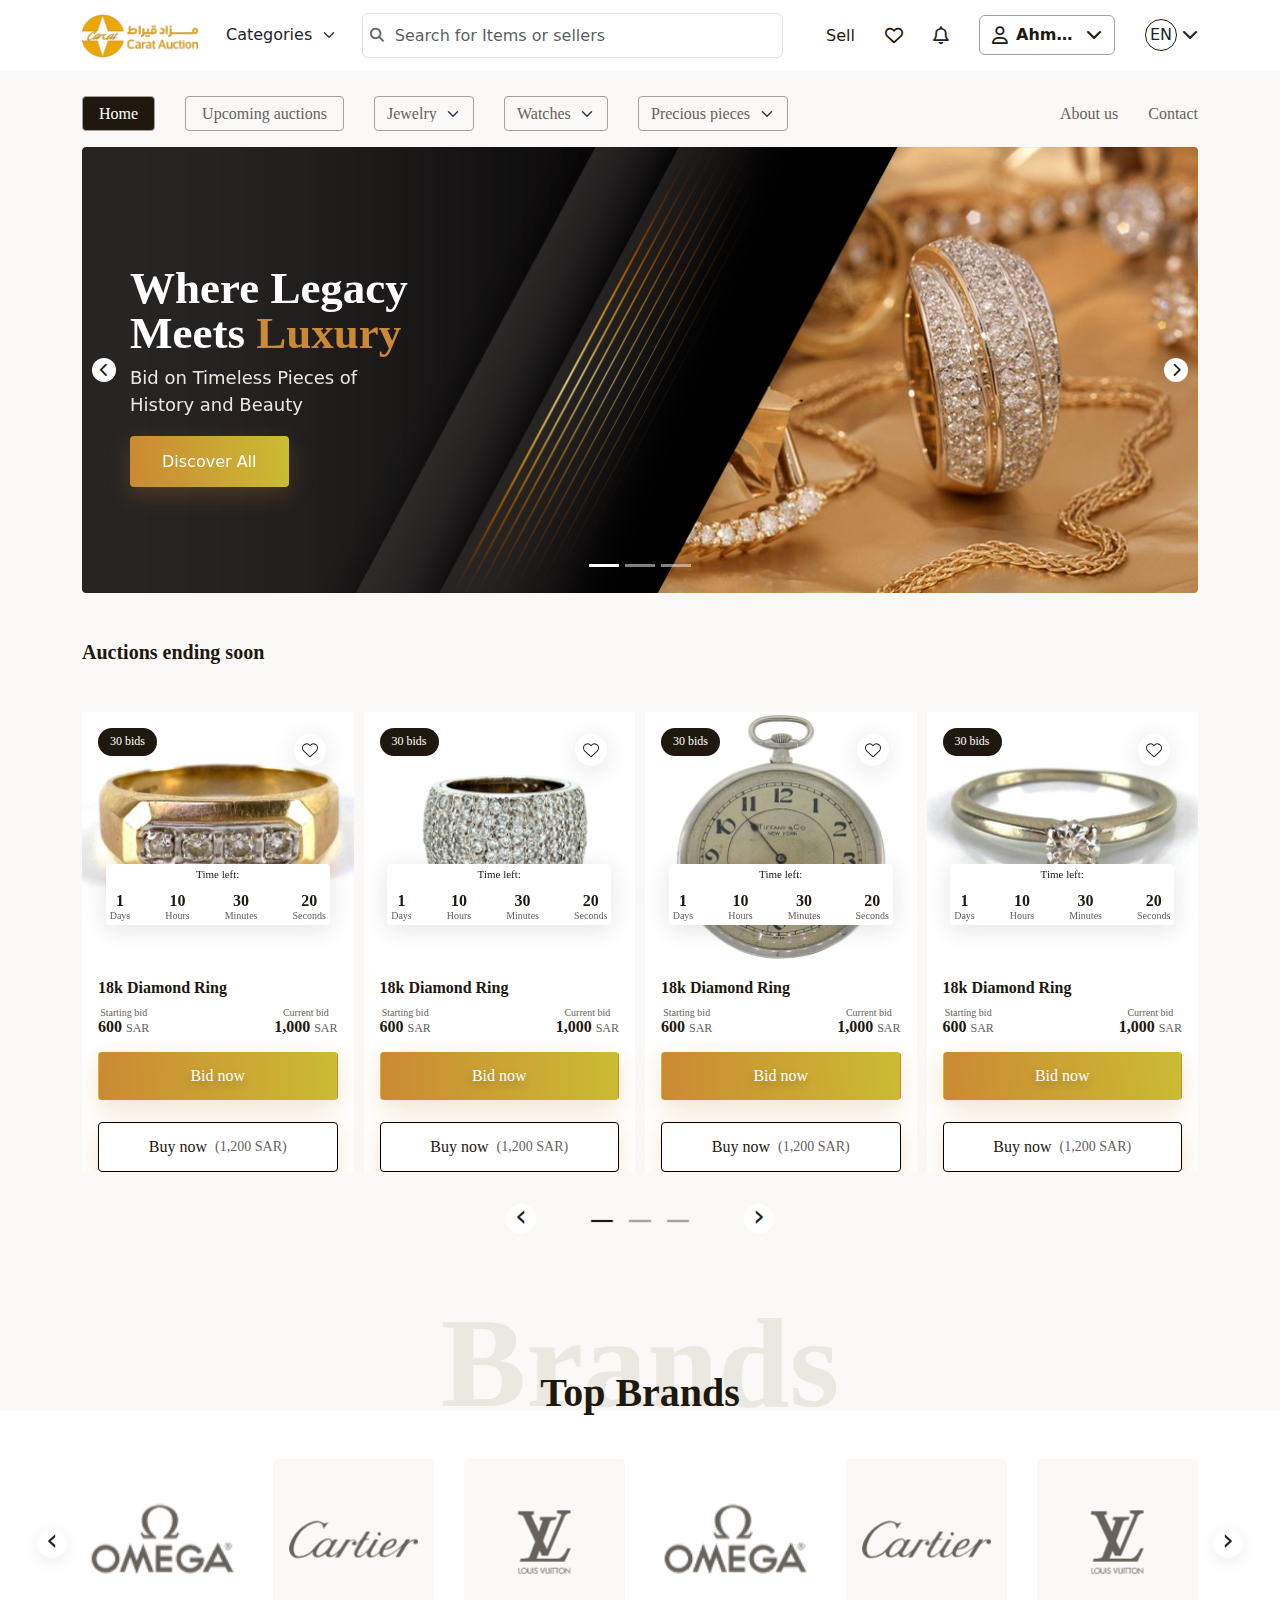
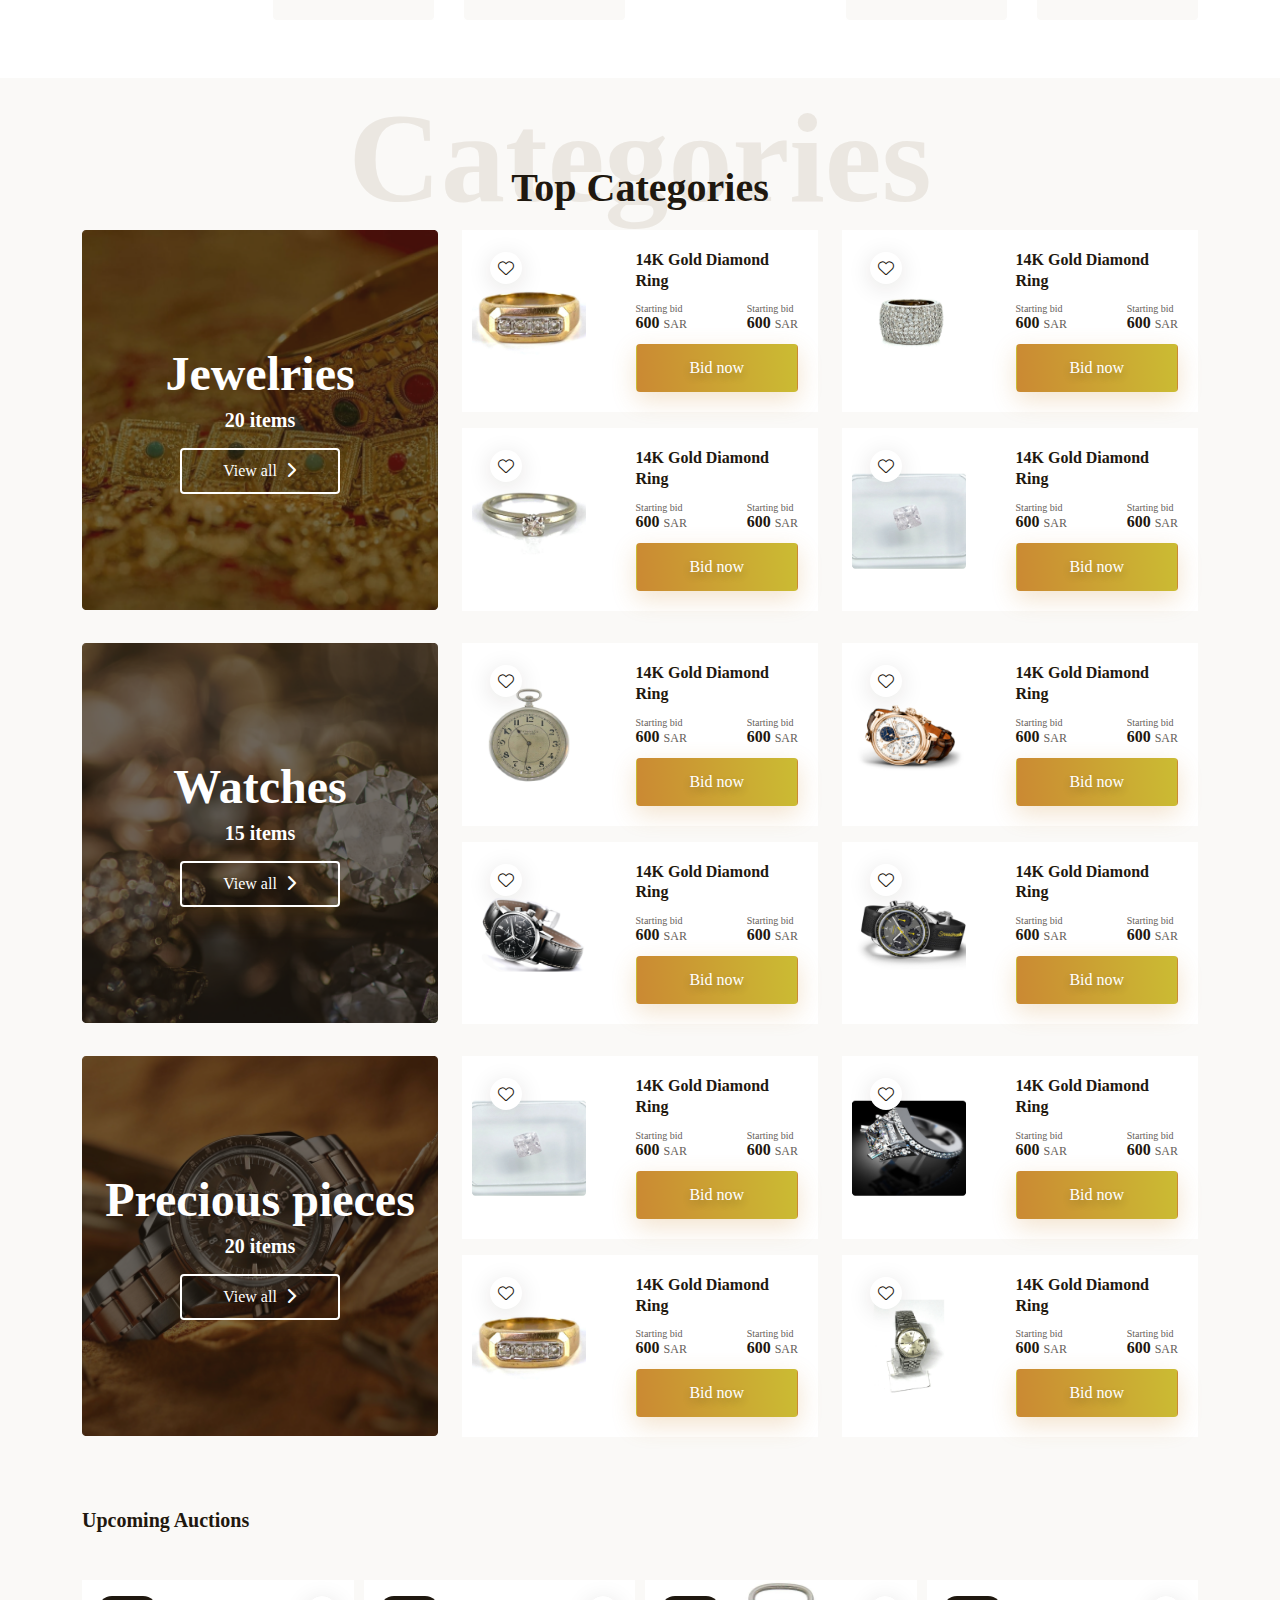
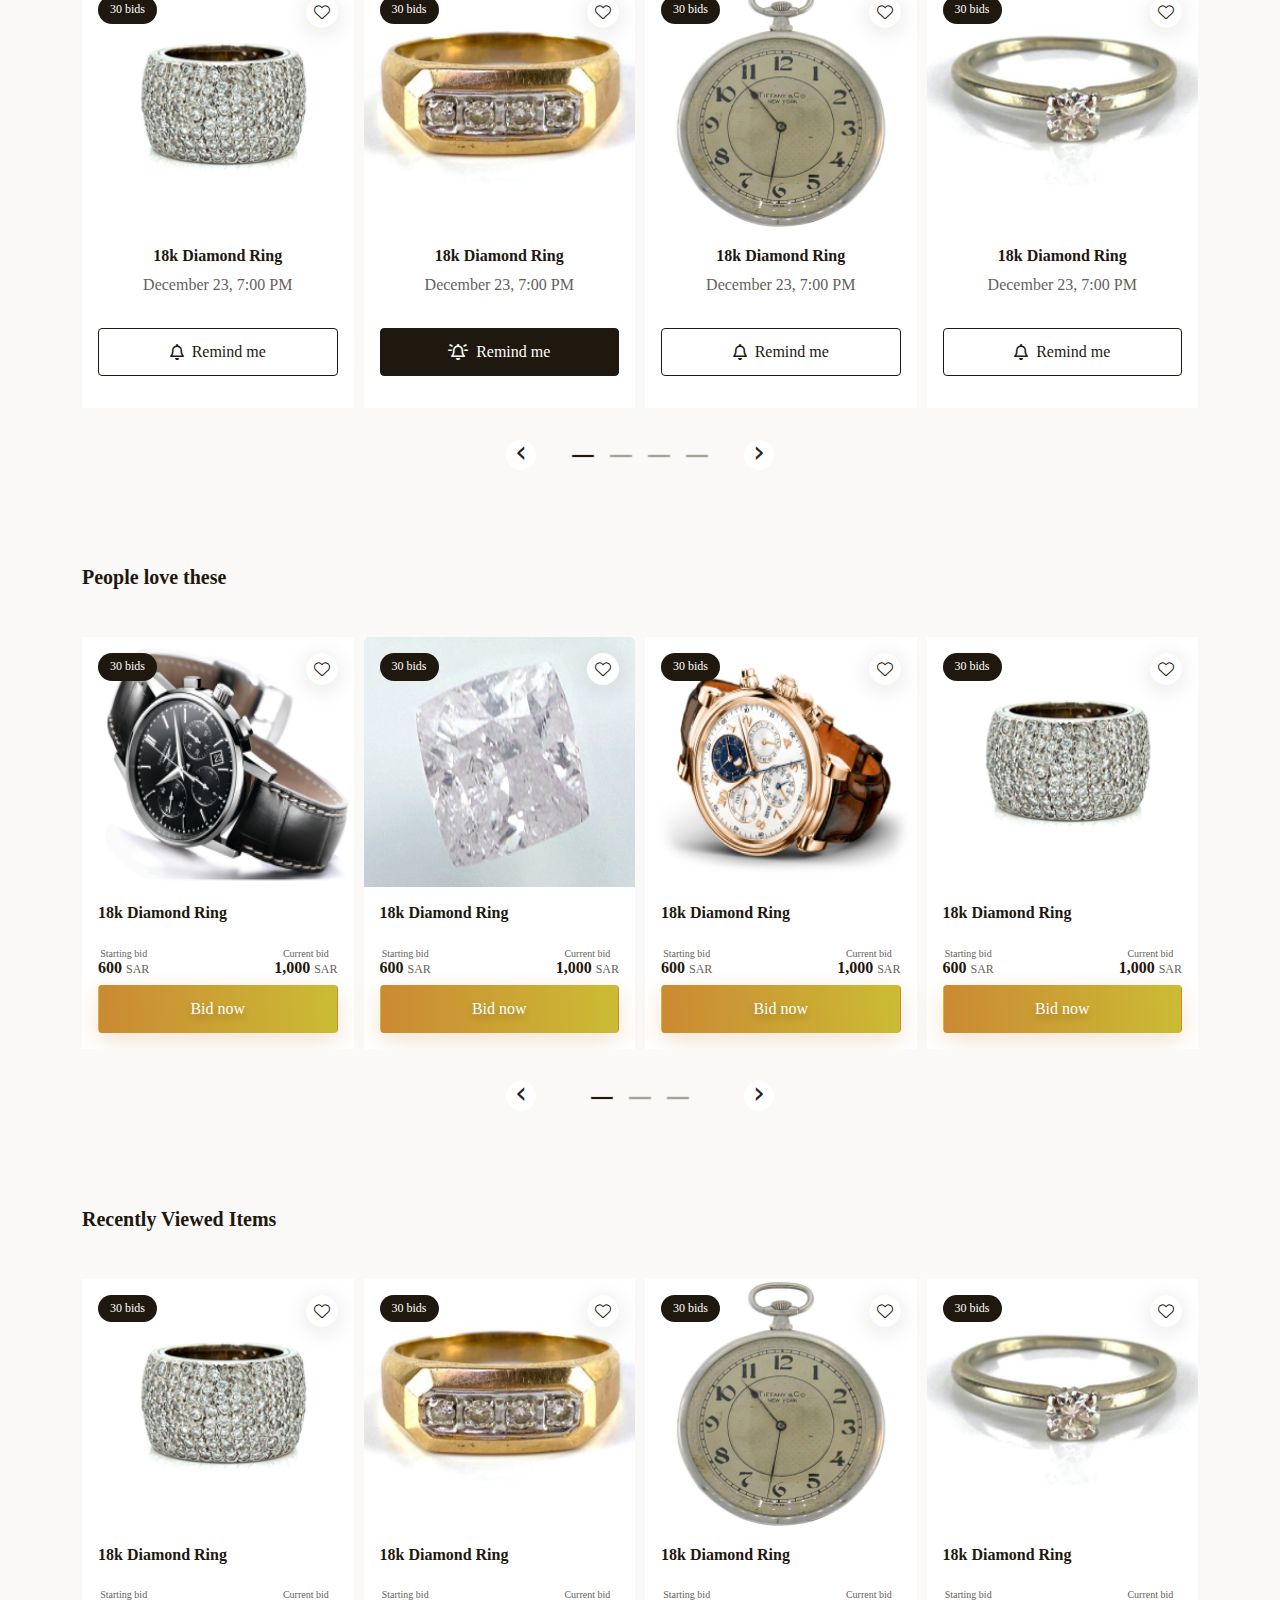
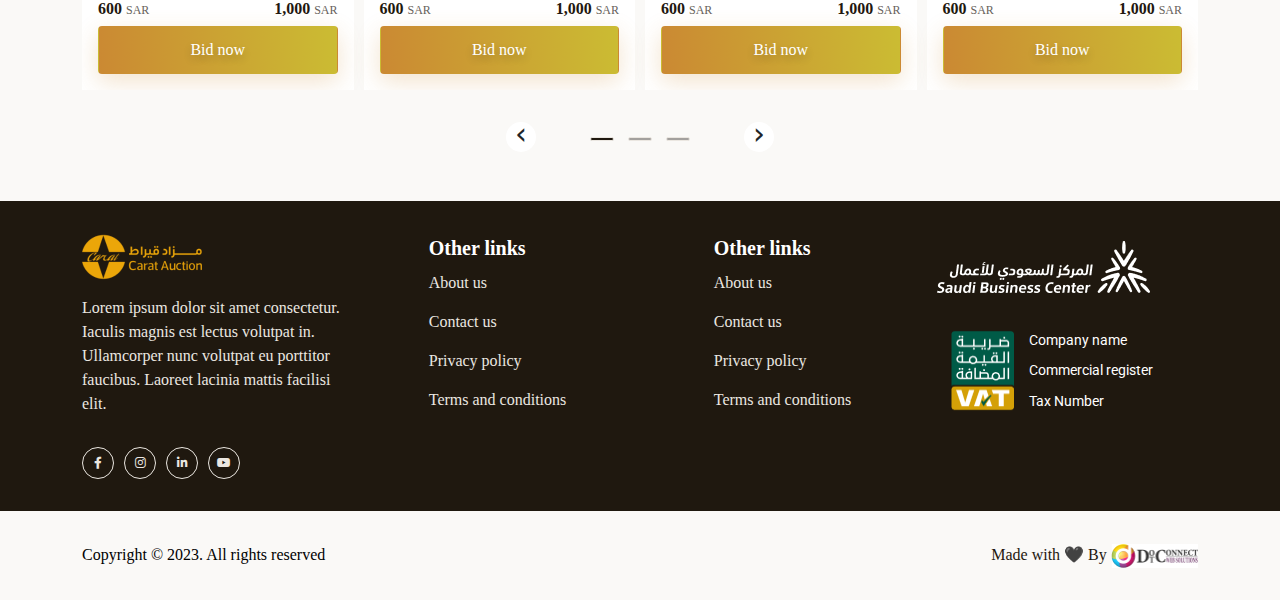
<file: index.html>
<!DOCTYPE html>
<html>

<head>

  <meta name="description"
    content="A website that sells all products, such as washing machines, refrigerators, computer screens, and mobile phones" />
  <meta name="keywords" content="ecommerce, shopping" />
  <meta name="author" content="Wazin" />
  <meta http-equiv="content-Type" content="text/html;charset=UTF-8" />
  <meta name="viewport" content="width=device-width, initial-scale=1.0" />
  <title>Wazin</title>
  <meta name="apple-mobile-web-app-status-bar-style" content="default" />
  <link rel="icon" href="images/test/hover-image-01.webp" type="" />

  <!-- ================================================== -->
  <!-- bootstrap -->
  <link rel="stylesheet" href="css/bootstrap.min.css" />

  <!-- ================================================== -->

  <!-- fontawesome -->
  <link rel="stylesheet" href="css/all.min.css" />

  <!-- ================================================== -->
  <link rel="stylesheet" href="css/swiper-bundle.min.css" />


  <!-- Link Swiper's CSS -->
  <link rel="stylesheet" href="css/owl.carousel.min.css" />
  <link rel="stylesheet" href="css/owl.theme.default.min.css" />
  <!-- ================================================== -->
  <!-- style css en & ar -->

  <!-- the compressed, production -->
  <link rel="stylesheet" href="css/style-en.css" />
  <!-- <link rel="stylesheet" href="css/style-ar.css" /> -->


  <!-- ================================================== -->

  <style>
    :root {
      /* --mainColor: #5d1be0; */
    }
  </style>
  <!-- ================================================== -->
</head>

<body>

    <!-- ================================================== -->
  <!-- navbar -->
  <nav class="">
    <div class="box-nav ">
      <div class="container">

        <div class="box-items-nav">
          <div class="d-flex gap-3 w-100">
            <div class="box-logo-nav">
              <a href="index.html">
                <img src="images/test/logo-nav.png" alt="" />
              </a>
            </div>

            <div class="d-flex align-items-center justify-content-center w-100">
              <div class="box-Categories-nav box-Categories-nav-1">
                <select class="form-select select-Categories" aria-label="Default select example">
                  <option selected>Categories</option>
                  <option value="1">One</option>
                  <option value="2">Two</option>
                  <option value="3">Three</option>
                </select>
              </div>
              <div class="box-Search-nav">
                <input type="text" class="form-control Search-nav" placeholder="Search for Items or sellers">
                <div class="icon-Search-nav"><i class="fa-solid fa-magnifying-glass"></i></div>
              </div>
            </div>
          </div>

          <div class="box-list-link-nav-1">
            <ul class="box-lists-ul">

              <li class="item-link Favorite">
                <a href="index.html"></a>
              </li>

              <li class="item-link">
                <a href="index.html">Sell</a>
              </li>


              <li class="item-link">
                <button type="button" data-bs-toggle="offcanvas" data-bs-target="#offcanvasNavbarHeart"
                  aria-controls="offcanvasNavbarHeart" aria-label="Toggle navigation" class="btn btn-heart">
                  <i class="fa-regular fa-heart"></i>
                  <div class="item-count hide item-count-nav"><span class="">5</span></div>
                </button>
              </li>

              <li class="item-link">
                <div class="box-Notices"><i class="fa-regular fa-bell"></i></div>
              </li>





              <!-- ------------------------------------------------------- -->

              <!-- <li class="item-link">
                <div class="box-Categories-nav box-Categories-nav-2">
                  <select class="form-select select-Categories" aria-label="Default select example">
                    <option selected>Categories</option>
                    <option value="1">One</option>
                    <option value="2">Two</option>
                    <option value="3">Three</option>
                  </select>
                </div>
              </li> -->

              <!-- ------------------------------------------------------- -->
              <!-- Sign in / Sign up -->
              <!-- <li class="item-link btn-buy-now box-button-Login-pc">
                <button type="button" data-bs-toggle="modal" data-bs-target="#logInModal" class="btn btn-Login">Sign in
                  / Sign up</button>
              </li> -->
              <!-- ------------------------------------------------------- -->

              <!-- ------------------------------------------------------- -->
              <!-- userName -->
              <li class="item-link">
                <div class="dropdown box-dropdown-userName">
                  <button class="btn btn-dropdown-userName" type="button" data-bs-toggle="dropdown"
                    aria-expanded="false">
                    <span class="icon-userName"><i class="fa-regular fa-user"></i></span>
                    <span class="userName">
                      Ahmed 
                    </span>
                    <span><i class="fa-solid fa-chevron-down"></i></span>
                  </button>
                  <ul class="dropdown-menu">
                    <li><a class="dropdown-item active" href="#"><span><i
                            class="fa-light fa-basket-shopping"></i></span> Orders</a></li>
                    <li><a class="dropdown-item" href="#"><span><i class="fa-light fa-gear"></i></span> Settings </a>
                    </li>
                    <li><a class="dropdown-item" href="#"> <span><i
                            class="fa-light fa-arrow-right-from-bracket"></i></span> Sign out</a></li>
                  </ul>
                </div>
              </li>
              <!-- ------------------------------------------------------- -->

              <!-- ------------------------------------------------------- -->
              <!-- language -->
              <li class="item-link">
                <div class="dropdown box-language-dropdown">
                  <button class="btn btn-dropdown-language" type="button" data-bs-toggle="dropdown"
                    aria-expanded="false">
                    <span class="text-language">EN</span>
                    <span class="icon-language"><i class="fa-solid fa-chevron-down"></i></span>
                  </button>
                  <ul class="dropdown-menu">
                    <li><a class="dropdown-item" href="#">EN</a></li>
                    <li><a class="dropdown-item" href="#">AR</a></li>
                  </ul>
                </div>
              </li>
              <!-- ------------------------------------------------------- -->

              <!-- ------------------------------------------------------- -->
              <li class="item-link btn-buy-now box-Search-nav-mo">
                <div class="Search-nav-mo">
                  <input type="text" class="form-control Search-nav" placeholder="Search for Items or sellers">
                  <div class="icon-Search-nav"><i class="fa-solid fa-magnifying-glass"></i></div>
                </div>
              </li>
            </ul>
          </div>
          <div class="box-menu">
            <div id="nav-icon2">
              <span></span>
              <span></span>
              <span></span>
              <span></span>
              <span></span>
              <span></span>
            </div>
          </div>
        </div>
      </div>
    </div>
  </nav>
  <!-- ================================================== -->

  <!-- ================================================================================================================= -->
  <!-- Log In Modal-->
  <section>
    <div class="box-Modal-LogIn">
      <div class="modal fade" id="logInModal" tabindex="-1" aria-labelledby="exampleModalLabel" aria-hidden="true">
        <div class="modal-dialog modal-dialog-centered modal-dialog-LogIn">
          <div class="modal-content">
            <div class="modal-body">
              <!-- phone -->
              <div class="box-phone-login">

                <div class="d-flex flex-column gap-4">

                  <div class="d-flex align-items-center justify-content-between">
                    <span>Sign in or create an account</span>
                    <div class="box-close-modal">
                      <button type="button" class="btn-close" data-bs-dismiss="modal" aria-label="Close"></button>
                    </div>
                  </div>
                  <h3>Welcome back!</h3>
                  <form action="">
                    <label for="input-phone" class="form-label label-phone">Phone number</label>
                    <input type="tel" class="form-control input-phone" id="input-phone" placeholder="">
                    <button type="button" class="btn btn-LogIn-Modal" id="btnLogIn">Sign in</button>
                  </form>

                </div>
              </div>
              <!-- otp -->
              <div class="box-otp-login">

                <div class="row align-items-center">

                  <div class="col-xxl-12 col-xl-12 col-lg-12 col-md-12 col-sm-12">
                    <div class="d-flex align-items-center justify-content-between">
                      <div class="box-back-Phone-code">
                        <button class="btn btn-back-Phone"> <i class="fa-solid fa-arrow-left"></i></button>
                        <span>Verification code</span>
                      </div>
                      <div class="box-close-modal">
                        <button type="button" class="btn-close" data-bs-dismiss="modal" aria-label="Close"></button>
                      </div>
                    </div>


                    <form action="">
                      <p>Enter the code that sent to</p>
                      <div class="phone-in-otp">+966 597 556 153</div>

                      <input type="tel" class="form-control input-phone" id="input-phone" placeholder="">
                      <div class="d-flex align-items-center justify-content-center flex-column">

                        <button class="btn btn-Continue-OTP">Continue</button>
                        <button class="btn btn-Resend-OTP">Resend code</button>
                      </div>
                    </form>
                  </div>
                </div>
              </div>
            </div>
          </div>
        </div>
      </div>
    </div>
  </section>
  <!-- ================================================================================================================= -->

  <!-- ===================================================================================================== -->
  <!-- Favorite -->
  <aside>
    <div class="offcanvas box-aside-heart offcanvas-end" tabindex="-1" id="offcanvasNavbarHeart"
      aria-labelledby="offcanvasNavbarHeartLabel">
      <div class="offcanvas-header">
        <h2 class="offcanvas-title" id="offcanvasNavbarHeartLabel">
          Favorite
        </h2>
        <button type="button" class="btn-close-cart btn" data-bs-dismiss="offcanvas" aria-label="Close">
          close
        </button>
      </div>
      <hr />
      <div class="offcanvas-body offcanvas-body-Favorites">


        <!-- ========================================== -->
        <!-- TODO:dynamic product id -->
        <!-- code php -->

        <div class="box-all-item-heart">
          <!-- <div class="box-aside-cart-img-Quantity-trash-border ">
            <div class="box-aside-cart-img-Quantity-trash">
  
              <div class="d-flex gap-2 align-items-center">
                <div class="box-img-aside-heart">
                  <img src="images/test/Categories-1.png" alt="">
                </div>
                <div>
                  <h3>18k Diamond Ring</h3>
                </div>
              </div>
              <div>
                <button class="btn btn-delete">
                  <i class="fa-solid fa-trash"></i>
                </button>
              </div>
            </div>
          </div>
          <div class="box-aside-cart-img-Quantity-trash-border ">
            <div class="box-aside-cart-img-Quantity-trash">
  
              <div class="d-flex gap-2 align-items-center">
                <div class="box-img-aside-heart">
                  <img src="images/test/Categories-1.png" alt="">
                </div>
                <div>
                  <h3>18k Diamond Ring</h3>
                </div>
              </div>
              <div>
                <button class="btn btn-delete">
                  <i class="fa-solid fa-trash"></i>
                </button>
              </div>
            </div>
          </div> -->
        </div>
        <!-- ============================================ -->
      </div>
    </div>
  </aside>
  <!-- ===================================================================================================== -->

  <!-- ================================================== -->
  <!-- nav-2 -->
  <nav>
    <div class="container box-pc-mo-nav-2">
      <div class="nav-pc">
        <div class="box-all-item-1-2">
          <div class="box-item-1-nav-2 py-3">
            <div class="item-link-nav-2">
              <a class="link-nav-2-home-Upcoming link-nav-2 active-nav-2" href="index.html">Home</a>
            </div>

            <div class="box-Upcoming-auctions">
              <a href="Upcoming-Auctions.html" class="link-nav-2-home-Upcoming  link-nav-2">Upcoming auctions</a>
            </div>
            <div>
              <select class="form-select select-nav-2" aria-label="Default select example">
                <option selected>Jewelry</option>
                <option value="1">One</option>
                <option value="2">Two</option>
                <option value="3">Three</option>
              </select>
            </div>
            <div>
              <select class="form-select select-nav-2" aria-label="Default select example">
                <option selected>Watches</option>
                <option value="1">One</option>
                <option value="2">Two</option>
                <option value="3">Three</option>
              </select>
            </div>
            <div>
              <select class="form-select select-nav-2" aria-label="Default select example">
                <option selected>Precious pieces</option>
                <option value="1">One</option>
                <option value="2">Two</option>
                <option value="3">Three</option>
              </select>
            </div>
          </div>

          <div class=" box-item-2-nav-2">
            <div>
              <div class="item-link-nav-2">
                <a class="link-nav-2" href="">About us</a>
              </div>
            </div>
            <div>
              <div class="item-link-nav-2">
                <a class="link-nav-2" href="">Contact</a>
              </div>
            </div>
          </div>
        </div>
      </div>

      <div class="nav-mo">
        <div class="box-all-item-1-2 ">
          <div class="d-flex justify-content-between align-items-center my-3">
            <div class="box-item-1-nav-2">
              <div class="item-link-nav-2">
                <a class="link-nav-2 active-nav-2" href="">Home</a>
              </div>

              <div>
                <div class="item-link-nav-2">
                  <a class="link-nav-2" href="">About us</a>
                </div>
              </div>
              <div>
                <div class="item-link-nav-2">
                  <a class="link-nav-2" href="">Contact</a>
                </div>
              </div>
            </div>
            <div class="d-flex gap-3 align-items-center">
              <div class="box-Upcoming-auctions">
                <a href="Upcoming-Auctions.html" class="link-nav-2-home-Upcoming link-nav-2">Upcoming auctions</a>
              </div>
              <div class="item-link btn-buy-now box-button-Login-mo">
                <button type="button" data-bs-toggle="modal" data-bs-target="#logInModal" class="btn btn-Login"><i
                    class="fa-solid fa-user"></i></button>
              </div>
            </div>
          </div>

          <div class=" box-item-2-nav-2  mb-3">
            <div>
              <select class="form-select select-nav-2" aria-label="Default select example">
                <option selected>Jewelry</option>
                <option value="1">One</option>
                <option value="2">Two</option>
                <option value="3">Three</option>
              </select>
            </div>
            <div>
              <select class="form-select select-nav-2" aria-label="Default select example">
                <option selected>Watches</option>
                <option value="1">One</option>
                <option value="2">Two</option>
                <option value="3">Three</option>
              </select>
            </div>
            <div>
              <select class="form-select select-nav-2" aria-label="Default select example">
                <option selected>Precious pieces</option>
                <option value="1">One</option>
                <option value="2">Two</option>
                <option value="3">Three</option>
              </select>
            </div>
          </div>
        </div>
      </div>
    </div>
  </nav>
  <!-- ================================================== -->



  <!-- ================================================== -->
  <!-- header-Slider -->
  <header>
    <div class="box-header">
      <div class="container">
        <div id="carouselExampleIndicators" class="carousel slide">
          <div class="carousel-indicators">
            <button type="button" data-bs-target="#carouselExampleIndicators" data-bs-slide-to="0" class="active"
              aria-current="true" aria-label="Slide 1"></button>
            <button type="button" data-bs-target="#carouselExampleIndicators" data-bs-slide-to="1"
              aria-label="Slide 2"></button>
            <button type="button" data-bs-target="#carouselExampleIndicators" data-bs-slide-to="2"
              aria-label="Slide 3"></button>
          </div>
          <div class="carousel-inner">
            <div class="carousel-item active">
              <img src="images/test/header-img.png" class="d-block w-100" alt="...">

              <div class="box-text-carousel-item">
                <div class="d-flex align-items-center h-100">
                  <div>
                    <h1>Where Legacy Meets <span>Luxury</span></h1>
                    <p>Bid on Timeless Pieces of History and Beauty</p>
                    <div class="pt-3"><a class="link-Discover" href="#">Discover All</a></div>
                  </div>
                </div>
              </div>
            </div>
            <div class="carousel-item">
              <img src="images/test/header-img.png" class="d-block w-100" alt="...">
              <div class="box-text-carousel-item">
                <div class="d-flex align-items-center h-100">
                  <div>
                    <h1>Where Legacy Meets <span>Luxury</span></h1>
                    <p>Bid on Timeless Pieces of History and Beauty</p>
                    <div class="pt-3"><a class="link-Discover" href="#">Discover All</a></div>
                  </div>
                </div>
              </div>
            </div>
            <div class="carousel-item">
              <img src="images/test/header-img.png" class="d-block w-100" alt="...">
              <div class="box-text-carousel-item">
                <div class="d-flex align-items-center h-100">
                  <div>
                    <h1>Where Legacy Meets <span>Luxury</span></h1>
                    <p>Bid on Timeless Pieces of History and Beauty</p>
                    <div class="pt-3"><a class="link-Discover" href="#">Discover All</a></div>
                  </div>
                </div>
              </div>
            </div>
          </div>
          <button class="carousel-control-prev" type="button" data-bs-target="#carouselExampleIndicators"
            data-bs-slide="prev">
            <span aria-hidden="true"><i class="fa-solid fa-chevron-left"></i></span>
            <span class="visually-hidden">Previous</span>
          </button>
          <button class="carousel-control-next" type="button" data-bs-target="#carouselExampleIndicators"
            data-bs-slide="next">
            <span aria-hidden="true"><i class="fa-solid fa-chevron-right"></i></span>
            <span class="visually-hidden">Next</span>
          </button>
        </div>
      </div>
    </div>
  </header>
  <!-- ================================================== -->
  <!-- ================================================== -->

  <section>
    <div class="py-5">
      <div class="container">
        <div class="box-head-Auctions">
          <h2>Auctions ending soon</h2>
        </div>

        <div class="box-item-Auctions">
          <div class="owl-carousel owl-product owl-theme">
            <div class="item item-data" data-product-id="1">
              <div class="product-item product-Bid-now-pris">
                <a href="Product-Details.html">
                  <div class="img-product img-data">
                    <img src="images/test/Rectangle2.png" alt="">
                  </div>
                </a>
                <div class="product-item-text">
                  <div>
                    <div class="bids">30 bids</div>
                  </div>
                  <div>
                    <button class="btn product-Favorite btn-Favorite-data"></button>
                  </div>
                  <div class="box-product-Time">
                    <div class="">
                      <h5>Time left:</h5>
                    </div>
                    <ul class="box-Time">
                      <li class="">
                        <h6>1</h6>
                        <div class="text-time">Days</div>
                      </li>
                      <li class="">
                        <h6>10</h6>
                        <div class="text-time">Hours</div>
                      </li>
                      <li class="">
                        <h6>30</h6>
                        <div class="text-time">Minutes</div>
                      </li>
                      <li class="">
                        <h6>20</h6>
                        <div class="text-time">Seconds</div>
                      </li>
                    </ul>
                  </div>
                  <h3 class="titel-product">18k Diamond Ring</h3>
                  <div class="d-flex align-items-center justify-content-between my-2">
                    <div class="box-Starting">
                      <div class="item-Starting">Starting bid</div>
                      <h4>600 <span>SAR</span></h4>
                    </div>
                    <div class="box-Current">
                      <div class="item-Current">Current bid</div>
                      <h4>1,000 <span>SAR</span></h4>
                    </div>
                  </div>
                  <div class="box-btn-now-1">
                    <button class=" btn btn-bid-now">Bid now</button><!-- d-none -->
                  </div>
                  <div class="box-btn-Buy-now box-btn-now-1">
                    <button class="btn btn-Buy-now">Buy now <span>(1,200 SAR)</span></button><!-- d-none -->
                  </div>
                </div>
              </div>
            </div>
            <div class="item item-data" data-product-id="2">
              <div class="product-item product-Bid-now-pris">

                <a href="Product-Details.html">
                  <div class="img-product img-data">
                    <img src="images/test/Rectangle1.png" alt="">
                  </div>
                </a>
                <div class="product-item-text">
                  <div>
                    <div class="bids">30 bids</div>
                  </div>
                  <div>
                    <button class="btn product-Favorite btn-Favorite-data"></button>
                  </div>
                  <div class="box-product-Time">
                    <div class="">
                      <h5>Time left:</h5>
                    </div>
                    <ul class="box-Time">
                      <li class="">
                        <h6>1</h6>
                        <div class="text-time">Days</div>
                      </li>
                      <li class="">
                        <h6>10</h6>
                        <div class="text-time">Hours</div>
                      </li>
                      <li class="">
                        <h6>30</h6>
                        <div class="text-time">Minutes</div>
                      </li>
                      <li class="">
                        <h6>20</h6>
                        <div class="text-time">Seconds</div>
                      </li>
                    </ul>
                  </div>
                  <h3 class="titel-product">18k Diamond Ring</h3>
                  <div class="d-flex align-items-center justify-content-between my-2">
                    <div class="box-Starting">
                      <div class="item-Starting">Starting bid</div>
                      <h4>600 <span>SAR</span></h4>
                    </div>
                    <div class="box-Current">
                      <div class="item-Current">Current bid</div>
                      <h4>1,000 <span>SAR</span></h4>
                    </div>
                  </div>

                  <div class="box-btn-now-1">
                    <button class="btn btn-bid-now">Bid now</button>
                  </div>

                  <div class="box-btn-Buy-now box-btn-now-1">
                    <button class="btn btn-Buy-now">Buy now <span>(1,200 SAR)</span></button>
                  </div>

                </div>
              </div>
            </div>
            <div class="item item-data" data-product-id="3">
              <div class="product-item product-Bid-now-pris">

                <a href="Product-Details.html">
                  <div class="img-product img-data">
                    <img src="images/test/Rectangle3.png" alt="">
                  </div>
                </a>
                <div class="product-item-text">
                  <div>
                    <div class="bids">30 bids</div>
                  </div>
                  <div>
                    <button class="btn product-Favorite btn-Favorite-data"></button>
                  </div>
                  <div class="box-product-Time">
                    <div class="">
                      <h5>Time left:</h5>
                    </div>
                    <ul class="box-Time">
                      <li class="">
                        <h6>1</h6>
                        <div class="text-time">Days</div>
                      </li>
                      <li class="">
                        <h6>10</h6>
                        <div class="text-time">Hours</div>
                      </li>
                      <li class="">
                        <h6>30</h6>
                        <div class="text-time">Minutes</div>
                      </li>
                      <li class="">
                        <h6>20</h6>
                        <div class="text-time">Seconds</div>
                      </li>
                    </ul>
                  </div>
                  <h3 class="titel-product">18k Diamond Ring</h3>
                  <div class="d-flex align-items-center justify-content-between my-2">
                    <div class="box-Starting">
                      <div class="item-Starting">Starting bid</div>
                      <h4>600 <span>SAR</span></h4>
                    </div>
                    <div class="box-Current">
                      <div class="item-Current">Current bid</div>
                      <h4>1,000 <span>SAR</span></h4>
                    </div>
                  </div>

                  <div class="box-btn-now-1">
                    <button class="btn btn-bid-now">Bid now</button>
                  </div>

                  <div class="box-btn-Buy-now box-btn-now-1">
                    <button class="btn btn-Buy-now">Buy now <span>(1,200 SAR)</span></button>
                  </div>

                </div>
              </div>
            </div>
            <div class="item item-data" data-product-id="4">
              <div class="product-item product-Bid-now-pris">

                <a href="Product-Details.html">
                  <div class="img-product img-data">
                    <img src="images/test/Rectangle4.png" alt="">
                  </div>
                </a>
                <div class="product-item-text">
                  <div>
                    <div class="bids">30 bids</div>
                  </div>
                  <div>
                    <button class="btn product-Favorite btn-Favorite-data"></button>
                  </div>
                  <div class="box-product-Time">
                    <div class="">
                      <h5>Time left:</h5>
                    </div>
                    <ul class="box-Time">
                      <li class="">
                        <h6>1</h6>
                        <div class="text-time">Days</div>
                      </li>
                      <li class="">
                        <h6>10</h6>
                        <div class="text-time">Hours</div>
                      </li>
                      <li class="">
                        <h6>30</h6>
                        <div class="text-time">Minutes</div>
                      </li>
                      <li class="">
                        <h6>20</h6>
                        <div class="text-time">Seconds</div>
                      </li>
                    </ul>
                  </div>
                  <h3 class="titel-product">18k Diamond Ring</h3>
                  <div class="d-flex align-items-center justify-content-between my-2">
                    <div class="box-Starting">
                      <div class="item-Starting">Starting bid</div>
                      <h4>600 <span>SAR</span></h4>
                    </div>
                    <div class="box-Current">
                      <div class="item-Current">Current bid</div>
                      <h4>1,000 <span>SAR</span></h4>
                    </div>
                  </div>

                  <div class="box-btn-now-1">
                    <button class="btn btn-bid-now">Bid now</button>
                  </div>

                  <div class="box-btn-Buy-now box-btn-now-1">
                    <button class="btn btn-Buy-now">Buy now <span>(1,200 SAR)</span></button>
                  </div>

                </div>
              </div>
            </div>
            <div class="item item-data" data-product-id="5">
              <div class="product-item product-Bid-now-pris">
                <a href="Product-Details.html">
                  <div class="img-product img-data">
                    <img src="images/test/Rectangle2.png" alt="">
                  </div>
                </a>
                <div class="product-item-text">
                  <div>
                    <div class="bids">30 bids</div>
                  </div>
                  <div>
                    <button class="btn product-Favorite btn-Favorite-data"></button>
                  </div>
                  <div class="box-product-Time">
                    <div class="">
                      <h5>Time left:</h5>
                    </div>
                    <ul class="box-Time">
                      <li class="">
                        <h6>1</h6>
                        <div class="text-time">Days</div>
                      </li>
                      <li class="">
                        <h6>10</h6>
                        <div class="text-time">Hours</div>
                      </li>
                      <li class="">
                        <h6>30</h6>
                        <div class="text-time">Minutes</div>
                      </li>
                      <li class="">
                        <h6>20</h6>
                        <div class="text-time">Seconds</div>
                      </li>
                    </ul>
                  </div>
                  <h3 class="titel-product">18k Diamond Ring</h3>
                  <div class="d-flex align-items-center justify-content-between my-2">
                    <div class="box-Starting">
                      <div class="item-Starting">Starting bid</div>
                      <h4>600 <span>SAR</span></h4>
                    </div>
                    <div class="box-Current">
                      <div class="item-Current">Current bid</div>
                      <h4>1,000 <span>SAR</span></h4>
                    </div>
                  </div>

                  <div class="box-btn-now-1">
                    <button class=" btn btn-bid-now">Bid now</button><!-- d-none -->
                  </div>

                  <div class="box-btn-Buy-now box-btn-now-1">
                    <button class="btn btn-Buy-now">Buy now <span>(1,200 SAR)</span></button><!-- d-none -->
                  </div>

                </div>
              </div>
            </div>
            <div class="item item-data" data-product-id="6">
              <div class="product-item product-Bid-now-pris">

                <a href="Product-Details.html">
                  <div class="img-product img-data">
                    <img src="images/test/Rectangle1.png" alt="">
                  </div>
                </a>
                <div class="product-item-text">
                  <div>
                    <div class="bids">30 bids</div>
                  </div>
                  <div>
                    <button class="btn product-Favorite btn-Favorite-data"></button>
                  </div>
                  <div class="box-product-Time">
                    <div class="">
                      <h5>Time left:</h5>
                    </div>
                    <ul class="box-Time">
                      <li class="">
                        <h6>1</h6>
                        <div class="text-time">Days</div>
                      </li>
                      <li class="">
                        <h6>10</h6>
                        <div class="text-time">Hours</div>
                      </li>
                      <li class="">
                        <h6>30</h6>
                        <div class="text-time">Minutes</div>
                      </li>
                      <li class="">
                        <h6>20</h6>
                        <div class="text-time">Seconds</div>
                      </li>
                    </ul>
                  </div>
                  <h3 class="titel-product">18k Diamond Ring</h3>
                  <div class="d-flex align-items-center justify-content-between my-2">
                    <div class="box-Starting">
                      <div class="item-Starting">Starting bid</div>
                      <h4>600 <span>SAR</span></h4>
                    </div>
                    <div class="box-Current">
                      <div class="item-Current">Current bid</div>
                      <h4>1,000 <span>SAR</span></h4>
                    </div>
                  </div>

                  <div class="box-btn-now-1">
                    <button class="btn btn-bid-now">Bid now</button>
                  </div>

                  <div class="box-btn-Buy-now box-btn-now-1">
                    <button class="btn btn-Buy-now">Buy now <span>(1,200 SAR)</span></button>
                  </div>

                </div>
              </div>
            </div>
            <div class="item item-data" data-product-id="7">
              <div class="product-item product-Bid-now-pris">

                <a href="Product-Details.html">
                  <div class="img-product img-data">
                    <img src="images/test/Rectangle3.png" alt="">
                  </div>
                </a>
                <div class="product-item-text">
                  <div>
                    <div class="bids">30 bids</div>
                  </div>
                  <div>
                    <button class="btn product-Favorite btn-Favorite-data"></button>
                  </div>
                  <div class="box-product-Time">
                    <div class="">
                      <h5>Time left:</h5>
                    </div>
                    <ul class="box-Time">
                      <li class="">
                        <h6>1</h6>
                        <div class="text-time">Days</div>
                      </li>
                      <li class="">
                        <h6>10</h6>
                        <div class="text-time">Hours</div>
                      </li>
                      <li class="">
                        <h6>30</h6>
                        <div class="text-time">Minutes</div>
                      </li>
                      <li class="">
                        <h6>20</h6>
                        <div class="text-time">Seconds</div>
                      </li>
                    </ul>
                  </div>
                  <h3 class="titel-product">18k Diamond Ring</h3>
                  <div class="d-flex align-items-center justify-content-between my-2">
                    <div class="box-Starting">
                      <div class="item-Starting">Starting bid</div>
                      <h4>600 <span>SAR</span></h4>
                    </div>
                    <div class="box-Current">
                      <div class="item-Current">Current bid</div>
                      <h4>1,000 <span>SAR</span></h4>
                    </div>
                  </div>

                  <div class="box-btn-now-1">
                    <button class="btn btn-bid-now">Bid now</button>
                  </div>

                  <div class="box-btn-Buy-now box-btn-now-1">
                    <button class="btn btn-Buy-now">Buy now <span>(1,200 SAR)</span></button>
                  </div>

                </div>
              </div>
            </div>
            <div class="item item-data" data-product-id="8">
              <div class="product-item product-Bid-now-pris">

                <a href="Product-Details.html">
                  <div class="img-product img-data">
                    <img src="images/test/Rectangle4.png" alt="">
                  </div>
                </a>
                <div class="product-item-text">
                  <div>
                    <div class="bids">30 bids</div>
                  </div>
                  <div>
                    <button class="btn product-Favorite btn-Favorite-data"></button>
                  </div>
                  <div class="box-product-Time">
                    <div class="">
                      <h5>Time left:</h5>
                    </div>
                    <ul class="box-Time">
                      <li class="">
                        <h6>1</h6>
                        <div class="text-time">Days</div>
                      </li>
                      <li class="">
                        <h6>10</h6>
                        <div class="text-time">Hours</div>
                      </li>
                      <li class="">
                        <h6>30</h6>
                        <div class="text-time">Minutes</div>
                      </li>
                      <li class="">
                        <h6>20</h6>
                        <div class="text-time">Seconds</div>
                      </li>
                    </ul>
                  </div>
                  <h3 class="titel-product">18k Diamond Ring</h3>
                  <div class="d-flex align-items-center justify-content-between my-2">
                    <div class="box-Starting">
                      <div class="item-Starting">Starting bid</div>
                      <h4>600 <span>SAR</span></h4>
                    </div>
                    <div class="box-Current">
                      <div class="item-Current">Current bid</div>
                      <h4>1,000 <span>SAR</span></h4>
                    </div>
                  </div>

                  <div class="box-btn-now-1">
                    <button class="btn btn-bid-now">Bid now</button>
                  </div>

                  <div class="box-btn-Buy-now box-btn-now-1">
                    <button class="btn btn-Buy-now">Buy now <span>(1,200 SAR)</span></button>
                  </div>

                </div>
              </div>
            </div>
            <div class="item item-data" data-product-id="9">
              <div class="product-item product-Bid-now-pris">
                <a href="Product-Details.html">
                  <div class="img-product img-data">
                    <img src="images/test/Rectangle2.png" alt="">
                  </div>
                </a>
                <div class="product-item-text">
                  <div>
                    <div class="bids">30 bids</div>
                  </div>
                  <div>
                    <button class="btn product-Favorite btn-Favorite-data"></button>
                  </div>
                  <div class="box-product-Time">
                    <div class="">
                      <h5>Time left:</h5>
                    </div>
                    <ul class="box-Time">
                      <li class="">
                        <h6>1</h6>
                        <div class="text-time">Days</div>
                      </li>
                      <li class="">
                        <h6>10</h6>
                        <div class="text-time">Hours</div>
                      </li>
                      <li class="">
                        <h6>30</h6>
                        <div class="text-time">Minutes</div>
                      </li>
                      <li class="">
                        <h6>20</h6>
                        <div class="text-time">Seconds</div>
                      </li>
                    </ul>
                  </div>
                  <h3 class="titel-product">18k Diamond Ring</h3>
                  <div class="d-flex align-items-center justify-content-between my-2">
                    <div class="box-Starting">
                      <div class="item-Starting">Starting bid</div>
                      <h4>600 <span>SAR</span></h4>
                    </div>
                    <div class="box-Current">
                      <div class="item-Current">Current bid</div>
                      <h4>1,000 <span>SAR</span></h4>
                    </div>
                  </div>

                  <div class="box-btn-now-1">
                    <button class=" btn btn-bid-now">Bid now</button><!-- d-none -->
                  </div>

                  <div class="box-btn-Buy-now box-btn-now-1">
                    <button class="btn btn-Buy-now">Buy now <span>(1,200 SAR)</span></button><!-- d-none -->
                  </div>

                </div>
              </div>
            </div>
            <div class="item item-data" data-product-id="10">
              <div class="product-item product-Bid-now-pris">

                <a href="Product-Details.html">
                  <div class="img-product img-data">
                    <img src="images/test/Rectangle1.png" alt="">
                  </div>
                </a>
                <div class="product-item-text">
                  <div>
                    <div class="bids">30 bids</div>
                  </div>
                  <div>
                    <button class="btn product-Favorite btn-Favorite-data"></button>
                  </div>
                  <div class="box-product-Time">
                    <div class="">
                      <h5>Time left:</h5>
                    </div>
                    <ul class="box-Time">
                      <li class="">
                        <h6>1</h6>
                        <div class="text-time">Days</div>
                      </li>
                      <li class="">
                        <h6>10</h6>
                        <div class="text-time">Hours</div>
                      </li>
                      <li class="">
                        <h6>30</h6>
                        <div class="text-time">Minutes</div>
                      </li>
                      <li class="">
                        <h6>20</h6>
                        <div class="text-time">Seconds</div>
                      </li>
                    </ul>
                  </div>
                  <h3 class="titel-product">18k Diamond Ring</h3>
                  <div class="d-flex align-items-center justify-content-between my-2">
                    <div class="box-Starting">
                      <div class="item-Starting">Starting bid</div>
                      <h4>600 <span>SAR</span></h4>
                    </div>
                    <div class="box-Current">
                      <div class="item-Current">Current bid</div>
                      <h4>1,000 <span>SAR</span></h4>
                    </div>
                  </div>

                  <div class="box-btn-now-1">
                    <button class="btn btn-bid-now">Bid now</button>
                  </div>

                  <div class="box-btn-Buy-now box-btn-now-1">
                    <button class="btn btn-Buy-now">Buy now <span>(1,200 SAR)</span></button>
                  </div>

                </div>
              </div>
            </div>
            <div class="item item-data" data-product-id="11">
              <div class="product-item product-Bid-now-pris">

                <a href="Product-Details.html">
                  <div class="img-product img-data">
                    <img src="images/test/Rectangle3.png" alt="">
                  </div>
                </a>
                <div class="product-item-text">
                  <div>
                    <div class="bids">30 bids</div>
                  </div>
                  <div>
                    <button class="btn product-Favorite btn-Favorite-data"></button>
                  </div>
                  <div class="box-product-Time">
                    <div class="">
                      <h5>Time left:</h5>
                    </div>
                    <ul class="box-Time">
                      <li class="">
                        <h6>1</h6>
                        <div class="text-time">Days</div>
                      </li>
                      <li class="">
                        <h6>10</h6>
                        <div class="text-time">Hours</div>
                      </li>
                      <li class="">
                        <h6>30</h6>
                        <div class="text-time">Minutes</div>
                      </li>
                      <li class="">
                        <h6>20</h6>
                        <div class="text-time">Seconds</div>
                      </li>
                    </ul>
                  </div>
                  <h3 class="titel-product">18k Diamond Ring</h3>
                  <div class="d-flex align-items-center justify-content-between my-2">
                    <div class="box-Starting">
                      <div class="item-Starting">Starting bid</div>
                      <h4>600 <span>SAR</span></h4>
                    </div>
                    <div class="box-Current">
                      <div class="item-Current">Current bid</div>
                      <h4>1,000 <span>SAR</span></h4>
                    </div>
                  </div>

                  <div class="box-btn-now-1">
                    <button class="btn btn-bid-now">Bid now</button>
                  </div>

                  <div class="box-btn-Buy-now box-btn-now-1">
                    <button class="btn btn-Buy-now">Buy now <span>(1,200 SAR)</span></button>
                  </div>

                </div>
              </div>
            </div>
            <div class="item item-data" data-product-id="12">
              <div class="product-item product-Bid-now-pris">

                <a href="Product-Details.html">
                  <div class="img-product img-data">
                    <img src="images/test/Rectangle4.png" alt="">
                  </div>
                </a>
                <div class="product-item-text">
                  <div>
                    <div class="bids">30 bids</div>
                  </div>
                  <div>
                    <button class="btn btn-Favorite-data"></button>
                  </div>
                  <div class="box-product-Time">
                    <div class="">
                      <h5>Time left:</h5>
                    </div>
                    <ul class="box-Time">
                      <li class="">
                        <h6>1</h6>
                        <div class="text-time">Days</div>
                      </li>
                      <li class="">
                        <h6>10</h6>
                        <div class="text-time">Hours</div>
                      </li>
                      <li class="">
                        <h6>30</h6>
                        <div class="text-time">Minutes</div>
                      </li>
                      <li class="">
                        <h6>20</h6>
                        <div class="text-time">Seconds</div>
                      </li>
                    </ul>
                  </div>
                  <h3 class="titel-product">18k Diamond Ring</h3>
                  <div class="d-flex align-items-center justify-content-between my-2">
                    <div class="box-Starting">
                      <div class="item-Starting">Starting bid</div>
                      <h4>600 <span>SAR</span></h4>
                    </div>
                    <div class="box-Current">
                      <div class="item-Current">Current bid</div>
                      <h4>1,000 <span>SAR</span></h4>
                    </div>
                  </div>

                  <div class="box-btn-now-1">
                    <button class="btn btn-bid-now">Bid now</button>
                  </div>

                  <div class="box-btn-Buy-now box-btn-now-1">
                    <button class="btn btn-Buy-now">Buy now <span>(1,200 SAR)</span></button>
                  </div>
                </div>
              </div>
            </div>
          </div>
        </div>
      </div>
    </div>
  </section>

  <!-- ================================================== -->
  <!-- Brands -->
  <section>
    <div class="py-3 my-3">
      <div class="container">
        <div class="box-haed-titel py-5">
          <h2>Brands</h2>
          <h3>Top Brands</h3>
        </div>
      </div>

      <div class="box-slider-Brands">
        <div class="container">
          <div class="owl-carousel owl-Brands owl-theme">
            <div class="item">
              <a href="Brands.html" class="box-img-Brands">
                <img src="images/test/Brands-2.png" alt="">
              </a>
            </div>
            <div class="item">
              <a href="Brands.html" class="box-img-Brands">
                <img src="images/test/Brands-3.png" alt="">
              </a>
            </div>
            <div class="item">
              <a href="Brands.html" class="box-img-Brands">
                <img src="images/test/Brands-4.png" alt="">
              </a>
            </div>
            <div class="item">
              <a href="Brands.html" class="box-img-Brands">
                <img src="images/test/Brands-2.png" alt="">
              </a>
            </div>
            <div class="item">
              <a href="Brands.html" class="box-img-Brands">
                <img src="images/test/Brands-3.png" alt="">
              </a>
            </div>
            <div class="item">
              <a href="Brands.html" class="box-img-Brands">
                <img src="images/test/Brands-4.png" alt="">
              </a>
            </div>
            <div class="item">
              <a href="Brands.html" class="box-img-Brands">
                <img src="images/test/Brands-2.png" alt="">
              </a>
            </div>
            <div class="item">
              <a href="Brands.html" class="box-img-Brands">
                <img src="images/test/Brands-3.png" alt="">
              </a>
            </div>
            <div class="item">
              <a href="Brands.html" class="box-img-Brands">
                <img src="images/test/Brands-4.png" alt="">
              </a>
            </div>

            <div class="item">
              <a href="Brands.html" class="box-img-Brands">
                <img src="images/test/Brands-2.png" alt="">
              </a>
            </div>
            <div class="item">
              <a href="Brands.html" class="box-img-Brands">
                <img src="images/test/Brands-3.png" alt="">
              </a>
            </div>
            <div class="item">
              <a href="Brands.html" class="box-img-Brands">
                <img src="images/test/Brands-4.png" alt="">
              </a>
            </div>
          </div>
        </div>
      </div>
    </div>
  </section>
  <!-- ================================================== -->

  <!-- ================================================== -->
  <section>
    <div class="container">
      <div class="box-haed-titel py-5">
        <h2>Categories</h2>
        <h3>Top Categories</h3>
      </div>
      <div class="my-3">
        <div class="row my-3">
          <div class="col-xl-4 col-lg-4 col-md-12 col-sm-12 my-2">
            <div class="box-Categories-all">
              <div class="box-Categories-all-img">
                <img src="images/test/Categories-1.png" alt="">
              </div>
              <div class="box-text-Categories">
                <div class="d-flex justify-content-center align-items-center text-center h-100">
                  <div>
                    <h3>Jewelries</h3>
                    <p>20 items</p>
                    <div>
                      <a class="" href="">View all <span><i class="fa-solid fa-chevron-right"></i></span></a>
                    </div>
                  </div>
                </div>
              </div>
            </div>
          </div>
          <div class="col-xl-8 col-lg-8 col-md-12 col-sm-12">
            <div class="row justify-content-center">
              <div class="col-xl-6 col-lg-6 col-md-6 col-sm-12 my-2 item-data" data-product-id="13">
                <div class="box-item-Categories">
                  <div class="box-item-Categories-img img-data ">
                    <img src="images/test/item-Categories-1.png" alt="">
                  </div>
                  <div class="box-item-Categories-text">
                    <h4 class="titel-product">14K Gold Diamond Ring</h4>
                    <div class="d-flex justify-content-between align-items-center py-1">
                      <div>
                        <div class="Starting-Categories">Starting bid</div>
                        <h5>600 <span class="SAR-Categories">SAR</span></h5>
                      </div>
                      <div>
                        <div class="Starting-Categories">Starting bid</div>
                        <h5>600 <span class="SAR-Categories">SAR</span></h5>
                      </div>

                    </div>
                    <div class="">
                      <button class="btn btn-bid-now">Bid now</button>
                    </div>
                    <div>
                      <button class="btn product-Favorite-Categories btn-Favorite-data "></button>
                    </div>
                  </div>

                </div>
              </div>
              <div class="col-xl-6 col-lg-6 col-md-6 col-sm-12 my-2 item-data" data-product-id="14">
                <div class="box-item-Categories">
                  <div class="box-item-Categories-img img-data">
                    <img src="images/test/item-Categories-2.png" alt="">
                  </div>
                  <div class="box-item-Categories-text">
                    <h4 class="titel-product">14K Gold Diamond Ring</h4>
                    <div class="d-flex justify-content-between align-items-center py-1">
                      <div>
                        <div class="Starting-Categories">Starting bid</div>
                        <h5>600 <span class="SAR-Categories">SAR</span></h5>
                      </div>
                      <div>
                        <div class="Starting-Categories">Starting bid</div>
                        <h5>600 <span class="SAR-Categories">SAR</span></h5>
                      </div>

                    </div>
                    <div class="">
                      <button class="btn btn-bid-now">Bid now</button>
                    </div>
                    <div>
                      <button class="btn product-Favorite-Categories btn-Favorite-data "></button>
                    </div>
                  </div>
                </div>
              </div>
              <div class="col-xl-6 col-lg-6 col-md-6 col-sm-12 my-2 item-data" data-product-id="15">
                <div class="box-item-Categories">
                  <div class="box-item-Categories-img img-data">
                    <img src="images/test/item-Categories-3.png" alt="">
                  </div>
                  <div class="box-item-Categories-text">
                    <h4 class="titel-product">14K Gold Diamond Ring</h4>
                    <div class="d-flex justify-content-between align-items-center py-1">
                      <div>
                        <div class="Starting-Categories">Starting bid</div>
                        <h5>600 <span class="SAR-Categories">SAR</span></h5>
                      </div>
                      <div>
                        <div class="Starting-Categories">Starting bid</div>
                        <h5>600 <span class="SAR-Categories">SAR</span></h5>
                      </div>

                    </div>
                    <div class="">
                      <button class="btn btn-bid-now">Bid now</button>
                    </div>
                    <div>
                      <button class="btn product-Favorite-Categories btn-Favorite-data "></button>
                    </div>
                  </div>
                </div>
              </div>
              <div class="col-xl-6 col-lg-6 col-md-6 col-sm-12 my-2 item-data" data-product-id="16">
                <div class="box-item-Categories">
                  <div class="box-item-Categories-img img-data">
                    <img src="images/test/item-Categories-9.png" alt="">
                  </div>
                  <div class="box-item-Categories-text">
                    <h4 class="titel-product">14K Gold Diamond Ring</h4>
                    <div class="d-flex justify-content-between align-items-center py-1">
                      <div>
                        <div class="Starting-Categories">Starting bid</div>
                        <h5>600 <span class="SAR-Categories">SAR</span></h5>
                      </div>
                      <div>
                        <div class="Starting-Categories">Starting bid</div>
                        <h5>600 <span class="SAR-Categories">SAR</span></h5>
                      </div>

                    </div>
                    <div class="">
                      <button class="btn btn-bid-now">Bid now</button>
                    </div>
                    <div>
                      <button class="btn product-Favorite-Categories btn-Favorite-data "></button>
                    </div>
                  </div>
                </div>
              </div>
            </div>
          </div>
        </div>
        <div class="row my-3">
          <div class="col-xl-4 col-lg-4 col-md-12 col-sm-12 my-2">
            <div class="box-Categories-all">
              <div class="box-Categories-all-img">
                <img src="images/test/Categories-2.png" alt="">
              </div>
              <div class="box-text-Categories">
                <div class="d-flex justify-content-center align-items-center text-center h-100">
                  <div>
                    <h3>Watches</h3>
                    <p>15 items</p>
                    <div>
                      <a class="" href="">View all <span><i class="fa-solid fa-chevron-right"></i></span></a>
                    </div>
                  </div>
                </div>
              </div>
            </div>
          </div>
          <div class="col-xl-8 col-lg-8 col-md-12 col-sm-12">
            <div class="row">

              <div class="col-xl-6 col-lg-6 col-md-6 col-sm-12 my-2 item-data" data-product-id="17">
                <div class="box-item-Categories">
                  <div class="box-item-Categories-img img-data">
                    <img src="images/test/item-Categories-5.png" alt="">
                  </div>
                  <div class="box-item-Categories-text">
                    <h4 class="titel-product">14K Gold Diamond Ring</h4>
                    <div class="d-flex justify-content-between align-items-center py-1">
                      <div>
                        <div class="Starting-Categories">Starting bid</div>
                        <h5>600 <span class="SAR-Categories">SAR</span></h5>
                      </div>
                      <div>
                        <div class="Starting-Categories">Starting bid</div>
                        <h5>600 <span class="SAR-Categories">SAR</span></h5>
                      </div>

                    </div>
                    <div class="">
                      <button class="btn btn-bid-now">Bid now</button>
                    </div>
                    <div>
                      <button class="btn product-Favorite-Categories btn-Favorite-data "></button>
                    </div>
                  </div>
                </div>
              </div>
              <div class="col-xl-6 col-lg-6 col-md-6 col-sm-12 my-2 item-data" data-product-id="18">
                <div class="box-item-Categories">
                  <div class="box-item-Categories-img img-data">
                    <img src="images/test/item-Categories-6.png" alt="">
                  </div>
                  <div class="box-item-Categories-text">
                    <h4 class="titel-product">14K Gold Diamond Ring</h4>
                    <div class="d-flex justify-content-between align-items-center py-1">
                      <div>
                        <div class="Starting-Categories">Starting bid</div>
                        <h5>600 <span class="SAR-Categories">SAR</span></h5>
                      </div>
                      <div>
                        <div class="Starting-Categories">Starting bid</div>
                        <h5>600 <span class="SAR-Categories">SAR</span></h5>
                      </div>

                    </div>
                    <div class="">
                      <button class="btn btn-bid-now">Bid now</button>
                    </div>
                    <div>
                      <button class="btn product-Favorite-Categories btn-Favorite-data "></button>
                    </div>
                  </div>
                </div>
              </div>
              <div class="col-xl-6 col-lg-6 col-md-6 col-sm-12 my-2 item-data" data-product-id="19">
                <div class="box-item-Categories">
                  <div class="box-item-Categories-img img-data">
                    <img src="images/test/item-Categories-7.png" alt="">
                  </div>
                  <div class="box-item-Categories-text">
                    <h4 class="titel-product">14K Gold Diamond Ring</h4>
                    <div class="d-flex justify-content-between align-items-center py-1">
                      <div>
                        <div class="Starting-Categories">Starting bid</div>
                        <h5>600 <span class="SAR-Categories">SAR</span></h5>
                      </div>
                      <div>
                        <div class="Starting-Categories">Starting bid</div>
                        <h5>600 <span class="SAR-Categories">SAR</span></h5>
                      </div>

                    </div>
                    <div class="">
                      <button class="btn btn-bid-now">Bid now</button>
                    </div>
                    <div>
                      <button class="btn product-Favorite-Categories btn-Favorite-data "></button>
                    </div>
                  </div>
                </div>
              </div>
              <div class="col-xl-6 col-lg-6 col-md-6 col-sm-12 my-2 item-data" data-product-id="20">
                <div class="box-item-Categories">
                  <div class="box-item-Categories-img img-data">
                    <img src="images/test/item-Categories-8.png" alt="">
                  </div>
                  <div class="box-item-Categories-text">
                    <h4 class="titel-product">14K Gold Diamond Ring</h4>
                    <div class="d-flex justify-content-between align-items-center py-1">
                      <div>
                        <div class="Starting-Categories">Starting bid</div>
                        <h5>600 <span class="SAR-Categories">SAR</span></h5>
                      </div>
                      <div>
                        <div class="Starting-Categories">Starting bid</div>
                        <h5>600 <span class="SAR-Categories">SAR</span></h5>
                      </div>

                    </div>
                    <div class="">
                      <button class="btn btn-bid-now">Bid now</button>
                    </div>
                    <div>
                      <button class="btn product-Favorite-Categories btn-Favorite-data "></button>
                    </div>
                  </div>
                </div>
              </div>

            </div>
          </div>
        </div>
        <div class="row  my-3">
          <div class="col-xl-4 col-lg-4 col-md-12 col-sm-12 my-2">
            <div class="box-Categories-all">
              <div class="box-Categories-all-img">
                <img src="images/test/Categories-3.png" alt="">
              </div>
              <div class="box-text-Categories">
                <div class="d-flex justify-content-center align-items-center text-center h-100">
                  <div>
                    <h3>Precious pieces</h3>
                    <p>20 items</p>
                    <div>
                      <a class="" href="">View all <span><i class="fa-solid fa-chevron-right"></i></span></a>
                    </div>
                  </div>
                </div>
              </div>
            </div>
          </div>
          <div class="col-xl-8 col-lg-8 col-md-12 col-sm-12">
            <div class="row">
              <div class="col-xl-6 col-lg-6 col-md-6 col-sm-12 my-2 item-data" data-product-id="21">
                <div class="box-item-Categories">
                  <div class="box-item-Categories-img img-data">
                    <img src="images/test/item-Categories-9.png" alt="">
                  </div>
                  <div class="box-item-Categories-text">
                    <h4 class="titel-product">14K Gold Diamond Ring</h4>
                    <div class="d-flex justify-content-between align-items-center py-1">
                      <div>
                        <div class="Starting-Categories">Starting bid</div>
                        <h5>600 <span class="SAR-Categories">SAR</span></h5>
                      </div>
                      <div>
                        <div class="Starting-Categories">Starting bid</div>
                        <h5>600 <span class="SAR-Categories">SAR</span></h5>
                      </div>

                    </div>
                    <div class="">
                      <button class="btn btn-bid-now">Bid now</button>
                    </div>
                    <div>
                      <button class="btn product-Favorite-Categories btn-Favorite-data "></button>
                    </div>
                  </div>
                </div>
              </div>
              <div class="col-xl-6 col-lg-6 col-md-6 col-sm-12 my-2 item-data" data-product-id="22">
                <div class="box-item-Categories">
                  <div class="box-item-Categories-img img-data">
                    <img src="images/test/item-Categories-10.png" alt="">
                  </div>
                  <div class="box-item-Categories-text">
                    <h4 class="titel-product">14K Gold Diamond Ring</h4>
                    <div class="d-flex justify-content-between align-items-center py-1">
                      <div>
                        <div class="Starting-Categories">Starting bid</div>
                        <h5>600 <span class="SAR-Categories">SAR</span></h5>
                      </div>
                      <div>
                        <div class="Starting-Categories">Starting bid</div>
                        <h5>600 <span class="SAR-Categories">SAR</span></h5>
                      </div>

                    </div>
                    <div class="">
                      <button class="btn btn-bid-now">Bid now</button>
                    </div>
                    <div>
                      <button class="btn product-Favorite-Categories btn-Favorite-data "></button>
                    </div>
                  </div>
                </div>
              </div>
              <div class="col-xl-6 col-lg-6 col-md-6 col-sm-12 my-2 item-data" data-product-id="23">
                <div class="box-item-Categories">
                  <div class="box-item-Categories-img img-data">
                    <img src="images/test/item-Categories-1.png" alt="">
                  </div>
                  <div class="box-item-Categories-text">
                    <h4 class="titel-product">14K Gold Diamond Ring</h4>
                    <div class="d-flex justify-content-between align-items-center py-1">
                      <div>
                        <div class="Starting-Categories">Starting bid</div>
                        <h5>600 <span class="SAR-Categories">SAR</span></h5>
                      </div>
                      <div>
                        <div class="Starting-Categories">Starting bid</div>
                        <h5>600 <span class="SAR-Categories">SAR</span></h5>
                      </div>

                    </div>
                    <div class="">
                      <button class="btn btn-bid-now">Bid now</button>
                    </div>
                    <div>
                      <button class="btn product-Favorite-Categories btn-Favorite-data "></button>
                    </div>
                  </div>
                </div>
              </div>
              <div class="col-xl-6 col-lg-6 col-md-6 col-sm-12 my-2 item-data" data-product-id="24">
                <div class="box-item-Categories">
                  <div class="box-item-Categories-img img-data">
                    <img src="images/test/item-Categories-12.png" alt="">
                  </div>
                  <div class="box-item-Categories-text">
                    <h4 class="titel-product">14K Gold Diamond Ring</h4>
                    <div class="d-flex justify-content-between align-items-center py-1">
                      <div>
                        <div class="Starting-Categories">Starting bid</div>
                        <h5>600 <span class="SAR-Categories">SAR</span></h5>
                      </div>
                      <div>
                        <div class="Starting-Categories">Starting bid</div>
                        <h5>600 <span class="SAR-Categories">SAR</span></h5>
                      </div>

                    </div>
                    <div class="">
                      <button class="btn btn-bid-now">Bid now</button>
                    </div>
                    <div>
                      <button class="btn product-Favorite-Categories btn-Favorite-data"></button>
                    </div>
                  </div>
                </div>
              </div>
            </div>
          </div>
        </div>
      </div>
    </div>
  </section>
  <!-- ================================================== -->

  <!-- ================================================== -->
  <section>
    <div class="py-5">
      <div class="container">
        <div class="box-head-Auctions">
          <h2>Upcoming Auctions</h2>
        </div>
        <div class="box-item-Auctions">
          <div class="owl-carousel owl-product owl-theme">
            <div class="item item-data" data-product-id="49">
              <div class="product-item pb-3">
                <a href="Product-Details.html">
                  <div class="img-product img-data">
                    <img src="images/test/Rectangle1.png" alt="">
                  </div>
                </a>
                <div class="product-item-text">
                  <div>
                    <div class="bids">30 bids</div>
                  </div>
                  <div>
                    <button class="product-Favorite btn-Favorite-data"></button>

                  </div>
                  <h3 class="text-center titel-product">18k Diamond Ring</h3>
                  <p>December 23, 7:00 PM</p>
                  <div class="box-btn-Buy-now text-center">
                    <button class="btn btn-Remind-me"><span></span>Remind me</button>
                  </div>
                </div>
              </div>
            </div>
            <div class="item item-data" data-product-id="50">
              <div class="product-item pb-3">
                <a href="Product-Details.html">
                  <div class="img-product img-data">
                    <img src="images/test/Rectangle2.png" alt="">
                  </div>
                </a>

                <div class="product-item-text">
                  <div>
                    <div class="bids">30 bids</div>
                  </div>
                  <div>
                    <button class="product-Favorite btn-Favorite-data"></button>

                  </div>
                  <h3 class="text-center titel-product">18k Diamond Ring</h3>
                  <p>December 23, 7:00 PM</p>
                  <div class="box-btn-Buy-now text-center">
                    <button class="btn btn-Remind-me active-Remind"><span></span>Remind me</button>
                  </div>
                </div>
              </div>
            </div>
            <div class="item item-data" data-product-id="51">
              <div class="product-item pb-3">
                <a href="Product-Details.html">
                  <div class="img-product img-data">
                    <img src="images/test/Rectangle3.png" alt="">
                  </div>
                </a>

                <div class="product-item-text">
                  <div>
                    <div class="bids">30 bids</div>
                  </div>
                  <div>
                    <button class="product-Favorite btn-Favorite-data"></button>

                  </div>
                  <h3 class="text-center titel-product">18k Diamond Ring</h3>
                  <p>December 23, 7:00 PM</p>
                  <div class="box-btn-Buy-now text-center">
                    <button class="btn btn-Remind-me"><span></span>Remind me</button>
                  </div>
                </div>
              </div>
            </div>
            <div class="item item-data" data-product-id="52">
              <div class="product-item pb-3">
                <a href="Product-Details.html">
                  <div class="img-product img-data">
                    <img src="images/test/Rectangle4.png" alt="">
                  </div>
                </a>
                <div class="product-item-text">
                  <div>
                    <div class="bids">30 bids</div>
                  </div>
                  <div>
                    <button class="product-Favorite btn-Favorite-data"></button>

                  </div>
                  <h3 class="text-center titel-product">18k Diamond Ring</h3>
                  <p>December 23, 7:00 PM</p>
                  <div class="box-btn-Buy-now text-center">
                    <button class="btn btn-Remind-me"><span></span>Remind me</button>
                  </div>
                </div>
              </div>
            </div>
            <div class="item item-data" data-product-id="53">
              <div class="product-item pb-3">
                <a href="Product-Details.html">
                  <div class="img-product img-data">
                    <img src="images/test/Rectangle1.png" alt="">
                  </div>
                </a>
                <div class="product-item-text">
                  <div>
                    <div class="bids">30 bids</div>
                  </div>
                  <div>
                    <button class="product-Favorite btn-Favorite-data"></button>

                  </div>
                  <h3 class="text-center titel-product">18k Diamond Ring</h3>
                  <p>December 23, 7:00 PM</p>
                  <div class="box-btn-Buy-now text-center">
                    <button class="btn btn-Remind-me"><span></span>Remind me</button>
                  </div>
                </div>
              </div>
            </div>
            <div class="item item-data" data-product-id="54">
              <div class="product-item pb-3">
                <a href="Product-Details.html">
                  <div class="img-product img-data">
                    <img src="images/test/Rectangle2.png" alt="">
                  </div>
                </a>

                <div class="product-item-text">
                  <div>
                    <div class="bids">30 bids</div>
                  </div>
                  <div>
                    <button class="product-Favorite btn-Favorite-data"></button>

                  </div>
                  <h3 class="text-center titel-product">18k Diamond Ring</h3>
                  <p>December 23, 7:00 PM</p>
                  <div class="box-btn-Buy-now text-center">
                    <button class="btn btn-Remind-me active-Remind"><span></span>Remind me</button>
                  </div>
                </div>
              </div>
            </div>
            <div class="item item-data" data-product-id="55">
              <div class="product-item pb-3">
                <a href="Product-Details.html">
                  <div class="img-product img-data">
                    <img src="images/test/Rectangle3.png" alt="">
                  </div>
                </a>

                <div class="product-item-text">
                  <div>
                    <div class="bids">30 bids</div>
                  </div>
                  <div>
                    <button class="product-Favorite btn-Favorite-data"></button>

                  </div>
                  <h3 class="text-center titel-product">18k Diamond Ring</h3>
                  <p>December 23, 7:00 PM</p>
                  <div class="box-btn-Buy-now text-center">
                    <button class="btn btn-Remind-me"><span></span>Remind me</button>
                  </div>
                </div>
              </div>
            </div>
            <div class="item item-data" data-product-id="56">
              <div class="product-item pb-3">
                <a href="Product-Details.html">
                  <div class="img-product img-data">
                    <img src="images/test/Rectangle4.png" alt="">
                  </div>
                </a>
                <div class="product-item-text">
                  <div>
                    <div class="bids">30 bids</div>
                  </div>
                  <div>
                    <button class="product-Favorite btn-Favorite-data"></button>

                  </div>
                  <h3 class="text-center titel-product">18k Diamond Ring</h3>
                  <p>December 23, 7:00 PM</p>
                  <div class="box-btn-Buy-now text-center">
                    <button class="btn btn-Remind-me"><span></span>Remind me</button>
                  </div>
                </div>
              </div>
            </div>
            <div class="item item-data" data-product-id="57">
              <div class="product-item pb-3">
                <a href="Product-Details.html">
                  <div class="img-product img-data">
                    <img src="images/test/Rectangle1.png" alt="">
                  </div>
                </a>
                <div class="product-item-text">
                  <div>
                    <div class="bids">30 bids</div>
                  </div>
                  <div>
                    <button class="product-Favorite btn-Favorite-data"></button>

                  </div>
                  <h3 class="text-center titel-product">18k Diamond Ring</h3>
                  <p>December 23, 7:00 PM</p>
                  <div class="box-btn-Buy-now text-center">
                    <button class="btn btn-Remind-me"><span></span>Remind me</button>
                  </div>
                </div>
              </div>
            </div>
            <div class="item item-data" data-product-id="58">
              <div class="product-item pb-3">
                <a href="Product-Details.html">
                  <div class="img-product img-data">
                    <img src="images/test/Rectangle2.png" alt="">
                  </div>
                </a>

                <div class="product-item-text">
                  <div>
                    <div class="bids">30 bids</div>
                  </div>
                  <div>
                    <button class="product-Favorite btn-Favorite-data"></button>

                  </div>
                  <h3 class="text-center titel-product">18k Diamond Ring</h3>
                  <p>December 23, 7:00 PM</p>
                  <div class="box-btn-Buy-now text-center">
                    <button class="btn btn-Remind-me active-Remind"><span></span>Remind me</button>
                  </div>
                </div>
              </div>
            </div>
            <div class="item item-data" data-product-id="59">
              <div class="product-item pb-3">
                <a href="Product-Details.html">
                  <div class="img-product img-data">
                    <img src="images/test/Rectangle3.png" alt="">
                  </div>
                </a>

                <div class="product-item-text">
                  <div>
                    <div class="bids">30 bids</div>
                  </div>
                  <div>
                    <button class="product-Favorite btn-Favorite-data"></button>

                  </div>
                  <h3 class="text-center titel-product">18k Diamond Ring</h3>
                  <p>December 23, 7:00 PM</p>
                  <div class="box-btn-Buy-now text-center">
                    <button class="btn btn-Remind-me"><span></span>Remind me</button>
                  </div>
                </div>
              </div>
            </div>
            <div class="item item-data" data-product-id="60">
              <div class="product-item pb-3">
                <a href="Product-Details.html">
                  <div class="img-product img-data">
                    <img src="images/test/Rectangle4.png" alt="">
                  </div>
                </a>
                <div class="product-item-text">
                  <div>
                    <div class="bids">30 bids</div>
                  </div>
                  <div>
                    <button class="product-Favorite btn-Favorite-data"></button>

                  </div>
                  <h3 class="text-center titel-product">18k Diamond Ring</h3>
                  <p>December 23, 7:00 PM</p>
                  <div class="box-btn-Buy-now text-center">
                    <button class="btn btn-Remind-me"><span></span>Remind me</button>
                  </div>
                </div>
              </div>
            </div>
            <div class="item item-data" data-product-id="61">
              <div class="product-item pb-3">
                <a href="Product-Details.html">
                  <div class="img-product img-data">
                    <img src="images/test/Rectangle1.png" alt="">
                  </div>
                </a>
                <div class="product-item-text">
                  <div>
                    <div class="bids">30 bids</div>
                  </div>
                  <div>
                    <button class="product-Favorite btn-Favorite-data"></button>

                  </div>
                  <h3 class="text-center titel-product">18k Diamond Ring</h3>
                  <p>December 23, 7:00 PM</p>
                  <div class="box-btn-Buy-now text-center">
                    <button class="btn btn-Remind-me"><span></span>Remind me</button>
                  </div>
                </div>
              </div>
            </div>
            <div class="item item-data" data-product-id="62">
              <div class="product-item pb-3">
                <a href="Product-Details.html">
                  <div class="img-product img-data">
                    <img src="images/test/Rectangle2.png" alt="">
                  </div>
                </a>

                <div class="product-item-text">
                  <div>
                    <div class="bids">30 bids</div>
                  </div>
                  <div>
                    <button class="product-Favorite btn-Favorite-data"></button>

                  </div>
                  <h3 class="text-center titel-product">18k Diamond Ring</h3>
                  <p>December 23, 7:00 PM</p>
                  <div class="box-btn-Buy-now text-center">
                    <button class="btn btn-Remind-me active-Remind"><span></span>Remind me</button>
                  </div>
                </div>
              </div>
            </div>
            <div class="item item-data" data-product-id="63">
              <div class="product-item pb-3">
                <a href="Product-Details.html">
                  <div class="img-product img-data">
                    <img src="images/test/Rectangle3.png" alt="">
                  </div>
                </a>

                <div class="product-item-text">
                  <div>
                    <div class="bids">30 bids</div>
                  </div>
                  <div>
                    <button class="product-Favorite btn-Favorite-data"></button>

                  </div>
                  <h3 class="text-center titel-product">18k Diamond Ring</h3>
                  <p>December 23, 7:00 PM</p>
                  <div class="box-btn-Buy-now text-center">
                    <button class="btn btn-Remind-me"><span></span>Remind me</button>
                  </div>
                </div>
              </div>
            </div>
            <div class="item item-data" data-product-id="64">
              <div class="product-item pb-3">
                <a href="Product-Details.html">
                  <div class="img-product img-data">
                    <img src="images/test/Rectangle4.png" alt="">
                  </div>
                </a>
                <div class="product-item-text">
                  <div>
                    <div class="bids">30 bids</div>
                  </div>
                  <div>
                    <button class="product-Favorite btn-Favorite-data"></button>

                  </div>
                  <h3 class="text-center titel-product">18k Diamond Ring</h3>
                  <p>December 23, 7:00 PM</p>
                  <div class="box-btn-Buy-now text-center">
                    <button class="btn btn-Remind-me"><span></span>Remind me</button>
                  </div>
                </div>
              </div>
            </div>
          </div>
        </div>
      </div>
    </div>
  </section>
  <!-- ================================================== -->

  <!-- ================================================== -->
  <section>
    <div class="py-5">
      <div class="container">
        <div class="box-head-Auctions">
          <h2>People love these</h2>
        </div>
        <div class="box-item-Auctions">
          <div class="owl-carousel owl-product owl-theme">
            <div class="item item-data" data-product-id="25">
              <div class="product-item pb-3">
                <a href="Product-Details.html">
                  <div class="img-product img-data">
                    <img src="images/test/Rectangle7.png" alt="">
                  </div>
                </a>
                <div class="product-item-text">
                  <div>
                    <div class="bids">30 bids</div>
                  </div>
                  <div>
                    <button class="product-Favorite btn-Favorite-data"></button>
                  </div>
                  <h3>18k Diamond Ring</h3>
                  <div class="d-flex align-items-center justify-content-between mt-4">
                    <div class="box-Starting">
                      <div class="item-Starting">Starting bid</div>
                      <h4>600 <span>SAR</span></h4>
                    </div>
                    <div class="box-Current">
                      <div class="item-Current">Current bid</div>
                      <h4>1,000 <span>SAR</span></h4>
                    </div>
                  </div>

                  <div class="">
                    <button class="btn btn-bid-now">Bid now</button>
                  </div>
                </div>
              </div>
            </div>
            <div class="item item-data" data-product-id="26">
              <div class="product-item pb-3">
                <a href="Product-Details.html">
                  <div class="img-product img-data">
                    <img src="images/test/Rectangle6.png" alt="">
                  </div>
                </a>
                <div class="product-item-text">
                  <div>
                    <div class="bids">30 bids</div>
                  </div>
                  <div>
                    <button class="product-Favorite btn-Favorite-data "></button>
                  </div>
                  <h3>18k Diamond Ring</h3>
                  <div class="d-flex align-items-center justify-content-between mt-4">
                    <div class="box-Starting">
                      <div class="item-Starting">Starting bid</div>
                      <h4>600 <span>SAR</span></h4>
                    </div>
                    <div class="box-Current">
                      <div class="item-Current">Current bid</div>
                      <h4>1,000 <span>SAR</span></h4>
                    </div>
                  </div>

                  <div class="">
                    <button class="btn btn-bid-now">Bid now</button>
                  </div>
                </div>
              </div>
            </div>
            <div class="item item-data" data-product-id="27">
              <div class="product-item pb-3">

                <a href="Product-Details.html">
                  <div class="img-product img-data">
                    <img src="images/test/Rectangle5.png" alt="">
                  </div>
                </a>

                <div class="product-item-text">
                  <div>
                    <div class="bids">30 bids</div>
                  </div>
                  <div>
                    <button class="product-Favorite btn-Favorite-data "></button>
                  </div>
                  <h3>18k Diamond Ring</h3>
                  <div class="d-flex align-items-center justify-content-between mt-4">
                    <div class="box-Starting">
                      <div class="item-Starting">Starting bid</div>
                      <h4>600 <span>SAR</span></h4>
                    </div>
                    <div class="box-Current">
                      <div class="item-Current">Current bid</div>
                      <h4>1,000 <span>SAR</span></h4>
                    </div>
                  </div>

                  <div class="">
                    <button class="btn btn-bid-now">Bid now</button>
                  </div>
                </div>
              </div>
            </div>
            <div class="item item-data" data-product-id="28">
              <div class="product-item pb-3">

                <a href="Product-Details.html">
                  <div class="img-product img-data">
                    <img src="images/test/Rectangle1.png" alt="">
                  </div>
                </a>
                <div class="product-item-text">
                  <div>
                    <div class="bids">30 bids</div>
                  </div>
                  <div>
                    <button class="product-Favorite btn-Favorite-data "></button>
                  </div>
                  <h3>18k Diamond Ring</h3>
                  <div class="d-flex align-items-center justify-content-between mt-4">
                    <div class="box-Starting">
                      <div class="item-Starting">Starting bid</div>
                      <h4>600 <span>SAR</span></h4>
                    </div>
                    <div class="box-Current">
                      <div class="item-Current">Current bid</div>
                      <h4>1,000 <span>SAR</span></h4>
                    </div>
                  </div>

                  <div class="">
                    <button class="btn btn-bid-now">Bid now</button>
                  </div>
                </div>
              </div>
            </div>
            <div class="item item-data" data-product-id="29">
              <div class="product-item pb-3">
                <a href="Product-Details.html">
                  <div class="img-product img-data">
                    <img src="images/test/Rectangle7.png" alt="">
                  </div>
                </a>
                <div class="product-item-text">
                  <div>
                    <div class="bids">30 bids</div>
                  </div>
                  <div>
                    <button class="product-Favorite btn-Favorite-data "></button>
                  </div>
                  <h3>18k Diamond Ring</h3>
                  <div class="d-flex align-items-center justify-content-between mt-4">
                    <div class="box-Starting">
                      <div class="item-Starting">Starting bid</div>
                      <h4>600 <span>SAR</span></h4>
                    </div>
                    <div class="box-Current">
                      <div class="item-Current">Current bid</div>
                      <h4>1,000 <span>SAR</span></h4>
                    </div>
                  </div>

                  <div class="">
                    <button class="btn btn-bid-now">Bid now</button>
                  </div>
                </div>
              </div>
            </div>
            <div class="item item-data" data-product-id="30">
              <div class="product-item pb-3">
                <a href="Product-Details.html">
                  <div class="img-product img-data">
                    <img src="images/test/Rectangle6.png" alt="">
                  </div>
                </a>
                <div class="product-item-text">
                  <div>
                    <div class="bids">30 bids</div>
                  </div>
                  <div>
                    <button class="product-Favorite btn-Favorite-data "></button>
                  </div>
                  <h3>18k Diamond Ring</h3>
                  <div class="d-flex align-items-center justify-content-between mt-4">
                    <div class="box-Starting">
                      <div class="item-Starting">Starting bid</div>
                      <h4>600 <span>SAR</span></h4>
                    </div>
                    <div class="box-Current">
                      <div class="item-Current">Current bid</div>
                      <h4>1,000 <span>SAR</span></h4>
                    </div>
                  </div>

                  <div class="">
                    <button class="btn btn-bid-now">Bid now</button>
                  </div>
                </div>
              </div>
            </div>
            <div class="item item-data" data-product-id="31">
              <div class="product-item pb-3">

                <a href="Product-Details.html">
                  <div class="img-product img-data">
                    <img src="images/test/Rectangle5.png" alt="">
                  </div>
                </a>

                <div class="product-item-text">
                  <div>
                    <div class="bids">30 bids</div>
                  </div>
                  <div>
                    <button class="product-Favorite btn-Favorite-data "></button>
                  </div>
                  <h3>18k Diamond Ring</h3>
                  <div class="d-flex align-items-center justify-content-between mt-4">
                    <div class="box-Starting">
                      <div class="item-Starting">Starting bid</div>
                      <h4>600 <span>SAR</span></h4>
                    </div>
                    <div class="box-Current">
                      <div class="item-Current">Current bid</div>
                      <h4>1,000 <span>SAR</span></h4>
                    </div>
                  </div>

                  <div class="">
                    <button class="btn btn-bid-now">Bid now</button>
                  </div>
                </div>
              </div>
            </div>
            <div class="item item-data" data-product-id="32">
              <div class="product-item pb-3">

                <a href="Product-Details.html">
                  <div class="img-product img-data">
                    <img src="images/test/Rectangle1.png" alt="">
                  </div>
                </a>
                <div class="product-item-text">
                  <div>
                    <div class="bids">30 bids</div>
                  </div>
                  <div>
                    <button class="product-Favorite btn-Favorite-data "></button>
                  </div>
                  <h3>18k Diamond Ring</h3>
                  <div class="d-flex align-items-center justify-content-between mt-4">
                    <div class="box-Starting">
                      <div class="item-Starting">Starting bid</div>
                      <h4>600 <span>SAR</span></h4>
                    </div>
                    <div class="box-Current">
                      <div class="item-Current">Current bid</div>
                      <h4>1,000 <span>SAR</span></h4>
                    </div>
                  </div>

                  <div class="">
                    <button class="btn btn-bid-now">Bid now</button>
                  </div>
                </div>
              </div>
            </div>
            <div class="item item-data" data-product-id="33">
              <div class="product-item pb-3">
                <a href="Product-Details.html">
                  <div class="img-product img-data">
                    <img src="images/test/Rectangle7.png" alt="">
                  </div>
                </a>
                <div class="product-item-text">
                  <div>
                    <div class="bids">30 bids</div>
                  </div>
                  <div>
                    <button class="product-Favorite btn-Favorite-data "></button>
                  </div>
                  <h3>18k Diamond Ring</h3>
                  <div class="d-flex align-items-center justify-content-between mt-4">
                    <div class="box-Starting">
                      <div class="item-Starting">Starting bid</div>
                      <h4>600 <span>SAR</span></h4>
                    </div>
                    <div class="box-Current">
                      <div class="item-Current">Current bid</div>
                      <h4>1,000 <span>SAR</span></h4>
                    </div>
                  </div>

                  <div class="">
                    <button class="btn btn-bid-now">Bid now</button>
                  </div>
                </div>
              </div>
            </div>
            <div class="item item-data" data-product-id="34">
              <div class="product-item pb-3">
                <a href="Product-Details.html">
                  <div class="img-product img-data">
                    <img src="images/test/Rectangle6.png" alt="">
                  </div>
                </a>
                <div class="product-item-text">
                  <div>
                    <div class="bids">30 bids</div>
                  </div>
                  <div>
                    <button class="product-Favorite btn-Favorite-data "></button>
                  </div>
                  <h3>18k Diamond Ring</h3>
                  <div class="d-flex align-items-center justify-content-between mt-4">
                    <div class="box-Starting">
                      <div class="item-Starting">Starting bid</div>
                      <h4>600 <span>SAR</span></h4>
                    </div>
                    <div class="box-Current">
                      <div class="item-Current">Current bid</div>
                      <h4>1,000 <span>SAR</span></h4>
                    </div>
                  </div>

                  <div class="">
                    <button class="btn btn-bid-now">Bid now</button>
                  </div>
                </div>
              </div>
            </div>
            <div class="item item-data" data-product-id="35">
              <div class="product-item pb-3">

                <a href="Product-Details.html">
                  <div class="img-product img-data">
                    <img src="images/test/Rectangle5.png" alt="">
                  </div>
                </a>

                <div class="product-item-text">
                  <div>
                    <div class="bids">30 bids</div>
                  </div>
                  <div>
                    <button class="product-Favorite btn-Favorite-data "></button>
                  </div>
                  <h3>18k Diamond Ring</h3>
                  <div class="d-flex align-items-center justify-content-between mt-4">
                    <div class="box-Starting">
                      <div class="item-Starting">Starting bid</div>
                      <h4>600 <span>SAR</span></h4>
                    </div>
                    <div class="box-Current">
                      <div class="item-Current">Current bid</div>
                      <h4>1,000 <span>SAR</span></h4>
                    </div>
                  </div>

                  <div class="">
                    <button class="btn btn-bid-now">Bid now</button>
                  </div>
                </div>
              </div>
            </div>
            <div class="item item-data" data-product-id="36">
              <div class="product-item pb-3">

                <a href="Product-Details.html">
                  <div class="img-product img-data">
                    <img src="images/test/Rectangle1.png" alt="">
                  </div>
                </a>
                <div class="product-item-text">
                  <div>
                    <div class="bids">30 bids</div>
                  </div>
                  <div>
                    <button class="product-Favorite btn-Favorite-data "></button>
                  </div>
                  <h3>18k Diamond Ring</h3>
                  <div class="d-flex align-items-center justify-content-between mt-4">
                    <div class="box-Starting">
                      <div class="item-Starting">Starting bid</div>
                      <h4>600 <span>SAR</span></h4>
                    </div>
                    <div class="box-Current">
                      <div class="item-Current">Current bid</div>
                      <h4>1,000 <span>SAR</span></h4>
                    </div>
                  </div>

                  <div class="">
                    <button class="btn btn-bid-now">Bid now</button>
                  </div>
                </div>
              </div>
            </div>
          </div>
        </div>
      </div>
    </div>
  </section>
  <!-- ================================================== -->

  <!-- ================================================== -->
  <section>
    <div class="py-5">
      <div class="container">
        <div class="box-head-Auctions">
          <h2>Recently Viewed Items</h2>
        </div>
        <div class="box-item-Auctions">
          <div class="owl-carousel owl-product owl-theme">
            <div class="item item-data" data-product-id="37">
              <div class="product-item pb-3">
                <a href="">
                  <div class="img-product img-data">
                    <img src="images/test/Rectangle1.png" alt="">
                  </div>
                </a>
                <div class="product-item-text">
                  <div>
                    <div class="bids">30 bids</div>
                  </div>
                  <div>
                    <button class="product-Favorite btn-Favorite-data "></button>
                  </div>
                  <h3 class="titel-product">18k Diamond Ring</h3>
                  <div class="d-flex align-items-center justify-content-between mt-4">
                    <div class="box-Starting">
                      <div class="item-Starting">Starting bid</div>
                      <h4>600 <span>SAR</span></h4>
                    </div>
                    <div class="box-Current">
                      <div class="item-Current">Current bid</div>
                      <h4>1,000 <span>SAR</span></h4>
                    </div>
                  </div>

                  <div class="">
                    <button class="btn btn-bid-now">Bid now</button>
                  </div>
                </div>
              </div>
            </div>
            <div class="item item-data" data-product-id="38">
              <div class="product-item pb-3">
                <a href="">
                  <div class="img-product img-data">
                    <img src="images/test/Rectangle2.png" alt="">
                  </div>
                </a>
                <div class="product-item-text">
                  <div>
                    <div class="bids">30 bids</div>
                  </div>
                  <div>
                    <button class="product-Favorite btn-Favorite-data "></button>
                  </div>
                  <h3 class="titel-product">18k Diamond Ring</h3>
                  <div class="d-flex align-items-center justify-content-between mt-4">
                    <div class="box-Starting">
                      <div class="item-Starting">Starting bid</div>
                      <h4>600 <span>SAR</span></h4>
                    </div>
                    <div class="box-Current">
                      <div class="item-Current">Current bid</div>
                      <h4>1,000 <span>SAR</span></h4>
                    </div>
                  </div>

                  <div class="">
                    <button class="btn btn-bid-now">Bid now</button>
                  </div>
                </div>
              </div>
            </div>
            <div class="item item-data" data-product-id="39">
              <div class="product-item pb-3">
                <a href="">
                  <div class="img-product img-data">
                    <img src="images/test/Rectangle3.png" alt="">
                  </div>
                </a>
                <div class="product-item-text">
                  <div>
                    <div class="bids">30 bids</div>
                  </div>
                  <div>
                    <button class="product-Favorite btn-Favorite-data "></button>
                  </div>
                  <h3 class="titel-product">18k Diamond Ring</h3>
                  <div class="d-flex align-items-center justify-content-between mt-4">
                    <div class="box-Starting">
                      <div class="item-Starting">Starting bid</div>
                      <h4>600 <span>SAR</span></h4>
                    </div>
                    <div class="box-Current">
                      <div class="item-Current">Current bid</div>
                      <h4>1,000 <span>SAR</span></h4>
                    </div>
                  </div>

                  <div class="">
                    <button class="btn btn-bid-now">Bid now</button>
                  </div>
                </div>
              </div>
            </div>
            <div class="item item-data" data-product-id="40">
              <div class="product-item pb-3">
                <a href="">
                  <div class="img-product img-data">
                    <img src="images/test/Rectangle4.png" alt="">
                  </div>
                </a>
                <div class="product-item-text">
                  <div>
                    <div class="bids">30 bids</div>
                  </div>
                  <div>
                    <button class="product-Favorite btn-Favorite-data "></button>
                  </div>
                  <h3 class="titel-product">18k Diamond Ring</h3>
                  <div class="d-flex align-items-center justify-content-between mt-4">
                    <div class="box-Starting">
                      <div class="item-Starting">Starting bid</div>
                      <h4>600 <span>SAR</span></h4>
                    </div>
                    <div class="box-Current">
                      <div class="item-Current">Current bid</div>
                      <h4>1,000 <span>SAR</span></h4>
                    </div>
                  </div>

                  <div class="">
                    <button class="btn btn-bid-now">Bid now</button>
                  </div>
                </div>
              </div>
            </div>
            <div class="item item-data" data-product-id="41">
              <div class="product-item pb-3">
                <a href="">
                  <div class="img-product img-data">
                    <img src="images/test/Rectangle1.png" alt="">
                  </div>
                </a>
                <div class="product-item-text">
                  <div>
                    <div class="bids">30 bids</div>
                  </div>
                  <div>
                    <button class="product-Favorite btn-Favorite-data "></button>
                  </div>
                  <h3 class="titel-product">18k Diamond Ring</h3>
                  <div class="d-flex align-items-center justify-content-between mt-4">
                    <div class="box-Starting">
                      <div class="item-Starting">Starting bid</div>
                      <h4>600 <span>SAR</span></h4>
                    </div>
                    <div class="box-Current">
                      <div class="item-Current">Current bid</div>
                      <h4>1,000 <span>SAR</span></h4>
                    </div>
                  </div>

                  <div class="">
                    <button class="btn btn-bid-now">Bid now</button>
                  </div>
                </div>
              </div>
            </div>
            <div class="item item-data" data-product-id="42">
              <div class="product-item pb-3">
                <a href="">
                  <div class="img-product img-data">
                    <img src="images/test/Rectangle2.png" alt="">
                  </div>
                </a>
                <div class="product-item-text">
                  <div>
                    <div class="bids">30 bids</div>
                  </div>
                  <div>
                    <button class="product-Favorite btn-Favorite-data "></button>
                  </div>
                  <h3 class="titel-product">18k Diamond Ring</h3>
                  <div class="d-flex align-items-center justify-content-between mt-4">
                    <div class="box-Starting">
                      <div class="item-Starting">Starting bid</div>
                      <h4>600 <span>SAR</span></h4>
                    </div>
                    <div class="box-Current">
                      <div class="item-Current">Current bid</div>
                      <h4>1,000 <span>SAR</span></h4>
                    </div>
                  </div>

                  <div class="">
                    <button class="btn btn-bid-now">Bid now</button>
                  </div>
                </div>
              </div>
            </div>
            <div class="item item-data" data-product-id="43">
              <div class="product-item pb-3">
                <a href="">
                  <div class="img-product img-data">
                    <img src="images/test/Rectangle3.png" alt="">
                  </div>
                </a>
                <div class="product-item-text">
                  <div>
                    <div class="bids">30 bids</div>
                  </div>
                  <div>
                    <button class="product-Favorite btn-Favorite-data "></button>
                  </div>
                  <h3 class="titel-product">18k Diamond Ring</h3>
                  <div class="d-flex align-items-center justify-content-between mt-4">
                    <div class="box-Starting">
                      <div class="item-Starting">Starting bid</div>
                      <h4>600 <span>SAR</span></h4>
                    </div>
                    <div class="box-Current">
                      <div class="item-Current">Current bid</div>
                      <h4>1,000 <span>SAR</span></h4>
                    </div>
                  </div>

                  <div class="">
                    <button class="btn btn-bid-now">Bid now</button>
                  </div>
                </div>
              </div>
            </div>
            <div class="item item-data" data-product-id="44">
              <div class="product-item pb-3">
                <a href="">
                  <div class="img-product img-data">
                    <img src="images/test/Rectangle4.png" alt="">
                  </div>
                </a>
                <div class="product-item-text">
                  <div>
                    <div class="bids">30 bids</div>
                  </div>
                  <div>
                    <button class="product-Favorite btn-Favorite-data "></button>
                  </div>
                  <h3 class="titel-product">18k Diamond Ring</h3>
                  <div class="d-flex align-items-center justify-content-between mt-4">
                    <div class="box-Starting">
                      <div class="item-Starting">Starting bid</div>
                      <h4>600 <span>SAR</span></h4>
                    </div>
                    <div class="box-Current">
                      <div class="item-Current">Current bid</div>
                      <h4>1,000 <span>SAR</span></h4>
                    </div>
                  </div>

                  <div class="">
                    <button class="btn btn-bid-now">Bid now</button>
                  </div>
                </div>
              </div>
            </div>
            <div class="item item-data" data-product-id="45">
              <div class="product-item pb-3">
                <a href="">
                  <div class="img-product img-data">
                    <img src="images/test/Rectangle1.png" alt="">
                  </div>
                </a>
                <div class="product-item-text">
                  <div>
                    <div class="bids">30 bids</div>
                  </div>
                  <div>
                    <button class="product-Favorite btn-Favorite-data "></button>
                  </div>
                  <h3 class="titel-product">18k Diamond Ring</h3>
                  <div class="d-flex align-items-center justify-content-between mt-4">
                    <div class="box-Starting">
                      <div class="item-Starting">Starting bid</div>
                      <h4>600 <span>SAR</span></h4>
                    </div>
                    <div class="box-Current">
                      <div class="item-Current">Current bid</div>
                      <h4>1,000 <span>SAR</span></h4>
                    </div>
                  </div>

                  <div class="">
                    <button class="btn btn-bid-now">Bid now</button>
                  </div>
                </div>
              </div>
            </div>
            <div class="item item-data" data-product-id="46">
              <div class="product-item pb-3">
                <a href="">
                  <div class="img-product img-data">
                    <img src="images/test/Rectangle2.png" alt="">
                  </div>
                </a>
                <div class="product-item-text">
                  <div>
                    <div class="bids">30 bids</div>
                  </div>
                  <div>
                    <button class="product-Favorite btn-Favorite-data "></button>
                  </div>
                  <h3 class="titel-product">18k Diamond Ring</h3>
                  <div class="d-flex align-items-center justify-content-between mt-4">
                    <div class="box-Starting">
                      <div class="item-Starting">Starting bid</div>
                      <h4>600 <span>SAR</span></h4>
                    </div>
                    <div class="box-Current">
                      <div class="item-Current">Current bid</div>
                      <h4>1,000 <span>SAR</span></h4>
                    </div>
                  </div>

                  <div class="">
                    <button class="btn btn-bid-now">Bid now</button>
                  </div>
                </div>
              </div>
            </div>
            <div class="item item-data" data-product-id="47">
              <div class="product-item pb-3">
                <a href="">
                  <div class="img-product img-data">
                    <img src="images/test/Rectangle3.png" alt="">
                  </div>
                </a>
                <div class="product-item-text">
                  <div>
                    <div class="bids">30 bids</div>
                  </div>
                  <div>
                    <button class="product-Favorite btn-Favorite-data "></button>
                  </div>
                  <h3 class="titel-product">18k Diamond Ring</h3>
                  <div class="d-flex align-items-center justify-content-between mt-4">
                    <div class="box-Starting">
                      <div class="item-Starting">Starting bid</div>
                      <h4>600 <span>SAR</span></h4>
                    </div>
                    <div class="box-Current">
                      <div class="item-Current">Current bid</div>
                      <h4>1,000 <span>SAR</span></h4>
                    </div>
                  </div>

                  <div class="">
                    <button class="btn btn-bid-now">Bid now</button>
                  </div>
                </div>
              </div>
            </div>
            <div class="item item-data" data-product-id="48">
              <div class="product-item pb-3">
                <a href="">
                  <div class="img-product img-data">
                    <img src="images/test/Rectangle4.png" alt="">
                  </div>
                </a>
                <div class="product-item-text">
                  <div>
                    <div class="bids">30 bids</div>
                  </div>
                  <div>
                    <button class="product-Favorite btn-Favorite-data "></button>
                  </div>
                  <h3 class="titel-product">18k Diamond Ring</h3>
                  <div class="d-flex align-items-center justify-content-between mt-4">
                    <div class="box-Starting">
                      <div class="item-Starting">Starting bid</div>
                      <h4>600 <span>SAR</span></h4>
                    </div>
                    <div class="box-Current">
                      <div class="item-Current">Current bid</div>
                      <h4>1,000 <span>SAR</span></h4>
                    </div>
                  </div>

                  <div class="">
                    <button class="btn btn-bid-now">Bid now</button>
                  </div>
                </div>
              </div>
            </div>
          </div>
        </div>
      </div>
    </div>
  </section>
  <!-- ================================================== -->

  <!-- ================================================== -->
  <!-- footer -->
  <footer>
    <div class="box-footer">
      <div class="container">
        <div class="row justify-content-center">
          <div class="col-xl-3 col-lg-3 col-md-12 col-sm-12">
            <div class="box-footer-item">
              <div class="box-img-logo-footer">
                <img src="images/test/logo-footer.png" alt="">
              </div>
              <p>Lorem ipsum dolor sit amet consectetur. Iaculis magnis est lectus volutpat in. Ullamcorper nunc
                volutpat
                eu porttitor faucibus. Laoreet lacinia mattis facilisi elit.</p>

              <div class="box-social-media">
                <ul>
                  <li><a href="#"><i class="fa-brands fa-facebook-f"></i></a></li>
                  <li><a href="#"><i class="fa-brands fa-instagram"></i></a></li>
                  <li><a href="#"><i class="fa-brands fa-linkedin-in"></i></a></li>
                  <li><a href="#"><i class="fa-brands fa-youtube"></i></a></li>
                </ul>
              </div>
            </div>
          </div>
          <div class="col-xl-3 col-lg-3 col-md-12 col-sm-12 box-footer-item-2-3-all">
            <div class="box-footer-item-2-3">
              <h3>Other links</h3>
              <div class="box-item-link-footer">
                <ul>
                  <li><a href="">About us</a></li>
                  <li><a href="">Contact us</a></li>
                  <li><a href="">Privacy policy</a></li>
                  <li><a href="">Terms and conditions</a></li>
                </ul>
              </div>
            </div>
          </div>
          <div class="col-xl-3 col-lg-3 col-md-12 col-sm-12 box-footer-item-2-3-all">
            <div class="box-footer-item-2-3">
              <h3>Other links</h3>
              <div class="box-item-link-footer">
                <ul>
                  <li><a href="">About us</a></li>
                  <li><a href="">Contact us</a></li>
                  <li><a href="">Privacy policy</a></li>
                  <li><a href="">Terms and conditions</a></li>
                </ul>
              </div>
            </div>
          </div>
          <div class="col-xl-3 col-lg-3 col-md-12 col-sm-12">
            <div class="box-img-sudi-business">
              <img src="images/test/sudi-business.png" alt="">
            </div>
            <div class="box-VAT">
              <div class="box-img-VAT">
                <img src="images/test/avt.png" alt="">
              </div>
              <div class="box-text-VAt">
                <ul>
                  <li>Company name</li>
                  <li>Commercial register</li>
                  <li>Tax Number</li>
                </ul>
              </div>
            </div>
          </div>
        </div>
      </div>
    </div>

    <div class="container">
      <div class="box-Copyright-Made-with">
        <div class="box-Copyright">
          <p>Copyright © 2023. All rights reserved</p>
        </div>
        <div class="box-Made-with">
          <p>Made with 🖤 By <span><img src="images/test/dotconnect logo1 1.png" alt=""></span></p>
        </div>
      </div>
    </div>

  </footer>
  <!-- ================================================== -->

  <!-- ================================================== -->
  <!-- js -->
  <script src="js/code.jquery.com_jquery-3.7.1.min.js"></script>
  <script src="js/bootstrap.bundle.min.js"></script>

  <!-- owl carousel JS -->
  <script src="js/owl.carousel.min.js"></script>

  <!-- Swiper JS -->
  <script src="js/swiper-bundle.min.js"></script>

  <script src="js/main-en.js"></script>
  <!-- <script src="js/main-ar.js"></script> -->
  <!-- ===================================================================================================== -->
</body>

</html>
</file>
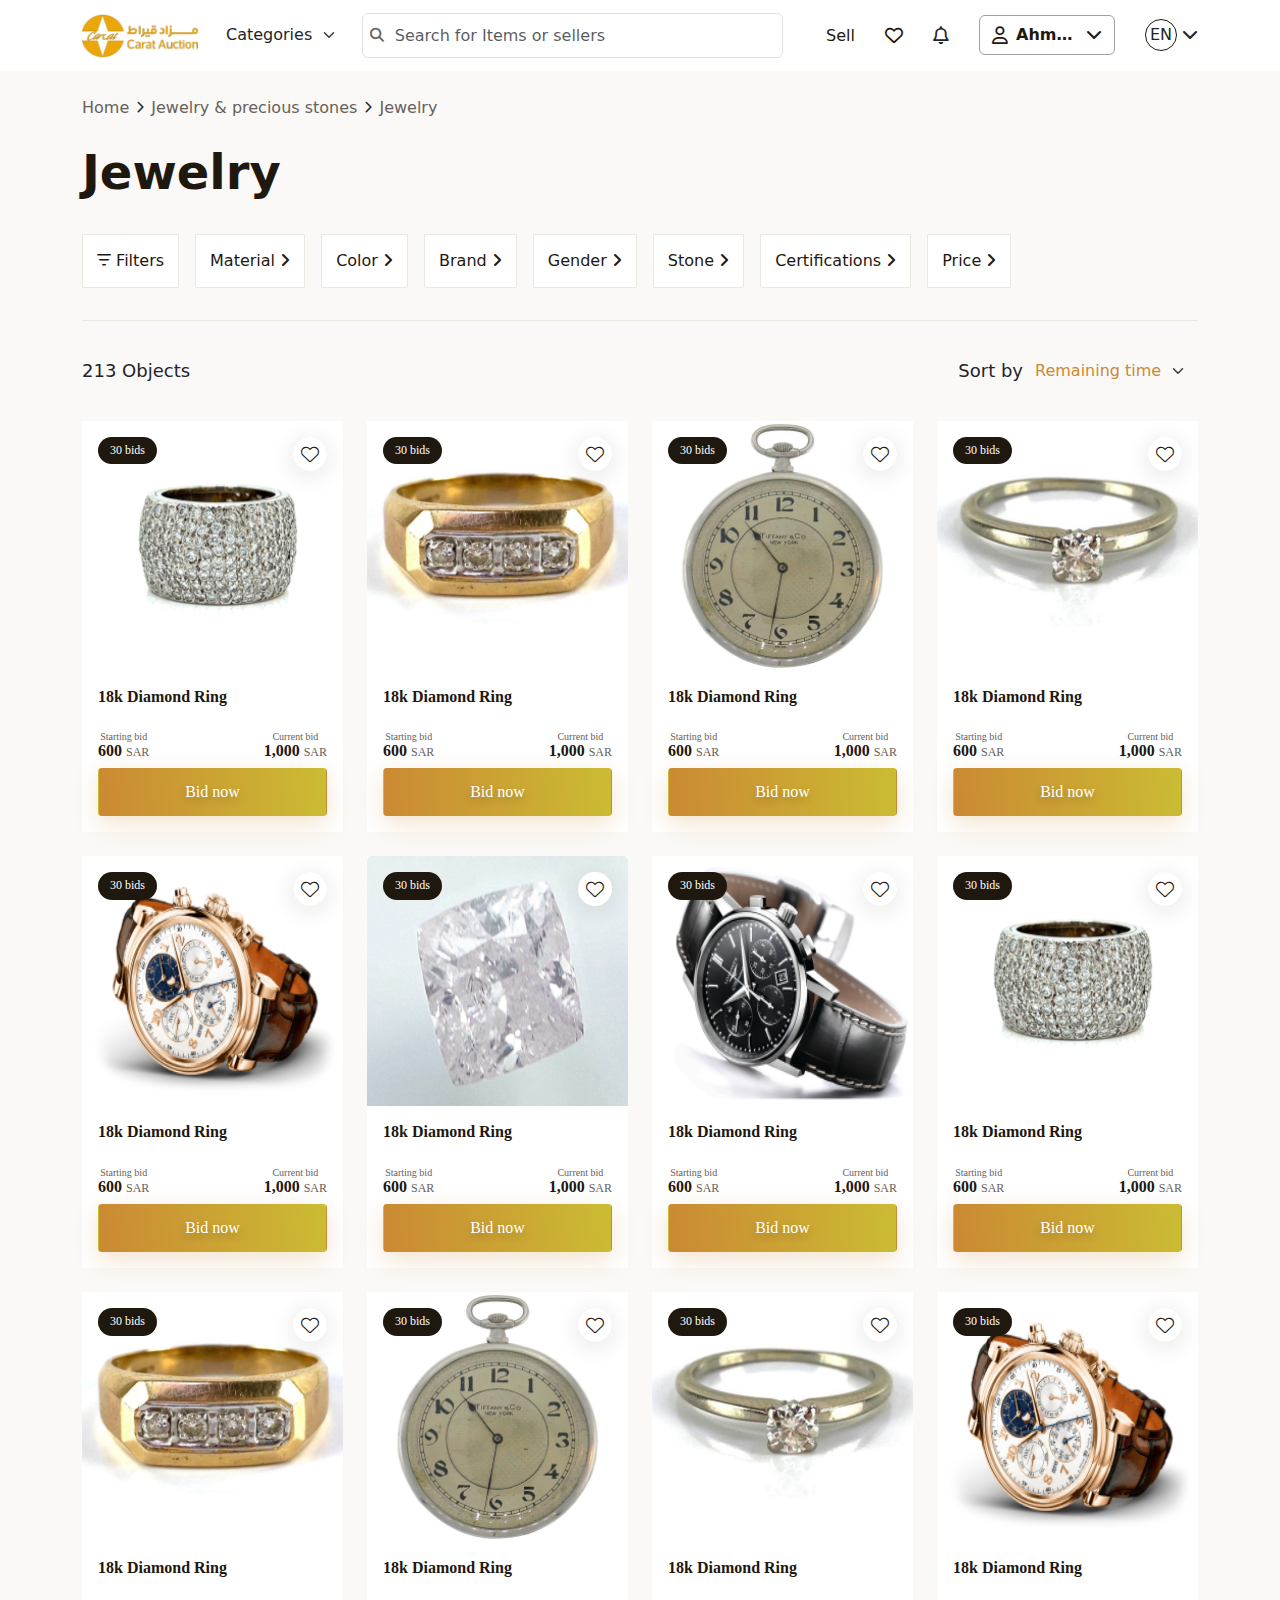
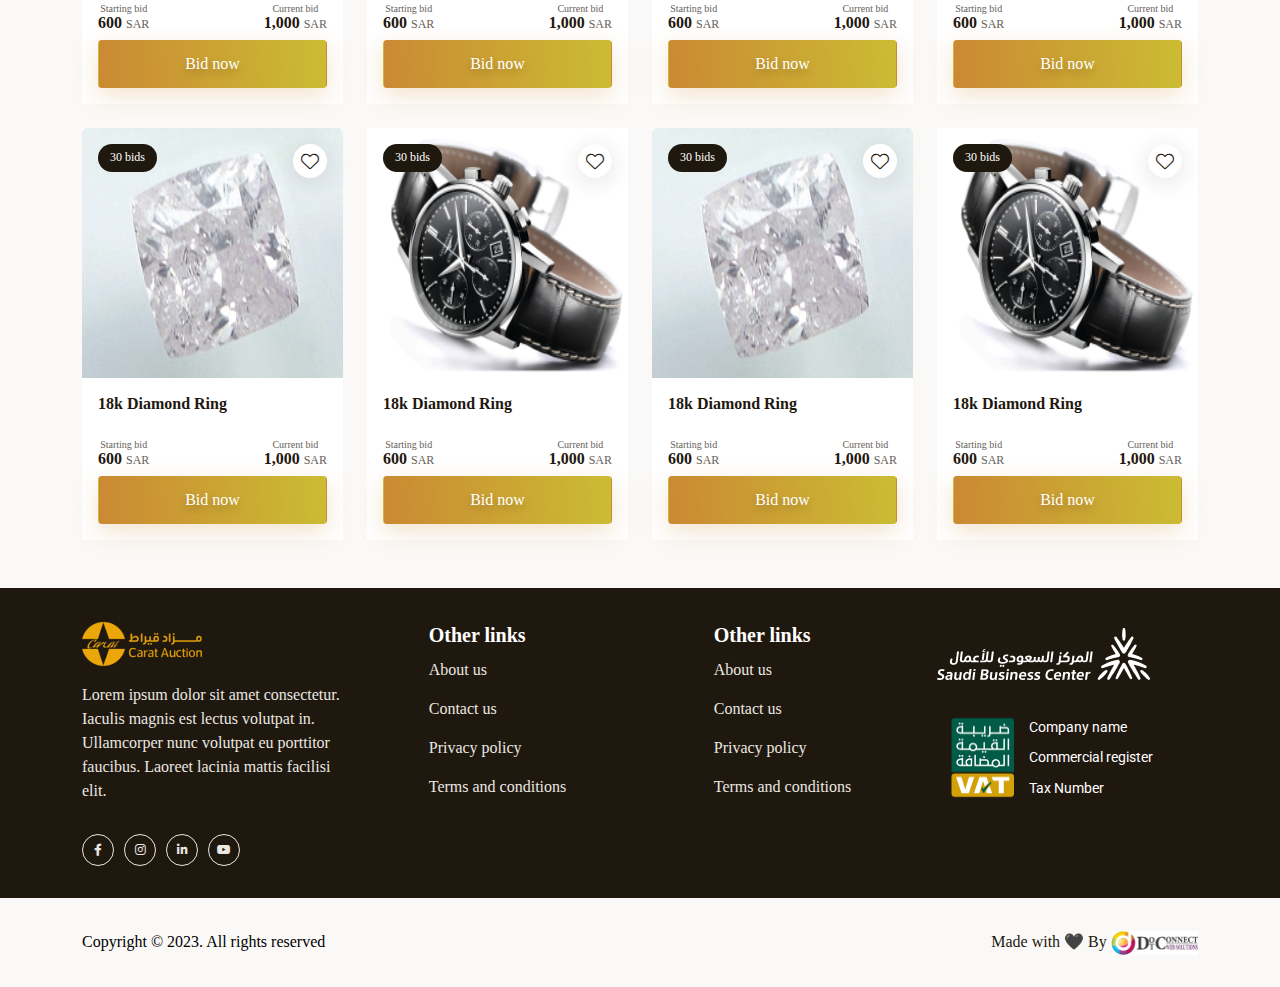
<file: All-Jewelry.html>
<!DOCTYPE html>
<html>

<head>

  <meta name="description"
    content="A website that sells all products, such as washing machines, refrigerators, computer screens, and mobile phones" />
  <meta name="keywords" content="ecommerce, shopping" />
  <meta name="author" content="Wazin" />
  <meta http-equiv="content-Type" content="text/html;charset=UTF-8" />
  <meta name="viewport" content="width=device-width, initial-scale=1.0" />
  <title>Wazin</title>
  <meta name="apple-mobile-web-app-status-bar-style" content="default" />
  <link rel="icon" href="images/test/hover-image-01.webp" type="" />

  <!-- ================================================== -->
  <!-- bootstrap -->
  <link rel="stylesheet" href="css/bootstrap.min.css" />

  <!-- ================================================== -->

  <!-- fontawesome -->
  <link rel="stylesheet" href="css/all.min.css" />

  <!-- ================================================== -->
  <link rel="stylesheet" href="css/swiper-bundle.min.css" />


  <!-- Link Swiper's CSS -->
  <link rel="stylesheet" href="css/owl.carousel.min.css" />
  <link rel="stylesheet" href="css/owl.theme.default.min.css" />
  <!-- ================================================== -->
  <!-- style css en & ar -->

  <!-- the compressed, production -->
  <link rel="stylesheet" href="css/style-en.css" />
  <!-- <link rel="stylesheet" href="css/style-ar.css" /> -->


  <!-- ================================================== -->

  <style>
    :root {
      /* --mainColor: #5d1be0; */
    }
  </style>
  <!-- ================================================== -->
</head>

<body>
  <!-- ================================================== -->
  <!-- navbar -->
  <nav class="">
    <div class="box-nav ">
      <div class="container">

        <div class="box-items-nav">
          <div class="d-flex gap-3 w-100">
            <div class="box-logo-nav">
              <a href="index.html">
                <img src="images/test/logo-nav.png" alt="" />
              </a>
            </div>

            <div class="d-flex align-items-center justify-content-center w-100">
              <div class="box-Categories-nav box-Categories-nav-1">
                <select class="form-select select-Categories" aria-label="Default select example">
                  <option selected>Categories</option>
                  <option value="1">One</option>
                  <option value="2">Two</option>
                  <option value="3">Three</option>
                </select>
              </div>
              <div class="box-Search-nav">
                <input type="text" class="form-control Search-nav" placeholder="Search for Items or sellers">
                <div class="icon-Search-nav"><i class="fa-solid fa-magnifying-glass"></i></div>
              </div>
            </div>
          </div>

          <div class="box-list-link-nav-1">
            <ul class="box-lists-ul">

              <li class="item-link Favorite">
                <a href="index.html"></a>
              </li>

              <li class="item-link">
                <a href="index.html">Sell</a>
              </li>


              <li class="item-link">
                <button type="button" data-bs-toggle="offcanvas" data-bs-target="#offcanvasNavbarHeart"
                  aria-controls="offcanvasNavbarHeart" aria-label="Toggle navigation" class="btn btn-heart">
                  <i class="fa-regular fa-heart"></i>
                  <div class="item-count hide item-count-nav"><span class=""></span></div>
                </button>
              </li>

              <li class="item-link">
                <div class="box-Notices"><i class="fa-regular fa-bell"></i></div>
              </li>





              <!-- ------------------------------------------------------- -->

              <!-- <li class="item-link">
                <div class="box-Categories-nav box-Categories-nav-2">
                  <select class="form-select select-Categories" aria-label="Default select example">
                    <option selected>Categories</option>
                    <option value="1">One</option>
                    <option value="2">Two</option>
                    <option value="3">Three</option>
                  </select>
                </div>
              </li> -->

              <!-- ------------------------------------------------------- -->
              <!-- Sign in / Sign up -->
              <!-- <li class="item-link btn-buy-now box-button-Login-pc">
                <button type="button" data-bs-toggle="modal" data-bs-target="#logInModal" class="btn btn-Login">Sign in
                  / Sign up</button>
              </li> -->
              <!-- ------------------------------------------------------- -->

              <!-- ------------------------------------------------------- -->
              <!-- userName -->
              <li class="item-link">
                <div class="dropdown box-dropdown-userName">
                  <button class="btn btn-dropdown-userName" type="button" data-bs-toggle="dropdown"
                    aria-expanded="false">
                    <span class="icon-userName"><i class="fa-regular fa-user"></i></span>
                    <span class="userName">
                      Ahmed
                    </span>
                    <span><i class="fa-solid fa-chevron-down"></i></span>
                  </button>
                  <ul class="dropdown-menu">
                    <li><a class="dropdown-item active" href="#"><span><i
                            class="fa-light fa-basket-shopping"></i></span> Orders</a></li>
                    <li><a class="dropdown-item" href="#"><span><i class="fa-light fa-gear"></i></span> Settings </a>
                    </li>
                    <li><a class="dropdown-item" href="#"> <span><i
                            class="fa-light fa-arrow-right-from-bracket"></i></span> Sign out</a></li>
                  </ul>
                </div>
              </li>
              <!-- ------------------------------------------------------- -->

              <!-- ------------------------------------------------------- -->
              <!-- language -->
              <li class="item-link">
                <div class="dropdown box-language-dropdown">
                  <button class="btn btn-dropdown-language" type="button" data-bs-toggle="dropdown"
                    aria-expanded="false">
                    <span class="text-language">EN</span>
                    <span class="icon-language"><i class="fa-solid fa-chevron-down"></i></span>
                  </button>
                  <ul class="dropdown-menu">
                    <li><a class="dropdown-item" href="#">EN</a></li>
                    <li><a class="dropdown-item" href="#">AR</a></li>
                  </ul>
                </div>
              </li>
              <!-- ------------------------------------------------------- -->

              <!-- ------------------------------------------------------- -->
              <li class="item-link btn-buy-now box-Search-nav-mo">
                <div class="Search-nav-mo">
                  <input type="text" class="form-control Search-nav" placeholder="Search for Items or sellers">
                  <div class="icon-Search-nav"><i class="fa-solid fa-magnifying-glass"></i></div>
                </div>
              </li>
            </ul>
          </div>
          <div class="box-menu">
            <div id="nav-icon2">
              <span></span>
              <span></span>
              <span></span>
              <span></span>
              <span></span>
              <span></span>
            </div>
          </div>
        </div>
      </div>
    </div>
  </nav>
  <!-- ================================================== -->

  <!-- ================================================================================================================= -->
  <!-- Log In Modal-->
  <section>
    <div class="box-Modal-LogIn">
      <div class="modal fade" id="logInModal" tabindex="-1" aria-labelledby="exampleModalLabel" aria-hidden="true">
        <div class="modal-dialog modal-dialog-centered modal-dialog-LogIn">
          <div class="modal-content">
            <div class="modal-body">
              <!-- phone -->
              <div class="box-phone-login">

                <div class="d-flex flex-column gap-4">

                  <div class="d-flex align-items-center justify-content-between">
                    <span>Sign in or create an account</span>
                    <div class="box-close-modal">
                      <button type="button" class="btn-close" data-bs-dismiss="modal" aria-label="Close"></button>
                    </div>
                  </div>
                  <h3>Welcome back!</h3>
                  <form action="">
                    <label for="input-phone" class="form-label label-phone">Phone number</label>
                    <input type="tel" class="form-control input-phone" id="input-phone" placeholder="">
                    <button type="button" class="btn btn-LogIn-Modal" id="btnLogIn">Sign in</button>
                  </form>

                </div>
              </div>
              <!-- otp -->
              <div class="box-otp-login">

                <div class="row align-items-center">

                  <div class="col-xxl-12 col-xl-12 col-lg-12 col-md-12 col-sm-12">
                    <div class="d-flex align-items-center justify-content-between">
                      <div class="box-back-Phone-code">
                        <button class="btn btn-back-Phone"> <i class="fa-solid fa-arrow-left"></i></button>
                        <span>Verification code</span>
                      </div>
                      <div class="box-close-modal">
                        <button type="button" class="btn-close" data-bs-dismiss="modal" aria-label="Close"></button>
                      </div>
                    </div>


                    <form action="">
                      <p>Enter the code that sent to</p>
                      <div class="phone-in-otp">+966 597 556 153</div>

                      <input type="tel" class="form-control input-phone" id="input-phone" placeholder="">
                      <div class="d-flex align-items-center justify-content-center flex-column">

                        <button class="btn btn-Continue-OTP">Continue</button>
                        <button class="btn btn-Resend-OTP">Resend code</button>
                      </div>
                    </form>
                  </div>
                </div>
              </div>
            </div>
          </div>
        </div>
      </div>
    </div>
  </section>
  <!-- ================================================================================================================= -->

  <!-- ===================================================================================================== -->
  <!-- Favorite -->
  <aside>
    <div class="offcanvas box-aside-heart offcanvas-end" tabindex="-1" id="offcanvasNavbarHeart"
      aria-labelledby="offcanvasNavbarHeartLabel">
      <div class="offcanvas-header">
        <h2 class="offcanvas-title" id="offcanvasNavbarHeartLabel">
          Favorite
        </h2>
        <button type="button" class="btn-close-cart btn" data-bs-dismiss="offcanvas" aria-label="Close">
          close
        </button>
      </div>
      <hr />
      <div class="offcanvas-body offcanvas-body-Favorites">


        <!-- ========================================== -->
        <!-- TODO:dynamic product id -->
        <!-- code php -->

        <div class="box-all-item-heart">
          <!-- <div class="box-aside-cart-img-Quantity-trash-border ">
            <div class="box-aside-cart-img-Quantity-trash">
  
              <div class="d-flex gap-2 align-items-center">
                <div class="box-img-aside-heart">
                  <img src="images/test/Categories-1.png" alt="">
                </div>
                <div>
                  <h3>18k Diamond Ring</h3>
                </div>
              </div>
              <div>
                <button class="btn btn-delete">
                  <i class="fa-solid fa-trash"></i>
                </button>
              </div>
            </div>
          </div>
          <div class="box-aside-cart-img-Quantity-trash-border ">
            <div class="box-aside-cart-img-Quantity-trash">
  
              <div class="d-flex gap-2 align-items-center">
                <div class="box-img-aside-heart">
                  <img src="images/test/Categories-1.png" alt="">
                </div>
                <div>
                  <h3>18k Diamond Ring</h3>
                </div>
              </div>
              <div>
                <button class="btn btn-delete">
                  <i class="fa-solid fa-trash"></i>
                </button>
              </div>
            </div>
          </div> -->
        </div>

        <!-- ============================================ -->



      </div>
    </div>
  </aside>
  <!-- ===================================================================================================== -->

  <!-- ================================================== -->
  <nav>
    <div class="container">
      <div class="box-nav-2">
        <ul>
          <li><a href="index.html">Home</a></li>
          <li><a href="#">Jewelry & precious stones</a></li>
          <li><a href="All-Jewelry.html">Jewelry</a></li>
        </ul>
      </div>
    </div>
  </nav>
  <!-- ================================================== -->

  <!-- ================================================== -->

  <section>
    <div class="">
      <div class="container">
        <div class="box-Jewelry">
          <h1>Jewelry</h1>

          <div class="box-links-Filters">
            <div class="d-flex gap-3 flex-wrap">
              <button type="button" data-bs-toggle="offcanvas" data-bs-target="#offcanvasRight"
                aria-controls="offcanvasRight" class="btn-Filters-Links btn btn-Filters">
                <span><i class="fa-regular fa-bars-filter"></i></span>
                <span>Filters</span>
              </button>
              <button type="button" data-bs-toggle="offcanvas" data-bs-target="#offcanvasRight"
                aria-controls="offcanvasRight" class="btn-Filters-Links btn btn-Material">
                <span>Material</span>
                <span class="icon-arrow-filter"><i class="fa-solid fa-angle-right"></i></span>
              </button>
              <button type="button" data-bs-toggle="offcanvas" data-bs-target="#offcanvasRight"
                aria-controls="offcanvasRight" class="btn-Filters-Links btn btn-Color">
                <span>Color</span>
                <span class="icon-arrow-filter"><i class="fa-solid fa-angle-right"></i></span>
              </button>
              <button type="button" data-bs-toggle="offcanvas" data-bs-target="#offcanvasRight"
                aria-controls="offcanvasRight" class="btn-Filters-Links btn btn-Brand">
                <span>Brand</span>
                <span class="icon-arrow-filter"><i class="fa-solid fa-angle-right"></i></span>
              </button>
              <button type="button" data-bs-toggle="offcanvas" data-bs-target="#offcanvasRight"
                aria-controls="offcanvasRight" class="btn-Filters-Links btn btn-Gender">
                <span>Gender</span>
                <span class="icon-arrow-filter"><i class="fa-solid fa-angle-right"></i></span>
              </button>
              <button type="button" data-bs-toggle="offcanvas" data-bs-target="#offcanvasRight"
                aria-controls="offcanvasRight" class="btn-Filters-Links btn btn-Stone">
                <span>Stone</span>
                <span class="icon-arrow-filter"><i class="fa-solid fa-angle-right"></i></span>
              </button>
              <button type="button" data-bs-toggle="offcanvas" data-bs-target="#offcanvasRight"
                aria-controls="offcanvasRight" class="btn-Filters-Links btn btn-Certifications">
                <span>Certifications</span>
                <span class="icon-arrow-filter"><i class="fa-solid fa-angle-right"></i></span>
              </button>

              <button type="button" data-bs-toggle="offcanvas" data-bs-target="#offcanvasRight"
                aria-controls="offcanvasRight" class="btn-Filters-Links btn btn-Price">
                <span>Price</span>
                <span class="icon-arrow-filter"><i class="fa-solid fa-angle-right"></i></span>
              </button>
            </div>
          </div>
          <div class="box-Products-select-Objects-Jewelry ">
            <div class="d-flex justify-content-between align-items-center">
              <span> 213 Objects</span>
              <div class="d-flex align-items-center">

                <div> Sort by </div>
                <select class="form-select select-time" aria-label="Default select example">
                  <option selected>Remaining time</option>
                  <option value="1">One</option>
                  <option value="2">Two</option>
                  <option value="3">Three</option>
                </select>

              </div>
            </div>

            <div class="box-Products-Jewelry">
              <div class="row g-4">
                <div class="col-xxl-3 col-xl-3 col-lg-4 col-md-6 col-sm-12">
                  <div class="item-data" data-product-id="40">
                    <div class="product-item pb-3">
                      <a href="Product-Details.html">
                        <div class="img-product img-data">
                          <img src="images/test/Rectangle1.png" alt="">
                        </div>
                      </a>
                      <div class="product-item-text">
                        <div>
                          <div class="bids">30 bids</div>
                        </div>
                        <div>
                          <button class="product-Favorite btn-Favorite-data "></button>
                        </div>
                        <h3 class="titel-product">18k Diamond Ring</h3>
                        <div class="d-flex align-items-center justify-content-between mt-4">
                          <div class="box-Starting">
                            <div class="item-Starting">Starting bid</div>
                            <h4>600 <span>SAR</span></h4>
                          </div>
                          <div class="box-Current">
                            <div class="item-Current">Current bid</div>
                            <h4>1,000 <span>SAR</span></h4>
                          </div>
                        </div>

                        <div class="">
                          <button class="btn btn-bid-now">Bid now</button>
                        </div>
                      </div>
                    </div>
                  </div>
                </div>
                <div class="col-xxl-3 col-xl-3 col-lg-4 col-md-6 col-sm-12">
                  <div class="item-data" data-product-id="41">
                    <div class="product-item pb-3">
                      <a href="Product-Details.html">
                        <div class="img-product img-data">
                          <img src="images/test/Rectangle2.png" alt="">
                        </div>
                      </a>
                      <div class="product-item-text">
                        <div>
                          <div class="bids">30 bids</div>
                        </div>
                        <div>
                          <button class="product-Favorite btn-Favorite-data "></button>
                        </div>
                        <h3 class="titel-product">18k Diamond Ring</h3>
                        <div class="d-flex align-items-center justify-content-between mt-4">
                          <div class="box-Starting">
                            <div class="item-Starting">Starting bid</div>
                            <h4>600 <span>SAR</span></h4>
                          </div>
                          <div class="box-Current">
                            <div class="item-Current">Current bid</div>
                            <h4>1,000 <span>SAR</span></h4>
                          </div>
                        </div>

                        <div class="">
                          <button class="btn btn-bid-now">Bid now</button>
                        </div>
                      </div>
                    </div>
                  </div>
                </div>
                <div class="col-xxl-3 col-xl-3 col-lg-4 col-md-6 col-sm-12">
                  <div class="item-data" data-product-id="42">
                    <div class="product-item pb-3">
                      <a href="Product-Details.html">
                        <div class="img-product img-data">
                          <img src="images/test/Rectangle3.png" alt="">
                        </div>
                      </a>
                      <div class="product-item-text">
                        <div>
                          <div class="bids">30 bids</div>
                        </div>
                        <div>
                          <button class="product-Favorite btn-Favorite-data "></button>
                        </div>
                        <h3 class="titel-product">18k Diamond Ring</h3>
                        <div class="d-flex align-items-center justify-content-between mt-4">
                          <div class="box-Starting">
                            <div class="item-Starting">Starting bid</div>
                            <h4>600 <span>SAR</span></h4>
                          </div>
                          <div class="box-Current">
                            <div class="item-Current">Current bid</div>
                            <h4>1,000 <span>SAR</span></h4>
                          </div>
                        </div>

                        <div class="">
                          <button class="btn btn-bid-now">Bid now</button>
                        </div>
                      </div>
                    </div>
                  </div>
                </div>
                <div class="col-xxl-3 col-xl-3 col-lg-4 col-md-6 col-sm-12">
                  <div class="item-data" data-product-50>
                    <div class="product-item pb-3">
                      <a href="Product-Details.html">
                        <div class="img-product img-data">
                          <img src="images/test/Rectangle4.png" alt="">
                        </div>
                      </a>
                      <div class="product-item-text">
                        <div>
                          <div class="bids">30 bids</div>
                        </div>
                        <div>
                          <button class="product-Favorite btn-Favorite-data "></button>
                        </div>
                        <h3 class="titel-product">18k Diamond Ring</h3>
                        <div class="d-flex align-items-center justify-content-between mt-4">
                          <div class="box-Starting">
                            <div class="item-Starting">Starting bid</div>
                            <h4>600 <span>SAR</span></h4>
                          </div>
                          <div class="box-Current">
                            <div class="item-Current">Current bid</div>
                            <h4>1,000 <span>SAR</span></h4>
                          </div>
                        </div>

                        <div class="">
                          <button class="btn btn-bid-now">Bid now</button>
                        </div>
                      </div>
                    </div>
                  </div>
                </div>
                <div class="col-xxl-3 col-xl-3 col-lg-4 col-md-6 col-sm-12">
                  <div class="item-data" data-product-id="44">
                    <div class="product-item pb-3">
                      <a href="Product-Details.html">
                        <div class="img-product img-data">
                          <img src="images/test/Rectangle5.png" alt="">
                        </div>
                      </a>
                      <div class="product-item-text">
                        <div>
                          <div class="bids">30 bids</div>
                        </div>
                        <div>
                          <button class="product-Favorite btn-Favorite-data "></button>
                        </div>
                        <h3 class="titel-product">18k Diamond Ring</h3>
                        <div class="d-flex align-items-center justify-content-between mt-4">
                          <div class="box-Starting">
                            <div class="item-Starting">Starting bid</div>
                            <h4>600 <span>SAR</span></h4>
                          </div>
                          <div class="box-Current">
                            <div class="item-Current">Current bid</div>
                            <h4>1,000 <span>SAR</span></h4>
                          </div>
                        </div>

                        <div class="">
                          <button class="btn btn-bid-now">Bid now</button>
                        </div>
                      </div>
                    </div>
                  </div>
                </div>
                <div class="col-xxl-3 col-xl-3 col-lg-4 col-md-6 col-sm-12">
                  <div class="item-data" data-product-id="45">
                    <div class="product-item pb-3">
                      <a href="Product-Details.html">
                        <div class="img-product img-data">
                          <img src="images/test/Rectangle6.png" alt="">
                        </div>
                      </a>
                      <div class="product-item-text">
                        <div>
                          <div class="bids">30 bids</div>
                        </div>
                        <div>
                          <button class="product-Favorite btn-Favorite-data "></button>
                        </div>
                        <h3 class="titel-product">18k Diamond Ring</h3>
                        <div class="d-flex align-items-center justify-content-between mt-4">
                          <div class="box-Starting">
                            <div class="item-Starting">Starting bid</div>
                            <h4>600 <span>SAR</span></h4>
                          </div>
                          <div class="box-Current">
                            <div class="item-Current">Current bid</div>
                            <h4>1,000 <span>SAR</span></h4>
                          </div>
                        </div>

                        <div class="">
                          <button class="btn btn-bid-now">Bid now</button>
                        </div>
                      </div>
                    </div>
                  </div>
                </div>
                <div class="col-xxl-3 col-xl-3 col-lg-4 col-md-6 col-sm-12">
                  <div class="item-data" data-product-id="46">
                    <div class="product-item pb-3">
                      <a href="Product-Details.html">
                        <div class="img-product img-data">
                          <img src="images/test/Rectangle7.png" alt="">
                        </div>
                      </a>
                      <div class="product-item-text">
                        <div>
                          <div class="bids">30 bids</div>
                        </div>
                        <div>
                          <button class="product-Favorite btn-Favorite-data "></button>
                        </div>
                        <h3 class="titel-product">18k Diamond Ring</h3>
                        <div class="d-flex align-items-center justify-content-between mt-4">
                          <div class="box-Starting">
                            <div class="item-Starting">Starting bid</div>
                            <h4>600 <span>SAR</span></h4>
                          </div>
                          <div class="box-Current">
                            <div class="item-Current">Current bid</div>
                            <h4>1,000 <span>SAR</span></h4>
                          </div>
                        </div>

                        <div class="">
                          <button class="btn btn-bid-now">Bid now</button>
                        </div>
                      </div>
                    </div>
                  </div>
                </div>
                <div class="col-xxl-3 col-xl-3 col-lg-4 col-md-6 col-sm-12">
                  <div class="item-data" data-product-id="47">
                    <div class="product-item pb-3">
                      <a href="Product-Details.html">
                        <div class="img-product img-data">
                          <img src="images/test/Rectangle1.png" alt="">
                        </div>
                      </a>
                      <div class="product-item-text">
                        <div>
                          <div class="bids">30 bids</div>
                        </div>
                        <div>
                          <button class="product-Favorite btn-Favorite-data "></button>
                        </div>
                        <h3 class="titel-product">18k Diamond Ring</h3>
                        <div class="d-flex align-items-center justify-content-between mt-4">
                          <div class="box-Starting">
                            <div class="item-Starting">Starting bid</div>
                            <h4>600 <span>SAR</span></h4>
                          </div>
                          <div class="box-Current">
                            <div class="item-Current">Current bid</div>
                            <h4>1,000 <span>SAR</span></h4>
                          </div>
                        </div>

                        <div class="">
                          <button class="btn btn-bid-now">Bid now</button>
                        </div>
                      </div>
                    </div>
                  </div>
                </div>
                <div class="col-xxl-3 col-xl-3 col-lg-4 col-md-6 col-sm-12">
                  <div class="item-data" data-product-id="48">
                    <div class="product-item pb-3">
                      <a href="Product-Details.html">
                        <div class="img-product img-data">
                          <img src="images/test/Rectangle2.png" alt="">
                        </div>
                      </a>
                      <div class="product-item-text">
                        <div>
                          <div class="bids">30 bids</div>
                        </div>
                        <div>
                          <button class="product-Favorite btn-Favorite-data "></button>
                        </div>
                        <h3 class="titel-product">18k Diamond Ring</h3>
                        <div class="d-flex align-items-center justify-content-between mt-4">
                          <div class="box-Starting">
                            <div class="item-Starting">Starting bid</div>
                            <h4>600 <span>SAR</span></h4>
                          </div>
                          <div class="box-Current">
                            <div class="item-Current">Current bid</div>
                            <h4>1,000 <span>SAR</span></h4>
                          </div>
                        </div>

                        <div class="">
                          <button class="btn btn-bid-now">Bid now</button>
                        </div>
                      </div>
                    </div>
                  </div>
                </div>
                <div class="col-xxl-3 col-xl-3 col-lg-4 col-md-6 col-sm-12">
                  <div class="item-data" data-product-id="49">
                    <div class="product-item pb-3">
                      <a href="Product-Details.html">
                        <div class="img-product img-data">
                          <img src="images/test/Rectangle3.png" alt="">
                        </div>
                      </a>
                      <div class="product-item-text">
                        <div>
                          <div class="bids">30 bids</div>
                        </div>
                        <div>
                          <button class="product-Favorite btn-Favorite-data "></button>
                        </div>
                        <h3 class="titel-product">18k Diamond Ring</h3>
                        <div class="d-flex align-items-center justify-content-between mt-4">
                          <div class="box-Starting">
                            <div class="item-Starting">Starting bid</div>
                            <h4>600 <span>SAR</span></h4>
                          </div>
                          <div class="box-Current">
                            <div class="item-Current">Current bid</div>
                            <h4>1,000 <span>SAR</span></h4>
                          </div>
                        </div>

                        <div class="">
                          <button class="btn btn-bid-now">Bid now</button>
                        </div>
                      </div>
                    </div>
                  </div>
                </div>
                <div class="col-xxl-3 col-xl-3 col-lg-4 col-md-6 col-sm-12">
                  <div class="item-data" data-product-id="50">
                    <div class="product-item pb-3">
                      <a href="Product-Details.html">
                        <div class="img-product img-data">
                          <img src="images/test/Rectangle4.png" alt="">
                        </div>
                      </a>
                      <div class="product-item-text">
                        <div>
                          <div class="bids">30 bids</div>
                        </div>
                        <div>
                          <button class="product-Favorite btn-Favorite-data "></button>
                        </div>
                        <h3 class="titel-product">18k Diamond Ring</h3>
                        <div class="d-flex align-items-center justify-content-between mt-4">
                          <div class="box-Starting">
                            <div class="item-Starting">Starting bid</div>
                            <h4>600 <span>SAR</span></h4>
                          </div>
                          <div class="box-Current">
                            <div class="item-Current">Current bid</div>
                            <h4>1,000 <span>SAR</span></h4>
                          </div>
                        </div>

                        <div class="">
                          <button class="btn btn-bid-now">Bid now</button>
                        </div>
                      </div>
                    </div>
                  </div>
                </div>
                <div class="col-xxl-3 col-xl-3 col-lg-4 col-md-6 col-sm-12">
                  <div class="item-data" data-product-id="51">
                    <div class="product-item pb-3">
                      <a href="Product-Details.html">
                        <div class="img-product img-data">
                          <img src="images/test/Rectangle5.png" alt="">
                        </div>
                      </a>
                      <div class="product-item-text">
                        <div>
                          <div class="bids">30 bids</div>
                        </div>
                        <div>
                          <button class="product-Favorite btn-Favorite-data "></button>
                        </div>
                        <h3 class="titel-product">18k Diamond Ring</h3>
                        <div class="d-flex align-items-center justify-content-between mt-4">
                          <div class="box-Starting">
                            <div class="item-Starting">Starting bid</div>
                            <h4>600 <span>SAR</span></h4>
                          </div>
                          <div class="box-Current">
                            <div class="item-Current">Current bid</div>
                            <h4>1,000 <span>SAR</span></h4>
                          </div>
                        </div>

                        <div class="">
                          <button class="btn btn-bid-now">Bid now</button>
                        </div>
                      </div>
                    </div>
                  </div>
                </div>
                <div class="col-xxl-3 col-xl-3 col-lg-4 col-md-6 col-sm-12">
                  <div class="item-data" data-product-id="52">
                    <div class="product-item pb-3">
                      <a href="Product-Details.html">
                        <div class="img-product img-data">
                          <img src="images/test/Rectangle6.png" alt="">
                        </div>
                      </a>
                      <div class="product-item-text">
                        <div>
                          <div class="bids">30 bids</div>
                        </div>
                        <div>
                          <button class="product-Favorite btn-Favorite-data "></button>
                        </div>
                        <h3 class="titel-product">18k Diamond Ring</h3>
                        <div class="d-flex align-items-center justify-content-between mt-4">
                          <div class="box-Starting">
                            <div class="item-Starting">Starting bid</div>
                            <h4>600 <span>SAR</span></h4>
                          </div>
                          <div class="box-Current">
                            <div class="item-Current">Current bid</div>
                            <h4>1,000 <span>SAR</span></h4>
                          </div>
                        </div>

                        <div class="">
                          <button class="btn btn-bid-now">Bid now</button>
                        </div>
                      </div>
                    </div>
                  </div>
                </div>
                <div class="col-xxl-3 col-xl-3 col-lg-4 col-md-6 col-sm-12">
                  <div class="item-data" data-product-id="53">
                    <div class="product-item pb-3">
                      <a href="Product-Details.html">
                        <div class="img-product img-data">
                          <img src="images/test/Rectangle7.png" alt="">
                        </div>
                      </a>
                      <div class="product-item-text">
                        <div>
                          <div class="bids">30 bids</div>
                        </div>
                        <div>
                          <button class="product-Favorite btn-Favorite-data "></button>
                        </div>
                        <h3 class="titel-product">18k Diamond Ring</h3>
                        <div class="d-flex align-items-center justify-content-between mt-4">
                          <div class="box-Starting">
                            <div class="item-Starting">Starting bid</div>
                            <h4>600 <span>SAR</span></h4>
                          </div>
                          <div class="box-Current">
                            <div class="item-Current">Current bid</div>
                            <h4>1,000 <span>SAR</span></h4>
                          </div>
                        </div>

                        <div class="">
                          <button class="btn btn-bid-now">Bid now</button>
                        </div>
                      </div>
                    </div>
                  </div>
                </div>
                <div class="col-xxl-3 col-xl-3 col-lg-4 col-md-6 col-sm-12">
                  <div class="item-data" data-product-id="54">
                    <div class="product-item pb-3">
                      <a href="Product-Details.html">
                        <div class="img-product img-data">
                          <img src="images/test/Rectangle6.png" alt="">
                        </div>
                      </a>
                      <div class="product-item-text">
                        <div>
                          <div class="bids">30 bids</div>
                        </div>
                        <div>
                          <button class="product-Favorite btn-Favorite-data "></button>
                        </div>
                        <h3 class="titel-product">18k Diamond Ring</h3>
                        <div class="d-flex align-items-center justify-content-between mt-4">
                          <div class="box-Starting">
                            <div class="item-Starting">Starting bid</div>
                            <h4>600 <span>SAR</span></h4>
                          </div>
                          <div class="box-Current">
                            <div class="item-Current">Current bid</div>
                            <h4>1,000 <span>SAR</span></h4>
                          </div>
                        </div>

                        <div class="">
                          <button class="btn btn-bid-now">Bid now</button>
                        </div>
                      </div>
                    </div>
                  </div>
                </div>
                <div class="col-xxl-3 col-xl-3 col-lg-4 col-md-6 col-sm-12">
                  <div class="item-data" data-product-id="55">
                    <div class="product-item pb-3">
                      <a href="Product-Details.html">
                        <div class="img-product img-data">
                          <img src="images/test/Rectangle7.png" alt="">
                        </div>
                      </a>
                      <div class="product-item-text">
                        <div>
                          <div class="bids">30 bids</div>
                        </div>
                        <div>
                          <button class="product-Favorite btn-Favorite-data "></button>
                        </div>
                        <h3 class="titel-product">18k Diamond Ring</h3>
                        <div class="d-flex align-items-center justify-content-between mt-4">
                          <div class="box-Starting">
                            <div class="item-Starting">Starting bid</div>
                            <h4>600 <span>SAR</span></h4>
                          </div>
                          <div class="box-Current">
                            <div class="item-Current">Current bid</div>
                            <h4>1,000 <span>SAR</span></h4>
                          </div>
                        </div>

                        <div class="">
                          <button class="btn btn-bid-now">Bid now</button>
                        </div>
                      </div>
                    </div>
                  </div>
                </div>
              </div>
            </div>
          </div>
        </div>
      </div>
    </div>
  </section>

  <!-- ================================================== -->
<!-- sidbar Filters -->
  <section>
    <div class="box-sidbar-Filters">
      <div class="offcanvas offcanvas-end" tabindex="-1" id="offcanvasRight" aria-labelledby="offcanvasRightLabel">
        <div class="offcanvas-body box-offcanvas-body">

          <!-- --------------------------------------------------------------- -->
          <div class="body-Filters h-100">
            <div class="d-flex align-items-center  justify-content-between">
              <div class="d-flex gap-3 align-items-center">
                <button type="button" class="btn-close" data-bs-dismiss="offcanvas" aria-label="Close"></button>
                <span class="titel-name">Filters</span>
              </div>
              <div>
                <button class="btn btn-Clear">Clear</button>
              </div>
            </div>
            <div class="box-body-items vh-70">
              <ul>
                <li>
                  <button
                    class="btn btn-Material btn-all-sidbar d-flex align-items-center justify-content-between w-100">
                    <span>Material</span>
                    <span class="icon-arrow-filter"><i class="fa-solid fa-angle-right"></i></span>
                  </button>
                </li>
                <li>
                  <button
                    class="btn btn-Color btn-all-sidbar d-flex align-items-center justify-content-between w-100">
                    <span>Color</span>
                    <span class="icon-arrow-filter"><i class="fa-solid fa-angle-right"></i></span>
                  </button>
                </li>
                <li>
                  <button
                    class="btn btn-Brand btn-all-sidbar d-flex align-items-center justify-content-between w-100">
                    <span>Brand</span>
                    <span class="icon-arrow-filter"><i class="fa-solid fa-angle-right"></i></span>
                  </button>
                </li>
                <li>
                  <button
                    class="btn btn-Gender btn-all-sidbar d-flex align-items-center justify-content-between w-100">
                    <span>Gender</span>
                    <span class="icon-arrow-filter"><i class="fa-solid fa-angle-right"></i></span>
                  </button>
                </li>
                <li>
                  <button
                    class="btn btn-Stone btn-all-sidbar d-flex align-items-center justify-content-between w-100">
                    <span>Stone</span>
                    <span class="icon-arrow-filter"><i class="fa-solid fa-angle-right"></i></span>
                  </button>
                </li>
                <li>
                  <button
                    class="btn btn-Certifications btn-all-sidbar d-flex align-items-center justify-content-between w-100">
                    <span>Certifications</span>
                    <span class="icon-arrow-filter"><i class="fa-solid fa-angle-right"></i></span>
                  </button>
                </li>
                <li>
                  <button
                    class="btn btn-Price btn-all-sidbar d-flex align-items-center justify-content-between w-100">
                    <span>Price</span>
                    <span class="icon-arrow-filter"><i class="fa-solid fa-angle-right"></i></span>
                  </button>
                </li>
                <li>
                  <button
                    class="btn btn-Price btn-all-sidbar d-flex align-items-center justify-content-between w-100">
                    <span>Price</span>
                    <span class="icon-arrow-filter"><i class="fa-solid fa-angle-right"></i></span>
                  </button>
                </li>
                <li>
                  <button
                    class="btn btn-Price btn-all-sidbar d-flex align-items-center justify-content-between w-100">
                    <span>Price</span>
                    <span class="icon-arrow-filter"><i class="fa-solid fa-angle-right"></i></span>
                  </button>
                </li>
                <li>
                  <button
                    class="btn btn-Price btn-all-sidbar d-flex align-items-center justify-content-between w-100">
                    <span>Price</span>
                    <span class="icon-arrow-filter"><i class="fa-solid fa-angle-right"></i></span>
                  </button>
                </li>
              </ul>
            </div>
            <button class="btn btn-all-Filters">Show 350 objects</button>
          </div>
          <!-- --------------------------------------------------------------- -->
          <div class="body-Material h-100">
            <div class="d-flex align-items-center  justify-content-between">
              <div class="d-flex gap-3 align-items-center">
                <button type="button" class="btn-close" data-bs-dismiss="offcanvas" aria-label="Close"></button>
                <span class="titel-name">Material</span>
              </div>
              <div>
                <button class="btn btn-Clear">Clear</button>
              </div>
            </div>
            <div class="box-form-check box-body-items vh-70">
              <form action="">
                <div class="form-check box-check-filter">
                  <input class="form-check-input" type="checkbox" value="" id="flexCheckDefault1">
                  <label class="form-check-label label-check-filters" for="flexCheckDefault1">
                    Diamond <span>(20)</span>
                  </label>
                </div>
                <div class="form-check box-check-filter">
                  <input class="form-check-input" type="checkbox" value="" id="flexCheckDefault2">
                  <label class="form-check-label label-check-filters" for="flexCheckDefault2">
                    Sapphire <span>(50)</span>
                  </label>
                </div>
                <div class="form-check box-check-filter">
                  <input class="form-check-input" type="checkbox" value="" id="flexCheckDefault3">
                  <label class="form-check-label label-check-filters" for="flexCheckDefault3">
                    Emerald  <span>(12)</span>
                  </label>
                </div>

                <div class="form-check box-check-filter">
                  <input class="form-check-input" type="checkbox" value="" id="flexCheckDefault4">
                  <label class="form-check-label label-check-filters" for="flexCheckDefault4">
                    Tanzanite <span>(14)</span>
                  </label>
                </div>

                <div class="form-check box-check-filter">
                  <input class="form-check-input" type="checkbox" value="" id="flexCheckDefault5">
                  <label class="form-check-label label-check-filters" for="flexCheckDefault5">
                    Ruby  <span>(12)</span>
                  </label>
                </div>

                <div class="form-check box-check-filter">
                  <input class="form-check-input" type="checkbox" value="" id="flexCheckDefault6">
                  <label class="form-check-label label-check-filters" for="flexCheckDefault6">
                    Sapphires  <span>(12)</span>
                  </label>
                </div>

                <div class="form-check box-check-filter">
                  <input class="form-check-input" type="checkbox" value="" id="flexCheckDefault7">
                  <label class="form-check-label label-check-filters" for="flexCheckDefault7">
                    Amethyst  <span>(12)</span>
                  </label>
                </div>

                <div class="form-check box-check-filter">
                  <input class="form-check-input" type="checkbox" value="" id="flexCheckDefault8">
                  <label class="form-check-label label-check-filters" for="flexCheckDefault8">
                    Topaz  <span>(12)</span>
                  </label>
                </div>

                <div class="form-check box-check-filter">
                  <input class="form-check-input" type="checkbox" value="" id="flexCheckDefault9">
                  <label class="form-check-label label-check-filters" for="flexCheckDefault9">
                    Pearl  <span>(12)</span>
                  </label>
                </div>
                <div class="form-check box-check-filter">
                  <input class="form-check-input" type="checkbox" value="" id="flexCheckDefault10">
                  <label class="form-check-label label-check-filters" for="flexCheckDefault10">
                    Akoya Pearl  <span>(12)</span>
                  </label>
                </div>
                <div class="form-check box-check-filter">
                  <input class="form-check-input" type="checkbox" value="" id="flexCheckDefault11">
                  <label class="form-check-label label-check-filters" for="flexCheckDefault11">
                    Spinel  <span>(12)</span>
                  </label>
                </div>

                <div class="form-check box-check-filter">
                  <input class="form-check-input" type="checkbox" value="" id="flexCheckDefault12">
                  <label class="form-check-label label-check-filters" for="flexCheckDefault12">
                    Spinel  <span>(12)</span>
                  </label>
                </div>
              </form>
            </div>
            <button class="btn btn-all-Filters">Show 350 objects</button>
          </div>
          <!-- --------------------------------------------------------------- -->
          <div class="body-Color h-100">
            <div class="d-flex align-items-center  justify-content-between">
              <div class="d-flex gap-3 align-items-center">
                <button type="button" class="btn-close" data-bs-dismiss="offcanvas" aria-label="Close"></button>
                <span class="titel-name">Color</span>
              </div>
              <div>
                <button class="btn btn-Clear">Clear</button>
              </div>
            </div>
            <div class="box-form-check box-body-items vh-70">
              <form action="">
                <div class="form-check box-check-filter">
                  <input class="form-check-input" type="checkbox" value="" id="flexCheckDefault13">
                  <label class="form-check-label label-check-filters" for="flexCheckDefault13">
                    Diamond <span>(20)</span>
                  </label>
                </div>
                <div class="form-check box-check-filter">
                  <input class="form-check-input" type="checkbox" value="" id="flexCheckDefault14">
                  <label class="form-check-label label-check-filters" for="flexCheckDefault14">
                    Sapphire <span>(50)</span>
                  </label>
                </div>
                <div class="form-check box-check-filter">
                  <input class="form-check-input" type="checkbox" value="" id="flexCheckDefault15">
                  <label class="form-check-label label-check-filters" for="flexCheckDefault15">
                    Emerald  <span>(12)</span>
                  </label>
                </div>

                <div class="form-check box-check-filter">
                  <input class="form-check-input" type="checkbox" value="" id="flexCheckDefault16">
                  <label class="form-check-label label-check-filters" for="flexCheckDefault16">
                    Tanzanite <span>(14)</span>
                  </label>
                </div>

                <div class="form-check box-check-filter">
                  <input class="form-check-input" type="checkbox" value="" id="flexCheckDefault17">
                  <label class="form-check-label label-check-filters" for="flexCheckDefault17">
                    Ruby  <span>(12)</span>
                  </label>
                </div>

                <div class="form-check box-check-filter">
                  <input class="form-check-input" type="checkbox" value="" id="flexCheckDefault18">
                  <label class="form-check-label label-check-filters" for="flexCheckDefault18">
                    Sapphires  <span>(12)</span>
                  </label>
                </div>

                <div class="form-check box-check-filter">
                  <input class="form-check-input" type="checkbox" value="" id="flexCheckDefault19">
                  <label class="form-check-label label-check-filters" for="flexCheckDefault19">
                    Amethyst  <span>(12)</span>
                  </label>
                </div>

                <div class="form-check box-check-filter">
                  <input class="form-check-input" type="checkbox" value="" id="flexCheckDefault20">
                  <label class="form-check-label label-check-filters" for="flexCheckDefault20">
                    Topaz  <span>(12)</span>
                  </label>
                </div>

                <div class="form-check box-check-filter">
                  <input class="form-check-input" type="checkbox" value="" id="flexCheckDefault21">
                  <label class="form-check-label label-check-filters" for="flexCheckDefault21">
                    Pearl  <span>(12)</span>
                  </label>
                </div>
                <div class="form-check box-check-filter">
                  <input class="form-check-input" type="checkbox" value="" id="flexCheckDefault22">
                  <label class="form-check-label label-check-filters" for="flexCheckDefault22">
                    Akoya Pearl  <span>(12)</span>
                  </label>
                </div>
                <div class="form-check box-check-filter">
                  <input class="form-check-input" type="checkbox" value="" id="flexCheckDefault23">
                  <label class="form-check-label label-check-filters" for="flexCheckDefault23">
                    Spinel  <span>(12)</span>
                  </label>
                </div>

                <div class="form-check box-check-filter">
                  <input class="form-check-input" type="checkbox" value="" id="flexCheckDefault24">
                  <label class="form-check-label label-check-filters" for="flexCheckDefault24">
                    Spinel  <span>(12)</span>
                  </label>
                </div>
              </form>
            </div>
            <button class="btn btn-all-Filters">Show 350 objects</button>
          </div>
          <!-- --------------------------------------------------------------- -->
          <div class="body-Brand h-100">
            <div class="d-flex align-items-center  justify-content-between">
              <div class="d-flex gap-3 align-items-center">
                <button type="button" class="btn-close" data-bs-dismiss="offcanvas" aria-label="Close"></button>
                <span class="titel-name">Brand</span>
              </div>
              <div>
                <button class="btn btn-Clear">Clear</button>
              </div>
            </div>
            <div class="box-form-check box-body-items vh-70">
              <form action="">
                <div class="form-check box-check-filter">
                  <input class="form-check-input" type="checkbox" value="" id="flexCheckDefault25">
                  <label class="form-check-label label-check-filters" for="flexCheckDefault25">
                    Diamond <span>(20)</span>
                  </label>
                </div>
                <div class="form-check box-check-filter">
                  <input class="form-check-input" type="checkbox" value="" id="flexCheckDefault26">
                  <label class="form-check-label label-check-filters" for="flexCheckDefault26">
                    Sapphire <span>(50)</span>
                  </label>
                </div>
                <div class="form-check box-check-filter">
                  <input class="form-check-input" type="checkbox" value="" id="flexCheckDefault27">
                  <label class="form-check-label label-check-filters" for="flexCheckDefault27">
                    Emerald  <span>(12)</span>
                  </label>
                </div>

                <div class="form-check box-check-filter">
                  <input class="form-check-input" type="checkbox" value="" id="flexCheckDefault28">
                  <label class="form-check-label label-check-filters" for="flexCheckDefault28">
                    Tanzanite <span>(14)</span>
                  </label>
                </div>

                <div class="form-check box-check-filter">
                  <input class="form-check-input" type="checkbox" value="" id="flexCheckDefault29">
                  <label class="form-check-label label-check-filters" for="flexCheckDefault29">
                    Ruby  <span>(12)</span>
                  </label>
                </div>

                <div class="form-check box-check-filter">
                  <input class="form-check-input" type="checkbox" value="" id="flexCheckDefault30">
                  <label class="form-check-label label-check-filters" for="flexCheckDefault30">
                    Sapphires  <span>(12)</span>
                  </label>
                </div>

                <div class="form-check box-check-filter">
                  <input class="form-check-input" type="checkbox" value="" id="flexCheckDefault31">
                  <label class="form-check-label label-check-filters" for="flexCheckDefault31">
                    Amethyst  <span>(12)</span>
                  </label>
                </div>

                <div class="form-check box-check-filter">
                  <input class="form-check-input" type="checkbox" value="" id="flexCheckDefault32">
                  <label class="form-check-label label-check-filters" for="flexCheckDefault32">
                    Topaz  <span>(12)</span>
                  </label>
                </div>

                <div class="form-check box-check-filter">
                  <input class="form-check-input" type="checkbox" value="" id="flexCheckDefault33">
                  <label class="form-check-label label-check-filters" for="flexCheckDefault33">
                    Pearl  <span>(12)</span>
                  </label>
                </div>
                <div class="form-check box-check-filter">
                  <input class="form-check-input" type="checkbox" value="" id="flexCheckDefault34">
                  <label class="form-check-label label-check-filters" for="flexCheckDefault34">
                    Akoya Pearl  <span>(12)</span>
                  </label>
                </div>
                <div class="form-check box-check-filter">
                  <input class="form-check-input" type="checkbox" value="" id="flexCheckDefault35">
                  <label class="form-check-label label-check-filters" for="flexCheckDefault35">
                    Spinel  <span>(12)</span>
                  </label>
                </div>

                <div class="form-check box-check-filter">
                  <input class="form-check-input" type="checkbox" value="" id="flexCheckDefault36">
                  <label class="form-check-label label-check-filters" for="flexCheckDefault36">
                    Spinel  <span>(12)</span>
                  </label>
                </div>
              </form>
            </div>
            <button class="btn btn-all-Filters">Show 350 objects</button>
          </div>
          <!-- --------------------------------------------------------------- -->
          <div class="body-Gender h-100">
            <div class="d-flex align-items-center  justify-content-between">
              <div class="d-flex gap-3 align-items-center">
                <button type="button" class="btn-close" data-bs-dismiss="offcanvas" aria-label="Close"></button>
                <span class="titel-name">Gender</span>
              </div>
              <div>
                <button class="btn btn-Clear">Clear</button>
              </div>
            </div>
            <div class="box-form-check box-body-items vh-70">
              <form action="">
                <div class="form-check box-check-filter">
                  <input class="form-check-input" type="checkbox" value="" id="flexCheckDefault37">
                  <label class="form-check-label label-check-filters" for="flexCheckDefault37">
                    Diamond <span>(20)</span>
                  </label>
                </div>
                <div class="form-check box-check-filter">
                  <input class="form-check-input" type="checkbox" value="" id="flexCheckDefault38">
                  <label class="form-check-label label-check-filters" for="flexCheckDefault38">
                    Sapphire <span>(50)</span>
                  </label>
                </div>
                <div class="form-check box-check-filter">
                  <input class="form-check-input" type="checkbox" value="" id="flexCheckDefault39">
                  <label class="form-check-label label-check-filters" for="flexCheckDefault39">
                    Emerald  <span>(12)</span>
                  </label>
                </div>

                <div class="form-check box-check-filter">
                  <input class="form-check-input" type="checkbox" value="" id="flexCheckDefault40">
                  <label class="form-check-label label-check-filters" for="flexCheckDefault40">
                    Tanzanite <span>(14)</span>
                  </label>
                </div>

                <div class="form-check box-check-filter">
                  <input class="form-check-input" type="checkbox" value="" id="flexCheckDefault41">
                  <label class="form-check-label label-check-filters" for="flexCheckDefault41">
                    Ruby  <span>(12)</span>
                  </label>
                </div>

                <div class="form-check box-check-filter">
                  <input class="form-check-input" type="checkbox" value="" id="flexCheckDefault42">
                  <label class="form-check-label label-check-filters" for="flexCheckDefault42">
                    Sapphires  <span>(12)</span>
                  </label>
                </div>

                <div class="form-check box-check-filter">
                  <input class="form-check-input" type="checkbox" value="" id="flexCheckDefault43">
                  <label class="form-check-label label-check-filters" for="flexCheckDefault43">
                    Amethyst  <span>(12)</span>
                  </label>
                </div>

                <div class="form-check box-check-filter">
                  <input class="form-check-input" type="checkbox" value="" id="flexCheckDefault44">
                  <label class="form-check-label label-check-filters" for="flexCheckDefault44">
                    Topaz  <span>(12)</span>
                  </label>
                </div>

                <div class="form-check box-check-filter">
                  <input class="form-check-input" type="checkbox" value="" id="flexCheckDefault45">
                  <label class="form-check-label label-check-filters" for="flexCheckDefault45">
                    Pearl  <span>(12)</span>
                  </label>
                </div>
                <div class="form-check box-check-filter">
                  <input class="form-check-input" type="checkbox" value="" id="flexCheckDefault146">
                  <label class="form-check-label label-check-filters" for="flexCheckDefault146">
                    Akoya Pearl  <span>(12)</span>
                  </label>
                </div>
                <div class="form-check box-check-filter">
                  <input class="form-check-input" type="checkbox" value="" id="flexCheckDefault147">
                  <label class="form-check-label label-check-filters" for="flexCheckDefault147">
                    Spinel  <span>(12)</span>
                  </label>
                </div>

                <div class="form-check box-check-filter">
                  <input class="form-check-input" type="checkbox" value="" id="flexCheckDefault1248">
                  <label class="form-check-label label-check-filters" for="flexCheckDefault1248">
                    Spinel  <span>(12)</span>
                  </label>
                </div>
              </form>
            </div>
            <button class="btn btn-all-Filters">Show 350 objects</button>
          </div>
          <!-- --------------------------------------------------------------- -->
          <div class="body-Stone h-100">
            <div class="d-flex align-items-center  justify-content-between">
              <div class="d-flex gap-3 align-items-center">
                <button type="button" class="btn-close" data-bs-dismiss="offcanvas" aria-label="Close"></button>
                <span class="titel-name">Stone</span>
              </div>
              <div>
                <button class="btn btn-Clear">Clear</button>
              </div>
            </div>
            <div class="box-form-check box-body-items vh-70">
              <form action="">
                <div class="form-check box-check-filter">
                  <input class="form-check-input" type="checkbox" value="" id="flexCheckDefault149">
                  <label class="form-check-label label-check-filters" for="flexCheckDefault149">
                    Diamond <span>(20)</span>
                  </label>
                </div>
                <div class="form-check box-check-filter">
                  <input class="form-check-input" type="checkbox" value="" id="flexCheckDefault250">
                  <label class="form-check-label label-check-filters" for="flexCheckDefault250">
                    Sapphire <span>(50)</span>
                  </label>
                </div>
                <div class="form-check box-check-filter">
                  <input class="form-check-input" type="checkbox" value="" id="flexCheckDefault351">
                  <label class="form-check-label label-check-filters" for="flexCheckDefault351">
                    Emerald  <span>(12)</span>
                  </label>
                </div>

                <div class="form-check box-check-filter">
                  <input class="form-check-input" type="checkbox" value="" id="flexCheckDefault452">
                  <label class="form-check-label label-check-filters" for="flexCheckDefault452">
                    Tanzanite <span>(14)</span>
                  </label>
                </div>

                <div class="form-check box-check-filter">
                  <input class="form-check-input" type="checkbox" value="" id="flexCheckDefault53">
                  <label class="form-check-label label-check-filters" for="flexCheckDefault53">
                    Ruby  <span>(12)</span>
                  </label>
                </div>

                <div class="form-check box-check-filter">
                  <input class="form-check-input" type="checkbox" value="" id="flexCheckDefault654">
                  <label class="form-check-label label-check-filters" for="flexCheckDefault654">
                    Sapphires  <span>(12)</span>
                  </label>
                </div>

                <div class="form-check box-check-filter">
                  <input class="form-check-input" type="checkbox" value="" id="flexCheckDefault755">
                  <label class="form-check-label label-check-filters" for="flexCheckDefault755">
                    Amethyst  <span>(12)</span>
                  </label>
                </div>

                <div class="form-check box-check-filter">
                  <input class="form-check-input" type="checkbox" value="" id="flexCheckDefault856">
                  <label class="form-check-label label-check-filters" for="flexCheckDefault856">
                    Topaz  <span>(12)</span>
                  </label>
                </div>

                <div class="form-check box-check-filter">
                  <input class="form-check-input" type="checkbox" value="" id="flexCheckDefault957">
                  <label class="form-check-label label-check-filters" for="flexCheckDefault957">
                    Pearl  <span>(12)</span>
                  </label>
                </div>
                <div class="form-check box-check-filter">
                  <input class="form-check-input" type="checkbox" value="" id="flexCheckDefault1058">
                  <label class="form-check-label label-check-filters" for="flexCheckDefault1058">
                    Akoya Pearl  <span>(12)</span>
                  </label>
                </div>
                <div class="form-check box-check-filter">
                  <input class="form-check-input" type="checkbox" value="" id="flexCheckDefault1159">
                  <label class="form-check-label label-check-filters" for="flexCheckDefault1159">
                    Spinel  <span>(12)</span>
                  </label>
                </div>

                <div class="form-check box-check-filter">
                  <input class="form-check-input" type="checkbox" value="" id="flexCheckDefault1260">
                  <label class="form-check-label label-check-filters" for="flexCheckDefault1260">
                    Spinel  <span>(12)</span>
                  </label>
                </div>
              </form>
            </div>
            <button class="btn btn-all-Filters">Show 350 objects</button>
          </div>
          <!-- --------------------------------------------------------------- -->
          <div class="body-Certifications h-100">
            <div class="d-flex align-items-center  justify-content-between">
              <div class="d-flex gap-3 align-items-center">
                <button type="button" class="btn-close" data-bs-dismiss="offcanvas" aria-label="Close"></button>
                <span class="titel-name">Certifications</span>
              </div>
              <div>
                <button class="btn btn-Clear">Clear</button>
              </div>
            </div>
            <div class="box-form-check box-body-items vh-70">
              <form action="">
                <div class="form-check box-check-filter">
                  <input class="form-check-input" type="checkbox" value="" id="flexCheckDefault61">
                  <label class="form-check-label label-check-filters" for="flexCheckDefault61">
                    Diamond <span>(20)</span>
                  </label>
                </div>
                <div class="form-check box-check-filter">
                  <input class="form-check-input" type="checkbox" value="" id="flexCheckDefault62">
                  <label class="form-check-label label-check-filters" for="flexCheckDefault62">
                    Sapphire <span>(50)</span>
                  </label>
                </div>
                <div class="form-check box-check-filter">
                  <input class="form-check-input" type="checkbox" value="" id="flexCheckDefault63">
                  <label class="form-check-label label-check-filters" for="flexCheckDefault63">
                    Emerald  <span>(12)</span>
                  </label>
                </div>

                <div class="form-check box-check-filter">
                  <input class="form-check-input" type="checkbox" value="" id="flexCheckDefault64">
                  <label class="form-check-label label-check-filters" for="flexCheckDefault64">
                    Tanzanite <span>(14)</span>
                  </label>
                </div>

                <div class="form-check box-check-filter">
                  <input class="form-check-input" type="checkbox" value="" id="flexCheckDefault65">
                  <label class="form-check-label label-check-filters" for="flexCheckDefault65">
                    Ruby  <span>(12)</span>
                  </label>
                </div>

                <div class="form-check box-check-filter">
                  <input class="form-check-input" type="checkbox" value="" id="flexCheckDefault66">
                  <label class="form-check-label label-check-filters" for="flexCheckDefault66">
                    Sapphires  <span>(12)</span>
                  </label>
                </div>

                <div class="form-check box-check-filter">
                  <input class="form-check-input" type="checkbox" value="" id="flexCheckDefault67">
                  <label class="form-check-label label-check-filters" for="flexCheckDefault67">
                    Amethyst  <span>(12)</span>
                  </label>
                </div>

                <div class="form-check box-check-filter">
                  <input class="form-check-input" type="checkbox" value="" id="flexCheckDefault68">
                  <label class="form-check-label label-check-filters" for="flexCheckDefault68">
                    Topaz  <span>(12)</span>
                  </label>
                </div>

                <div class="form-check box-check-filter">
                  <input class="form-check-input" type="checkbox" value="" id="flexCheckDefault69">
                  <label class="form-check-label label-check-filters" for="flexCheckDefault69">
                    Pearl  <span>(12)</span>
                  </label>
                </div>
                <div class="form-check box-check-filter">
                  <input class="form-check-input" type="checkbox" value="" id="flexCheckDefault610">
                  <label class="form-check-label label-check-filters" for="flexCheckDefault610">
                    Akoya Pearl  <span>(12)</span>
                  </label>
                </div>
                <div class="form-check box-check-filter">
                  <input class="form-check-input" type="checkbox" value="" id="flexCheckDefault611">
                  <label class="form-check-label label-check-filters" for="flexCheckDefault611">
                    Spinel  <span>(12)</span>
                  </label>
                </div>

                <div class="form-check box-check-filter">
                  <input class="form-check-input" type="checkbox" value="" id="flexCheckDefault612">
                  <label class="form-check-label label-check-filters" for="flexCheckDefault612">
                    Spinel  <span>(12)</span>
                  </label>
                </div>
              </form>
            </div>
            <button class="btn btn-all-Filters">Show 350 objects</button>
          </div>
          <!-- --------------------------------------------------------------- -->
          <div class="body-Price h-100">
            <div class="d-flex align-items-center  justify-content-between">
              <div class="d-flex gap-3 align-items-center">
                <button type="button" class="btn-close" data-bs-dismiss="offcanvas" aria-label="Close"></button>
                <span class="titel-name">Price</span>
              </div>
              <div>
                <button class="btn btn-Clear">Clear</button>
              </div>
            </div>
            <div class="box-form-check box-body-items vh-70">
              <form action="">
                <div class="form-check box-check-filter">
                  <input class="form-check-input" type="checkbox" value="" id="flexCheckDefault71">
                  <label class="form-check-label label-check-filters" for="flexCheckDefault71">
                    Diamond <span>(20)</span>
                  </label>
                </div>
                <div class="form-check box-check-filter">
                  <input class="form-check-input" type="checkbox" value="" id="flexCheckDefault72">
                  <label class="form-check-label label-check-filters" for="flexCheckDefault72">
                    Sapphire <span>(50)</span>
                  </label>
                </div>
                <div class="form-check box-check-filter">
                  <input class="form-check-input" type="checkbox" value="" id="flexCheckDefault73">
                  <label class="form-check-label label-check-filters" for="flexCheckDefault73">
                    Emerald  <span>(12)</span>
                  </label>
                </div>

                <div class="form-check box-check-filter">
                  <input class="form-check-input" type="checkbox" value="" id="flexCheckDefault74">
                  <label class="form-check-label label-check-filters" for="flexCheckDefault74">
                    Tanzanite <span>(14)</span>
                  </label>
                </div>

                <div class="form-check box-check-filter">
                  <input class="form-check-input" type="checkbox" value="" id="flexCheckDefault75">
                  <label class="form-check-label label-check-filters" for="flexCheckDefault75">
                    Ruby  <span>(12)</span>
                  </label>
                </div>

                <div class="form-check box-check-filter">
                  <input class="form-check-input" type="checkbox" value="" id="flexCheckDefault76">
                  <label class="form-check-label label-check-filters" for="flexCheckDefault76">
                    Sapphires  <span>(12)</span>
                  </label>
                </div>

                <div class="form-check box-check-filter">
                  <input class="form-check-input" type="checkbox" value="" id="flexCheckDefault77">
                  <label class="form-check-label label-check-filters" for="flexCheckDefault77">
                    Amethyst  <span>(12)</span>
                  </label>
                </div>

                <div class="form-check box-check-filter">
                  <input class="form-check-input" type="checkbox" value="" id="flexCheckDefault78">
                  <label class="form-check-label label-check-filters" for="flexCheckDefault78">
                    Topaz  <span>(12)</span>
                  </label>
                </div>

                <div class="form-check box-check-filter">
                  <input class="form-check-input" type="checkbox" value="" id="flexCheckDefault79">
                  <label class="form-check-label label-check-filters" for="flexCheckDefault79">
                    Pearl  <span>(12)</span>
                  </label>
                </div>
                <div class="form-check box-check-filter">
                  <input class="form-check-input" type="checkbox" value="" id="flexCheckDefault710">
                  <label class="form-check-label label-check-filters" for="flexCheckDefault710">
                    Akoya Pearl  <span>(12)</span>
                  </label>
                </div>
                <div class="form-check box-check-filter">
                  <input class="form-check-input" type="checkbox" value="" id="flexCheckDefault711">
                  <label class="form-check-label label-check-filters" for="flexCheckDefault711">
                    Spinel  <span>(12)</span>
                  </label>
                </div>

                <div class="form-check box-check-filter">
                  <input class="form-check-input" type="checkbox" value="" id="flexCheckDefault712">
                  <label class="form-check-label label-check-filters" for="flexCheckDefault712">
                    Spinel  <span>(12)</span>
                  </label>
                </div>
              </form>
            </div>
            <button class="btn btn-all-Filters">Show 350 objects</button>
          </div>
          <!-- --------------------------------------------------------------- -->

          <!-- --------------------------------------------------------------- -->
          
        </div>
      </div>
    </div>
  </section>

  <!-- ================================================== -->
  <!-- footer -->
  <footer>
    <div class="box-footer">
      <div class="container">
        <div class="row justify-content-center">
          <div class="col-xl-3 col-lg-3 col-md-12 col-sm-12">
            <div class="box-footer-item">
              <div class="box-img-logo-footer">
                <img src="images/test/logo-footer.png" alt="">
              </div>
              <p>Lorem ipsum dolor sit amet consectetur. Iaculis magnis est lectus volutpat in. Ullamcorper nunc
                volutpat
                eu porttitor faucibus. Laoreet lacinia mattis facilisi elit.</p>

              <div class="box-social-media">
                <ul>
                  <li><a href="#"><i class="fa-brands fa-facebook-f"></i></a></li>
                  <li><a href="#"><i class="fa-brands fa-instagram"></i></a></li>
                  <li><a href="#"><i class="fa-brands fa-linkedin-in"></i></a></li>
                  <li><a href="#"><i class="fa-brands fa-youtube"></i></a></li>
                </ul>
              </div>
            </div>
          </div>
          <div class="col-xl-3 col-lg-3 col-md-12 col-sm-12 box-footer-item-2-3-all">
            <div class="box-footer-item-2-3">
              <h3>Other links</h3>
              <div class="box-item-link-footer">
                <ul>
                  <li><a href="">About us</a></li>
                  <li><a href="">Contact us</a></li>
                  <li><a href="">Privacy policy</a></li>
                  <li><a href="">Terms and conditions</a></li>
                </ul>
              </div>
            </div>
          </div>
          <div class="col-xl-3 col-lg-3 col-md-12 col-sm-12 box-footer-item-2-3-all">
            <div class="box-footer-item-2-3">
              <h3>Other links</h3>
              <div class="box-item-link-footer">
                <ul>
                  <li><a href="">About us</a></li>
                  <li><a href="">Contact us</a></li>
                  <li><a href="">Privacy policy</a></li>
                  <li><a href="">Terms and conditions</a></li>
                </ul>
              </div>
            </div>
          </div>
          <div class="col-xl-3 col-lg-3 col-md-12 col-sm-12">
            <div class="box-img-sudi-business">
              <img src="images/test/sudi-business.png" alt="">
            </div>
            <div class="box-VAT">
              <div class="box-img-VAT">
                <img src="images/test/avt.png" alt="">
              </div>
              <div class="box-text-VAt">
                <ul>
                  <li>Company name</li>
                  <li>Commercial register</li>
                  <li>Tax Number</li>
                </ul>
              </div>
            </div>
          </div>
        </div>
      </div>
    </div>

    <div class="container">
      <div class="box-Copyright-Made-with">
        <div class="box-Copyright">
          <p>Copyright © 2023. All rights reserved</p>
        </div>
        <div class="box-Made-with">
          <p>Made with 🖤 By <span><img src="images/test/dotconnect logo1 1.png" alt=""></span></p>
        </div>
      </div>
    </div>

  </footer>
  <!-- ================================================== -->

  <!-- ================================================== -->
  <!-- js -->
  <script src="js/code.jquery.com_jquery-3.7.1.min.js"></script>
  <script src="js/bootstrap.bundle.min.js"></script>

  <!-- owl carousel JS -->
  <script src="js/owl.carousel.min.js"></script>

  <!-- Swiper JS -->
  <script src="js/swiper-bundle.min.js"></script>

  <script src="js/main-en.js"></script>

  <!-- ===================================================================================================== -->
</body>

</html>
</file>
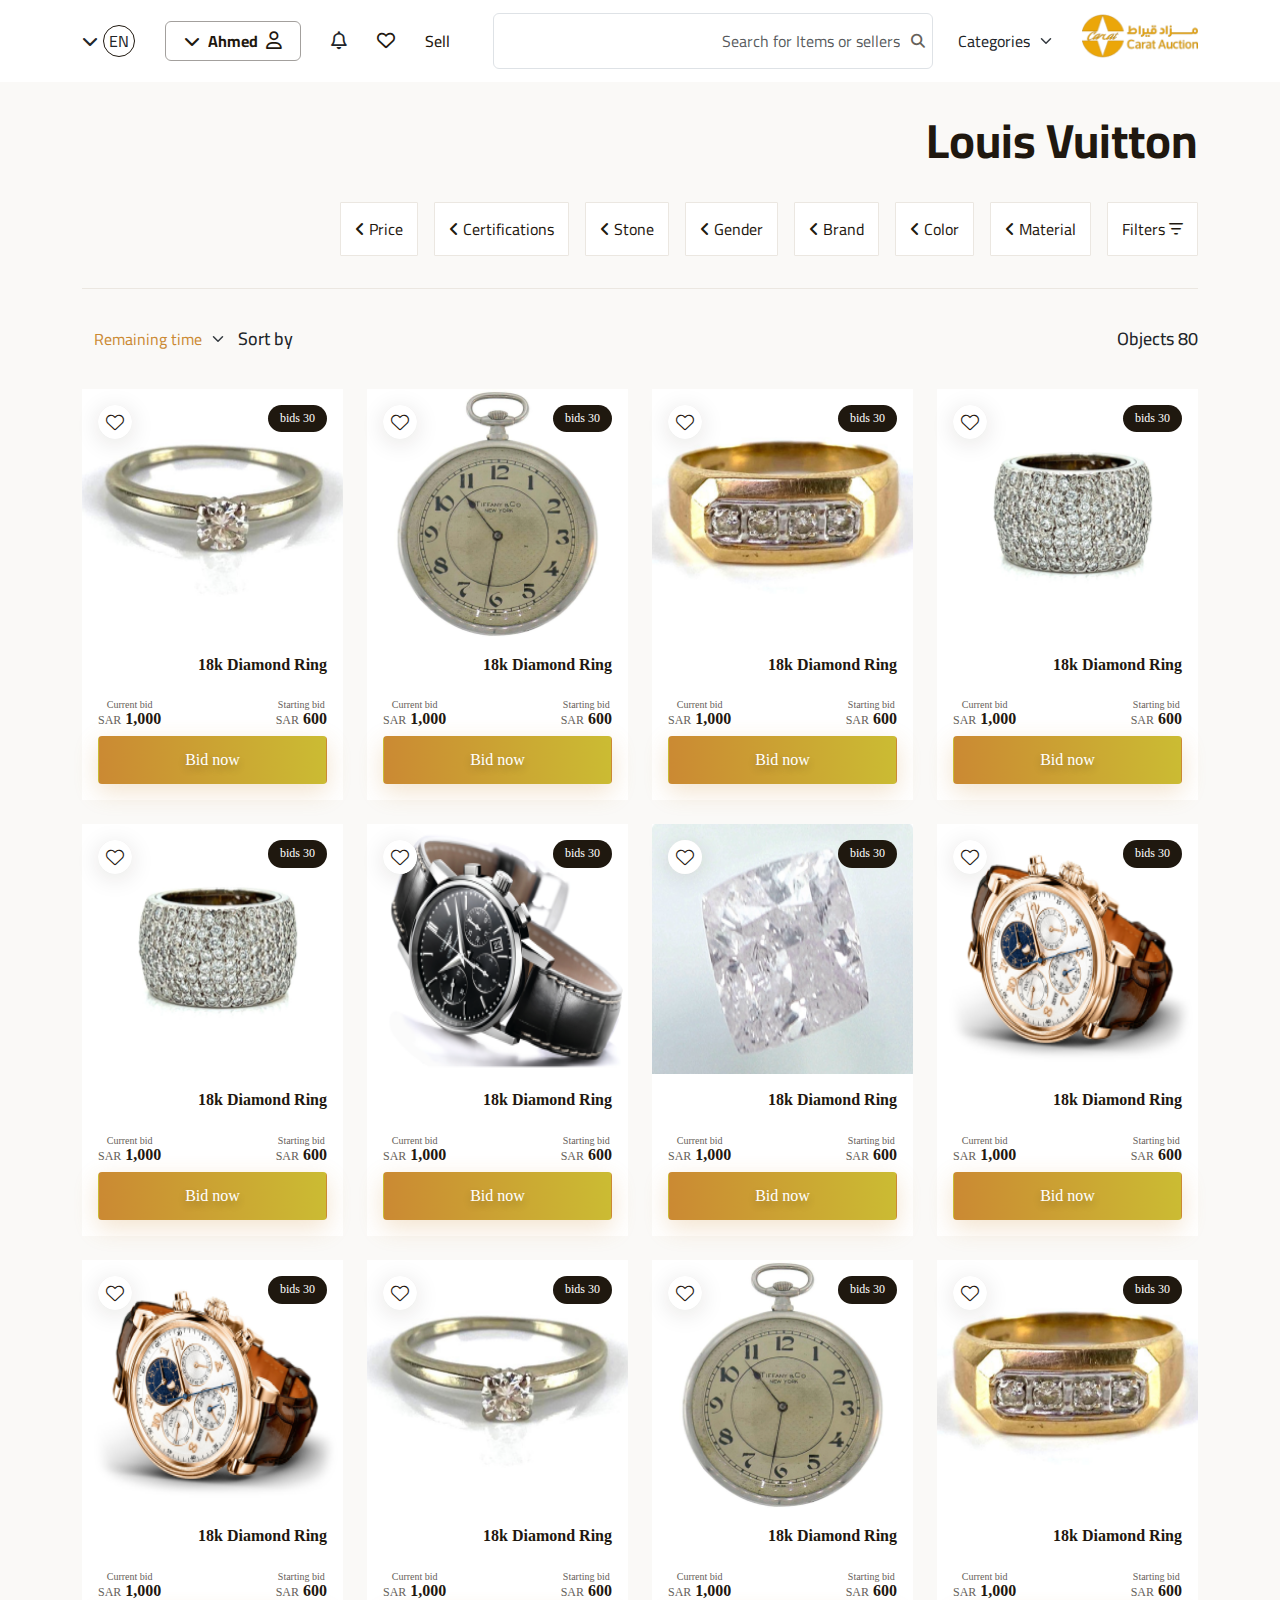
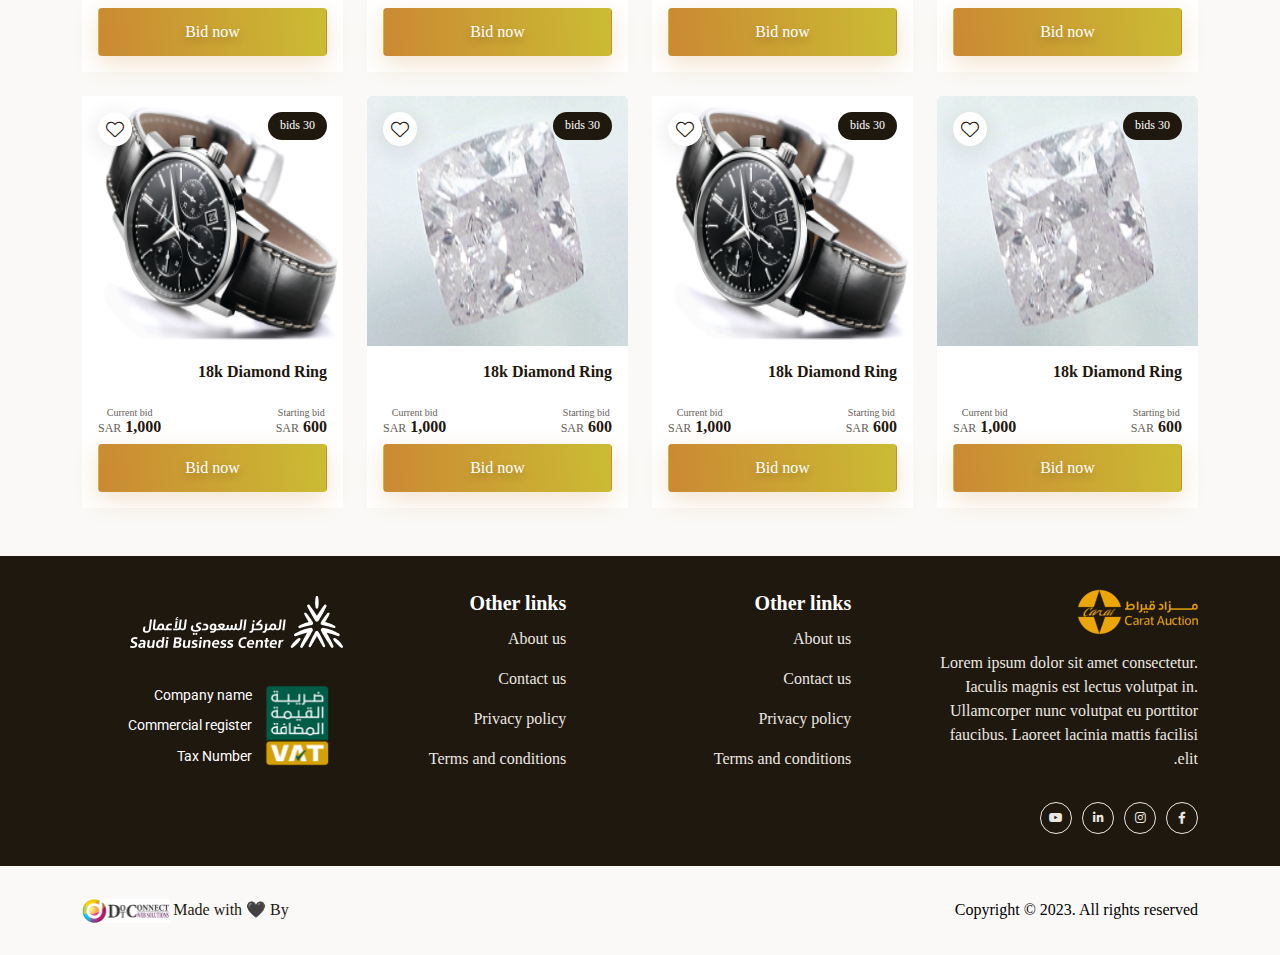
<file: Brands.html>
<!DOCTYPE html>
<html>

<head>

  <meta name="description"
    content="A website that sells all products, such as washing machines, refrigerators, computer screens, and mobile phones" />
  <meta name="keywords" content="ecommerce, shopping" />
  <meta name="author" content="Wazin" />
  <meta http-equiv="content-Type" content="text/html;charset=UTF-8" />
  <meta name="viewport" content="width=device-width, initial-scale=1.0" />
  <title>Wazin</title>
  <meta name="apple-mobile-web-app-status-bar-style" content="default" />
  <link rel="icon" href="images/test/hover-image-01.webp" type="" />

  <!-- ================================================== -->
  <!-- bootstrap -->
  <link rel="stylesheet" href="css/bootstrap.min.css" />

  <!-- ================================================== -->

  <!-- fontawesome -->
  <link rel="stylesheet" href="css/all.min.css" />

  <!-- ================================================== -->
  <link rel="stylesheet" href="css/swiper-bundle.min.css" />


  <!-- Link Swiper's CSS -->
  <link rel="stylesheet" href="css/owl.carousel.min.css" />
  <link rel="stylesheet" href="css/owl.theme.default.min.css" />
  <!-- ================================================== -->
  <!-- style css en & ar -->

  <!-- the compressed, production -->
  <link rel="stylesheet" href="css/style-en.css" />
  <link rel="stylesheet" href="css/style-ar.css" />


  <!-- ================================================== -->

  <style>
    :root {
      /* --mainColor: #5d1be0; */
    }
  </style>
  <!-- ================================================== -->
</head>

<body>
  <!-- ================================================== -->
  <!-- navbar -->
  <nav class="">
    <div class="box-nav ">
      <div class="container">

        <div class="box-items-nav">
          <div class="d-flex gap-3 w-100">
            <div class="box-logo-nav">
              <a href="index.html">
                <img src="images/test/logo-nav.png" alt="" />
              </a>
            </div>

            <div class="d-flex align-items-center justify-content-center w-100">
              <div class="box-Categories-nav box-Categories-nav-1">
                <select class="form-select select-Categories" aria-label="Default select example">
                  <option selected>Categories</option>
                  <option value="1">One</option>
                  <option value="2">Two</option>
                  <option value="3">Three</option>
                </select>
              </div>
              <div class="box-Search-nav">
                <input type="text" class="form-control Search-nav" placeholder="Search for Items or sellers">
                <div class="icon-Search-nav"><i class="fa-solid fa-magnifying-glass"></i></div>
              </div>
            </div>
          </div>

          <div class="box-list-link-nav-1">
            <ul class="box-lists-ul">

              <li class="item-link Favorite">
                <a href="index.html"></a>
              </li>

              <li class="item-link">
                <a href="index.html">Sell</a>
              </li>


              <li class="item-link">
                <button type="button" data-bs-toggle="offcanvas" data-bs-target="#offcanvasNavbarHeart"
                  aria-controls="offcanvasNavbarHeart" aria-label="Toggle navigation" class="btn btn-heart">
                  <i class="fa-regular fa-heart"></i>
                  <div class="item-count hide item-count-nav"><span class=""></span></div>
                </button>
              </li>

              <li class="item-link">
                <div class="box-Notices"><i class="fa-regular fa-bell"></i></div>
              </li>





              <!-- ------------------------------------------------------- -->

              <!-- <li class="item-link">
                <div class="box-Categories-nav box-Categories-nav-2">
                  <select class="form-select select-Categories" aria-label="Default select example">
                    <option selected>Categories</option>
                    <option value="1">One</option>
                    <option value="2">Two</option>
                    <option value="3">Three</option>
                  </select>
                </div>
              </li> -->

              <!-- ------------------------------------------------------- -->
              <!-- Sign in / Sign up -->
              <!-- <li class="item-link btn-buy-now box-button-Login-pc">
                <button type="button" data-bs-toggle="modal" data-bs-target="#logInModal" class="btn btn-Login">Sign in
                  / Sign up</button>
              </li> -->
              <!-- ------------------------------------------------------- -->

              <!-- ------------------------------------------------------- -->
              <!-- userName -->
              <li class="item-link">
                <div class="dropdown box-dropdown-userName">
                  <button class="btn btn-dropdown-userName" type="button" data-bs-toggle="dropdown"
                    aria-expanded="false">
                    <span class="icon-userName"><i class="fa-regular fa-user"></i></span>
                    <span class="userName">
                      Ahmed
                    </span>
                    <span><i class="fa-solid fa-chevron-down"></i></span>
                  </button>
                  <ul class="dropdown-menu">
                    <li><a class="dropdown-item active" href="#"><span><i
                            class="fa-light fa-basket-shopping"></i></span> Orders</a></li>
                    <li><a class="dropdown-item" href="#"><span><i class="fa-light fa-gear"></i></span> Settings </a>
                    </li>
                    <li><a class="dropdown-item" href="#"> <span><i
                            class="fa-light fa-arrow-right-from-bracket"></i></span> Sign out</a></li>
                  </ul>
                </div>
              </li>
              <!-- ------------------------------------------------------- -->

              <!-- ------------------------------------------------------- -->
              <!-- language -->
              <li class="item-link">
                <div class="dropdown box-language-dropdown">
                  <button class="btn btn-dropdown-language" type="button" data-bs-toggle="dropdown"
                    aria-expanded="false">
                    <span class="text-language">EN</span>
                    <span class="icon-language"><i class="fa-solid fa-chevron-down"></i></span>
                  </button>
                  <ul class="dropdown-menu">
                    <li><a class="dropdown-item" href="#">EN</a></li>
                    <li><a class="dropdown-item" href="#">AR</a></li>
                  </ul>
                </div>
              </li>
              <!-- ------------------------------------------------------- -->

              <!-- ------------------------------------------------------- -->
              <li class="item-link btn-buy-now box-Search-nav-mo">
                <div class="Search-nav-mo">
                  <input type="text" class="form-control Search-nav" placeholder="Search for Items or sellers">
                  <div class="icon-Search-nav"><i class="fa-solid fa-magnifying-glass"></i></div>
                </div>
              </li>
            </ul>
          </div>
          <div class="box-menu">
            <div id="nav-icon2">
              <span></span>
              <span></span>
              <span></span>
              <span></span>
              <span></span>
              <span></span>
            </div>
          </div>
        </div>
      </div>
    </div>
  </nav>
  <!-- ================================================== -->

  <!-- ================================================================================================================= -->
  <!-- Log In Modal-->
  <section>
    <div class="box-Modal-LogIn">
      <div class="modal fade" id="logInModal" tabindex="-1" aria-labelledby="exampleModalLabel" aria-hidden="true">
        <div class="modal-dialog modal-dialog-centered modal-dialog-LogIn">
          <div class="modal-content">
            <div class="modal-body">
              <!-- phone -->
              <div class="box-phone-login">

                <div class="d-flex flex-column gap-4">

                  <div class="d-flex align-items-center justify-content-between">
                    <span>Sign in or create an account</span>
                    <div class="box-close-modal">
                      <button type="button" class="btn-close" data-bs-dismiss="modal" aria-label="Close"></button>
                    </div>
                  </div>
                  <h3>Welcome back!</h3>
                  <form action="">
                    <label for="input-phone" class="form-label label-phone">Phone number</label>
                    <input type="tel" class="form-control input-phone" id="input-phone" placeholder="">
                    <button type="button" class="btn btn-LogIn-Modal" id="btnLogIn">Sign in</button>
                  </form>

                </div>
              </div>
              <!-- otp -->
              <div class="box-otp-login">

                <div class="row align-items-center">

                  <div class="col-xxl-12 col-xl-12 col-lg-12 col-md-12 col-sm-12">
                    <div class="d-flex align-items-center justify-content-between">
                      <div class="box-back-Phone-code">
                        <button class="btn btn-back-Phone"> <i class="fa-solid fa-arrow-left"></i></button>
                        <span>Verification code</span>
                      </div>
                      <div class="box-close-modal">
                        <button type="button" class="btn-close" data-bs-dismiss="modal" aria-label="Close"></button>
                      </div>
                    </div>


                    <form action="">
                      <p>Enter the code that sent to</p>
                      <div class="phone-in-otp">+966 597 556 153</div>

                      <input type="tel" class="form-control input-phone" id="input-phone" placeholder="">
                      <div class="d-flex align-items-center justify-content-center flex-column">

                        <button class="btn btn-Continue-OTP">Continue</button>
                        <button class="btn btn-Resend-OTP">Resend code</button>
                      </div>
                    </form>
                  </div>
                </div>
              </div>
            </div>
          </div>
        </div>
      </div>
    </div>
  </section>
  <!-- ================================================================================================================= -->

  <!-- ===================================================================================================== -->
  <!-- Favorite -->
  <aside>
    <div class="offcanvas box-aside-heart offcanvas-end" tabindex="-1" id="offcanvasNavbarHeart"
      aria-labelledby="offcanvasNavbarHeartLabel">
      <div class="offcanvas-header">
        <h2 class="offcanvas-title" id="offcanvasNavbarHeartLabel">
          Favorite
        </h2>
        <button type="button" class="btn-close-cart btn" data-bs-dismiss="offcanvas" aria-label="Close">
          close
        </button>
      </div>
      <hr />
      <div class="offcanvas-body offcanvas-body-Favorites">


        <!-- ========================================== -->
        <!-- TODO:dynamic product id -->
        <!-- code php -->

        <div class="box-all-item-heart">
          <!-- <div class="box-aside-cart-img-Quantity-trash-border ">
            <div class="box-aside-cart-img-Quantity-trash">
  
              <div class="d-flex gap-2 align-items-center">
                <div class="box-img-aside-heart">
                  <img src="images/test/Categories-1.png" alt="">
                </div>
                <div>
                  <h3>18k Diamond Ring</h3>
                </div>
              </div>
              <div>
                <button class="btn btn-delete">
                  <i class="fa-solid fa-trash"></i>
                </button>
              </div>
            </div>
          </div>
          <div class="box-aside-cart-img-Quantity-trash-border ">
            <div class="box-aside-cart-img-Quantity-trash">
  
              <div class="d-flex gap-2 align-items-center">
                <div class="box-img-aside-heart">
                  <img src="images/test/Categories-1.png" alt="">
                </div>
                <div>
                  <h3>18k Diamond Ring</h3>
                </div>
              </div>
              <div>
                <button class="btn btn-delete">
                  <i class="fa-solid fa-trash"></i>
                </button>
              </div>
            </div>
          </div> -->
        </div>

        <!-- ============================================ -->



      </div>
    </div>
  </aside>
  <!-- ===================================================================================================== -->

  <!-- ================================================== -->

  <section>
    <div class="">
      <div class="container">
        <div class="box-Jewelry box-Brands" >
          <h1>Louis Vuitton</h1>

          <div class="box-links-Filters">
            <div class="d-flex gap-3 flex-wrap">
              <button type="button" data-bs-toggle="offcanvas" data-bs-target="#offcanvasRight"
                aria-controls="offcanvasRight" class="btn-Filters-Links btn btn-Filters">
                <span><i class="fa-regular fa-bars-filter"></i></span>
                <span>Filters</span>
              </button>
              <button type="button" data-bs-toggle="offcanvas" data-bs-target="#offcanvasRight"
                aria-controls="offcanvasRight" class="btn-Filters-Links btn btn-Material">
                <span>Material</span>
                <span class="icon-arrow-filter"><i class="fa-solid fa-angle-right"></i></span>
              </button>
              <button type="button" data-bs-toggle="offcanvas" data-bs-target="#offcanvasRight"
                aria-controls="offcanvasRight" class="btn-Filters-Links btn btn-Color">
                <span>Color</span>
                <span class="icon-arrow-filter"><i class="fa-solid fa-angle-right"></i></span>
              </button>
              <button type="button" data-bs-toggle="offcanvas" data-bs-target="#offcanvasRight"
                aria-controls="offcanvasRight" class="btn-Filters-Links btn btn-Brand">
                <span>Brand</span>
                <span class="icon-arrow-filter"><i class="fa-solid fa-angle-right"></i></span>
              </button>
              <button type="button" data-bs-toggle="offcanvas" data-bs-target="#offcanvasRight"
                aria-controls="offcanvasRight" class="btn-Filters-Links btn btn-Gender">
                <span>Gender</span>
                <span class="icon-arrow-filter"><i class="fa-solid fa-angle-right"></i></span>
              </button>
              <button type="button" data-bs-toggle="offcanvas" data-bs-target="#offcanvasRight"
                aria-controls="offcanvasRight" class="btn-Filters-Links btn btn-Stone">
                <span>Stone</span>
                <span class="icon-arrow-filter"><i class="fa-solid fa-angle-right"></i></span>
              </button>
              <button type="button" data-bs-toggle="offcanvas" data-bs-target="#offcanvasRight"
                aria-controls="offcanvasRight" class="btn-Filters-Links btn btn-Certifications">
                <span>Certifications</span>
                <span class="icon-arrow-filter"><i class="fa-solid fa-angle-right"></i></span>
              </button>

              <button type="button" data-bs-toggle="offcanvas" data-bs-target="#offcanvasRight"
                aria-controls="offcanvasRight" class="btn-Filters-Links btn btn-Price">
                <span>Price</span>
                <span class="icon-arrow-filter"><i class="fa-solid fa-angle-right"></i></span>
              </button>
            </div>
          </div>
          <div class="box-Products-select-Objects-Jewelry">
            <div class="d-flex justify-content-between align-items-center">
              <span> 80 Objects</span>
              <div class="d-flex align-items-center">

                <div> Sort by </div>
                <select class="form-select select-time" aria-label="Default select example">
                  <option selected>Remaining time</option>
                  <option value="1">One</option>
                  <option value="2">Two</option>
                  <option value="3">Three</option>
                </select>

              </div>
            </div>

            <div class="box-Products-Jewelry">
              <div class="row g-4">
                <div class="col-xxl-3 col-xl-3 col-lg-4 col-md-6 col-sm-12">
                  <div class="item-data" data-product-id="40">
                    <div class="product-item pb-3">
                      <a href="Product-Details.html">
                        <div class="img-product img-data">
                          <img src="images/test/Rectangle1.png" alt="">
                        </div>
                      </a>
                      <div class="product-item-text">
                        <div>
                          <div class="bids">30 bids</div>
                        </div>
                        <div>
                          <button class="product-Favorite btn-Favorite-data "></button>
                        </div>
                        <h3 class="titel-product">18k Diamond Ring</h3>
                        <div class="d-flex align-items-center justify-content-between mt-4">
                          <div class="box-Starting">
                            <div class="item-Starting">Starting bid</div>
                            <h4>600 <span>SAR</span></h4>
                          </div>
                          <div class="box-Current">
                            <div class="item-Current">Current bid</div>
                            <h4>1,000 <span>SAR</span></h4>
                          </div>
                        </div>

                        <div class="">
                          <button class="btn btn-bid-now">Bid now</button>
                        </div>
                      </div>
                    </div>
                  </div>
                </div>
                <div class="col-xxl-3 col-xl-3 col-lg-4 col-md-6 col-sm-12">
                  <div class="item-data" data-product-id="41">
                    <div class="product-item pb-3">
                      <a href="Product-Details.html">
                        <div class="img-product img-data">
                          <img src="images/test/Rectangle2.png" alt="">
                        </div>
                      </a>
                      <div class="product-item-text">
                        <div>
                          <div class="bids">30 bids</div>
                        </div>
                        <div>
                          <button class="product-Favorite btn-Favorite-data "></button>
                        </div>
                        <h3 class="titel-product">18k Diamond Ring</h3>
                        <div class="d-flex align-items-center justify-content-between mt-4">
                          <div class="box-Starting">
                            <div class="item-Starting">Starting bid</div>
                            <h4>600 <span>SAR</span></h4>
                          </div>
                          <div class="box-Current">
                            <div class="item-Current">Current bid</div>
                            <h4>1,000 <span>SAR</span></h4>
                          </div>
                        </div>

                        <div class="">
                          <button class="btn btn-bid-now">Bid now</button>
                        </div>
                      </div>
                    </div>
                  </div>
                </div>
                <div class="col-xxl-3 col-xl-3 col-lg-4 col-md-6 col-sm-12">
                  <div class="item-data" data-product-id="42">
                    <div class="product-item pb-3">
                      <a href="Product-Details.html">
                        <div class="img-product img-data">
                          <img src="images/test/Rectangle3.png" alt="">
                        </div>
                      </a>
                      <div class="product-item-text">
                        <div>
                          <div class="bids">30 bids</div>
                        </div>
                        <div>
                          <button class="product-Favorite btn-Favorite-data "></button>
                        </div>
                        <h3 class="titel-product">18k Diamond Ring</h3>
                        <div class="d-flex align-items-center justify-content-between mt-4">
                          <div class="box-Starting">
                            <div class="item-Starting">Starting bid</div>
                            <h4>600 <span>SAR</span></h4>
                          </div>
                          <div class="box-Current">
                            <div class="item-Current">Current bid</div>
                            <h4>1,000 <span>SAR</span></h4>
                          </div>
                        </div>

                        <div class="">
                          <button class="btn btn-bid-now">Bid now</button>
                        </div>
                      </div>
                    </div>
                  </div>
                </div>
                <div class="col-xxl-3 col-xl-3 col-lg-4 col-md-6 col-sm-12">
                  <div class="item-data" data-product-50>
                    <div class="product-item pb-3">
                      <a href="Product-Details.html">
                        <div class="img-product img-data">
                          <img src="images/test/Rectangle4.png" alt="">
                        </div>
                      </a>
                      <div class="product-item-text">
                        <div>
                          <div class="bids">30 bids</div>
                        </div>
                        <div>
                          <button class="product-Favorite btn-Favorite-data "></button>
                        </div>
                        <h3 class="titel-product">18k Diamond Ring</h3>
                        <div class="d-flex align-items-center justify-content-between mt-4">
                          <div class="box-Starting">
                            <div class="item-Starting">Starting bid</div>
                            <h4>600 <span>SAR</span></h4>
                          </div>
                          <div class="box-Current">
                            <div class="item-Current">Current bid</div>
                            <h4>1,000 <span>SAR</span></h4>
                          </div>
                        </div>

                        <div class="">
                          <button class="btn btn-bid-now">Bid now</button>
                        </div>
                      </div>
                    </div>
                  </div>
                </div>
                <div class="col-xxl-3 col-xl-3 col-lg-4 col-md-6 col-sm-12">
                  <div class="item-data" data-product-id="44">
                    <div class="product-item pb-3">
                      <a href="Product-Details.html">
                        <div class="img-product img-data">
                          <img src="images/test/Rectangle5.png" alt="">
                        </div>
                      </a>
                      <div class="product-item-text">
                        <div>
                          <div class="bids">30 bids</div>
                        </div>
                        <div>
                          <button class="product-Favorite btn-Favorite-data "></button>
                        </div>
                        <h3 class="titel-product">18k Diamond Ring</h3>
                        <div class="d-flex align-items-center justify-content-between mt-4">
                          <div class="box-Starting">
                            <div class="item-Starting">Starting bid</div>
                            <h4>600 <span>SAR</span></h4>
                          </div>
                          <div class="box-Current">
                            <div class="item-Current">Current bid</div>
                            <h4>1,000 <span>SAR</span></h4>
                          </div>
                        </div>

                        <div class="">
                          <button class="btn btn-bid-now">Bid now</button>
                        </div>
                      </div>
                    </div>
                  </div>
                </div>
                <div class="col-xxl-3 col-xl-3 col-lg-4 col-md-6 col-sm-12">
                  <div class="item-data" data-product-id="45">
                    <div class="product-item pb-3">
                      <a href="Product-Details.html">
                        <div class="img-product img-data">
                          <img src="images/test/Rectangle6.png" alt="">
                        </div>
                      </a>
                      <div class="product-item-text">
                        <div>
                          <div class="bids">30 bids</div>
                        </div>
                        <div>
                          <button class="product-Favorite btn-Favorite-data "></button>
                        </div>
                        <h3 class="titel-product">18k Diamond Ring</h3>
                        <div class="d-flex align-items-center justify-content-between mt-4">
                          <div class="box-Starting">
                            <div class="item-Starting">Starting bid</div>
                            <h4>600 <span>SAR</span></h4>
                          </div>
                          <div class="box-Current">
                            <div class="item-Current">Current bid</div>
                            <h4>1,000 <span>SAR</span></h4>
                          </div>
                        </div>

                        <div class="">
                          <button class="btn btn-bid-now">Bid now</button>
                        </div>
                      </div>
                    </div>
                  </div>
                </div>
                <div class="col-xxl-3 col-xl-3 col-lg-4 col-md-6 col-sm-12">
                  <div class="item-data" data-product-id="46">
                    <div class="product-item pb-3">
                      <a href="Product-Details.html">
                        <div class="img-product img-data">
                          <img src="images/test/Rectangle7.png" alt="">
                        </div>
                      </a>
                      <div class="product-item-text">
                        <div>
                          <div class="bids">30 bids</div>
                        </div>
                        <div>
                          <button class="product-Favorite btn-Favorite-data "></button>
                        </div>
                        <h3 class="titel-product">18k Diamond Ring</h3>
                        <div class="d-flex align-items-center justify-content-between mt-4">
                          <div class="box-Starting">
                            <div class="item-Starting">Starting bid</div>
                            <h4>600 <span>SAR</span></h4>
                          </div>
                          <div class="box-Current">
                            <div class="item-Current">Current bid</div>
                            <h4>1,000 <span>SAR</span></h4>
                          </div>
                        </div>

                        <div class="">
                          <button class="btn btn-bid-now">Bid now</button>
                        </div>
                      </div>
                    </div>
                  </div>
                </div>
                <div class="col-xxl-3 col-xl-3 col-lg-4 col-md-6 col-sm-12">
                  <div class="item-data" data-product-id="47">
                    <div class="product-item pb-3">
                      <a href="Product-Details.html">
                        <div class="img-product img-data">
                          <img src="images/test/Rectangle1.png" alt="">
                        </div>
                      </a>
                      <div class="product-item-text">
                        <div>
                          <div class="bids">30 bids</div>
                        </div>
                        <div>
                          <button class="product-Favorite btn-Favorite-data "></button>
                        </div>
                        <h3 class="titel-product">18k Diamond Ring</h3>
                        <div class="d-flex align-items-center justify-content-between mt-4">
                          <div class="box-Starting">
                            <div class="item-Starting">Starting bid</div>
                            <h4>600 <span>SAR</span></h4>
                          </div>
                          <div class="box-Current">
                            <div class="item-Current">Current bid</div>
                            <h4>1,000 <span>SAR</span></h4>
                          </div>
                        </div>

                        <div class="">
                          <button class="btn btn-bid-now">Bid now</button>
                        </div>
                      </div>
                    </div>
                  </div>
                </div>
                <div class="col-xxl-3 col-xl-3 col-lg-4 col-md-6 col-sm-12">
                  <div class="item-data" data-product-id="48">
                    <div class="product-item pb-3">
                      <a href="Product-Details.html">
                        <div class="img-product img-data">
                          <img src="images/test/Rectangle2.png" alt="">
                        </div>
                      </a>
                      <div class="product-item-text">
                        <div>
                          <div class="bids">30 bids</div>
                        </div>
                        <div>
                          <button class="product-Favorite btn-Favorite-data "></button>
                        </div>
                        <h3 class="titel-product">18k Diamond Ring</h3>
                        <div class="d-flex align-items-center justify-content-between mt-4">
                          <div class="box-Starting">
                            <div class="item-Starting">Starting bid</div>
                            <h4>600 <span>SAR</span></h4>
                          </div>
                          <div class="box-Current">
                            <div class="item-Current">Current bid</div>
                            <h4>1,000 <span>SAR</span></h4>
                          </div>
                        </div>

                        <div class="">
                          <button class="btn btn-bid-now">Bid now</button>
                        </div>
                      </div>
                    </div>
                  </div>
                </div>
                <div class="col-xxl-3 col-xl-3 col-lg-4 col-md-6 col-sm-12">
                  <div class="item-data" data-product-id="49">
                    <div class="product-item pb-3">
                      <a href="Product-Details.html">
                        <div class="img-product img-data">
                          <img src="images/test/Rectangle3.png" alt="">
                        </div>
                      </a>
                      <div class="product-item-text">
                        <div>
                          <div class="bids">30 bids</div>
                        </div>
                        <div>
                          <button class="product-Favorite btn-Favorite-data "></button>
                        </div>
                        <h3 class="titel-product">18k Diamond Ring</h3>
                        <div class="d-flex align-items-center justify-content-between mt-4">
                          <div class="box-Starting">
                            <div class="item-Starting">Starting bid</div>
                            <h4>600 <span>SAR</span></h4>
                          </div>
                          <div class="box-Current">
                            <div class="item-Current">Current bid</div>
                            <h4>1,000 <span>SAR</span></h4>
                          </div>
                        </div>

                        <div class="">
                          <button class="btn btn-bid-now">Bid now</button>
                        </div>
                      </div>
                    </div>
                  </div>
                </div>
                <div class="col-xxl-3 col-xl-3 col-lg-4 col-md-6 col-sm-12">
                  <div class="item-data" data-product-id="50">
                    <div class="product-item pb-3">
                      <a href="Product-Details.html">
                        <div class="img-product img-data">
                          <img src="images/test/Rectangle4.png" alt="">
                        </div>
                      </a>
                      <div class="product-item-text">
                        <div>
                          <div class="bids">30 bids</div>
                        </div>
                        <div>
                          <button class="product-Favorite btn-Favorite-data "></button>
                        </div>
                        <h3 class="titel-product">18k Diamond Ring</h3>
                        <div class="d-flex align-items-center justify-content-between mt-4">
                          <div class="box-Starting">
                            <div class="item-Starting">Starting bid</div>
                            <h4>600 <span>SAR</span></h4>
                          </div>
                          <div class="box-Current">
                            <div class="item-Current">Current bid</div>
                            <h4>1,000 <span>SAR</span></h4>
                          </div>
                        </div>

                        <div class="">
                          <button class="btn btn-bid-now">Bid now</button>
                        </div>
                      </div>
                    </div>
                  </div>
                </div>
                <div class="col-xxl-3 col-xl-3 col-lg-4 col-md-6 col-sm-12">
                  <div class="item-data" data-product-id="51">
                    <div class="product-item pb-3">
                      <a href="Product-Details.html">
                        <div class="img-product img-data">
                          <img src="images/test/Rectangle5.png" alt="">
                        </div>
                      </a>
                      <div class="product-item-text">
                        <div>
                          <div class="bids">30 bids</div>
                        </div>
                        <div>
                          <button class="product-Favorite btn-Favorite-data "></button>
                        </div>
                        <h3 class="titel-product">18k Diamond Ring</h3>
                        <div class="d-flex align-items-center justify-content-between mt-4">
                          <div class="box-Starting">
                            <div class="item-Starting">Starting bid</div>
                            <h4>600 <span>SAR</span></h4>
                          </div>
                          <div class="box-Current">
                            <div class="item-Current">Current bid</div>
                            <h4>1,000 <span>SAR</span></h4>
                          </div>
                        </div>

                        <div class="">
                          <button class="btn btn-bid-now">Bid now</button>
                        </div>
                      </div>
                    </div>
                  </div>
                </div>
                <div class="col-xxl-3 col-xl-3 col-lg-4 col-md-6 col-sm-12">
                  <div class="item-data" data-product-id="52">
                    <div class="product-item pb-3">
                      <a href="Product-Details.html">
                        <div class="img-product img-data">
                          <img src="images/test/Rectangle6.png" alt="">
                        </div>
                      </a>
                      <div class="product-item-text">
                        <div>
                          <div class="bids">30 bids</div>
                        </div>
                        <div>
                          <button class="product-Favorite btn-Favorite-data "></button>
                        </div>
                        <h3 class="titel-product">18k Diamond Ring</h3>
                        <div class="d-flex align-items-center justify-content-between mt-4">
                          <div class="box-Starting">
                            <div class="item-Starting">Starting bid</div>
                            <h4>600 <span>SAR</span></h4>
                          </div>
                          <div class="box-Current">
                            <div class="item-Current">Current bid</div>
                            <h4>1,000 <span>SAR</span></h4>
                          </div>
                        </div>

                        <div class="">
                          <button class="btn btn-bid-now">Bid now</button>
                        </div>
                      </div>
                    </div>
                  </div>
                </div>
                <div class="col-xxl-3 col-xl-3 col-lg-4 col-md-6 col-sm-12">
                  <div class="item-data" data-product-id="53">
                    <div class="product-item pb-3">
                      <a href="Product-Details.html">
                        <div class="img-product img-data">
                          <img src="images/test/Rectangle7.png" alt="">
                        </div>
                      </a>
                      <div class="product-item-text">
                        <div>
                          <div class="bids">30 bids</div>
                        </div>
                        <div>
                          <button class="product-Favorite btn-Favorite-data "></button>
                        </div>
                        <h3 class="titel-product">18k Diamond Ring</h3>
                        <div class="d-flex align-items-center justify-content-between mt-4">
                          <div class="box-Starting">
                            <div class="item-Starting">Starting bid</div>
                            <h4>600 <span>SAR</span></h4>
                          </div>
                          <div class="box-Current">
                            <div class="item-Current">Current bid</div>
                            <h4>1,000 <span>SAR</span></h4>
                          </div>
                        </div>

                        <div class="">
                          <button class="btn btn-bid-now">Bid now</button>
                        </div>
                      </div>
                    </div>
                  </div>
                </div>
                <div class="col-xxl-3 col-xl-3 col-lg-4 col-md-6 col-sm-12">
                  <div class="item-data" data-product-id="54">
                    <div class="product-item pb-3">
                      <a href="Product-Details.html">
                        <div class="img-product img-data">
                          <img src="images/test/Rectangle6.png" alt="">
                        </div>
                      </a>
                      <div class="product-item-text">
                        <div>
                          <div class="bids">30 bids</div>
                        </div>
                        <div>
                          <button class="product-Favorite btn-Favorite-data "></button>
                        </div>
                        <h3 class="titel-product">18k Diamond Ring</h3>
                        <div class="d-flex align-items-center justify-content-between mt-4">
                          <div class="box-Starting">
                            <div class="item-Starting">Starting bid</div>
                            <h4>600 <span>SAR</span></h4>
                          </div>
                          <div class="box-Current">
                            <div class="item-Current">Current bid</div>
                            <h4>1,000 <span>SAR</span></h4>
                          </div>
                        </div>

                        <div class="">
                          <button class="btn btn-bid-now">Bid now</button>
                        </div>
                      </div>
                    </div>
                  </div>
                </div>
                <div class="col-xxl-3 col-xl-3 col-lg-4 col-md-6 col-sm-12">
                  <div class="item-data" data-product-id="55">
                    <div class="product-item pb-3">
                      <a href="Product-Details.html">
                        <div class="img-product img-data">
                          <img src="images/test/Rectangle7.png" alt="">
                        </div>
                      </a>
                      <div class="product-item-text">
                        <div>
                          <div class="bids">30 bids</div>
                        </div>
                        <div>
                          <button class="product-Favorite btn-Favorite-data "></button>
                        </div>
                        <h3 class="titel-product">18k Diamond Ring</h3>
                        <div class="d-flex align-items-center justify-content-between mt-4">
                          <div class="box-Starting">
                            <div class="item-Starting">Starting bid</div>
                            <h4>600 <span>SAR</span></h4>
                          </div>
                          <div class="box-Current">
                            <div class="item-Current">Current bid</div>
                            <h4>1,000 <span>SAR</span></h4>
                          </div>
                        </div>

                        <div class="">
                          <button class="btn btn-bid-now">Bid now</button>
                        </div>
                      </div>
                    </div>
                  </div>
                </div>
              </div>
            </div>
          </div>
        </div>
      </div>
    </div>
  </section>

  <!-- ================================================== -->

  <section>
    <div class="box-sidbar-Filters">
      <div class="offcanvas offcanvas-end" tabindex="-1" id="offcanvasRight" aria-labelledby="offcanvasRightLabel">
        <div class="offcanvas-body box-offcanvas-body">

          <!-- --------------------------------------------------------------- -->
          <div class="body-Filters h-100">
            <div class="d-flex align-items-center  justify-content-between">
              <div class="d-flex gap-3 align-items-center">
                <button type="button" class="btn-close" data-bs-dismiss="offcanvas" aria-label="Close"></button>
                <span class="titel-name">Filters</span>
              </div>
              <div>
                <button class="btn btn-Clear">Clear</button>
              </div>
            </div>
            <div class="box-body-items vh-70">
              <ul>
                <li>
                  <button
                    class="btn btn-Material btn-all-sidbar d-flex align-items-center justify-content-between w-100">
                    <span>Material</span>
                    <span class="icon-arrow-filter"><i class="fa-solid fa-angle-right"></i></span>
                  </button>
                </li>
                <li>
                  <button
                    class="btn btn-Color btn-all-sidbar d-flex align-items-center justify-content-between w-100">
                    <span>Color</span>
                    <span class="icon-arrow-filter"><i class="fa-solid fa-angle-right"></i></span>
                  </button>
                </li>
                <li>
                  <button
                    class="btn btn-Brand btn-all-sidbar d-flex align-items-center justify-content-between w-100">
                    <span>Brand</span>
                    <span class="icon-arrow-filter"><i class="fa-solid fa-angle-right"></i></span>
                  </button>
                </li>
                <li>
                  <button
                    class="btn btn-Gender btn-all-sidbar d-flex align-items-center justify-content-between w-100">
                    <span>Gender</span>
                    <span class="icon-arrow-filter"><i class="fa-solid fa-angle-right"></i></span>
                  </button>
                </li>
                <li>
                  <button
                    class="btn btn-Stone btn-all-sidbar d-flex align-items-center justify-content-between w-100">
                    <span>Stone</span>
                    <span class="icon-arrow-filter"><i class="fa-solid fa-angle-right"></i></span>
                  </button>
                </li>
                <li>
                  <button
                    class="btn btn-Certifications btn-all-sidbar d-flex align-items-center justify-content-between w-100">
                    <span>Certifications</span>
                    <span class="icon-arrow-filter"><i class="fa-solid fa-angle-right"></i></span>
                  </button>
                </li>
                <li>
                  <button
                    class="btn btn-Price btn-all-sidbar d-flex align-items-center justify-content-between w-100">
                    <span>Price</span>
                    <span class="icon-arrow-filter"><i class="fa-solid fa-angle-right"></i></span>
                  </button>
                </li>
                <li>
                  <button
                    class="btn btn-Price btn-all-sidbar d-flex align-items-center justify-content-between w-100">
                    <span>Price</span>
                    <span class="icon-arrow-filter"><i class="fa-solid fa-angle-right"></i></span>
                  </button>
                </li>
                <li>
                  <button
                    class="btn btn-Price btn-all-sidbar d-flex align-items-center justify-content-between w-100">
                    <span>Price</span>
                    <span class="icon-arrow-filter"><i class="fa-solid fa-angle-right"></i></span>
                  </button>
                </li>
                <li>
                  <button
                    class="btn btn-Price btn-all-sidbar d-flex align-items-center justify-content-between w-100">
                    <span>Price</span>
                    <span class="icon-arrow-filter"><i class="fa-solid fa-angle-right"></i></span>
                  </button>
                </li>
              </ul>
            </div>
            <button class="btn btn-all-Filters">Show 350 objects</button>
          </div>
          <!-- --------------------------------------------------------------- -->
          <div class="body-Material h-100">
            <div class="d-flex align-items-center  justify-content-between">
              <div class="d-flex gap-3 align-items-center">
                <button type="button" class="btn-close" data-bs-dismiss="offcanvas" aria-label="Close"></button>
                <span class="titel-name">Material</span>
              </div>
              <div>
                <button class="btn btn-Clear">Clear</button>
              </div>
            </div>
            <div class="box-form-check box-body-items vh-70">
              <form action="">
                <div class="form-check box-check-filter">
                  <input class="form-check-input" type="checkbox" value="" id="flexCheckDefault1">
                  <label class="form-check-label label-check-filters" for="flexCheckDefault1">
                    Diamond <span>(20)</span>
                  </label>
                </div>
                <div class="form-check box-check-filter">
                  <input class="form-check-input" type="checkbox" value="" id="flexCheckDefault2">
                  <label class="form-check-label label-check-filters" for="flexCheckDefault2">
                    Sapphire <span>(50)</span>
                  </label>
                </div>
                <div class="form-check box-check-filter">
                  <input class="form-check-input" type="checkbox" value="" id="flexCheckDefault3">
                  <label class="form-check-label label-check-filters" for="flexCheckDefault3">
                    Emerald  <span>(12)</span>
                  </label>
                </div>

                <div class="form-check box-check-filter">
                  <input class="form-check-input" type="checkbox" value="" id="flexCheckDefault4">
                  <label class="form-check-label label-check-filters" for="flexCheckDefault4">
                    Tanzanite <span>(14)</span>
                  </label>
                </div>

                <div class="form-check box-check-filter">
                  <input class="form-check-input" type="checkbox" value="" id="flexCheckDefault5">
                  <label class="form-check-label label-check-filters" for="flexCheckDefault5">
                    Ruby  <span>(12)</span>
                  </label>
                </div>

                <div class="form-check box-check-filter">
                  <input class="form-check-input" type="checkbox" value="" id="flexCheckDefault6">
                  <label class="form-check-label label-check-filters" for="flexCheckDefault6">
                    Sapphires  <span>(12)</span>
                  </label>
                </div>

                <div class="form-check box-check-filter">
                  <input class="form-check-input" type="checkbox" value="" id="flexCheckDefault7">
                  <label class="form-check-label label-check-filters" for="flexCheckDefault7">
                    Amethyst  <span>(12)</span>
                  </label>
                </div>

                <div class="form-check box-check-filter">
                  <input class="form-check-input" type="checkbox" value="" id="flexCheckDefault8">
                  <label class="form-check-label label-check-filters" for="flexCheckDefault8">
                    Topaz  <span>(12)</span>
                  </label>
                </div>

                <div class="form-check box-check-filter">
                  <input class="form-check-input" type="checkbox" value="" id="flexCheckDefault9">
                  <label class="form-check-label label-check-filters" for="flexCheckDefault9">
                    Pearl  <span>(12)</span>
                  </label>
                </div>
                <div class="form-check box-check-filter">
                  <input class="form-check-input" type="checkbox" value="" id="flexCheckDefault10">
                  <label class="form-check-label label-check-filters" for="flexCheckDefault10">
                    Akoya Pearl  <span>(12)</span>
                  </label>
                </div>
                <div class="form-check box-check-filter">
                  <input class="form-check-input" type="checkbox" value="" id="flexCheckDefault11">
                  <label class="form-check-label label-check-filters" for="flexCheckDefault11">
                    Spinel  <span>(12)</span>
                  </label>
                </div>

                <div class="form-check box-check-filter">
                  <input class="form-check-input" type="checkbox" value="" id="flexCheckDefault12">
                  <label class="form-check-label label-check-filters" for="flexCheckDefault12">
                    Spinel  <span>(12)</span>
                  </label>
                </div>
              </form>
            </div>
            <button class="btn btn-all-Filters">Show 350 objects</button>
          </div>
          <!-- --------------------------------------------------------------- -->
          <div class="body-Color h-100">
            <div class="d-flex align-items-center  justify-content-between">
              <div class="d-flex gap-3 align-items-center">
                <button type="button" class="btn-close" data-bs-dismiss="offcanvas" aria-label="Close"></button>
                <span class="titel-name">Color</span>
              </div>
              <div>
                <button class="btn btn-Clear">Clear</button>
              </div>
            </div>
            <div class="box-form-check box-body-items vh-70">
              <form action="">
                <div class="form-check box-check-filter">
                  <input class="form-check-input" type="checkbox" value="" id="flexCheckDefault13">
                  <label class="form-check-label label-check-filters" for="flexCheckDefault13">
                    Diamond <span>(20)</span>
                  </label>
                </div>
                <div class="form-check box-check-filter">
                  <input class="form-check-input" type="checkbox" value="" id="flexCheckDefault14">
                  <label class="form-check-label label-check-filters" for="flexCheckDefault14">
                    Sapphire <span>(50)</span>
                  </label>
                </div>
                <div class="form-check box-check-filter">
                  <input class="form-check-input" type="checkbox" value="" id="flexCheckDefault15">
                  <label class="form-check-label label-check-filters" for="flexCheckDefault15">
                    Emerald  <span>(12)</span>
                  </label>
                </div>

                <div class="form-check box-check-filter">
                  <input class="form-check-input" type="checkbox" value="" id="flexCheckDefault16">
                  <label class="form-check-label label-check-filters" for="flexCheckDefault16">
                    Tanzanite <span>(14)</span>
                  </label>
                </div>

                <div class="form-check box-check-filter">
                  <input class="form-check-input" type="checkbox" value="" id="flexCheckDefault17">
                  <label class="form-check-label label-check-filters" for="flexCheckDefault17">
                    Ruby  <span>(12)</span>
                  </label>
                </div>

                <div class="form-check box-check-filter">
                  <input class="form-check-input" type="checkbox" value="" id="flexCheckDefault18">
                  <label class="form-check-label label-check-filters" for="flexCheckDefault18">
                    Sapphires  <span>(12)</span>
                  </label>
                </div>

                <div class="form-check box-check-filter">
                  <input class="form-check-input" type="checkbox" value="" id="flexCheckDefault19">
                  <label class="form-check-label label-check-filters" for="flexCheckDefault19">
                    Amethyst  <span>(12)</span>
                  </label>
                </div>

                <div class="form-check box-check-filter">
                  <input class="form-check-input" type="checkbox" value="" id="flexCheckDefault20">
                  <label class="form-check-label label-check-filters" for="flexCheckDefault20">
                    Topaz  <span>(12)</span>
                  </label>
                </div>

                <div class="form-check box-check-filter">
                  <input class="form-check-input" type="checkbox" value="" id="flexCheckDefault21">
                  <label class="form-check-label label-check-filters" for="flexCheckDefault21">
                    Pearl  <span>(12)</span>
                  </label>
                </div>
                <div class="form-check box-check-filter">
                  <input class="form-check-input" type="checkbox" value="" id="flexCheckDefault22">
                  <label class="form-check-label label-check-filters" for="flexCheckDefault22">
                    Akoya Pearl  <span>(12)</span>
                  </label>
                </div>
                <div class="form-check box-check-filter">
                  <input class="form-check-input" type="checkbox" value="" id="flexCheckDefault23">
                  <label class="form-check-label label-check-filters" for="flexCheckDefault23">
                    Spinel  <span>(12)</span>
                  </label>
                </div>

                <div class="form-check box-check-filter">
                  <input class="form-check-input" type="checkbox" value="" id="flexCheckDefault24">
                  <label class="form-check-label label-check-filters" for="flexCheckDefault24">
                    Spinel  <span>(12)</span>
                  </label>
                </div>
              </form>
            </div>
            <button class="btn btn-all-Filters">Show 350 objects</button>
          </div>
          <!-- --------------------------------------------------------------- -->
          <div class="body-Brand h-100">
            <div class="d-flex align-items-center  justify-content-between">
              <div class="d-flex gap-3 align-items-center">
                <button type="button" class="btn-close" data-bs-dismiss="offcanvas" aria-label="Close"></button>
                <span class="titel-name">Brand</span>
              </div>
              <div>
                <button class="btn btn-Clear">Clear</button>
              </div>
            </div>
            <div class="box-form-check box-body-items vh-70">
              <form action="">
                <div class="form-check box-check-filter">
                  <input class="form-check-input" type="checkbox" value="" id="flexCheckDefault25">
                  <label class="form-check-label label-check-filters" for="flexCheckDefault25">
                    Diamond <span>(20)</span>
                  </label>
                </div>
                <div class="form-check box-check-filter">
                  <input class="form-check-input" type="checkbox" value="" id="flexCheckDefault26">
                  <label class="form-check-label label-check-filters" for="flexCheckDefault26">
                    Sapphire <span>(50)</span>
                  </label>
                </div>
                <div class="form-check box-check-filter">
                  <input class="form-check-input" type="checkbox" value="" id="flexCheckDefault27">
                  <label class="form-check-label label-check-filters" for="flexCheckDefault27">
                    Emerald  <span>(12)</span>
                  </label>
                </div>

                <div class="form-check box-check-filter">
                  <input class="form-check-input" type="checkbox" value="" id="flexCheckDefault28">
                  <label class="form-check-label label-check-filters" for="flexCheckDefault28">
                    Tanzanite <span>(14)</span>
                  </label>
                </div>

                <div class="form-check box-check-filter">
                  <input class="form-check-input" type="checkbox" value="" id="flexCheckDefault29">
                  <label class="form-check-label label-check-filters" for="flexCheckDefault29">
                    Ruby  <span>(12)</span>
                  </label>
                </div>

                <div class="form-check box-check-filter">
                  <input class="form-check-input" type="checkbox" value="" id="flexCheckDefault30">
                  <label class="form-check-label label-check-filters" for="flexCheckDefault30">
                    Sapphires  <span>(12)</span>
                  </label>
                </div>

                <div class="form-check box-check-filter">
                  <input class="form-check-input" type="checkbox" value="" id="flexCheckDefault31">
                  <label class="form-check-label label-check-filters" for="flexCheckDefault31">
                    Amethyst  <span>(12)</span>
                  </label>
                </div>

                <div class="form-check box-check-filter">
                  <input class="form-check-input" type="checkbox" value="" id="flexCheckDefault32">
                  <label class="form-check-label label-check-filters" for="flexCheckDefault32">
                    Topaz  <span>(12)</span>
                  </label>
                </div>

                <div class="form-check box-check-filter">
                  <input class="form-check-input" type="checkbox" value="" id="flexCheckDefault33">
                  <label class="form-check-label label-check-filters" for="flexCheckDefault33">
                    Pearl  <span>(12)</span>
                  </label>
                </div>
                <div class="form-check box-check-filter">
                  <input class="form-check-input" type="checkbox" value="" id="flexCheckDefault34">
                  <label class="form-check-label label-check-filters" for="flexCheckDefault34">
                    Akoya Pearl  <span>(12)</span>
                  </label>
                </div>
                <div class="form-check box-check-filter">
                  <input class="form-check-input" type="checkbox" value="" id="flexCheckDefault35">
                  <label class="form-check-label label-check-filters" for="flexCheckDefault35">
                    Spinel  <span>(12)</span>
                  </label>
                </div>

                <div class="form-check box-check-filter">
                  <input class="form-check-input" type="checkbox" value="" id="flexCheckDefault36">
                  <label class="form-check-label label-check-filters" for="flexCheckDefault36">
                    Spinel  <span>(12)</span>
                  </label>
                </div>
              </form>
            </div>
            <button class="btn btn-all-Filters">Show 350 objects</button>
          </div>
          <!-- --------------------------------------------------------------- -->
          <div class="body-Gender h-100">
            <div class="d-flex align-items-center  justify-content-between">
              <div class="d-flex gap-3 align-items-center">
                <button type="button" class="btn-close" data-bs-dismiss="offcanvas" aria-label="Close"></button>
                <span class="titel-name">Gender</span>
              </div>
              <div>
                <button class="btn btn-Clear">Clear</button>
              </div>
            </div>
            <div class="box-form-check box-body-items vh-70">
              <form action="">
                <div class="form-check box-check-filter">
                  <input class="form-check-input" type="checkbox" value="" id="flexCheckDefault37">
                  <label class="form-check-label label-check-filters" for="flexCheckDefault37">
                    Diamond <span>(20)</span>
                  </label>
                </div>
                <div class="form-check box-check-filter">
                  <input class="form-check-input" type="checkbox" value="" id="flexCheckDefault38">
                  <label class="form-check-label label-check-filters" for="flexCheckDefault38">
                    Sapphire <span>(50)</span>
                  </label>
                </div>
                <div class="form-check box-check-filter">
                  <input class="form-check-input" type="checkbox" value="" id="flexCheckDefault39">
                  <label class="form-check-label label-check-filters" for="flexCheckDefault39">
                    Emerald  <span>(12)</span>
                  </label>
                </div>

                <div class="form-check box-check-filter">
                  <input class="form-check-input" type="checkbox" value="" id="flexCheckDefault40">
                  <label class="form-check-label label-check-filters" for="flexCheckDefault40">
                    Tanzanite <span>(14)</span>
                  </label>
                </div>

                <div class="form-check box-check-filter">
                  <input class="form-check-input" type="checkbox" value="" id="flexCheckDefault41">
                  <label class="form-check-label label-check-filters" for="flexCheckDefault41">
                    Ruby  <span>(12)</span>
                  </label>
                </div>

                <div class="form-check box-check-filter">
                  <input class="form-check-input" type="checkbox" value="" id="flexCheckDefault42">
                  <label class="form-check-label label-check-filters" for="flexCheckDefault42">
                    Sapphires  <span>(12)</span>
                  </label>
                </div>

                <div class="form-check box-check-filter">
                  <input class="form-check-input" type="checkbox" value="" id="flexCheckDefault43">
                  <label class="form-check-label label-check-filters" for="flexCheckDefault43">
                    Amethyst  <span>(12)</span>
                  </label>
                </div>

                <div class="form-check box-check-filter">
                  <input class="form-check-input" type="checkbox" value="" id="flexCheckDefault44">
                  <label class="form-check-label label-check-filters" for="flexCheckDefault44">
                    Topaz  <span>(12)</span>
                  </label>
                </div>

                <div class="form-check box-check-filter">
                  <input class="form-check-input" type="checkbox" value="" id="flexCheckDefault45">
                  <label class="form-check-label label-check-filters" for="flexCheckDefault45">
                    Pearl  <span>(12)</span>
                  </label>
                </div>
                <div class="form-check box-check-filter">
                  <input class="form-check-input" type="checkbox" value="" id="flexCheckDefault146">
                  <label class="form-check-label label-check-filters" for="flexCheckDefault146">
                    Akoya Pearl  <span>(12)</span>
                  </label>
                </div>
                <div class="form-check box-check-filter">
                  <input class="form-check-input" type="checkbox" value="" id="flexCheckDefault147">
                  <label class="form-check-label label-check-filters" for="flexCheckDefault147">
                    Spinel  <span>(12)</span>
                  </label>
                </div>

                <div class="form-check box-check-filter">
                  <input class="form-check-input" type="checkbox" value="" id="flexCheckDefault1248">
                  <label class="form-check-label label-check-filters" for="flexCheckDefault1248">
                    Spinel  <span>(12)</span>
                  </label>
                </div>
              </form>
            </div>
            <button class="btn btn-all-Filters">Show 350 objects</button>
          </div>
          <!-- --------------------------------------------------------------- -->
          <div class="body-Stone h-100">
            <div class="d-flex align-items-center  justify-content-between">
              <div class="d-flex gap-3 align-items-center">
                <button type="button" class="btn-close" data-bs-dismiss="offcanvas" aria-label="Close"></button>
                <span class="titel-name">Stone</span>
              </div>
              <div>
                <button class="btn btn-Clear">Clear</button>
              </div>
            </div>
            <div class="box-form-check box-body-items vh-70">
              <form action="">
                <div class="form-check box-check-filter">
                  <input class="form-check-input" type="checkbox" value="" id="flexCheckDefault149">
                  <label class="form-check-label label-check-filters" for="flexCheckDefault149">
                    Diamond <span>(20)</span>
                  </label>
                </div>
                <div class="form-check box-check-filter">
                  <input class="form-check-input" type="checkbox" value="" id="flexCheckDefault250">
                  <label class="form-check-label label-check-filters" for="flexCheckDefault250">
                    Sapphire <span>(50)</span>
                  </label>
                </div>
                <div class="form-check box-check-filter">
                  <input class="form-check-input" type="checkbox" value="" id="flexCheckDefault351">
                  <label class="form-check-label label-check-filters" for="flexCheckDefault351">
                    Emerald  <span>(12)</span>
                  </label>
                </div>

                <div class="form-check box-check-filter">
                  <input class="form-check-input" type="checkbox" value="" id="flexCheckDefault452">
                  <label class="form-check-label label-check-filters" for="flexCheckDefault452">
                    Tanzanite <span>(14)</span>
                  </label>
                </div>

                <div class="form-check box-check-filter">
                  <input class="form-check-input" type="checkbox" value="" id="flexCheckDefault53">
                  <label class="form-check-label label-check-filters" for="flexCheckDefault53">
                    Ruby  <span>(12)</span>
                  </label>
                </div>

                <div class="form-check box-check-filter">
                  <input class="form-check-input" type="checkbox" value="" id="flexCheckDefault654">
                  <label class="form-check-label label-check-filters" for="flexCheckDefault654">
                    Sapphires  <span>(12)</span>
                  </label>
                </div>

                <div class="form-check box-check-filter">
                  <input class="form-check-input" type="checkbox" value="" id="flexCheckDefault755">
                  <label class="form-check-label label-check-filters" for="flexCheckDefault755">
                    Amethyst  <span>(12)</span>
                  </label>
                </div>

                <div class="form-check box-check-filter">
                  <input class="form-check-input" type="checkbox" value="" id="flexCheckDefault856">
                  <label class="form-check-label label-check-filters" for="flexCheckDefault856">
                    Topaz  <span>(12)</span>
                  </label>
                </div>

                <div class="form-check box-check-filter">
                  <input class="form-check-input" type="checkbox" value="" id="flexCheckDefault957">
                  <label class="form-check-label label-check-filters" for="flexCheckDefault957">
                    Pearl  <span>(12)</span>
                  </label>
                </div>
                <div class="form-check box-check-filter">
                  <input class="form-check-input" type="checkbox" value="" id="flexCheckDefault1058">
                  <label class="form-check-label label-check-filters" for="flexCheckDefault1058">
                    Akoya Pearl  <span>(12)</span>
                  </label>
                </div>
                <div class="form-check box-check-filter">
                  <input class="form-check-input" type="checkbox" value="" id="flexCheckDefault1159">
                  <label class="form-check-label label-check-filters" for="flexCheckDefault1159">
                    Spinel  <span>(12)</span>
                  </label>
                </div>

                <div class="form-check box-check-filter">
                  <input class="form-check-input" type="checkbox" value="" id="flexCheckDefault1260">
                  <label class="form-check-label label-check-filters" for="flexCheckDefault1260">
                    Spinel  <span>(12)</span>
                  </label>
                </div>
              </form>
            </div>
            <button class="btn btn-all-Filters">Show 350 objects</button>
          </div>
          <!-- --------------------------------------------------------------- -->
          <div class="body-Certifications h-100">
            <div class="d-flex align-items-center  justify-content-between">
              <div class="d-flex gap-3 align-items-center">
                <button type="button" class="btn-close" data-bs-dismiss="offcanvas" aria-label="Close"></button>
                <span class="titel-name">Certifications</span>
              </div>
              <div>
                <button class="btn btn-Clear">Clear</button>
              </div>
            </div>
            <div class="box-form-check box-body-items vh-70">
              <form action="">
                <div class="form-check box-check-filter">
                  <input class="form-check-input" type="checkbox" value="" id="flexCheckDefault61">
                  <label class="form-check-label label-check-filters" for="flexCheckDefault61">
                    Diamond <span>(20)</span>
                  </label>
                </div>
                <div class="form-check box-check-filter">
                  <input class="form-check-input" type="checkbox" value="" id="flexCheckDefault62">
                  <label class="form-check-label label-check-filters" for="flexCheckDefault62">
                    Sapphire <span>(50)</span>
                  </label>
                </div>
                <div class="form-check box-check-filter">
                  <input class="form-check-input" type="checkbox" value="" id="flexCheckDefault63">
                  <label class="form-check-label label-check-filters" for="flexCheckDefault63">
                    Emerald  <span>(12)</span>
                  </label>
                </div>

                <div class="form-check box-check-filter">
                  <input class="form-check-input" type="checkbox" value="" id="flexCheckDefault64">
                  <label class="form-check-label label-check-filters" for="flexCheckDefault64">
                    Tanzanite <span>(14)</span>
                  </label>
                </div>

                <div class="form-check box-check-filter">
                  <input class="form-check-input" type="checkbox" value="" id="flexCheckDefault65">
                  <label class="form-check-label label-check-filters" for="flexCheckDefault65">
                    Ruby  <span>(12)</span>
                  </label>
                </div>

                <div class="form-check box-check-filter">
                  <input class="form-check-input" type="checkbox" value="" id="flexCheckDefault66">
                  <label class="form-check-label label-check-filters" for="flexCheckDefault66">
                    Sapphires  <span>(12)</span>
                  </label>
                </div>

                <div class="form-check box-check-filter">
                  <input class="form-check-input" type="checkbox" value="" id="flexCheckDefault67">
                  <label class="form-check-label label-check-filters" for="flexCheckDefault67">
                    Amethyst  <span>(12)</span>
                  </label>
                </div>

                <div class="form-check box-check-filter">
                  <input class="form-check-input" type="checkbox" value="" id="flexCheckDefault68">
                  <label class="form-check-label label-check-filters" for="flexCheckDefault68">
                    Topaz  <span>(12)</span>
                  </label>
                </div>

                <div class="form-check box-check-filter">
                  <input class="form-check-input" type="checkbox" value="" id="flexCheckDefault69">
                  <label class="form-check-label label-check-filters" for="flexCheckDefault69">
                    Pearl  <span>(12)</span>
                  </label>
                </div>
                <div class="form-check box-check-filter">
                  <input class="form-check-input" type="checkbox" value="" id="flexCheckDefault610">
                  <label class="form-check-label label-check-filters" for="flexCheckDefault610">
                    Akoya Pearl  <span>(12)</span>
                  </label>
                </div>
                <div class="form-check box-check-filter">
                  <input class="form-check-input" type="checkbox" value="" id="flexCheckDefault611">
                  <label class="form-check-label label-check-filters" for="flexCheckDefault611">
                    Spinel  <span>(12)</span>
                  </label>
                </div>

                <div class="form-check box-check-filter">
                  <input class="form-check-input" type="checkbox" value="" id="flexCheckDefault612">
                  <label class="form-check-label label-check-filters" for="flexCheckDefault612">
                    Spinel  <span>(12)</span>
                  </label>
                </div>
              </form>
            </div>
            <button class="btn btn-all-Filters">Show 350 objects</button>
          </div>
          <!-- --------------------------------------------------------------- -->
          <div class="body-Price h-100">
            <div class="d-flex align-items-center  justify-content-between">
              <div class="d-flex gap-3 align-items-center">
                <button type="button" class="btn-close" data-bs-dismiss="offcanvas" aria-label="Close"></button>
                <span class="titel-name">Price</span>
              </div>
              <div>
                <button class="btn btn-Clear">Clear</button>
              </div>
            </div>
            <div class="box-form-check box-body-items vh-70">
              <form action="">
                <div class="form-check box-check-filter">
                  <input class="form-check-input" type="checkbox" value="" id="flexCheckDefault71">
                  <label class="form-check-label label-check-filters" for="flexCheckDefault71">
                    Diamond <span>(20)</span>
                  </label>
                </div>
                <div class="form-check box-check-filter">
                  <input class="form-check-input" type="checkbox" value="" id="flexCheckDefault72">
                  <label class="form-check-label label-check-filters" for="flexCheckDefault72">
                    Sapphire <span>(50)</span>
                  </label>
                </div>
                <div class="form-check box-check-filter">
                  <input class="form-check-input" type="checkbox" value="" id="flexCheckDefault73">
                  <label class="form-check-label label-check-filters" for="flexCheckDefault73">
                    Emerald  <span>(12)</span>
                  </label>
                </div>

                <div class="form-check box-check-filter">
                  <input class="form-check-input" type="checkbox" value="" id="flexCheckDefault74">
                  <label class="form-check-label label-check-filters" for="flexCheckDefault74">
                    Tanzanite <span>(14)</span>
                  </label>
                </div>

                <div class="form-check box-check-filter">
                  <input class="form-check-input" type="checkbox" value="" id="flexCheckDefault75">
                  <label class="form-check-label label-check-filters" for="flexCheckDefault75">
                    Ruby  <span>(12)</span>
                  </label>
                </div>

                <div class="form-check box-check-filter">
                  <input class="form-check-input" type="checkbox" value="" id="flexCheckDefault76">
                  <label class="form-check-label label-check-filters" for="flexCheckDefault76">
                    Sapphires  <span>(12)</span>
                  </label>
                </div>

                <div class="form-check box-check-filter">
                  <input class="form-check-input" type="checkbox" value="" id="flexCheckDefault77">
                  <label class="form-check-label label-check-filters" for="flexCheckDefault77">
                    Amethyst  <span>(12)</span>
                  </label>
                </div>

                <div class="form-check box-check-filter">
                  <input class="form-check-input" type="checkbox" value="" id="flexCheckDefault78">
                  <label class="form-check-label label-check-filters" for="flexCheckDefault78">
                    Topaz  <span>(12)</span>
                  </label>
                </div>

                <div class="form-check box-check-filter">
                  <input class="form-check-input" type="checkbox" value="" id="flexCheckDefault79">
                  <label class="form-check-label label-check-filters" for="flexCheckDefault79">
                    Pearl  <span>(12)</span>
                  </label>
                </div>
                <div class="form-check box-check-filter">
                  <input class="form-check-input" type="checkbox" value="" id="flexCheckDefault710">
                  <label class="form-check-label label-check-filters" for="flexCheckDefault710">
                    Akoya Pearl  <span>(12)</span>
                  </label>
                </div>
                <div class="form-check box-check-filter">
                  <input class="form-check-input" type="checkbox" value="" id="flexCheckDefault711">
                  <label class="form-check-label label-check-filters" for="flexCheckDefault711">
                    Spinel  <span>(12)</span>
                  </label>
                </div>

                <div class="form-check box-check-filter">
                  <input class="form-check-input" type="checkbox" value="" id="flexCheckDefault712">
                  <label class="form-check-label label-check-filters" for="flexCheckDefault712">
                    Spinel  <span>(12)</span>
                  </label>
                </div>
              </form>
            </div>
            <button class="btn btn-all-Filters">Show 350 objects</button>
          </div>
          <!-- --------------------------------------------------------------- -->

          <!-- --------------------------------------------------------------- -->
          
        </div>
      </div>
    </div>
  </section>

  <!-- ================================================== -->
  <!-- footer -->
  <footer>
    <div class="box-footer">
      <div class="container">
        <div class="row justify-content-center">
          <div class="col-xl-3 col-lg-3 col-md-12 col-sm-12">
            <div class="box-footer-item">
              <div class="box-img-logo-footer">
                <img src="images/test/logo-footer.png" alt="">
              </div>
              <p>Lorem ipsum dolor sit amet consectetur. Iaculis magnis est lectus volutpat in. Ullamcorper nunc
                volutpat
                eu porttitor faucibus. Laoreet lacinia mattis facilisi elit.</p>

              <div class="box-social-media">
                <ul>
                  <li><a href="#"><i class="fa-brands fa-facebook-f"></i></a></li>
                  <li><a href="#"><i class="fa-brands fa-instagram"></i></a></li>
                  <li><a href="#"><i class="fa-brands fa-linkedin-in"></i></a></li>
                  <li><a href="#"><i class="fa-brands fa-youtube"></i></a></li>
                </ul>
              </div>
            </div>
          </div>
          <div class="col-xl-3 col-lg-3 col-md-12 col-sm-12 box-footer-item-2-3-all">
            <div class="box-footer-item-2-3">
              <h3>Other links</h3>
              <div class="box-item-link-footer">
                <ul>
                  <li><a href="">About us</a></li>
                  <li><a href="">Contact us</a></li>
                  <li><a href="">Privacy policy</a></li>
                  <li><a href="">Terms and conditions</a></li>
                </ul>
              </div>
            </div>
          </div>
          <div class="col-xl-3 col-lg-3 col-md-12 col-sm-12 box-footer-item-2-3-all">
            <div class="box-footer-item-2-3">
              <h3>Other links</h3>
              <div class="box-item-link-footer">
                <ul>
                  <li><a href="">About us</a></li>
                  <li><a href="">Contact us</a></li>
                  <li><a href="">Privacy policy</a></li>
                  <li><a href="">Terms and conditions</a></li>
                </ul>
              </div>
            </div>
          </div>
          <div class="col-xl-3 col-lg-3 col-md-12 col-sm-12">
            <div class="box-img-sudi-business">
              <img src="images/test/sudi-business.png" alt="">
            </div>
            <div class="box-VAT">
              <div class="box-img-VAT">
                <img src="images/test/avt.png" alt="">
              </div>
              <div class="box-text-VAt">
                <ul>
                  <li>Company name</li>
                  <li>Commercial register</li>
                  <li>Tax Number</li>
                </ul>
              </div>
            </div>
          </div>
        </div>
      </div>
    </div>

    <div class="container">
      <div class="box-Copyright-Made-with">
        <div class="box-Copyright">
          <p>Copyright © 2023. All rights reserved</p>
        </div>
        <div class="box-Made-with">
          <p>Made with 🖤 By <span><img src="images/test/dotconnect logo1 1.png" alt=""></span></p>
        </div>
      </div>
    </div>

  </footer>
  <!-- ================================================== -->

  <!-- ================================================== -->
  <!-- js -->
  <script src="js/code.jquery.com_jquery-3.7.1.min.js"></script>
  <script src="js/bootstrap.bundle.min.js"></script>

  <!-- owl carousel JS -->
  <script src="js/owl.carousel.min.js"></script>

  <!-- Swiper JS -->
  <script src="js/swiper-bundle.min.js"></script>

  <script src="js/main-en.js"></script>
  <!-- <script src="js/main-ar.js"></script> -->
  <!-- ===================================================================================================== -->
</body>

</html>
</file>
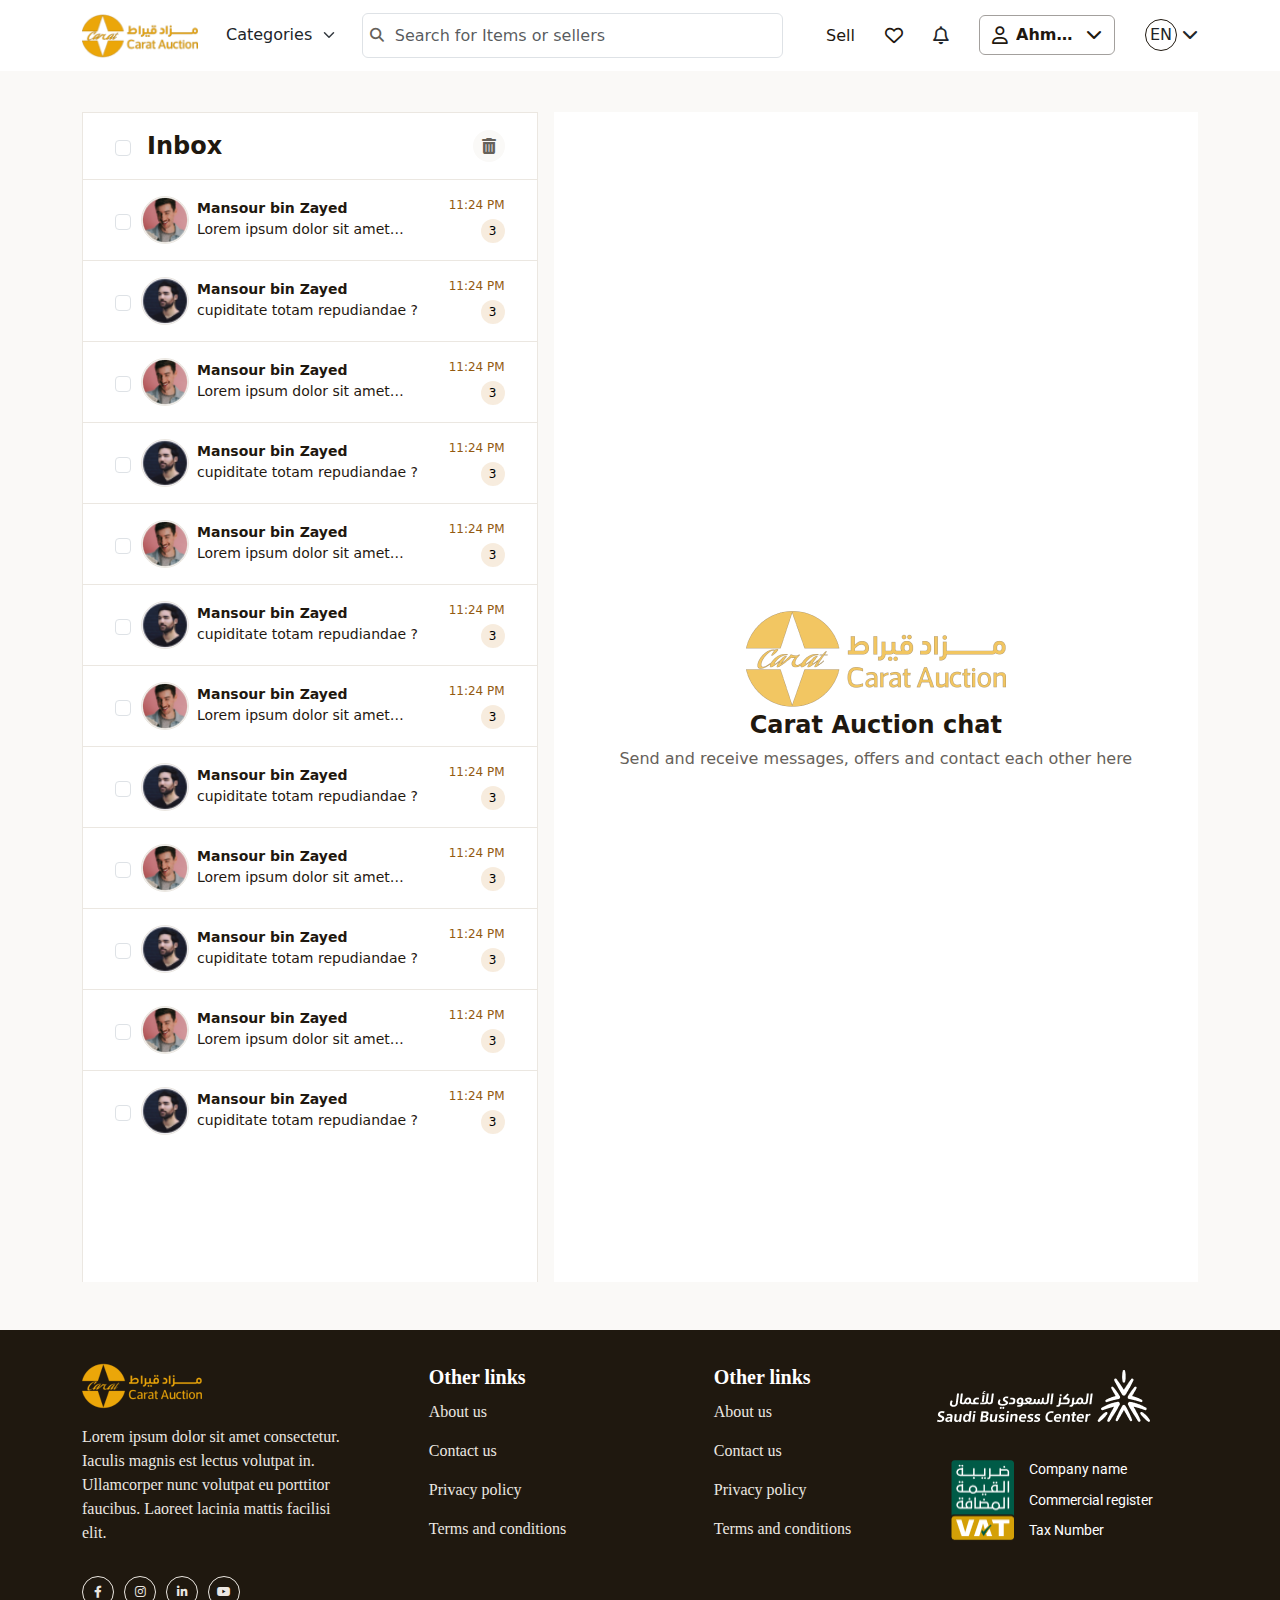
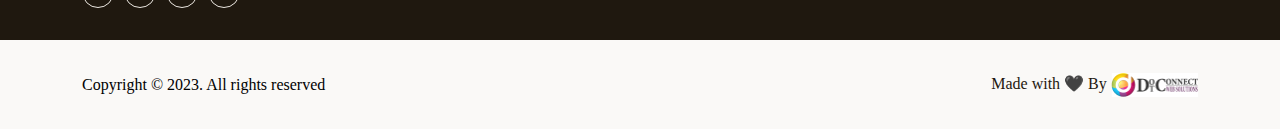
<file: chat.html>
<!DOCTYPE html>
<html>

<head>
  <meta name="description"
    content="A website that sells all products, such as washing machines, refrigerators, computer screens, and mobile phones" />
  <meta name="keywords" content="ecommerce, shopping" />
  <meta name="author" content="Wazin" />
  <meta http-equiv="content-Type" content="text/html;charset=UTF-8" />
  <meta name="viewport" content="width=device-width, initial-scale=1.0" />
  <title>Wazin</title>
  <meta name="apple-mobile-web-app-status-bar-style" content="default" />
  <link rel="icon" href="images/test/hover-image-01.webp" type="" />

  <!-- ================================================== -->
  <!-- bootstrap -->
  <link rel="stylesheet" href="css/bootstrap.min.css" />

  <!-- ================================================== -->

  <!-- fontawesome -->
  <link rel="stylesheet" href="css/all.min.css" />

  <!-- ================================================== -->
  <link rel="stylesheet" href="css/swiper-bundle.min.css" />

  <!-- Link Swiper's CSS -->
  <link rel="stylesheet" href="css/owl.carousel.min.css" />
  <link rel="stylesheet" href="css/owl.theme.default.min.css" />
  <!-- ================================================== -->
  <!-- style css en & ar -->

  <!-- the compressed, production -->
  <link rel="stylesheet" href="css/style-en.css" />
  <!-- <link rel="stylesheet" href="css/style-ar.css" /> -->

  <!-- ================================================== -->

  <style>
    :root {
      /* --mainColor: #5d1be0; */
    }
  </style>
  <!-- ================================================== -->
</head>

<body>
  <!-- ================================================== -->
  <!-- navbar -->
  <nav class="">
    <div class="box-nav">
      <div class="container">
        <div class="box-items-nav">
          <div class="d-flex gap-3 w-100">
            <div class="box-logo-nav">
              <a href="index.html">
                <img src="images/test/logo-nav.png" alt="" />
              </a>
            </div>

            <div class="d-flex align-items-center justify-content-center w-100">
              <div class="box-Categories-nav box-Categories-nav-1">
                <select class="form-select select-Categories" aria-label="Default select example">
                  <option selected>Categories</option>
                  <option value="1">One</option>
                  <option value="2">Two</option>
                  <option value="3">Three</option>
                </select>
              </div>
              <div class="box-Search-nav">
                <input type="text" class="form-control Search-nav" placeholder="Search for Items or sellers" />
                <div class="icon-Search-nav">
                  <i class="fa-solid fa-magnifying-glass"></i>
                </div>
              </div>
            </div>
          </div>

          <div class="box-list-link-nav-1">
            <ul class="box-lists-ul">
              <li class="item-link Favorite">
                <a href="index.html"></a>
              </li>

              <li class="item-link">
                <a href="index.html">Sell</a>
              </li>

              <li class="item-link">
                <button type="button" data-bs-toggle="offcanvas" data-bs-target="#offcanvasNavbarHeart"
                  aria-controls="offcanvasNavbarHeart" aria-label="Toggle navigation" class="btn btn-heart">
                  <i class="fa-regular fa-heart"></i>
                  <div class="item-count hide item-count-nav">
                    <span class="">5</span>
                  </div>
                </button>
              </li>

              <li class="item-link">
                <div class="box-Notices">
                  <i class="fa-regular fa-bell"></i>
                </div>
              </li>

              <!-- ------------------------------------------------------- -->

              <!-- <li class="item-link">
                <div class="box-Categories-nav box-Categories-nav-2">
                  <select class="form-select select-Categories" aria-label="Default select example">
                    <option selected>Categories</option>
                    <option value="1">One</option>
                    <option value="2">Two</option>
                    <option value="3">Three</option>
                  </select>
                </div>
              </li> -->

              <!-- ------------------------------------------------------- -->
              <!-- Sign in / Sign up -->
              <!-- <li class="item-link btn-buy-now box-button-Login-pc">
                <button type="button" data-bs-toggle="modal" data-bs-target="#logInModal" class="btn btn-Login">Sign in
                  / Sign up</button>
              </li> -->
              <!-- ------------------------------------------------------- -->

              <!-- ------------------------------------------------------- -->
              <!-- userName -->
              <li class="item-link">
                <div class="dropdown box-dropdown-userName">
                  <button class="btn btn-dropdown-userName" type="button" data-bs-toggle="dropdown"
                    aria-expanded="false">
                    <span class="icon-userName"><i class="fa-regular fa-user"></i></span>
                    <span class="userName"> Ahmed </span>
                    <span><i class="fa-solid fa-chevron-down"></i></span>
                  </button>
                  <ul class="dropdown-menu">
                    <li>
                      <a class="dropdown-item active" href="#"><span><i class="fa-light fa-basket-shopping"></i></span>
                        Orders</a>
                    </li>
                    <li>
                      <a class="dropdown-item" href="#"><span><i class="fa-light fa-gear"></i></span>
                        Settings
                      </a>
                    </li>
                    <li>
                      <a class="dropdown-item" href="#">
                        <span><i class="fa-light fa-arrow-right-from-bracket"></i></span>
                        Sign out</a>
                    </li>
                  </ul>
                </div>
              </li>
              <!-- ------------------------------------------------------- -->

              <!-- ------------------------------------------------------- -->
              <!-- language -->
              <li class="item-link">
                <div class="dropdown box-language-dropdown">
                  <button class="btn btn-dropdown-language" type="button" data-bs-toggle="dropdown"
                    aria-expanded="false">
                    <span class="text-language">EN</span>
                    <span class="icon-language"><i class="fa-solid fa-chevron-down"></i></span>
                  </button>
                  <ul class="dropdown-menu">
                    <li><a class="dropdown-item" href="#">EN</a></li>
                    <li><a class="dropdown-item" href="#">AR</a></li>
                  </ul>
                </div>
              </li>
              <!-- ------------------------------------------------------- -->

              <!-- ------------------------------------------------------- -->
              <li class="item-link btn-buy-now box-Search-nav-mo">
                <div class="Search-nav-mo">
                  <input type="text" class="form-control Search-nav" placeholder="Search for Items or sellers" />
                  <div class="icon-Search-nav">
                    <i class="fa-solid fa-magnifying-glass"></i>
                  </div>
                </div>
              </li>
            </ul>
          </div>
          <div class="box-menu">
            <div id="nav-icon2">
              <span></span>
              <span></span>
              <span></span>
              <span></span>
              <span></span>
              <span></span>
            </div>
          </div>
        </div>
      </div>
    </div>
  </nav>
  <!-- ================================================== -->

  <!-- ==================================================================================================== -->
  <!-- Log In Modal-->
  <section>
    <div class="box-Modal-LogIn">
      <div class="modal fade" id="logInModal" tabindex="-1" aria-labelledby="exampleModalLabel" aria-hidden="true">
        <div class="modal-dialog modal-dialog-centered modal-dialog-LogIn">
          <div class="modal-content">
            <div class="modal-body">
              <!-- phone -->
              <div class="box-phone-login">
                <div class="d-flex flex-column gap-4">
                  <div class="d-flex align-items-center justify-content-between">
                    <span>Sign in or create an account</span>
                    <div class="box-close-modal">
                      <button type="button" class="btn-close" data-bs-dismiss="modal" aria-label="Close"></button>
                    </div>
                  </div>
                  <h3>Welcome back!</h3>
                  <form action="">
                    <label for="input-phone" class="form-label label-phone">Phone number</label>
                    <input type="tel" class="form-control input-phone" id="input-phone" placeholder="" />
                    <button type="button" class="btn btn-LogIn-Modal" id="btnLogIn">
                      Sign in
                    </button>
                  </form>
                </div>
              </div>
              <!-- otp -->
              <div class="box-otp-login">
                <div class="row align-items-center">
                  <div class="col-xxl-12 col-xl-12 col-lg-12 col-md-12 col-sm-12">
                    <div class="d-flex align-items-center justify-content-between">
                      <div class="box-back-Phone-code">
                        <button class="btn btn-back-Phone">
                          <i class="fa-solid fa-arrow-left"></i>
                        </button>
                        <span>Verification code</span>
                      </div>
                      <div class="box-close-modal">
                        <button type="button" class="btn-close" data-bs-dismiss="modal" aria-label="Close"></button>
                      </div>
                    </div>

                    <form action="">
                      <p>Enter the code that sent to</p>
                      <div class="phone-in-otp">+966 597 556 153</div>

                      <input type="tel" class="form-control input-phone" id="input-phone" placeholder="" />
                      <div class="d-flex align-items-center justify-content-center flex-column">
                        <button class="btn btn-Continue-OTP">Continue</button>
                        <button class="btn btn-Resend-OTP">
                          Resend code
                        </button>
                      </div>
                    </form>
                  </div>
                </div>
              </div>
            </div>
          </div>
        </div>
      </div>
    </div>
  </section>
  <!-- ==================================================================================================== -->

  <!-- ===================================================================================================== -->
  <!-- Favorite -->
  <aside>
    <div class="offcanvas box-aside-heart offcanvas-end" tabindex="-1" id="offcanvasNavbarHeart"
      aria-labelledby="offcanvasNavbarHeartLabel">
      <div class="offcanvas-header">
        <h2 class="offcanvas-title" id="offcanvasNavbarHeartLabel">
          Favorite
        </h2>
        <button type="button" class="btn-close-cart btn" data-bs-dismiss="offcanvas" aria-label="Close">
          close
        </button>
      </div>
      <hr />
      <div class="offcanvas-body offcanvas-body-Favorites">
        <!-- ========================================== -->
        <!-- TODO:dynamic product id -->
        <!-- code php -->

        <div class="box-all-item-heart">
          <!-- <div class="box-aside-cart-img-Quantity-trash-border ">
            <div class="box-aside-cart-img-Quantity-trash">
  
              <div class="d-flex gap-2 align-items-center">
                <div class="box-img-aside-heart">
                  <img src="images/test/Categories-1.png" alt="">
                </div>
                <div>
                  <h3>18k Diamond Ring</h3>
                </div>
              </div>
              <div>
                <button class="btn btn-delete">
                  <i class="fa-solid fa-trash"></i>
                </button>
              </div>
            </div>
          </div>
          <div class="box-aside-cart-img-Quantity-trash-border ">
            <div class="box-aside-cart-img-Quantity-trash">
  
              <div class="d-flex gap-2 align-items-center">
                <div class="box-img-aside-heart">
                  <img src="images/test/Categories-1.png" alt="">
                </div>
                <div>
                  <h3>18k Diamond Ring</h3>
                </div>
              </div>
              <div>
                <button class="btn btn-delete">
                  <i class="fa-solid fa-trash"></i>
                </button>
              </div>
            </div>
          </div> -->
        </div>
        <!-- ============================================ -->
      </div>
    </div>
  </aside>
  <!-- ===================================================================================================== -->
  <!-- chat -->
  <section>
    <div class="container overflow-hidden">
      <div class="box-chat">
        <div class="row h-100 g-lg-3 g-2">
          <div class="col-xxl-5 col-xl-5 col-lg-5  box-col-name h-100">
            <div class="box-all-name">
              <div class="box-checkbox-delete">
                <div class=" d-flex align-items-center gap-1 gap-lg-3">
                  <input class="form-check-input indexCheckbox" type="checkbox" value="" id="indexCheckbox">
                  <label class="form-check-label label-checkbox-index" for="indexCheckbox">
                    Inbox
                  </label>
                </div>
                <button class="btn btn-delete-user "><i class="fa-solid fa-trash-can"></i></button>
              </div>
              <div class="box-users-chat">
                <div class="item-user-chat " data-user-chat="1">
                  <input class="form-check-input input-checkbox-user" name="users" type="checkbox" value="">
                  <button class="btn-item-user-chat">
                    <div class="d-lg-flex d-inline-block align-items-center gap-2">
                      <div class="box-img-user-chat">
                        <img src="images/test/Avatar-1.png" alt="" />
                      </div>
                      <div class="">
                        <h2>Mansour bin Zayed</h2>
                        <p>
                          Lorem ipsum dolor sit amet consectetur adipisicing
                          elit. Nesciunt quisquam cupiditate corporis totam
                          repudiandae autem officia placeat labore perspiciatis,
                          maiores suscipit quam optio mollitia accusantium modi
                          ullam nisi perferendis consequuntur?
                        </p>
                      </div>
                    </div>
                    <div class="d-flex flex-column align-items-end">
                      <span class="item-time">11:24 PM</span>
                      <div class="item-number">3</div>
                    </div>
                  </button>
                </div>

                <div class="item-user-chat" data-user-chat="2">
                  <input class="form-check-input input-checkbox-user" name="users" type="checkbox" value="">
                  <button class="btn-item-user-chat">
                    <div class="d-lg-flex d-inline-block align-items-center gap-2">
                      <div class="box-img-user-chat">
                        <img src="images/test/Avatar-2.png" alt="" />
                      </div>
                      <div class="">
                        <h2>Mansour bin Zayed</h2>
                        <p>cupiditate totam repudiandae ?</p>
                      </div>
                    </div>
                    <div class="d-flex flex-column align-items-end">
                      <span class="item-time">11:24 PM</span>
                      <div class="item-number">3</div>
                    </div>
                  </button>
                </div>

                <div class="item-user-chat" data-user-chat="3">
                  <input class="form-check-input input-checkbox-user" name="users" type="checkbox" value="">
                  <button class="btn-item-user-chat">
                    <div class="d-lg-flex d-inline-block align-items-center gap-2">
                      <div class="box-img-user-chat">
                        <img src="images/test/Avatar-1.png" alt="" />
                      </div>
                      <div class="">
                        <h2>Mansour bin Zayed</h2>
                        <p>
                          Lorem ipsum dolor sit amet consectetur adipisicing
                          elit. Nesciunt quisquam cupiditate corporis totam
                          repudiandae autem officia placeat labore perspiciatis,
                          maiores suscipit quam optio mollitia accusantium modi
                          ullam nisi perferendis consequuntur?
                        </p>
                      </div>
                    </div>
                    <div class="d-flex flex-column align-items-end">
                      <span class="item-time">11:24 PM</span>
                      <div class="item-number">3</div>
                    </div>
                  </button>
                </div>

                <div class="item-user-chat" data-user-chat="4">
                  <input class="form-check-input input-checkbox-user" name="users" type="checkbox" value="">
                  <button class="btn-item-user-chat">
                    <div class="d-lg-flex d-inline-block align-items-center gap-2">
                      <div class="box-img-user-chat">
                        <img src="images/test/Avatar-2.png" alt="" />
                      </div>
                      <div class="">
                        <h2>Mansour bin Zayed</h2>
                        <p>cupiditate totam repudiandae ?</p>
                      </div>
                    </div>
                    <div class="d-flex flex-column align-items-end">
                      <span class="item-time">11:24 PM</span>
                      <div class="item-number">3</div>
                    </div>
                  </button>
                </div>
                <div class="item-user-chat">
                  <input class="form-check-input input-checkbox-user" name="users" type="checkbox" value="">
                  <button class="btn-item-user-chat">
                    <div class="d-lg-flex d-inline-block align-items-center gap-2">
                      <div class="box-img-user-chat">
                        <img src="images/test/Avatar-1.png" alt="" />
                      </div>
                      <div class="">
                        <h2>Mansour bin Zayed</h2>
                        <p>
                          Lorem ipsum dolor sit amet consectetur adipisicing
                          elit. Nesciunt quisquam cupiditate corporis totam
                          repudiandae autem officia placeat labore perspiciatis,
                          maiores suscipit quam optio mollitia accusantium modi
                          ullam nisi perferendis consequuntur?
                        </p>
                      </div>
                    </div>
                    <div class="d-flex flex-column align-items-end">
                      <span class="item-time">11:24 PM</span>
                      <div class="item-number">3</div>
                    </div>
                  </button>
                </div>

                <div class="item-user-chat">
                  <input class="form-check-input input-checkbox-user" name="users" type="checkbox" value="">
                  <button class="btn-item-user-chat">
                    <div class="d-lg-flex d-inline-block align-items-center gap-2">
                      <div class="box-img-user-chat">
                        <img src="images/test/Avatar-2.png" alt="" />
                      </div>
                      <div class="">
                        <h2>Mansour bin Zayed</h2>
                        <p>cupiditate totam repudiandae ?</p>
                      </div>
                    </div>
                    <div class="d-flex flex-column align-items-end">
                      <span class="item-time">11:24 PM</span>
                      <div class="item-number">3</div>
                    </div>
                  </button>
                </div>
                <div class="item-user-chat">
                  <input class="form-check-input input-checkbox-user" name="users" type="checkbox" value="">
                  <button class="btn-item-user-chat">
                    <div class="d-lg-flex d-inline-block align-items-center gap-2">
                      <div class="box-img-user-chat">
                        <img src="images/test/Avatar-1.png" alt="" />
                      </div>
                      <div class="">
                        <h2>Mansour bin Zayed</h2>
                        <p>
                          Lorem ipsum dolor sit amet consectetur adipisicing
                          elit. Nesciunt quisquam cupiditate corporis totam
                          repudiandae autem officia placeat labore perspiciatis,
                          maiores suscipit quam optio mollitia accusantium modi
                          ullam nisi perferendis consequuntur?
                        </p>
                      </div>
                    </div>
                    <div class="d-flex flex-column align-items-end">
                      <span class="item-time">11:24 PM</span>
                      <div class="item-number">3</div>
                    </div>
                  </button>
                </div>

                <div class="item-user-chat">
                  <input class="form-check-input input-checkbox-user" name="users" type="checkbox" value="">
                  <button class="btn-item-user-chat">
                    <div class="d-lg-flex d-inline-block align-items-center gap-2">
                      <div class="box-img-user-chat">
                        <img src="images/test/Avatar-2.png" alt="" />
                      </div>
                      <div class="">
                        <h2>Mansour bin Zayed</h2>
                        <p>cupiditate totam repudiandae ?</p>
                      </div>
                    </div>
                    <div class="d-flex flex-column align-items-end">
                      <span class="item-time">11:24 PM</span>
                      <div class="item-number">3</div>
                    </div>
                  </button>
                </div>
                <div class="item-user-chat">
                  <input class="form-check-input input-checkbox-user" name="users" type="checkbox" value="">
                  <button class="btn-item-user-chat">
                    <div class="d-lg-flex d-inline-block align-items-center gap-2">
                      <div class="box-img-user-chat">
                        <img src="images/test/Avatar-1.png" alt="" />
                      </div>
                      <div class="">
                        <h2>Mansour bin Zayed</h2>
                        <p>
                          Lorem ipsum dolor sit amet consectetur adipisicing
                          elit. Nesciunt quisquam cupiditate corporis totam
                          repudiandae autem officia placeat labore perspiciatis,
                          maiores suscipit quam optio mollitia accusantium modi
                          ullam nisi perferendis consequuntur?
                        </p>
                      </div>
                    </div>
                    <div class="d-flex flex-column align-items-end">
                      <span class="item-time">11:24 PM</span>
                      <div class="item-number">3</div>
                    </div>
                  </button>
                </div>

                <div class="item-user-chat">
                  <input class="form-check-input input-checkbox-user" name="users" type="checkbox" value="">
                  <button class="btn-item-user-chat">
                    <div class="d-lg-flex d-inline-block align-items-center gap-2">
                      <div class="box-img-user-chat">
                        <img src="images/test/Avatar-2.png" alt="" />
                      </div>
                      <div class="">
                        <h2>Mansour bin Zayed</h2>
                        <p>cupiditate totam repudiandae ?</p>
                      </div>
                    </div>
                    <div class="d-flex flex-column align-items-end">
                      <span class="item-time">11:24 PM</span>
                      <div class="item-number">3</div>
                    </div>
                  </button>
                </div>
                <div class="item-user-chat">
                  <input class="form-check-input input-checkbox-user" name="users" type="checkbox" value="">
                  <button class="btn-item-user-chat">
                    <div class="d-lg-flex d-inline-block align-items-center gap-2">
                      <div class="box-img-user-chat">
                        <img src="images/test/Avatar-1.png" alt="" />
                      </div>
                      <div class="">
                        <h2>Mansour bin Zayed</h2>
                        <p>
                          Lorem ipsum dolor sit amet consectetur adipisicing
                          elit. Nesciunt quisquam cupiditate corporis totam
                          repudiandae autem officia placeat labore perspiciatis,
                          maiores suscipit quam optio mollitia accusantium modi
                          ullam nisi perferendis consequuntur?
                        </p>
                      </div>
                    </div>
                    <div class="d-flex flex-column align-items-end">
                      <span class="item-time">11:24 PM</span>
                      <div class="item-number">3</div>
                    </div>
                  </button>
                </div>

                <div class="item-user-chat">
                  <input class="form-check-input input-checkbox-user" name="users" type="checkbox" value="">
                  <button class="btn-item-user-chat">
                    <div class="d-lg-flex d-inline-block align-items-center gap-2">
                      <div class="box-img-user-chat">
                        <img src="images/test/Avatar-2.png" alt="" />
                      </div>
                      <div class="">
                        <h2>Mansour bin Zayed</h2>
                        <p>cupiditate totam repudiandae ?</p>
                      </div>
                    </div>
                    <div class="d-flex flex-column align-items-end">
                      <span class="item-time">11:24 PM</span>
                      <div class="item-number">3</div>
                    </div>
                  </button>
                </div>
              </div>
            </div>
          </div>
          <div class="col-xxl-7 col-xl-7 col-lg-7  box-col-Messages">
            <div class="box-Carat-Auction-chat">
              <div>
                <img src="images/test/logo_1 1.png" alt="" />
                <h1>Carat Auction chat</h1>
                <p>
                  Send and receive messages, offers and contact each other
                  here
                </p>
              </div>
            </div>
            <!-- --------------------------------------- -->
            <div class="box-Carat-Messages hidden">
              <div>
                <div class="d-flex align-items-center gap-3">
                  <button class="btn btn-arrow-back">
                    <i class="fa-solid fa-arrow-left"></i>
                  </button>
                  <h2>Obaid Al Marzouki</h2>
                </div>
                <div class="box-item-Carat-product">
                  <div class="box-product-img">
                    <img src="images/test/Rectangle 6.png" alt="" />
                  </div>
                  <div>
                    <h3>Tiffany & Co. Platinum Pocket Watch Pendant</h3>
                    <p>Special offer: <span>1,000</span> SAR</p>
                    <button type="button" data-bs-toggle="modal" data-bs-target="#exampleModal"
                      class="btn btn-Accept-offer">Accept offer</button>

                  </div>
                </div>
              </div>

              <div class="box-Messages">
                <!-- user-Messages -->
                <div class="user-Messages">
                  <div class="box-img-Avatar-Messages">
                    <img src="images/test/Avatar-1.png" alt="" />
                  </div>
                  <div>
                    <div class="box-text-Messages">
                      <p>Hello, Can you help me?</p>
                      <span>09:25 AM</span>
                    </div>
                  </div>
                </div>

                <!-- user-Messages-2 -->
                <div class="user-Messages-2">
                  <div class="box-img-Avatar-Messages">
                    <img src="images/test/Avatar-1.png" alt="" />
                  </div>
                  <div>
                    <div class="box-text-Messages-2">
                      <p>How are you?</p>
                      <span>09:25 AM</span>
                    </div>
                    <div class="box-text-Messages-2">
                      <p>How can I help you today?</p>
                      <span>09:25 AM</span>
                    </div>
                  </div>
                </div>

                <!-- user-Messages -->
                <div class="user-Messages">
                  <div class="box-img-Avatar-Messages">
                    <img src="images/test/Avatar-1.png" alt="" />
                  </div>
                  <div>
                    <div class="box-text-Messages">
                      <p>There is a problem on the payment method</p>
                      <span>09:25 AM</span>
                    </div>
                    <div class="box-text-Messages">
                      <p>Can you help?</p>
                      <span>09:25 AM</span>
                    </div>
                  </div>
                </div>

                <!-- user-Messages-2 -->
                <div class="user-Messages-2">
                  <div class="box-img-Avatar-Messages">
                    <img src="images/test/Avatar-1.png" alt="" />
                  </div>
                  <div>
                    <div class="box-text-Messages-2">
                      <p>How are you?</p>
                      <span>09:25 AM</span>
                    </div>
                    <div class="box-text-Messages-2">
                      <p>How can I help you today?</p>
                      <span>09:25 AM</span>
                    </div>
                  </div>
                </div>

                <!-- user-Messages -->
                <div class="user-Messages">
                  <div class="box-img-Avatar-Messages">
                    <img src="images/test/Avatar-1.png" alt="" />
                  </div>
                  <div>
                    <div class="box-text-Messages">
                      <p>Hello, Can you help me?</p>
                      <span>09:25 AM</span>
                    </div>
                  </div>
                </div>

                <!-- user-Messages-2 -->
                <div class="user-Messages-2">
                  <div class="box-img-Avatar-Messages">
                    <img src="images/test/Avatar-1.png" alt="" />
                  </div>
                  <div>
                    <div class="box-text-Messages-2">
                      <p>How are you?</p>
                      <span>09:25 AM</span>
                    </div>
                    <div class="box-text-Messages-2">
                      <p>How can I help you today?</p>
                      <span>09:25 AM</span>
                    </div>
                  </div>
                </div>

                <!-- user-Messages -->
                <div class="user-Messages">
                  <div class="box-img-Avatar-Messages">
                    <img src="images/test/Avatar-1.png" alt="" />
                  </div>
                  <div>
                    <div class="box-text-Messages">
                      <p>There is a problem on the payment method</p>
                      <span>09:25 AM</span>
                    </div>
                    <div class="box-text-Messages">
                      <p>Can you help?</p>
                      <span>09:25 AM</span>
                    </div>
                  </div>
                </div>
              </div>

              <div class="box-form-Messages">
                <form action="">
                  <div class="d-flex align-items-center gap-3">
                    <div class="position-relative w-100">
                      <input type="text" class="form-control input-Messages" placeholder="Start typing..." />

                      <label for="file-upload" class="custom-file-upload">
                        <i class="fa-solid fa-paperclip"></i>
                      </label>
                      <input id="file-upload" type="file" class="input-file-Messages" />
                    </div>
                    <button class="btn btn-send-Messages">
                      <i class="fa-solid fa-paper-plane"></i>
                    </button>
                  </div>
                </form>
              </div>
            </div>
          </div>
        </div>
      </div>
    </div>
  </section>
  <!-- ================================================== -->
  <!-- Button trigger modal chat-->
  <section>
    <!-- Modal -->
    <div class="modal fade" id="exampleModal" tabindex="-1" aria-labelledby="exampleModalLabel" aria-hidden="true">
      <div class="modal-dialog modal-dialog-centered">
        <div class="modal-content">

          <div class="modal-body">
            <div class="box-titel-modal text-center">
              <span>You're about to make a special offer for</span>
              <h4>Obaid Al Marzouki</h4>
            </div>
            <div class="box-form-modal">
              <form action="">
                <div class="mb-3">
                  <label for="inputSetOffer" class="label-modal form-label">Set offer</label>
                  
                  <div class="position-relative">
                    <input type="number" class="input-modal form-control" id="inputSetOffer">
                    <span class="span-SAR-modal">SAR</span>
                  </div>

                </div>
                <div class="mb-3 ">
                  <label for="inputDuration" class="label-modal form-label">Duration</label>
                  <div class="position-relative">
                    <input type="number" class="input-modal form-control" id="inputDuration">
                    <span class="span-SAR-modal">Days</span>
                  </div>
                </div>

                <div class="mb-3">
                  <button class="btn btn-Confirm-offer">Confirm offer</button>
                  <button type="button" class="btn btn-Close-modal" data-bs-dismiss="modal">Close</button>
                </div>

              </form>
            </div>
          </div>

        </div>
      </div>
    </div>
  </section>
  <!-- ================================================== -->
 
 
  <!-- footer -->
  <footer>
    <div class="box-footer">
      <div class="container">
        <div class="row justify-content-center">
          <div class="col-xl-3 col-lg-3 col-md-12 col-sm-12">
            <div class="box-footer-item">
              <div class="box-img-logo-footer">
                <img src="images/test/logo-footer.png" alt="" />
              </div>
              <p>
                Lorem ipsum dolor sit amet consectetur. Iaculis magnis est
                lectus volutpat in. Ullamcorper nunc volutpat eu porttitor
                faucibus. Laoreet lacinia mattis facilisi elit.
              </p>

              <div class="box-social-media">
                <ul>
                  <li>
                    <a href="#"><i class="fa-brands fa-facebook-f"></i></a>
                  </li>
                  <li>
                    <a href="#"><i class="fa-brands fa-instagram"></i></a>
                  </li>
                  <li>
                    <a href="#"><i class="fa-brands fa-linkedin-in"></i></a>
                  </li>
                  <li>
                    <a href="#"><i class="fa-brands fa-youtube"></i></a>
                  </li>
                </ul>
              </div>
            </div>
          </div>
          <div class="col-xl-3 col-lg-3 col-md-12 col-sm-12 box-footer-item-2-3-all">
            <div class="box-footer-item-2-3">
              <h3>Other links</h3>
              <div class="box-item-link-footer">
                <ul>
                  <li><a href="">About us</a></li>
                  <li><a href="">Contact us</a></li>
                  <li><a href="">Privacy policy</a></li>
                  <li><a href="">Terms and conditions</a></li>
                </ul>
              </div>
            </div>
          </div>
          <div class="col-xl-3 col-lg-3 col-md-12 col-sm-12 box-footer-item-2-3-all">
            <div class="box-footer-item-2-3">
              <h3>Other links</h3>
              <div class="box-item-link-footer">
                <ul>
                  <li><a href="">About us</a></li>
                  <li><a href="">Contact us</a></li>
                  <li><a href="">Privacy policy</a></li>
                  <li><a href="">Terms and conditions</a></li>
                </ul>
              </div>
            </div>
          </div>
          <div class="col-xl-3 col-lg-3 col-md-12 col-sm-12">
            <div class="box-img-sudi-business">
              <img src="images/test/sudi-business.png" alt="" />
            </div>
            <div class="box-VAT">
              <div class="box-img-VAT">
                <img src="images/test/avt.png" alt="" />
              </div>
              <div class="box-text-VAt">
                <ul>
                  <li>Company name</li>
                  <li>Commercial register</li>
                  <li>Tax Number</li>
                </ul>
              </div>
            </div>
          </div>
        </div>
      </div>
    </div>

    <div class="container">
      <div class="box-Copyright-Made-with">
        <div class="box-Copyright">
          <p>Copyright © 2023. All rights reserved</p>
        </div>
        <div class="box-Made-with">
          <p>
            Made with 🖤 By
            <span><img src="images/test/dotconnect logo1 1.png" alt="" /></span>
          </p>
        </div>
      </div>
    </div>
  </footer>
  <!-- ================================================== -->

  <!-- ================================================== -->
  <!-- js -->
  <script src="js/code.jquery.com_jquery-3.7.1.min.js"></script>
  <script src="js/bootstrap.bundle.min.js"></script>

  <!-- owl carousel JS -->
  <script src="js/owl.carousel.min.js"></script>

  <!-- Swiper JS -->
  <script src="js/swiper-bundle.min.js"></script>

  <script src="js/main-en.js"></script>
  <!-- <script src="js/main-ar.js"></script> -->
  <!-- ===================================================================================================== -->
</body>

</html>
</file>
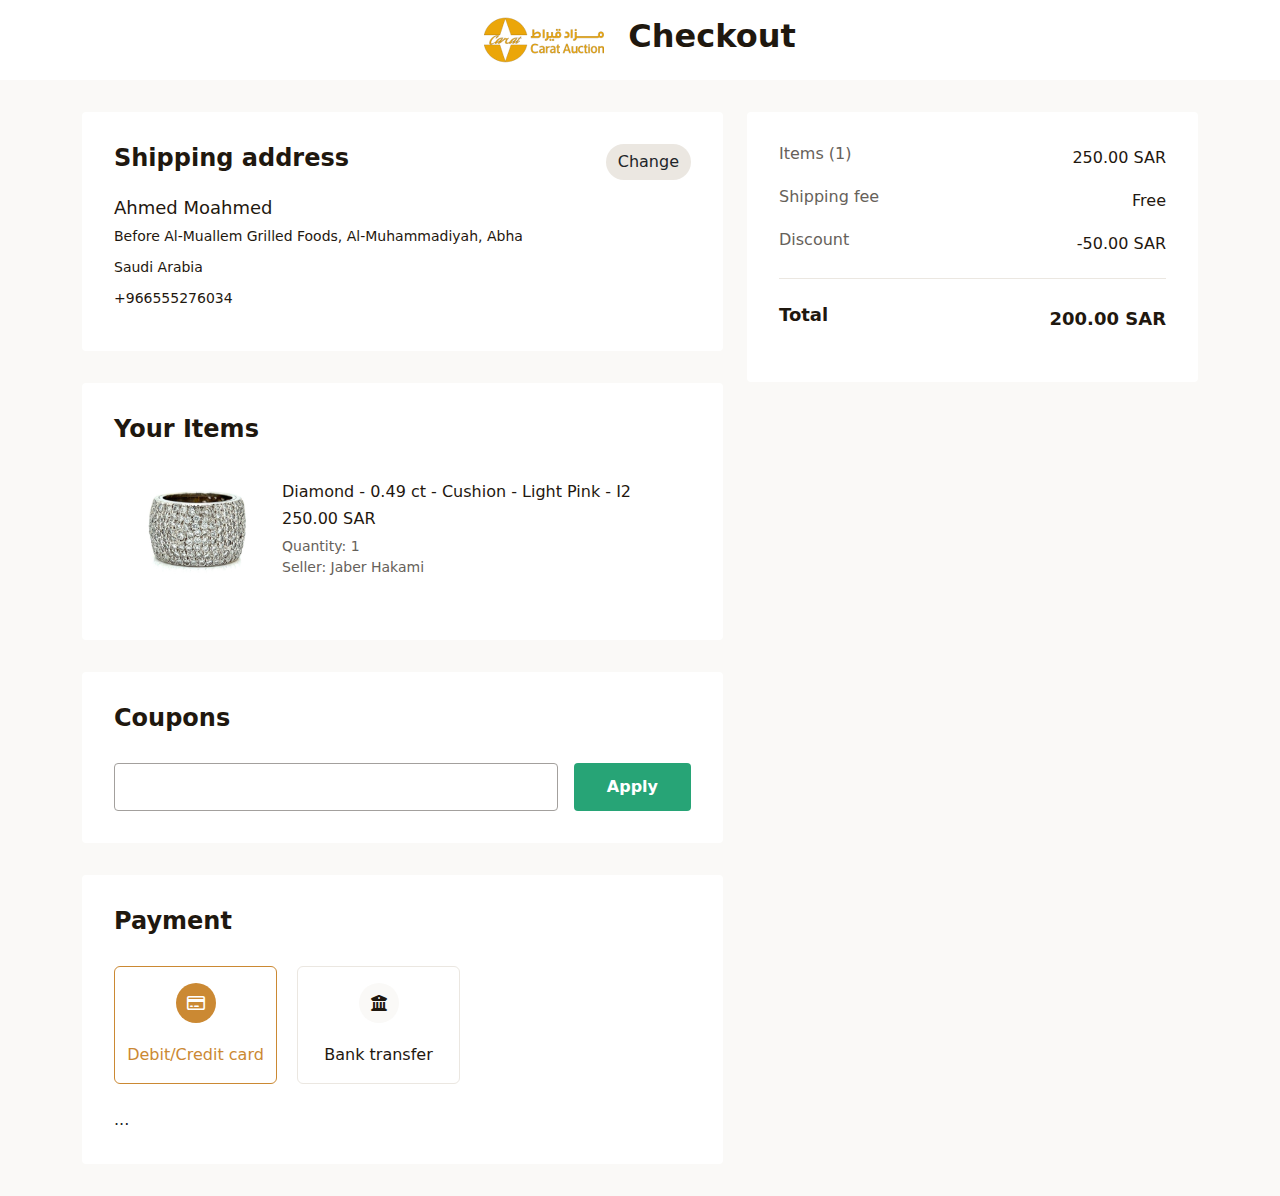
<file: Checkout.html>
<!DOCTYPE html>
<html>

<head>

  <meta name="description"
    content="A website that sells all products, such as washing machines, refrigerators, computer screens, and mobile phones" />
  <meta name="keywords" content="ecommerce, shopping" />
  <meta name="author" content="Wazin" />
  <meta http-equiv="content-Type" content="text/html;charset=UTF-8" />
  <meta name="viewport" content="width=device-width, initial-scale=1.0" />
  <title>Wazin</title>
  <meta name="apple-mobile-web-app-status-bar-style" content="default" />
  <link rel="icon" href="images/test/hover-image-01.webp" type="" />

  <!-- ================================================== -->
  <!-- bootstrap -->
  <link rel="stylesheet" href="css/bootstrap.min.css" />

  <!-- ================================================== -->

  <!-- fontawesome -->
  <link rel="stylesheet" href="css/all.min.css" />

  <!-- ================================================== -->
  <link rel="stylesheet" href="css/swiper-bundle.min.css" />


  <!-- Link Swiper's CSS -->
  <link rel="stylesheet" href="css/owl.carousel.min.css" />
  <link rel="stylesheet" href="css/owl.theme.default.min.css" />
  <!-- ================================================== -->
  <!-- style css en & ar -->

  <!-- the compressed, production -->
  <link rel="stylesheet" href="css/style-en.css" />
  <!-- <link rel="stylesheet" href="css/style-ar.css" /> -->


  <!-- ================================================== -->

  <style>
    :root {
      /* --mainColor: #5d1be0; */
    }
  </style>
  <!-- ================================================== -->
</head>

<body>

  <!-- ================================================== -->
  <nav>
    <div class="box-nav-Checkout">
      <div class="container">
        <div class="d-flex gap-4 align-items-center justify-content-center">
          <a href="index.html"><img src="images/test/logo-nav.png" alt=""></a>
          <h1>Checkout</h1>
        </div>
      </div>
    </div>
  </nav>
  <!-- ================================================== -->
  <section>
    <div class="container">
      <div class="row justify-content-center">
        <div class="col-xxl-7 col-xl-7 col-lg-7 col-md-10 col-sm-12">
          <div class="box-main-Checkout">
            <div class="d-flex align-items-center justify-content-between">
              <h2 class="titel-Checkout">Shipping address</h2>
              <span class="Change">Change</span>
            </div>
            <div class="box-all-users">
              <h3>Ahmed Moahmed</h3>
              <p>Before Al-Muallem Grilled Foods, Al-Muhammadiyah, Abha</p>
              <p>Saudi Arabia</p>
              <p>+966555276034</p>
            </div>
          </div>

          <div class="box-main-Checkout">
            <div class="d-flex align-items-center justify-content-between">
              <h2 class="titel-Checkout">Your Items</h2>
            </div>
            <div>
              <div class="box-all-Product">
                <div class="d-flex align-items-sm-center align-items-start gap-2 flex-column flex-sm-row">
                  <div>
                    <img src="images/test/Rectangle1.png" alt="">
                  </div>
                  <div>
                    <h3>Diamond - 0.49 ct - Cushion - Light Pink - I2</h3>
                    <h4>250.00 SAR</h4>
                    <p>Quantity: 1</p>
                    <p>Seller: Jaber Hakami</p>
                  </div>
                </div>
              </div>
            </div>
          </div>

          <div class="box-main-Checkout">
            <div class="d-flex align-items-center justify-content-between">
              <h2 class="titel-Checkout">Coupons</h2>
            </div>
            <div>
              <div class="box-all-Coupons">
                <form action="">
                  <div class="d-flex align-items-center gap-3">
                    <input type="text" class="form-control" placeholder="">
                    <button type="button" class="btn btn-Apply">Apply</button>

                  </div>
                </form>
              </div>
            </div>
          </div>

          <div class="box-main-Checkout">
            <div class="d-flex align-items-center justify-content-between">
              <h2 class="titel-Checkout">Payment</h2>
            </div>

            <div class="box-all-tap-Payment">
              <ul class="nav nav-pills mb-4" id="pills-tab" role="tablist">
                <li class="nav-item" role="presentation">
                  <button class="nav-link active" id="pills-home-tab" data-bs-toggle="pill" data-bs-target="#pills-home"
                    type="button" role="tab" aria-controls="pills-home" aria-selected="true">
                    <div class="icon-Payment"><i class="fa-regular fa-credit-card"></i></div>
                    <span>Debit/Credit card</span>
                  </button>
                </li>
                <li class="nav-item" role="presentation">
                  <button class="nav-link" id="pills-profile-tab" data-bs-toggle="pill" data-bs-target="#pills-profile"
                    type="button" role="tab" aria-controls="pills-profile" aria-selected="false">
                    <div class="icon-Payment"><i class="fa-solid fa-building-columns"></i></div>
                    <span>Bank transfer</span>
                  </button>
                </li>

              </ul>
              <div class="tab-content" id="pills-tabContent">
                <div class="tab-pane fade show active" id="pills-home" role="tabpanel" aria-labelledby="pills-home-tab"
                  tabindex="0">...</div>
                <div class="tab-pane fade" id="pills-profile" role="tabpanel" aria-labelledby="pills-profile-tab"
                  tabindex="0">
                  <div class="box-body-tap">
                    <h3>Choose bank</h3>
                    <form action="">
                      <div>
                        <select class="form-select select-Choose-bank" aria-label="Default select example">
                          <option selected>Choose bank</option>
                          <option value="1">Alex bank</option>
                          <option value="2">Alex bank1</option>
                          <option value="3">Alex bank2</option>
                        </select>
                      </div>
                      <div class="box-Bank-data">
                        <div>
                          <img src="images/test/ALEX.jpg" alt="">
                        </div>
                        <div>
                          <div class="box-item-Bank-data">
                            <h4>Bank name</h4>
                            <span>Alex bank</span>
                          </div>
                          <div class="box-item-Bank-data">
                            <h4>Name on bank</h4>
                            <span>Ahmed Ali</span>
                          </div>
                          <div class="box-item-Bank-data">
                            <h4>IBAN</h4>
                            <span>Egy215456fds4546</span>
                          </div>
                          <div class="box-item-Bank-data">
                            <h4>Account number</h4>
                            <span>24527868737823</span>
                          </div>
                        </div>
                      </div>
                      <div class="box-Confirm-payment">
                        <h3>Confirm payment</h3>

                        <div class="mb-3">
                          <label for="input-Your-name" class="form-label">Your name</label>
                          <input type="email" class="form-control" id="input-Your-name" placeholder="">
                        </div>
                      </div>

                      <div class="box-payment-receipt">
                        <h3>payment receipt</h3>

                        <div class="mb-3">
                          <div class="box-file-payment-receipt">
                            <input type="file" class="form-control" id="input-Your-name" placeholder="">
                            <div class="box-Upload-image">
                              <span><i class="fa-regular fa-image"></i></span>
                              <h4>Upload image</h4>
                            </div>
                          </div>
                        </div>
                      </div>

                      <div>
                        <button class=" btn btn-Confirm-order">Confirm order</button>
                      </div>
                    </form>
                  </div>
                </div>
              </div>
            </div>

          </div>
        </div>

        <div class="col-xxl-5 col-xl-5 col-lg-5 col-md-10 col-sm-12">
          <div class="box-main-Checkout">
            <div class="box-prices-Checkout">
              <div class="d-flex align-items-center justify-content-between mb-3">
                <h3>Items (1)</h3>
                <span>250.00 SAR</span>
              </div>
              <div class="d-flex align-items-center justify-content-between mb-3">
                <h3>Shipping fee</h3>
                <span>Free</span>
              </div>
              <div class="d-flex align-items-center justify-content-between mb-3 pb-1">
                <h3>Discount</h3>
                <span class="Discount-prices">-50.00 SAR</span>
              </div>
              <div class="d-flex align-items-center justify-content-between mb-3 box-Total">
                <h3>Total</h3>
                <span class="Total-prices">200.00 SAR</span>
              </div>
            </div>
          </div>
        </div>
      </div>
    </div>
  </section>
  <!-- ================================================== -->
  <!-- ================================================== -->
  <!-- js -->
  <script src="js/code.jquery.com_jquery-3.7.1.min.js"></script>
  <script src="js/bootstrap.bundle.min.js"></script>

  <!-- owl carousel JS -->
  <script src="js/owl.carousel.min.js"></script>

  <!-- Swiper JS -->
  <script src="js/swiper-bundle.min.js"></script>

  <script src="js/main-en.js"></script>
  <!-- <script src="js/main-ar.js"></script> -->
  <!-- ===================================================================================================== -->
</body>

</html>
</file>
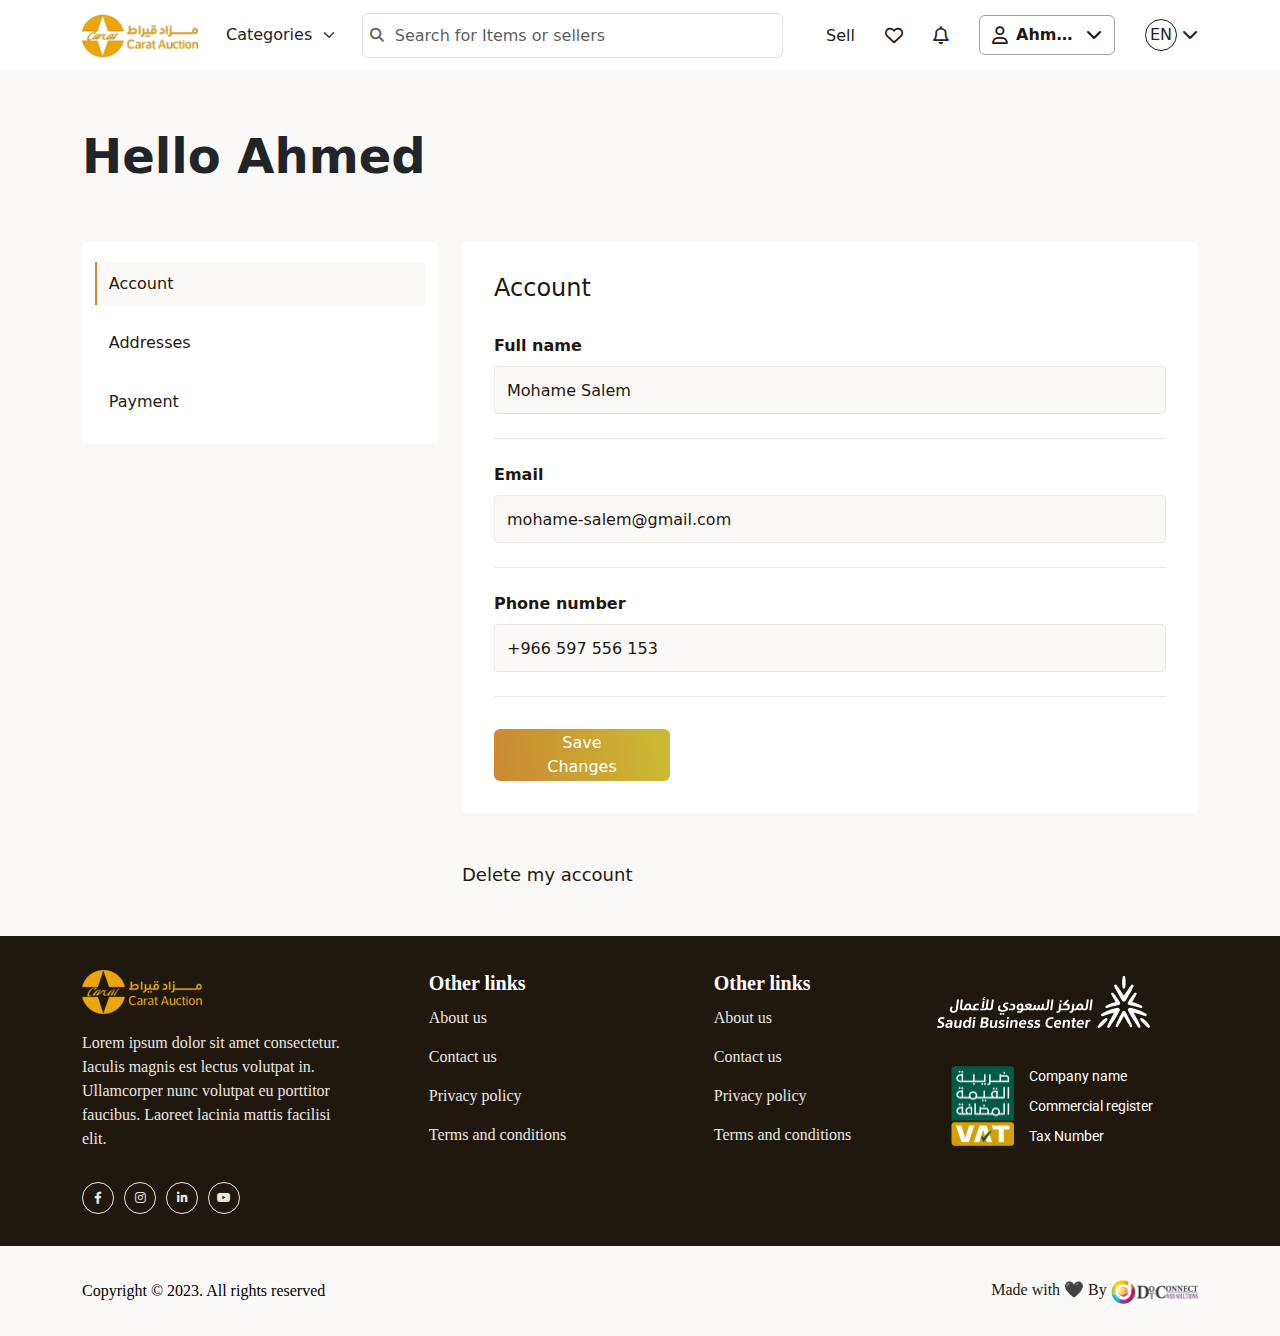
<file: My-Account.html>
<!DOCTYPE html>
<html>

<head>

  <meta name="description"
    content="A website that sells all products, such as washing machines, refrigerators, computer screens, and mobile phones" />
  <meta name="keywords" content="ecommerce, shopping" />
  <meta name="author" content="Wazin" />
  <meta http-equiv="content-Type" content="text/html;charset=UTF-8" />
  <meta name="viewport" content="width=device-width, initial-scale=1.0" />
  <title>Wazin</title>
  <meta name="apple-mobile-web-app-status-bar-style" content="default" />
  <link rel="icon" href="images/test/hover-image-01.webp" type="" />

  <!-- ================================================== -->
  <!-- bootstrap -->
  <link rel="stylesheet" href="css/bootstrap.min.css" />

  <!-- ================================================== -->

  <!-- fontawesome -->
  <link rel="stylesheet" href="css/all.min.css" />

  <!-- ================================================== -->
  <link rel="stylesheet" href="css/swiper-bundle.min.css" />


  <!-- Link Swiper's CSS -->
  <link rel="stylesheet" href="css/owl.carousel.min.css" />
  <link rel="stylesheet" href="css/owl.theme.default.min.css" />
  <!-- ================================================== -->
  <!-- style css en & ar -->

  <!-- the compressed, production -->
  <link rel="stylesheet" href="css/style-en.css" />
  <!-- <link rel="stylesheet" href="css/style-ar.css" /> -->


  <!-- ================================================== -->

  <style>
    :root {
      /* --mainColor: #5d1be0; */
    }
  </style>
  <!-- ================================================== -->
</head>

<body>
  <!-- ================================================== -->
  <!-- navbar -->
  <nav class="">
    <div class="box-nav ">
      <div class="container">

        <div class="box-items-nav">
          <div class="d-flex gap-3 w-100">
            <div class="box-logo-nav">
              <a href="index.html">
                <img src="images/test/logo-nav.png" alt="" />
              </a>
            </div>

            <div class="d-flex align-items-center justify-content-center w-100">
              <div class="box-Categories-nav box-Categories-nav-1">
                <select class="form-select select-Categories" aria-label="Default select example">
                  <option selected>Categories</option>
                  <option value="1">One</option>
                  <option value="2">Two</option>
                  <option value="3">Three</option>
                </select>
              </div>
              <div class="box-Search-nav">
                <input type="text" class="form-control Search-nav" placeholder="Search for Items or sellers">
                <div class="icon-Search-nav"><i class="fa-solid fa-magnifying-glass"></i></div>
              </div>
            </div>
          </div>

          <div class="box-list-link-nav-1">
            <ul class="box-lists-ul">

              <li class="item-link Favorite">
                <a href="index.html"></a>
              </li>

              <li class="item-link">
                <a href="index.html">Sell</a>
              </li>


              <li class="item-link">
                <button type="button" data-bs-toggle="offcanvas" data-bs-target="#offcanvasNavbarHeart"
                  aria-controls="offcanvasNavbarHeart" aria-label="Toggle navigation" class="btn btn-heart">
                  <i class="fa-regular fa-heart"></i>
                  <div class="item-count hide item-count-nav"><span class=""></span></div>
                </button>
              </li>

              <li class="item-link">
                <div class="box-Notices"><i class="fa-regular fa-bell"></i></div>
              </li>





              <!-- ------------------------------------------------------- -->

              <!-- <li class="item-link">
                <div class="box-Categories-nav box-Categories-nav-2">
                  <select class="form-select select-Categories" aria-label="Default select example">
                    <option selected>Categories</option>
                    <option value="1">One</option>
                    <option value="2">Two</option>
                    <option value="3">Three</option>
                  </select>
                </div>
              </li> -->

              <!-- ------------------------------------------------------- -->
              <!-- Sign in / Sign up -->
              <!-- <li class="item-link btn-buy-now box-button-Login-pc">
                <button type="button" data-bs-toggle="modal" data-bs-target="#logInModal" class="btn btn-Login">Sign in
                  / Sign up</button>
              </li> -->
              <!-- ------------------------------------------------------- -->

              <!-- ------------------------------------------------------- -->
              <!-- userName -->
              <li class="item-link">
                <div class="dropdown box-dropdown-userName">
                  <button class="btn btn-dropdown-userName" type="button" data-bs-toggle="dropdown"
                    aria-expanded="false">
                    <span class="icon-userName"><i class="fa-regular fa-user"></i></span>
                    <span class="userName">
                      Ahmed 
                    </span>
                    <span><i class="fa-solid fa-chevron-down"></i></span>
                  </button>
                  <ul class="dropdown-menu">
                    <li><a class="dropdown-item active" href="#"><span><i
                            class="fa-light fa-basket-shopping"></i></span> Orders</a></li>
                    <li><a class="dropdown-item" href="#"><span><i class="fa-light fa-gear"></i></span> Settings </a>
                    </li>
                    <li><a class="dropdown-item" href="#"> <span><i
                            class="fa-light fa-arrow-right-from-bracket"></i></span> Sign out</a></li>
                  </ul>
                </div>
              </li>
              <!-- ------------------------------------------------------- -->

              <!-- ------------------------------------------------------- -->
              <!-- language -->
              <li class="item-link">
                <div class="dropdown box-language-dropdown">
                  <button class="btn btn-dropdown-language" type="button" data-bs-toggle="dropdown"
                    aria-expanded="false">
                    <span class="text-language">EN</span>
                    <span class="icon-language"><i class="fa-solid fa-chevron-down"></i></span>
                  </button>
                  <ul class="dropdown-menu">
                    <li><a class="dropdown-item" href="#">EN</a></li>
                    <li><a class="dropdown-item" href="#">AR</a></li>
                  </ul>
                </div>
              </li>
              <!-- ------------------------------------------------------- -->

              <!-- ------------------------------------------------------- -->
              <li class="item-link btn-buy-now box-Search-nav-mo">
                <div class="Search-nav-mo">
                  <input type="text" class="form-control Search-nav" placeholder="Search for Items or sellers">
                  <div class="icon-Search-nav"><i class="fa-solid fa-magnifying-glass"></i></div>
                </div>
              </li>
            </ul>
          </div>
          <div class="box-menu">
            <div id="nav-icon2">
              <span></span>
              <span></span>
              <span></span>
              <span></span>
              <span></span>
              <span></span>
            </div>
          </div>
        </div>
      </div>
    </div>
  </nav>
  <!-- ================================================== -->

  <!-- ================================================================================================================= -->
  <!-- Log In Modal-->
  <section>
    <div class="box-Modal-LogIn">
      <div class="modal fade" id="logInModal" tabindex="-1" aria-labelledby="exampleModalLabel" aria-hidden="true">
        <div class="modal-dialog modal-dialog-centered modal-dialog-LogIn">
          <div class="modal-content">
            <div class="modal-body">
              <!-- phone -->
              <div class="box-phone-login">

                <div class="d-flex flex-column gap-4">

                  <div class="d-flex align-items-center justify-content-between">
                    <span>Sign in or create an account</span>
                    <div class="box-close-modal">
                      <button type="button" class="btn-close" data-bs-dismiss="modal" aria-label="Close"></button>
                    </div>
                  </div>
                  <h3>Welcome back!</h3>
                  <form action="">
                    <label for="input-phone" class="form-label label-phone">Phone number</label>
                    <input type="tel" class="form-control input-phone" id="input-phone" placeholder="">
                    <button type="button" class="btn btn-LogIn-Modal" id="btnLogIn">Sign in</button>
                  </form>

                </div>
              </div>
              <!-- otp -->
              <div class="box-otp-login">

                <div class="row align-items-center">

                  <div class="col-xxl-12 col-xl-12 col-lg-12 col-md-12 col-sm-12">
                    <div class="d-flex align-items-center justify-content-between">
                      <div class="box-back-Phone-code">
                        <button class="btn btn-back-Phone"> <i class="fa-solid fa-arrow-left"></i></button>
                        <span>Verification code</span>
                      </div>
                      <div class="box-close-modal">
                        <button type="button" class="btn-close" data-bs-dismiss="modal" aria-label="Close"></button>
                      </div>
                    </div>


                    <form action="">
                      <p>Enter the code that sent to</p>
                      <div class="phone-in-otp">+966 597 556 153</div>

                      <input type="tel" class="form-control input-phone" id="input-phone" placeholder="">
                      <div class="d-flex align-items-center justify-content-center flex-column">

                        <button class="btn btn-Continue-OTP">Continue</button>
                        <button class="btn btn-Resend-OTP">Resend code</button>
                      </div>
                    </form>
                  </div>
                </div>
              </div>
            </div>
          </div>
        </div>
      </div>
    </div>
  </section>
  <!-- ================================================================================================================= -->

  <!-- ===================================================================================================== -->
  <!-- Favorite -->
  <aside>
    <div class="offcanvas box-aside-heart offcanvas-end" tabindex="-1" id="offcanvasNavbarHeart"
      aria-labelledby="offcanvasNavbarHeartLabel">
      <div class="offcanvas-header">
        <h2 class="offcanvas-title" id="offcanvasNavbarHeartLabel">
          Favorite
        </h2>
        <button type="button" class="btn-close-cart btn" data-bs-dismiss="offcanvas" aria-label="Close">
          close
        </button>
      </div>
      <hr />
      <div class="offcanvas-body offcanvas-body-Favorites">


        <!-- ========================================== -->
        <!-- TODO:dynamic product id -->
        <!-- code php -->

        <div class="box-all-item-heart">
          <!-- <div class="box-aside-cart-img-Quantity-trash-border ">
            <div class="box-aside-cart-img-Quantity-trash">
  
              <div class="d-flex gap-2 align-items-center">
                <div class="box-img-aside-heart">
                  <img src="images/test/Categories-1.png" alt="">
                </div>
                <div>
                  <h3>18k Diamond Ring</h3>
                </div>
              </div>
              <div>
                <button class="btn btn-delete">
                  <i class="fa-solid fa-trash"></i>
                </button>
              </div>
            </div>
          </div>
          <div class="box-aside-cart-img-Quantity-trash-border ">
            <div class="box-aside-cart-img-Quantity-trash">
  
              <div class="d-flex gap-2 align-items-center">
                <div class="box-img-aside-heart">
                  <img src="images/test/Categories-1.png" alt="">
                </div>
                <div>
                  <h3>18k Diamond Ring</h3>
                </div>
              </div>
              <div>
                <button class="btn btn-delete">
                  <i class="fa-solid fa-trash"></i>
                </button>
              </div>
            </div>
          </div> -->
        </div>

        <!-- ============================================ -->



      </div>
    </div>
  </aside>
  <!-- ===================================================================================================== -->

  <!-- ================================================== -->

  <section>
    <div class="">
      <div class="container">
        <div class="box-My-Account">
          <h1>Hello Ahmed</h1>

          <div class="box-tab-My-Account">
            <div class="row gy-4 justify-content-center">

              <div class="col-xxl-4 col-xl-4 col-lg-4 col-md-10 col-sm-12">
                <div class="box-links-tab">
                  <div class="nav flex-column nav-pills " id="v-pills-tab" role="tablist" aria-orientation="vertical">
                    <button class="nav-link active" id="v-pills-Account-tab" data-bs-toggle="pill"
                      data-bs-target="#v-pills-Account" type="button" role="tab" aria-controls="v-pills-Account"
                      aria-selected="true">Account</button>

                    <button class="nav-link" id="v-pills-Addresses-tab" data-bs-toggle="pill"
                      data-bs-target="#v-pills-Addresses" type="button" role="tab" aria-controls="v-pills-Addresses"
                      aria-selected="false">Addresses</button>

                    <button class="nav-link" id="v-pills-Payment-tab" data-bs-toggle="pill"
                      data-bs-target="#v-pills-Payment" type="button" role="tab" aria-controls="v-pills-Payment"
                      aria-selected="false">Payment</button>

                  </div>
                </div>

              </div>

              <div class="col-xxl-8 col-xl-8 col-lg-8 col-md-10 col-sm-12">

                <div class="tab-content" id="v-pills-tabContent">
                  <div class="tab-pane fade show active" id="v-pills-Account" role="tabpanel"
                    aria-labelledby="v-pills-Account-tab" tabindex="0">
                    <div>

                      <div class="box-Account-body">
                        <h2 class="h2-body-Account">Account</h2>
                        <form action="">
                          <div class="box-form-Account">
                            <div class="box-label-input">
                              <label for="inputNeme" class="form-label">Full name</label>
                              <input type="text" class="form-control" id="inputNeme" placeholder="Mohame Salem">
                            </div>

                            <div class="box-label-input">
                              <label for="inputPhone" class="form-label">Email</label>
                              <input type="email" class="form-control" id="inputEmail"
                                placeholder="mohame-salem@gmail.com">
                            </div>

                            <div class="box-label-input">
                              <label for="inputPhone" class="form-label">Phone number</label>
                              <input type="tel" class="form-control" id="inputPhone" placeholder="+966 597 556 153">
                            </div>

                            <div>
                              <button class="btn btn-Save-Changes">Save Changes</button>
                            </div>

                          </div>
                        </form>
                      </div>

                      <div class="box-Delete-Continue">
                        <button class="btn btn-Delete-account">Delete my account</button>
                      </div>
                    </div>
                  </div>

                  <div class="tab-pane fade" id="v-pills-Addresses" role="tabpanel"
                    aria-labelledby="v-pills-Addresses-tab" tabindex="0">
                    <!-- ----------------------------------------------------- -->
                    <div class="box-Addresses">
                      <h2 class="h2-body-Account">Addresses</h2>
                      <div class="box-items-Addresses">
                        <ul>
                          <li>
                            <div class="d-flex justify-content-between align-items-end">
                              <div>
                                <div class="d-flex gap-3">
                                  <div class="box-icon-map">
                                    <i class="fa-regular fa-location-dot"></i>
                                  </div>
                                  <div>
                                    <div class="d-flex align-items-center gap-2 mb-2">
                                      <h3>Mohamed Salem</h3>
                                      <div class="active-Default">Default</div>
                                    </div>
                                    <p>Before Al-Muallem Grilled Foods, Al-Muhammadiyah, Abha</p>
                                    <p>Saudi Arabia</p>
                                    <p>+966555276034</p>
                                  </div>
                                </div>
                              </div>
                              <div class="d-flex align-items-center gap-3">
                                <button class="btn btn-Edit-Addresses">Edit</button>
                                <button class="btn btn-Remove-Addresses">Remove</button>
                              </div>
                            </div>
                          </li>

                          <li>
                            <div class="d-flex justify-content-between align-items-end">
                              <div>
                                <div class="d-flex gap-3">
                                  <div class="box-icon-map">
                                    <i class="fa-regular fa-location-dot"></i>
                                  </div>
                                  <div>
                                    <div class="d-flex align-items-center gap-2 mb-2">
                                      <h3>Mohamed Salem</h3>
                                      <!-- <div class="active-Default">Default</div> -->
                                    </div>
                                    <p>Before Al-Muallem Grilled Foods, Al-Muhammadiyah, Abha</p>
                                    <p>Saudi Arabia</p>
                                    <p>+966555276034</p>
                                  </div>
                                </div>
                              </div>
                              <div class="d-flex align-items-center gap-3">
                                <button class="btn btn-Edit-Addresses">Edit</button>
                                <button class="btn btn-Remove-Addresses">Remove</button>
                              </div>
                            </div>
                          </li>

                        </ul>
                      </div>
                      <button class="btn btn-Add-new-address">Add new Address</button>
                    </div>
                    <!-- ----------------------------------------------------- -->

                    <!-- ----------------------------------------------------- -->
                    <div class="box-Edit-Addresses">
                      <h2 class="h2-body-Account">Edit Addresses</h2>
                      <div class="box-form-Edit-Addresses">
                        <form action="">
                          <div class="mb-3">
                            <label for="Edit-Addresses-full-name" class="form-label label-address-add-edit">Full
                              name</label>
                            <input type="text" class="form-control input-address-add-edit" id="Edit-Addresses-full-name"
                              placeholder="Mohamed Salem">
                          </div>

                          <div class="mb-3">
                            <label for="Edit-Addresses-full-name" class="form-label label-address-add-edit">Short
                              address</label>
                            <input type="text" class="form-control input-address-add-edit" id="Edit-Addresses-full-name"
                              placeholder="Before Al-Muallem Grilled Foods, Al-Muhammadiyah, Abha">
                          </div>

                          <div class="mb-3">
                            <label class="form-label label-address-add-edit">Country</label>
                            <select class="form-select select-Edit-Addresses" aria-label="Default select example">
                              <option selected>Saudi Arabia</option>
                              <option value="1">One</option>
                              <option value="2">Two</option>
                              <option value="3">Three</option>
                            </select>
                          </div>
                          <div class="mb-3">
                            <label class="form-label label-address-add-edit">City</label>
                            <select class="form-select  select-Edit-Addresses" aria-label="Default select example">
                              <option selected>Cairo</option>
                              <option value="1">One</option>
                              <option value="2">Two</option>
                              <option value="3">Three</option>
                            </select>
                          </div>
                          <div class="mb-3">
                            <label for="Edit-Addresses-full-name"
                              class="form-label label-address-add-edit">Street</label>
                            <input type="text" class="form-control input-address-add-edit" id="Edit-Addresses-full-name"
                              placeholder="">
                          </div>
                          <div class="mb-3">
                            <label for="Edit-Addresses-full-name" class="form-label label-address-add-edit">Building
                              number</label>
                            <input type="number" class="form-control input-address-add-edit"
                              id="Edit-Addresses-full-name" placeholder="">
                          </div>

                          <div class="mb-3">
                            <label for="Edit-Addresses-full-name" class="form-label label-address-add-edit">Building
                              number</label>
                            <input type="tel" class="form-control input-address-add-edit" id="Edit-Addresses-full-name"
                              placeholder="+966">
                          </div>

                          <div>
                            <button type="button" class="btn btn-Save-Changes">Save Changes</button>
                          </div>

                        </form>
                      </div>
                    </div>
                    <!-- ----------------------------------------------------- -->

                    <!-- ----------------------------------------------------- -->
                    <div class="box-Add-new-address">
                      <h2 class="h2-body-Account">Add new address</h2>
                      <div class="box-form-Edit-Addresses">
                        <form action="">
                          <div class="mb-3">
                            <label for="Edit-Addresses-full-name" class="form-label label-address-add-edit">Full
                              name</label>
                            <input type="text" class="form-control input-address-add-edit" id="Edit-Addresses-full-name"
                              placeholder="Mohamed Salem">
                          </div>

                          <div class="mb-3">
                            <label for="Edit-Addresses-full-name" class="form-label label-address-add-edit">Short
                              address</label>
                            <input type="text" class="form-control input-address-add-edit" id="Edit-Addresses-full-name"
                              placeholder="Before Al-Muallem Grilled Foods, Al-Muhammadiyah, Abha">
                          </div>

                          <div class="mb-3">
                            <label class="form-label label-address-add-edit">Country</label>
                            <select class="form-select select-Edit-Addresses" aria-label="Default select example">
                              <option selected>Saudi Arabia</option>
                              <option value="1">One</option>
                              <option value="2">Two</option>
                              <option value="3">Three</option>
                            </select>
                          </div>
                          <div class="mb-3">
                            <label class="form-label label-address-add-edit">City</label>
                            <select class="form-select  select-Edit-Addresses" aria-label="Default select example">
                              <option selected>Cairo</option>
                              <option value="1">One</option>
                              <option value="2">Two</option>
                              <option value="3">Three</option>
                            </select>
                          </div>
                          <div class="mb-3">
                            <label for="Edit-Addresses-full-name"
                              class="form-label label-address-add-edit">Street</label>
                            <input type="text" class="form-control input-address-add-edit" id="Edit-Addresses-full-name"
                              placeholder="">
                          </div>
                          <div class="mb-3">
                            <label for="Edit-Addresses-full-name" class="form-label label-address-add-edit">Building
                              number</label>
                            <input type="number" class="form-control input-address-add-edit"
                              id="Edit-Addresses-full-name" placeholder="">
                          </div>

                          <div class="mb-3">
                            <label for="Edit-Addresses-full-name" class="form-label label-address-add-edit">Building
                              number</label>
                            <input type="tel" class="form-control input-address-add-edit" id="Edit-Addresses-full-name"
                              placeholder="+966">
                          </div>


                          <div class="form-check d-flex align-items-center gap-2 py-2">
                            <input class="form-check-input input-check-default-address" type="checkbox" value=""
                              id="flexCheckDefault">
                            <label class="form-check-label label-check-default-address" for="flexCheckDefault">
                              Make this as the default address
                            </label>
                          </div>


                          <div>
                            <button type="button" class="btn btn-Save-Changes-add ">Save Changes</button>
                          </div>

                        </form>
                      </div>
                    </div>
                    <!-- ----------------------------------------------------- -->
                  </div>
                  <div class="tab-pane fade" id="v-pills-Payment" role="tabpanel" aria-labelledby="v-pills-Payment-tab"
                    tabindex="0">
                    <div class="bpx-Payment">
                      <h2 class="h2-body-Account">Payment</h2>

                      <div>
                        <!-- code Payment  -->

                      </div>
                    </div>
                  </div>

                </div>
              </div>

            </div>
          </div>
        </div>
      </div>
    </div>
  </section>

  <!-- ================================================== -->

  <!-- ================================================== -->
  <!-- footer -->
  <footer>
    <div class="box-footer">
      <div class="container">
        <div class="row justify-content-center">
          <div class="col-xl-3 col-lg-3 col-md-12 col-sm-12">
            <div class="box-footer-item">
              <div class="box-img-logo-footer">
                <img src="images/test/logo-footer.png" alt="">
              </div>
              <p>Lorem ipsum dolor sit amet consectetur. Iaculis magnis est lectus volutpat in. Ullamcorper nunc
                volutpat
                eu porttitor faucibus. Laoreet lacinia mattis facilisi elit.</p>

              <div class="box-social-media">
                <ul>
                  <li><a href="#"><i class="fa-brands fa-facebook-f"></i></a></li>
                  <li><a href="#"><i class="fa-brands fa-instagram"></i></a></li>
                  <li><a href="#"><i class="fa-brands fa-linkedin-in"></i></a></li>
                  <li><a href="#"><i class="fa-brands fa-youtube"></i></a></li>
                </ul>
              </div>
            </div>
          </div>
          <div class="col-xl-3 col-lg-3 col-md-12 col-sm-12 box-footer-item-2-3-all">
            <div class="box-footer-item-2-3">
              <h3>Other links</h3>
              <div class="box-item-link-footer">
                <ul>
                  <li><a href="">About us</a></li>
                  <li><a href="">Contact us</a></li>
                  <li><a href="">Privacy policy</a></li>
                  <li><a href="">Terms and conditions</a></li>
                </ul>
              </div>
            </div>
          </div>
          <div class="col-xl-3 col-lg-3 col-md-12 col-sm-12 box-footer-item-2-3-all">
            <div class="box-footer-item-2-3">
              <h3>Other links</h3>
              <div class="box-item-link-footer">
                <ul>
                  <li><a href="">About us</a></li>
                  <li><a href="">Contact us</a></li>
                  <li><a href="">Privacy policy</a></li>
                  <li><a href="">Terms and conditions</a></li>
                </ul>
              </div>
            </div>
          </div>
          <div class="col-xl-3 col-lg-3 col-md-12 col-sm-12">
            <div class="box-img-sudi-business">
              <img src="images/test/sudi-business.png" alt="">
            </div>
            <div class="box-VAT">
              <div class="box-img-VAT">
                <img src="images/test/avt.png" alt="">
              </div>
              <div class="box-text-VAt">
                <ul>
                  <li>Company name</li>
                  <li>Commercial register</li>
                  <li>Tax Number</li>
                </ul>
              </div>
            </div>
          </div>
        </div>
      </div>
    </div>

    <div class="container">
      <div class="box-Copyright-Made-with">
        <div class="box-Copyright">
          <p>Copyright © 2023. All rights reserved</p>
        </div>
        <div class="box-Made-with">
          <p>Made with 🖤 By <span><img src="images/test/dotconnect logo1 1.png" alt=""></span></p>
        </div>
      </div>
    </div>

  </footer>
  <!-- ================================================== -->

  <!-- ================================================== -->
  <!-- js -->
  <script src="js/code.jquery.com_jquery-3.7.1.min.js"></script>
  <script src="js/bootstrap.bundle.min.js"></script>

  <!-- owl carousel JS -->
  <script src="js/owl.carousel.min.js"></script>

  <!-- Swiper JS -->
  <script src="js/swiper-bundle.min.js"></script>

  <script src="js/main-en.js"></script>
  <!-- <script src="js/main-ar.js"></script> -->
  <!-- ===================================================================================================== -->
</body>

</html>
</file>
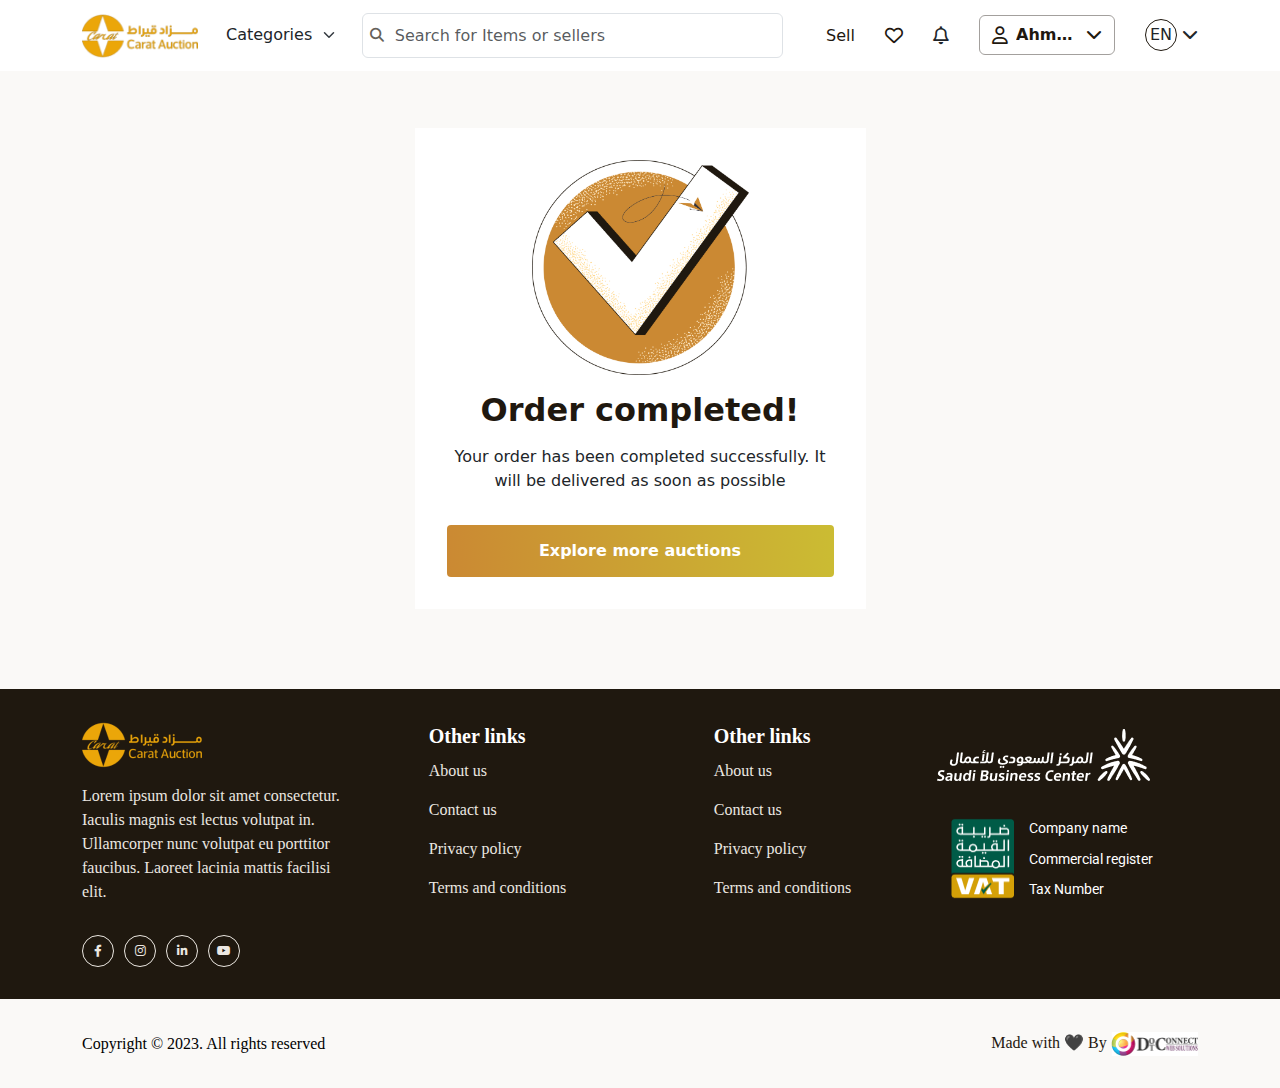
<file: Order-completed.html>
<!DOCTYPE html>
<html>

<head>

  <meta name="description"
    content="A website that sells all products, such as washing machines, refrigerators, computer screens, and mobile phones" />
  <meta name="keywords" content="ecommerce, shopping" />
  <meta name="author" content="Wazin" />
  <meta http-equiv="content-Type" content="text/html;charset=UTF-8" />
  <meta name="viewport" content="width=device-width, initial-scale=1.0" />
  <title>Wazin</title>
  <meta name="apple-mobile-web-app-status-bar-style" content="default" />
  <link rel="icon" href="images/test/hover-image-01.webp" type="" />

  <!-- ================================================== -->
  <!-- bootstrap -->
  <link rel="stylesheet" href="css/bootstrap.min.css" />

  <!-- ================================================== -->

  <!-- fontawesome -->
  <link rel="stylesheet" href="css/all.min.css" />

  <!-- ================================================== -->
  <link rel="stylesheet" href="css/swiper-bundle.min.css" />


  <!-- Link Swiper's CSS -->
  <link rel="stylesheet" href="css/owl.carousel.min.css" />
  <link rel="stylesheet" href="css/owl.theme.default.min.css" />
  <!-- ================================================== -->
  <!-- style css en & ar -->

  <!-- the compressed, production -->
  <link rel="stylesheet" href="css/style-en.css" />
  <!-- <link rel="stylesheet" href="css/style-ar.css" /> -->


  <!-- ================================================== -->

  <style>
    :root {
      /* --mainColor: #5d1be0; */
    }
  </style>
  <!-- ================================================== -->
</head>

<body>

  <!-- ================================================== -->
  <!-- navbar -->
  <nav class="">
    <div class="box-nav ">
      <div class="container">

        <div class="box-items-nav">
          <div class="d-flex gap-3 w-100">
            <div class="box-logo-nav">
              <a href="index.html">
                <img src="images/test/logo-nav.png" alt="" />
              </a>
            </div>

            <div class="d-flex align-items-center justify-content-center w-100">
              <div class="box-Categories-nav box-Categories-nav-1">
                <select class="form-select select-Categories" aria-label="Default select example">
                  <option selected>Categories</option>
                  <option value="1">One</option>
                  <option value="2">Two</option>
                  <option value="3">Three</option>
                </select>
              </div>
              <div class="box-Search-nav">
                <input type="text" class="form-control Search-nav" placeholder="Search for Items or sellers">
                <div class="icon-Search-nav"><i class="fa-solid fa-magnifying-glass"></i></div>
              </div>
            </div>
          </div>

          <div class="box-list-link-nav-1">
            <ul class="box-lists-ul">

              <li class="item-link Favorite">
                <a href="index.html"></a>
              </li>

              <li class="item-link">
                <a href="index.html">Sell</a>
              </li>


              <li class="item-link">
                <button type="button" data-bs-toggle="offcanvas" data-bs-target="#offcanvasNavbarHeart"
                  aria-controls="offcanvasNavbarHeart" aria-label="Toggle navigation" class="btn btn-heart">
                  <i class="fa-regular fa-heart"></i>
                  <div class="item-count hide item-count-nav"><span class=""></span></div>
                </button>
              </li>

              <li class="item-link">
                <div class="box-Notices"><i class="fa-regular fa-bell"></i></div>
              </li>





              <!-- ------------------------------------------------------- -->

              <!-- <li class="item-link">
                <div class="box-Categories-nav box-Categories-nav-2">
                  <select class="form-select select-Categories" aria-label="Default select example">
                    <option selected>Categories</option>
                    <option value="1">One</option>
                    <option value="2">Two</option>
                    <option value="3">Three</option>
                  </select>
                </div>
              </li> -->

              <!-- ------------------------------------------------------- -->
              <!-- Sign in / Sign up -->
              <!-- <li class="item-link btn-buy-now box-button-Login-pc">
                <button type="button" data-bs-toggle="modal" data-bs-target="#logInModal" class="btn btn-Login">Sign in
                  / Sign up</button>
              </li> -->
              <!-- ------------------------------------------------------- -->

              <!-- ------------------------------------------------------- -->
              <!-- userName -->
              <li class="item-link">
                <div class="dropdown box-dropdown-userName">
                  <button class="btn btn-dropdown-userName" type="button" data-bs-toggle="dropdown"
                    aria-expanded="false">
                    <span class="icon-userName"><i class="fa-regular fa-user"></i></span>
                    <span class="userName">
                      Ahmed
                    </span>
                    <span><i class="fa-solid fa-chevron-down"></i></span>
                  </button>
                  <ul class="dropdown-menu">
                    <li><a class="dropdown-item active" href="#"><span><i
                            class="fa-light fa-basket-shopping"></i></span> Orders</a></li>
                    <li><a class="dropdown-item" href="#"><span><i class="fa-light fa-gear"></i></span> Settings </a>
                    </li>
                    <li><a class="dropdown-item" href="#"> <span><i
                            class="fa-light fa-arrow-right-from-bracket"></i></span> Sign out</a></li>
                  </ul>
                </div>
              </li>
              <!-- ------------------------------------------------------- -->

              <!-- ------------------------------------------------------- -->
              <!-- language -->
              <li class="item-link">
                <div class="dropdown box-language-dropdown">
                  <button class="btn btn-dropdown-language" type="button" data-bs-toggle="dropdown"
                    aria-expanded="false">
                    <span class="text-language">EN</span>
                    <span class="icon-language"><i class="fa-solid fa-chevron-down"></i></span>
                  </button>
                  <ul class="dropdown-menu">
                    <li><a class="dropdown-item" href="#">EN</a></li>
                    <li><a class="dropdown-item" href="#">AR</a></li>
                  </ul>
                </div>
              </li>
              <!-- ------------------------------------------------------- -->

              <!-- ------------------------------------------------------- -->
              <li class="item-link btn-buy-now box-Search-nav-mo">
                <div class="Search-nav-mo">
                  <input type="text" class="form-control Search-nav" placeholder="Search for Items or sellers">
                  <div class="icon-Search-nav"><i class="fa-solid fa-magnifying-glass"></i></div>
                </div>
              </li>
            </ul>
          </div>
          <div class="box-menu">
            <div id="nav-icon2">
              <span></span>
              <span></span>
              <span></span>
              <span></span>
              <span></span>
              <span></span>
            </div>
          </div>
        </div>
      </div>
    </div>
  </nav>
  <!-- ================================================== -->

  <!-- ================================================================================================================= -->
  <!-- Log In Modal-->
  <section>
    <div class="box-Modal-LogIn">
      <div class="modal fade" id="logInModal" tabindex="-1" aria-labelledby="exampleModalLabel" aria-hidden="true">
        <div class="modal-dialog modal-dialog-centered modal-dialog-LogIn">
          <div class="modal-content">
            <div class="modal-body">
              <!-- phone -->
              <div class="box-phone-login">

                <div class="d-flex flex-column gap-4">

                  <div class="d-flex align-items-center justify-content-between">
                    <span>Sign in or create an account</span>
                    <div class="box-close-modal">
                      <button type="button" class="btn-close" data-bs-dismiss="modal" aria-label="Close"></button>
                    </div>
                  </div>
                  <h3>Welcome back!</h3>
                  <form action="">
                    <label for="input-phone" class="form-label label-phone">Phone number</label>
                    <input type="tel" class="form-control input-phone" id="input-phone" placeholder="">
                    <button type="button" class="btn btn-LogIn-Modal" id="btnLogIn">Sign in</button>
                  </form>

                </div>
              </div>
              <!-- otp -->
              <div class="box-otp-login">

                <div class="row align-items-center">

                  <div class="col-xxl-12 col-xl-12 col-lg-12 col-md-12 col-sm-12">
                    <div class="d-flex align-items-center justify-content-between">
                      <div class="box-back-Phone-code">
                        <button class="btn btn-back-Phone"> <i class="fa-solid fa-arrow-left"></i></button>
                        <span>Verification code</span>
                      </div>
                      <div class="box-close-modal">
                        <button type="button" class="btn-close" data-bs-dismiss="modal" aria-label="Close"></button>
                      </div>
                    </div>


                    <form action="">
                      <p>Enter the code that sent to</p>
                      <div class="phone-in-otp">+966 597 556 153</div>

                      <input type="tel" class="form-control input-phone" id="input-phone" placeholder="">
                      <div class="d-flex align-items-center justify-content-center flex-column">

                        <button class="btn btn-Continue-OTP">Continue</button>
                        <button class="btn btn-Resend-OTP">Resend code</button>
                      </div>
                    </form>
                  </div>
                </div>
              </div>
            </div>
          </div>
        </div>
      </div>
    </div>
  </section>
  <!-- ================================================================================================================= -->

  <!-- ===================================================================================================== -->
  <!-- Favorite -->
  <aside>
    <div class="offcanvas box-aside-heart offcanvas-end" tabindex="-1" id="offcanvasNavbarHeart"
      aria-labelledby="offcanvasNavbarHeartLabel">
      <div class="offcanvas-header">
        <h2 class="offcanvas-title" id="offcanvasNavbarHeartLabel">
          Favorite
        </h2>
        <button type="button" class="btn-close-cart btn" data-bs-dismiss="offcanvas" aria-label="Close">
          close
        </button>
      </div>
      <hr />
      <div class="offcanvas-body offcanvas-body-Favorites">


        <!-- ========================================== -->
        <!-- TODO:dynamic product id -->
        <!-- code php -->

        <div class="box-all-item-heart">
          <!-- <div class="box-aside-cart-img-Quantity-trash-border ">
            <div class="box-aside-cart-img-Quantity-trash">
  
              <div class="d-flex gap-2 align-items-center">
                <div class="box-img-aside-heart">
                  <img src="images/test/Categories-1.png" alt="">
                </div>
                <div>
                  <h3>18k Diamond Ring</h3>
                </div>
              </div>
              <div>
                <button class="btn btn-delete">
                  <i class="fa-solid fa-trash"></i>
                </button>
              </div>
            </div>
          </div>
          <div class="box-aside-cart-img-Quantity-trash-border ">
            <div class="box-aside-cart-img-Quantity-trash">
  
              <div class="d-flex gap-2 align-items-center">
                <div class="box-img-aside-heart">
                  <img src="images/test/Categories-1.png" alt="">
                </div>
                <div>
                  <h3>18k Diamond Ring</h3>
                </div>
              </div>
              <div>
                <button class="btn btn-delete">
                  <i class="fa-solid fa-trash"></i>
                </button>
              </div>
            </div>
          </div> -->
        </div>
        <!-- ============================================ -->
      </div>
    </div>
  </aside>
  <!-- ===================================================================================================== -->


  <!-- ================================================== -->

  <section>
    <div class="container">
      <div class="row justify-content-center">
        <div class="col-xxl-5 col-xl-5 col-lg-6 col-md-8 col-sm-10">
          <div class="box-Order-completed">
            <img src="images/test/mark.png" alt="">
            <h1>Order completed!</h1>
            <p>Your order has been completed successfully. It will be delivered as soon as possible</p>
            <a href="" class="btn-Explore-more-auctions">Explore more auctions</a>
          </div>
        </div>
      </div>
    </div>
  </section>

  <!-- ================================================== -->
  <!-- footer -->
  <footer>
    <div class="box-footer">
      <div class="container">
        <div class="row justify-content-center">
          <div class="col-xl-3 col-lg-3 col-md-12 col-sm-12">
            <div class="box-footer-item">
              <div class="box-img-logo-footer">
                <img src="images/test/logo-footer.png" alt="">
              </div>
              <p>Lorem ipsum dolor sit amet consectetur. Iaculis magnis est lectus volutpat in. Ullamcorper nunc
                volutpat
                eu porttitor faucibus. Laoreet lacinia mattis facilisi elit.</p>

              <div class="box-social-media">
                <ul>
                  <li><a href="#"><i class="fa-brands fa-facebook-f"></i></a></li>
                  <li><a href="#"><i class="fa-brands fa-instagram"></i></a></li>
                  <li><a href="#"><i class="fa-brands fa-linkedin-in"></i></a></li>
                  <li><a href="#"><i class="fa-brands fa-youtube"></i></a></li>
                </ul>
              </div>
            </div>
          </div>
          <div class="col-xl-3 col-lg-3 col-md-12 col-sm-12 box-footer-item-2-3-all">
            <div class="box-footer-item-2-3">
              <h3>Other links</h3>
              <div class="box-item-link-footer">
                <ul>
                  <li><a href="">About us</a></li>
                  <li><a href="">Contact us</a></li>
                  <li><a href="">Privacy policy</a></li>
                  <li><a href="">Terms and conditions</a></li>
                </ul>
              </div>
            </div>
          </div>
          <div class="col-xl-3 col-lg-3 col-md-12 col-sm-12 box-footer-item-2-3-all">
            <div class="box-footer-item-2-3">
              <h3>Other links</h3>
              <div class="box-item-link-footer">
                <ul>
                  <li><a href="">About us</a></li>
                  <li><a href="">Contact us</a></li>
                  <li><a href="">Privacy policy</a></li>
                  <li><a href="">Terms and conditions</a></li>
                </ul>
              </div>
            </div>
          </div>
          <div class="col-xl-3 col-lg-3 col-md-12 col-sm-12">
            <div class="box-img-sudi-business">
              <img src="images/test/sudi-business.png" alt="">
            </div>
            <div class="box-VAT">
              <div class="box-img-VAT">
                <img src="images/test/avt.png" alt="">
              </div>
              <div class="box-text-VAt">
                <ul>
                  <li>Company name</li>
                  <li>Commercial register</li>
                  <li>Tax Number</li>
                </ul>
              </div>
            </div>
          </div>
        </div>
      </div>
    </div>

    <div class="container">
      <div class="box-Copyright-Made-with">
        <div class="box-Copyright">
          <p>Copyright © 2023. All rights reserved</p>
        </div>
        <div class="box-Made-with">
          <p>Made with 🖤 By <span><img src="images/test/dotconnect logo1 1.png" alt=""></span></p>
        </div>
      </div>
    </div>

  </footer>
  <!-- ================================================== -->

  <!-- ================================================== -->
  <!-- js -->
  <script src="js/code.jquery.com_jquery-3.7.1.min.js"></script>
  <script src="js/bootstrap.bundle.min.js"></script>

  <!-- owl carousel JS -->
  <script src="js/owl.carousel.min.js"></script>

  <!-- Swiper JS -->
  <script src="js/swiper-bundle.min.js"></script>

  <script src="js/main-en.js"></script>
  <!-- <script src="js/main-ar.js"></script> -->
  <!-- ===================================================================================================== -->
</body>

</html>
</file>
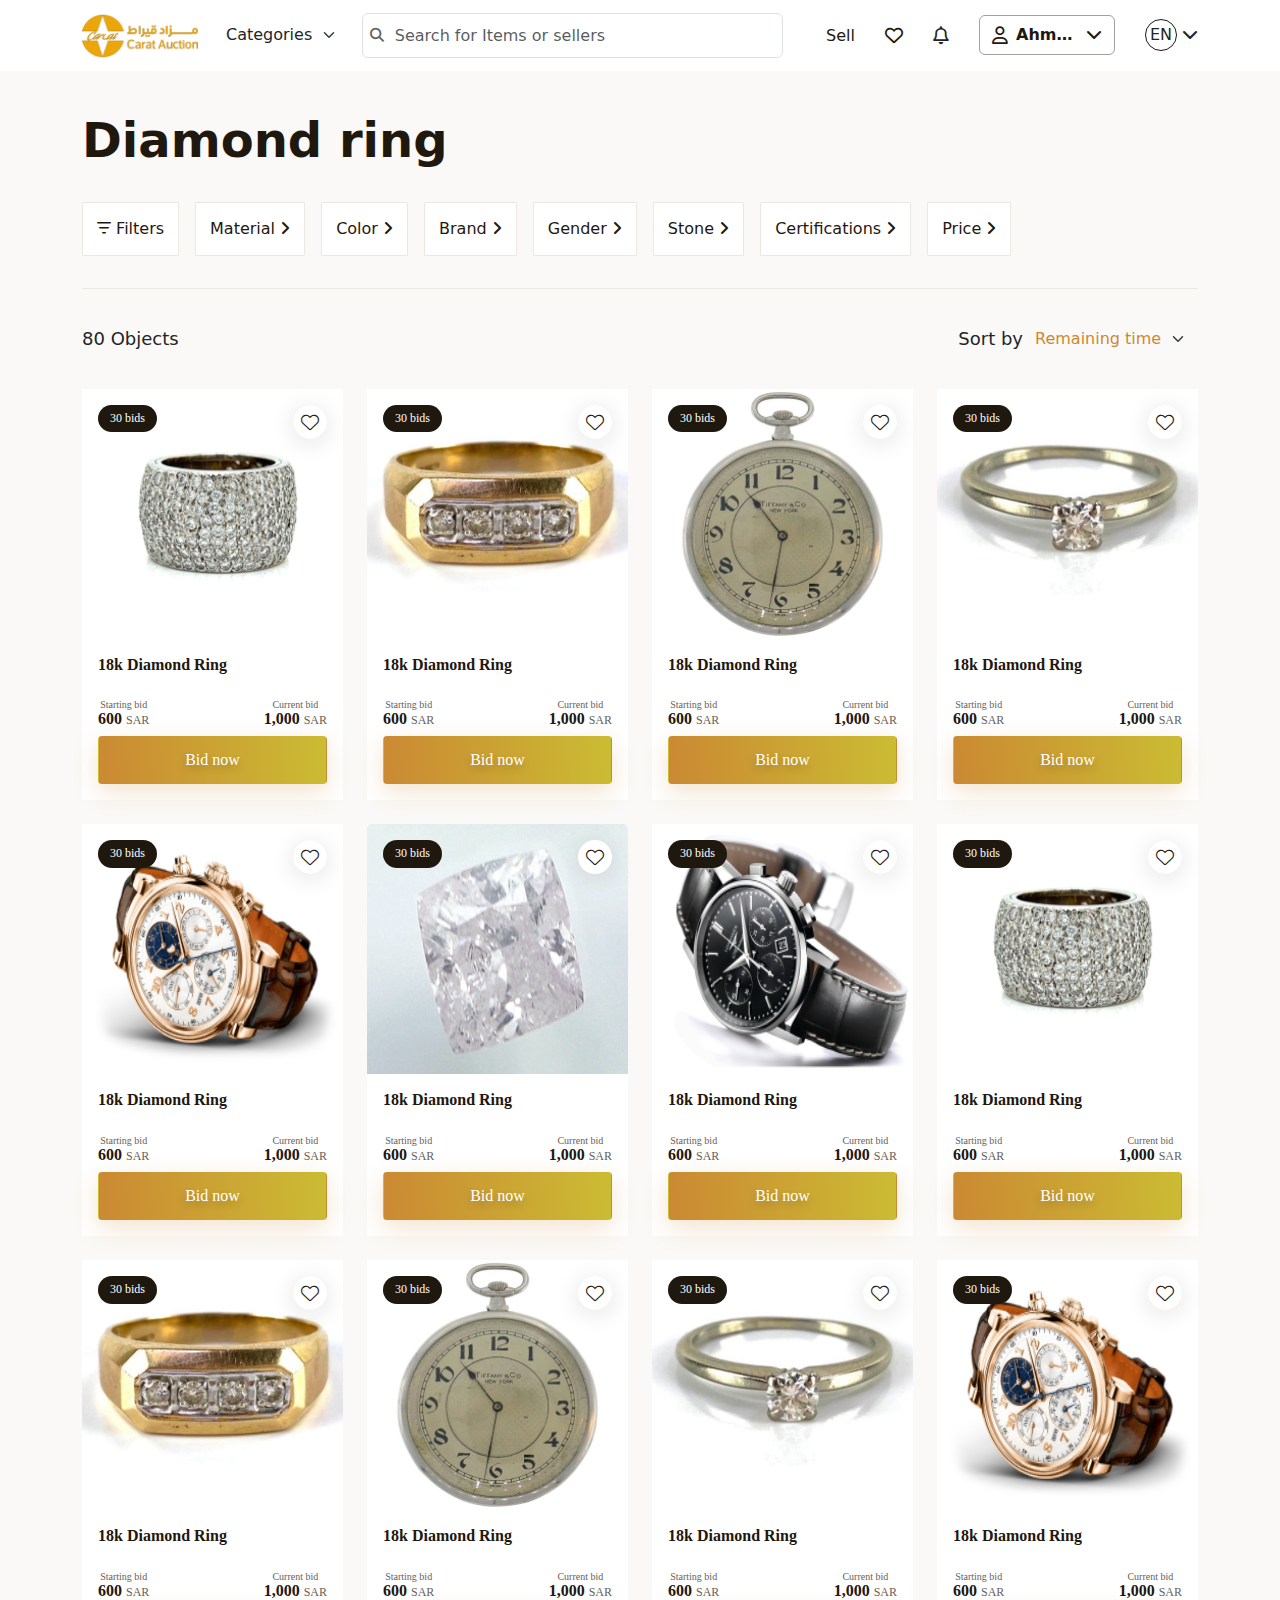
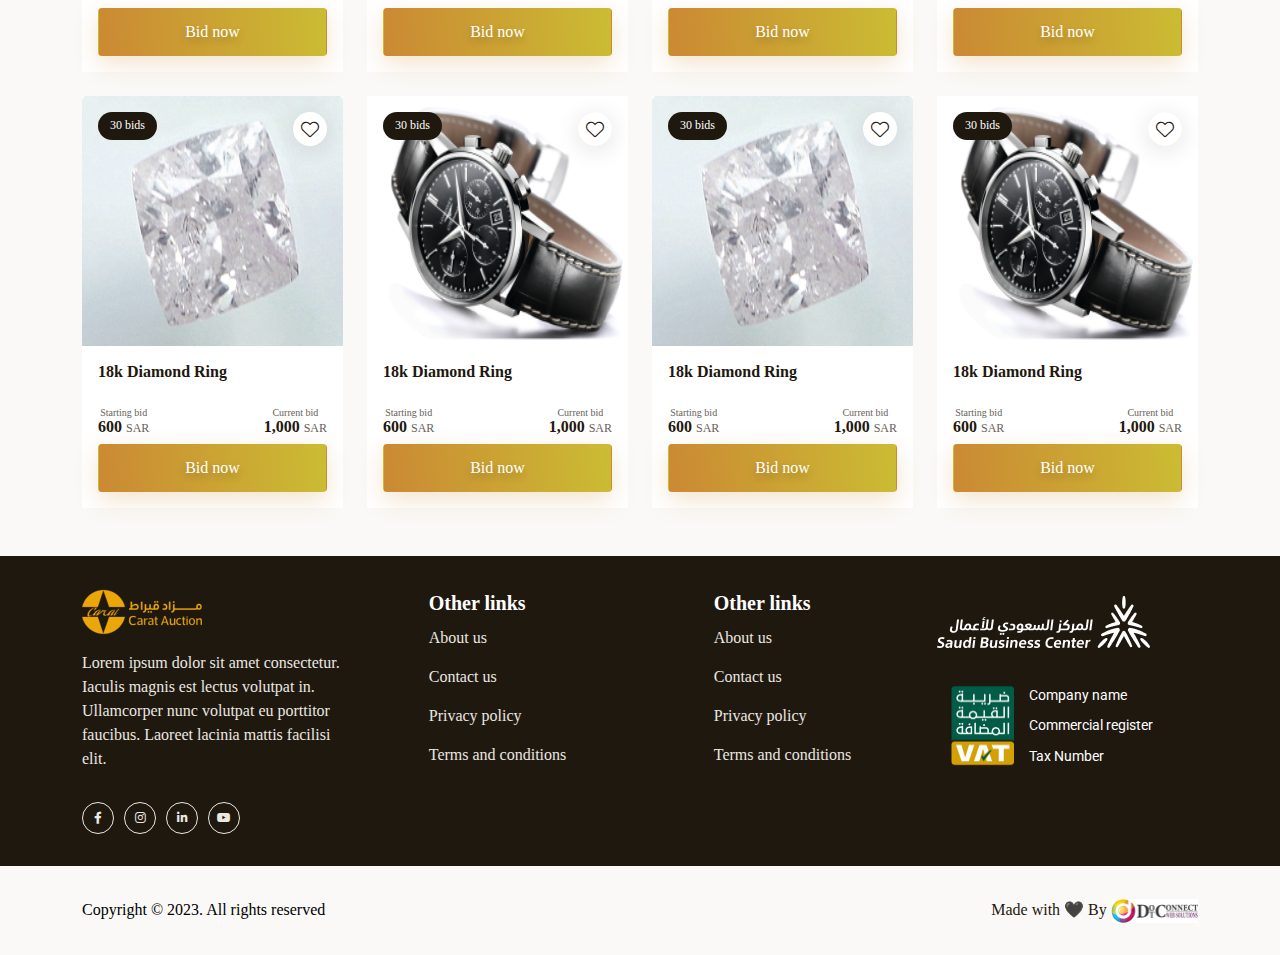
<file: Search.html>
<!DOCTYPE html>
<html>

<head>

  <meta name="description"
    content="A website that sells all products, such as washing machines, refrigerators, computer screens, and mobile phones" />
  <meta name="keywords" content="ecommerce, shopping" />
  <meta name="author" content="Wazin" />
  <meta http-equiv="content-Type" content="text/html;charset=UTF-8" />
  <meta name="viewport" content="width=device-width, initial-scale=1.0" />
  <title>Wazin</title>
  <meta name="apple-mobile-web-app-status-bar-style" content="default" />
  <link rel="icon" href="images/test/hover-image-01.webp" type="" />

  <!-- ================================================== -->
  <!-- bootstrap -->
  <link rel="stylesheet" href="css/bootstrap.min.css" />

  <!-- ================================================== -->

  <!-- fontawesome -->
  <link rel="stylesheet" href="css/all.min.css" />

  <!-- ================================================== -->
  <link rel="stylesheet" href="css/swiper-bundle.min.css" />


  <!-- Link Swiper's CSS -->
  <link rel="stylesheet" href="css/owl.carousel.min.css" />
  <link rel="stylesheet" href="css/owl.theme.default.min.css" />
  <!-- ================================================== -->
  <!-- style css en & ar -->

  <!-- the compressed, production -->
  <link rel="stylesheet" href="css/style-en.css" />
  <!-- <link rel="stylesheet" href="css/style-ar.css" /> -->


  <!-- ================================================== -->

  <style>
    :root {
      /* --mainColor: #5d1be0; */
    }
  </style>
  <!-- ================================================== -->
</head>

<body>
  <!-- ================================================== -->
  <!-- navbar -->
  <nav class="">
    <div class="box-nav ">
      <div class="container">

        <div class="box-items-nav">
          <div class="d-flex gap-3 w-100">
            <div class="box-logo-nav">
              <a href="index.html">
                <img src="images/test/logo-nav.png" alt="" />
              </a>
            </div>

            <div class="d-flex align-items-center justify-content-center w-100">
              <div class="box-Categories-nav box-Categories-nav-1">
                <select class="form-select select-Categories" aria-label="Default select example">
                  <option selected>Categories</option>
                  <option value="1">One</option>
                  <option value="2">Two</option>
                  <option value="3">Three</option>
                </select>
              </div>
              <div class="box-Search-nav">
                <input type="text" class="form-control Search-nav" placeholder="Search for Items or sellers">
                <div class="icon-Search-nav"><i class="fa-solid fa-magnifying-glass"></i></div>
              </div>
            </div>
          </div>

          <div class="box-list-link-nav-1">
            <ul class="box-lists-ul">

              <li class="item-link Favorite">
                <a href="index.html"></a>
              </li>

              <li class="item-link">
                <a href="index.html">Sell</a>
              </li>


              <li class="item-link">
                <button type="button" data-bs-toggle="offcanvas" data-bs-target="#offcanvasNavbarHeart"
                  aria-controls="offcanvasNavbarHeart" aria-label="Toggle navigation" class="btn btn-heart">
                  <i class="fa-regular fa-heart"></i>
                  <div class="item-count hide item-count-nav"><span class=""></span></div>
                </button>
              </li>

              <li class="item-link">
                <div class="box-Notices"><i class="fa-regular fa-bell"></i></div>
              </li>





              <!-- ------------------------------------------------------- -->

              <!-- <li class="item-link">
                <div class="box-Categories-nav box-Categories-nav-2">
                  <select class="form-select select-Categories" aria-label="Default select example">
                    <option selected>Categories</option>
                    <option value="1">One</option>
                    <option value="2">Two</option>
                    <option value="3">Three</option>
                  </select>
                </div>
              </li> -->

              <!-- ------------------------------------------------------- -->
              <!-- Sign in / Sign up -->
              <!-- <li class="item-link btn-buy-now box-button-Login-pc">
                <button type="button" data-bs-toggle="modal" data-bs-target="#logInModal" class="btn btn-Login">Sign in
                  / Sign up</button>
              </li> -->
              <!-- ------------------------------------------------------- -->

              <!-- ------------------------------------------------------- -->
              <!-- userName -->
              <li class="item-link">
                <div class="dropdown box-dropdown-userName">
                  <button class="btn btn-dropdown-userName" type="button" data-bs-toggle="dropdown"
                    aria-expanded="false">
                    <span class="icon-userName"><i class="fa-regular fa-user"></i></span>
                    <span class="userName">
                      Ahmed
                    </span>
                    <span><i class="fa-solid fa-chevron-down"></i></span>
                  </button>
                  <ul class="dropdown-menu">
                    <li><a class="dropdown-item active" href="#"><span><i
                            class="fa-light fa-basket-shopping"></i></span> Orders</a></li>
                    <li><a class="dropdown-item" href="#"><span><i class="fa-light fa-gear"></i></span> Settings </a>
                    </li>
                    <li><a class="dropdown-item" href="#"> <span><i
                            class="fa-light fa-arrow-right-from-bracket"></i></span> Sign out</a></li>
                  </ul>
                </div>
              </li>
              <!-- ------------------------------------------------------- -->

              <!-- ------------------------------------------------------- -->
              <!-- language -->
              <li class="item-link">
                <div class="dropdown box-language-dropdown">
                  <button class="btn btn-dropdown-language" type="button" data-bs-toggle="dropdown"
                    aria-expanded="false">
                    <span class="text-language">EN</span>
                    <span class="icon-language"><i class="fa-solid fa-chevron-down"></i></span>
                  </button>
                  <ul class="dropdown-menu">
                    <li><a class="dropdown-item" href="#">EN</a></li>
                    <li><a class="dropdown-item" href="#">AR</a></li>
                  </ul>
                </div>
              </li>
              <!-- ------------------------------------------------------- -->

              <!-- ------------------------------------------------------- -->
              <li class="item-link btn-buy-now box-Search-nav-mo">
                <div class="Search-nav-mo">
                  <input type="text" class="form-control Search-nav" placeholder="Search for Items or sellers">
                  <div class="icon-Search-nav"><i class="fa-solid fa-magnifying-glass"></i></div>
                </div>
              </li>
            </ul>
          </div>
          <div class="box-menu">
            <div id="nav-icon2">
              <span></span>
              <span></span>
              <span></span>
              <span></span>
              <span></span>
              <span></span>
            </div>
          </div>
        </div>
      </div>
    </div>
  </nav>
  <!-- ================================================== -->

  <!-- ================================================================================================================= -->
  <!-- Log In Modal-->
  <section>
    <div class="box-Modal-LogIn">
      <div class="modal fade" id="logInModal" tabindex="-1" aria-labelledby="exampleModalLabel" aria-hidden="true">
        <div class="modal-dialog modal-dialog-centered modal-dialog-LogIn">
          <div class="modal-content">
            <div class="modal-body">
              <!-- phone -->
              <div class="box-phone-login">

                <div class="d-flex flex-column gap-4">

                  <div class="d-flex align-items-center justify-content-between">
                    <span>Sign in or create an account</span>
                    <div class="box-close-modal">
                      <button type="button" class="btn-close" data-bs-dismiss="modal" aria-label="Close"></button>
                    </div>
                  </div>
                  <h3>Welcome back!</h3>
                  <form action="">
                    <label for="input-phone" class="form-label label-phone">Phone number</label>
                    <input type="tel" class="form-control input-phone" id="input-phone" placeholder="">
                    <button type="button" class="btn btn-LogIn-Modal" id="btnLogIn">Sign in</button>
                  </form>

                </div>
              </div>
              <!-- otp -->
              <div class="box-otp-login">

                <div class="row align-items-center">

                  <div class="col-xxl-12 col-xl-12 col-lg-12 col-md-12 col-sm-12">
                    <div class="d-flex align-items-center justify-content-between">
                      <div class="box-back-Phone-code">
                        <button class="btn btn-back-Phone"> <i class="fa-solid fa-arrow-left"></i></button>
                        <span>Verification code</span>
                      </div>
                      <div class="box-close-modal">
                        <button type="button" class="btn-close" data-bs-dismiss="modal" aria-label="Close"></button>
                      </div>
                    </div>


                    <form action="">
                      <p>Enter the code that sent to</p>
                      <div class="phone-in-otp">+966 597 556 153</div>

                      <input type="tel" class="form-control input-phone" id="input-phone" placeholder="">
                      <div class="d-flex align-items-center justify-content-center flex-column">

                        <button class="btn btn-Continue-OTP">Continue</button>
                        <button class="btn btn-Resend-OTP">Resend code</button>
                      </div>
                    </form>
                  </div>
                </div>
              </div>
            </div>
          </div>
        </div>
      </div>
    </div>
  </section>
  <!-- ================================================================================================================= -->

  <!-- ===================================================================================================== -->
  <!-- Favorite -->
  <aside>
    <div class="offcanvas box-aside-heart offcanvas-end" tabindex="-1" id="offcanvasNavbarHeart"
      aria-labelledby="offcanvasNavbarHeartLabel">
      <div class="offcanvas-header">
        <h2 class="offcanvas-title" id="offcanvasNavbarHeartLabel">
          Favorite
        </h2>
        <button type="button" class="btn-close-cart btn" data-bs-dismiss="offcanvas" aria-label="Close">
          close
        </button>
      </div>
      <hr />
      <div class="offcanvas-body offcanvas-body-Favorites">


        <!-- ========================================== -->
        <!-- TODO:dynamic product id -->
        <!-- code php -->

        <div class="box-all-item-heart">
          <!-- <div class="box-aside-cart-img-Quantity-trash-border ">
            <div class="box-aside-cart-img-Quantity-trash">
  
              <div class="d-flex gap-2 align-items-center">
                <div class="box-img-aside-heart">
                  <img src="images/test/Categories-1.png" alt="">
                </div>
                <div>
                  <h3>18k Diamond Ring</h3>
                </div>
              </div>
              <div>
                <button class="btn btn-delete">
                  <i class="fa-solid fa-trash"></i>
                </button>
              </div>
            </div>
          </div>
          <div class="box-aside-cart-img-Quantity-trash-border ">
            <div class="box-aside-cart-img-Quantity-trash">
  
              <div class="d-flex gap-2 align-items-center">
                <div class="box-img-aside-heart">
                  <img src="images/test/Categories-1.png" alt="">
                </div>
                <div>
                  <h3>18k Diamond Ring</h3>
                </div>
              </div>
              <div>
                <button class="btn btn-delete">
                  <i class="fa-solid fa-trash"></i>
                </button>
              </div>
            </div>
          </div> -->
        </div>

        <!-- ============================================ -->



      </div>
    </div>
  </aside>
  <!-- ===================================================================================================== -->

  <!-- ================================================== -->

  <section>
    <div class="">
      <div class="container">
        <div class="box-Jewelry box-Brands" >
          <h1>Diamond ring</h1>

          <div class="box-links-Filters">
            <div class="d-flex gap-3 flex-wrap">
              <button type="button" data-bs-toggle="offcanvas" data-bs-target="#offcanvasRight"
                aria-controls="offcanvasRight" class="btn-Filters-Links btn btn-Filters">
                <span><i class="fa-regular fa-bars-filter"></i></span>
                <span>Filters</span>
              </button>
              <button type="button" data-bs-toggle="offcanvas" data-bs-target="#offcanvasRight"
                aria-controls="offcanvasRight" class="btn-Filters-Links btn btn-Material">
                <span>Material</span>
                <span class="icon-arrow-filter"><i class="fa-solid fa-angle-right"></i></span>
              </button>
              <button type="button" data-bs-toggle="offcanvas" data-bs-target="#offcanvasRight"
                aria-controls="offcanvasRight" class="btn-Filters-Links btn btn-Color">
                <span>Color</span>
                <span class="icon-arrow-filter"><i class="fa-solid fa-angle-right"></i></span>
              </button>
              <button type="button" data-bs-toggle="offcanvas" data-bs-target="#offcanvasRight"
                aria-controls="offcanvasRight" class="btn-Filters-Links btn btn-Brand">
                <span>Brand</span>
                <span class="icon-arrow-filter"><i class="fa-solid fa-angle-right"></i></span>
              </button>
              <button type="button" data-bs-toggle="offcanvas" data-bs-target="#offcanvasRight"
                aria-controls="offcanvasRight" class="btn-Filters-Links btn btn-Gender">
                <span>Gender</span>
                <span class="icon-arrow-filter"><i class="fa-solid fa-angle-right"></i></span>
              </button>
              <button type="button" data-bs-toggle="offcanvas" data-bs-target="#offcanvasRight"
                aria-controls="offcanvasRight" class="btn-Filters-Links btn btn-Stone">
                <span>Stone</span>
                <span class="icon-arrow-filter"><i class="fa-solid fa-angle-right"></i></span>
              </button>
              <button type="button" data-bs-toggle="offcanvas" data-bs-target="#offcanvasRight"
                aria-controls="offcanvasRight" class="btn-Filters-Links btn btn-Certifications">
                <span>Certifications</span>
                <span class="icon-arrow-filter"><i class="fa-solid fa-angle-right"></i></span>
              </button>

              <button type="button" data-bs-toggle="offcanvas" data-bs-target="#offcanvasRight"
                aria-controls="offcanvasRight" class="btn-Filters-Links btn btn-Price">
                <span>Price</span>
                <span class="icon-arrow-filter"><i class="fa-solid fa-angle-right"></i></span>
              </button>
            </div>
          </div>
          <div class="box-Products-select-Objects-Jewelry">
            <div class="d-flex justify-content-between align-items-center">
              <span> 80 Objects</span>
              <div class="d-flex align-items-center">

                <div> Sort by </div>
                <select class="form-select select-time" aria-label="Default select example">
                  <option selected>Remaining time</option>
                  <option value="1">One</option>
                  <option value="2">Two</option>
                  <option value="3">Three</option>
                </select>

              </div>
            </div>

            <div class="box-Products-Jewelry">
              <div class="row g-4">
                <div class="col-xxl-3 col-xl-3 col-lg-4 col-md-6 col-sm-12">
                  <div class="item-data" data-product-id="40">
                    <div class="product-item pb-3">
                      <a href="Product-Details.html">
                        <div class="img-product img-data">
                          <img src="images/test/Rectangle1.png" alt="">
                        </div>
                      </a>
                      <div class="product-item-text">
                        <div>
                          <div class="bids">30 bids</div>
                        </div>
                        <div>
                          <button class="product-Favorite btn-Favorite-data "></button>
                        </div>
                        <h3 class="titel-product">18k Diamond Ring</h3>
                        <div class="d-flex align-items-center justify-content-between mt-4">
                          <div class="box-Starting">
                            <div class="item-Starting">Starting bid</div>
                            <h4>600 <span>SAR</span></h4>
                          </div>
                          <div class="box-Current">
                            <div class="item-Current">Current bid</div>
                            <h4>1,000 <span>SAR</span></h4>
                          </div>
                        </div>

                        <div class="">
                          <button class="btn btn-bid-now">Bid now</button>
                        </div>
                      </div>
                    </div>
                  </div>
                </div>
                <div class="col-xxl-3 col-xl-3 col-lg-4 col-md-6 col-sm-12">
                  <div class="item-data" data-product-id="41">
                    <div class="product-item pb-3">
                      <a href="Product-Details.html">
                        <div class="img-product img-data">
                          <img src="images/test/Rectangle2.png" alt="">
                        </div>
                      </a>
                      <div class="product-item-text">
                        <div>
                          <div class="bids">30 bids</div>
                        </div>
                        <div>
                          <button class="product-Favorite btn-Favorite-data "></button>
                        </div>
                        <h3 class="titel-product">18k Diamond Ring</h3>
                        <div class="d-flex align-items-center justify-content-between mt-4">
                          <div class="box-Starting">
                            <div class="item-Starting">Starting bid</div>
                            <h4>600 <span>SAR</span></h4>
                          </div>
                          <div class="box-Current">
                            <div class="item-Current">Current bid</div>
                            <h4>1,000 <span>SAR</span></h4>
                          </div>
                        </div>

                        <div class="">
                          <button class="btn btn-bid-now">Bid now</button>
                        </div>
                      </div>
                    </div>
                  </div>
                </div>
                <div class="col-xxl-3 col-xl-3 col-lg-4 col-md-6 col-sm-12">
                  <div class="item-data" data-product-id="42">
                    <div class="product-item pb-3">
                      <a href="Product-Details.html">
                        <div class="img-product img-data">
                          <img src="images/test/Rectangle3.png" alt="">
                        </div>
                      </a>
                      <div class="product-item-text">
                        <div>
                          <div class="bids">30 bids</div>
                        </div>
                        <div>
                          <button class="product-Favorite btn-Favorite-data "></button>
                        </div>
                        <h3 class="titel-product">18k Diamond Ring</h3>
                        <div class="d-flex align-items-center justify-content-between mt-4">
                          <div class="box-Starting">
                            <div class="item-Starting">Starting bid</div>
                            <h4>600 <span>SAR</span></h4>
                          </div>
                          <div class="box-Current">
                            <div class="item-Current">Current bid</div>
                            <h4>1,000 <span>SAR</span></h4>
                          </div>
                        </div>

                        <div class="">
                          <button class="btn btn-bid-now">Bid now</button>
                        </div>
                      </div>
                    </div>
                  </div>
                </div>
                <div class="col-xxl-3 col-xl-3 col-lg-4 col-md-6 col-sm-12">
                  <div class="item-data" data-product-50>
                    <div class="product-item pb-3">
                      <a href="Product-Details.html">
                        <div class="img-product img-data">
                          <img src="images/test/Rectangle4.png" alt="">
                        </div>
                      </a>
                      <div class="product-item-text">
                        <div>
                          <div class="bids">30 bids</div>
                        </div>
                        <div>
                          <button class="product-Favorite btn-Favorite-data "></button>
                        </div>
                        <h3 class="titel-product">18k Diamond Ring</h3>
                        <div class="d-flex align-items-center justify-content-between mt-4">
                          <div class="box-Starting">
                            <div class="item-Starting">Starting bid</div>
                            <h4>600 <span>SAR</span></h4>
                          </div>
                          <div class="box-Current">
                            <div class="item-Current">Current bid</div>
                            <h4>1,000 <span>SAR</span></h4>
                          </div>
                        </div>

                        <div class="">
                          <button class="btn btn-bid-now">Bid now</button>
                        </div>
                      </div>
                    </div>
                  </div>
                </div>
                <div class="col-xxl-3 col-xl-3 col-lg-4 col-md-6 col-sm-12">
                  <div class="item-data" data-product-id="44">
                    <div class="product-item pb-3">
                      <a href="Product-Details.html">
                        <div class="img-product img-data">
                          <img src="images/test/Rectangle5.png" alt="">
                        </div>
                      </a>
                      <div class="product-item-text">
                        <div>
                          <div class="bids">30 bids</div>
                        </div>
                        <div>
                          <button class="product-Favorite btn-Favorite-data "></button>
                        </div>
                        <h3 class="titel-product">18k Diamond Ring</h3>
                        <div class="d-flex align-items-center justify-content-between mt-4">
                          <div class="box-Starting">
                            <div class="item-Starting">Starting bid</div>
                            <h4>600 <span>SAR</span></h4>
                          </div>
                          <div class="box-Current">
                            <div class="item-Current">Current bid</div>
                            <h4>1,000 <span>SAR</span></h4>
                          </div>
                        </div>

                        <div class="">
                          <button class="btn btn-bid-now">Bid now</button>
                        </div>
                      </div>
                    </div>
                  </div>
                </div>
                <div class="col-xxl-3 col-xl-3 col-lg-4 col-md-6 col-sm-12">
                  <div class="item-data" data-product-id="45">
                    <div class="product-item pb-3">
                      <a href="Product-Details.html">
                        <div class="img-product img-data">
                          <img src="images/test/Rectangle6.png" alt="">
                        </div>
                      </a>
                      <div class="product-item-text">
                        <div>
                          <div class="bids">30 bids</div>
                        </div>
                        <div>
                          <button class="product-Favorite btn-Favorite-data "></button>
                        </div>
                        <h3 class="titel-product">18k Diamond Ring</h3>
                        <div class="d-flex align-items-center justify-content-between mt-4">
                          <div class="box-Starting">
                            <div class="item-Starting">Starting bid</div>
                            <h4>600 <span>SAR</span></h4>
                          </div>
                          <div class="box-Current">
                            <div class="item-Current">Current bid</div>
                            <h4>1,000 <span>SAR</span></h4>
                          </div>
                        </div>

                        <div class="">
                          <button class="btn btn-bid-now">Bid now</button>
                        </div>
                      </div>
                    </div>
                  </div>
                </div>
                <div class="col-xxl-3 col-xl-3 col-lg-4 col-md-6 col-sm-12">
                  <div class="item-data" data-product-id="46">
                    <div class="product-item pb-3">
                      <a href="Product-Details.html">
                        <div class="img-product img-data">
                          <img src="images/test/Rectangle7.png" alt="">
                        </div>
                      </a>
                      <div class="product-item-text">
                        <div>
                          <div class="bids">30 bids</div>
                        </div>
                        <div>
                          <button class="product-Favorite btn-Favorite-data "></button>
                        </div>
                        <h3 class="titel-product">18k Diamond Ring</h3>
                        <div class="d-flex align-items-center justify-content-between mt-4">
                          <div class="box-Starting">
                            <div class="item-Starting">Starting bid</div>
                            <h4>600 <span>SAR</span></h4>
                          </div>
                          <div class="box-Current">
                            <div class="item-Current">Current bid</div>
                            <h4>1,000 <span>SAR</span></h4>
                          </div>
                        </div>

                        <div class="">
                          <button class="btn btn-bid-now">Bid now</button>
                        </div>
                      </div>
                    </div>
                  </div>
                </div>
                <div class="col-xxl-3 col-xl-3 col-lg-4 col-md-6 col-sm-12">
                  <div class="item-data" data-product-id="47">
                    <div class="product-item pb-3">
                      <a href="Product-Details.html">
                        <div class="img-product img-data">
                          <img src="images/test/Rectangle1.png" alt="">
                        </div>
                      </a>
                      <div class="product-item-text">
                        <div>
                          <div class="bids">30 bids</div>
                        </div>
                        <div>
                          <button class="product-Favorite btn-Favorite-data "></button>
                        </div>
                        <h3 class="titel-product">18k Diamond Ring</h3>
                        <div class="d-flex align-items-center justify-content-between mt-4">
                          <div class="box-Starting">
                            <div class="item-Starting">Starting bid</div>
                            <h4>600 <span>SAR</span></h4>
                          </div>
                          <div class="box-Current">
                            <div class="item-Current">Current bid</div>
                            <h4>1,000 <span>SAR</span></h4>
                          </div>
                        </div>

                        <div class="">
                          <button class="btn btn-bid-now">Bid now</button>
                        </div>
                      </div>
                    </div>
                  </div>
                </div>
                <div class="col-xxl-3 col-xl-3 col-lg-4 col-md-6 col-sm-12">
                  <div class="item-data" data-product-id="48">
                    <div class="product-item pb-3">
                      <a href="Product-Details.html">
                        <div class="img-product img-data">
                          <img src="images/test/Rectangle2.png" alt="">
                        </div>
                      </a>
                      <div class="product-item-text">
                        <div>
                          <div class="bids">30 bids</div>
                        </div>
                        <div>
                          <button class="product-Favorite btn-Favorite-data "></button>
                        </div>
                        <h3 class="titel-product">18k Diamond Ring</h3>
                        <div class="d-flex align-items-center justify-content-between mt-4">
                          <div class="box-Starting">
                            <div class="item-Starting">Starting bid</div>
                            <h4>600 <span>SAR</span></h4>
                          </div>
                          <div class="box-Current">
                            <div class="item-Current">Current bid</div>
                            <h4>1,000 <span>SAR</span></h4>
                          </div>
                        </div>

                        <div class="">
                          <button class="btn btn-bid-now">Bid now</button>
                        </div>
                      </div>
                    </div>
                  </div>
                </div>
                <div class="col-xxl-3 col-xl-3 col-lg-4 col-md-6 col-sm-12">
                  <div class="item-data" data-product-id="49">
                    <div class="product-item pb-3">
                      <a href="Product-Details.html">
                        <div class="img-product img-data">
                          <img src="images/test/Rectangle3.png" alt="">
                        </div>
                      </a>
                      <div class="product-item-text">
                        <div>
                          <div class="bids">30 bids</div>
                        </div>
                        <div>
                          <button class="product-Favorite btn-Favorite-data "></button>
                        </div>
                        <h3 class="titel-product">18k Diamond Ring</h3>
                        <div class="d-flex align-items-center justify-content-between mt-4">
                          <div class="box-Starting">
                            <div class="item-Starting">Starting bid</div>
                            <h4>600 <span>SAR</span></h4>
                          </div>
                          <div class="box-Current">
                            <div class="item-Current">Current bid</div>
                            <h4>1,000 <span>SAR</span></h4>
                          </div>
                        </div>

                        <div class="">
                          <button class="btn btn-bid-now">Bid now</button>
                        </div>
                      </div>
                    </div>
                  </div>
                </div>
                <div class="col-xxl-3 col-xl-3 col-lg-4 col-md-6 col-sm-12">
                  <div class="item-data" data-product-id="50">
                    <div class="product-item pb-3">
                      <a href="Product-Details.html">
                        <div class="img-product img-data">
                          <img src="images/test/Rectangle4.png" alt="">
                        </div>
                      </a>
                      <div class="product-item-text">
                        <div>
                          <div class="bids">30 bids</div>
                        </div>
                        <div>
                          <button class="product-Favorite btn-Favorite-data "></button>
                        </div>
                        <h3 class="titel-product">18k Diamond Ring</h3>
                        <div class="d-flex align-items-center justify-content-between mt-4">
                          <div class="box-Starting">
                            <div class="item-Starting">Starting bid</div>
                            <h4>600 <span>SAR</span></h4>
                          </div>
                          <div class="box-Current">
                            <div class="item-Current">Current bid</div>
                            <h4>1,000 <span>SAR</span></h4>
                          </div>
                        </div>

                        <div class="">
                          <button class="btn btn-bid-now">Bid now</button>
                        </div>
                      </div>
                    </div>
                  </div>
                </div>
                <div class="col-xxl-3 col-xl-3 col-lg-4 col-md-6 col-sm-12">
                  <div class="item-data" data-product-id="51">
                    <div class="product-item pb-3">
                      <a href="Product-Details.html">
                        <div class="img-product img-data">
                          <img src="images/test/Rectangle5.png" alt="">
                        </div>
                      </a>
                      <div class="product-item-text">
                        <div>
                          <div class="bids">30 bids</div>
                        </div>
                        <div>
                          <button class="product-Favorite btn-Favorite-data "></button>
                        </div>
                        <h3 class="titel-product">18k Diamond Ring</h3>
                        <div class="d-flex align-items-center justify-content-between mt-4">
                          <div class="box-Starting">
                            <div class="item-Starting">Starting bid</div>
                            <h4>600 <span>SAR</span></h4>
                          </div>
                          <div class="box-Current">
                            <div class="item-Current">Current bid</div>
                            <h4>1,000 <span>SAR</span></h4>
                          </div>
                        </div>

                        <div class="">
                          <button class="btn btn-bid-now">Bid now</button>
                        </div>
                      </div>
                    </div>
                  </div>
                </div>
                <div class="col-xxl-3 col-xl-3 col-lg-4 col-md-6 col-sm-12">
                  <div class="item-data" data-product-id="52">
                    <div class="product-item pb-3">
                      <a href="Product-Details.html">
                        <div class="img-product img-data">
                          <img src="images/test/Rectangle6.png" alt="">
                        </div>
                      </a>
                      <div class="product-item-text">
                        <div>
                          <div class="bids">30 bids</div>
                        </div>
                        <div>
                          <button class="product-Favorite btn-Favorite-data "></button>
                        </div>
                        <h3 class="titel-product">18k Diamond Ring</h3>
                        <div class="d-flex align-items-center justify-content-between mt-4">
                          <div class="box-Starting">
                            <div class="item-Starting">Starting bid</div>
                            <h4>600 <span>SAR</span></h4>
                          </div>
                          <div class="box-Current">
                            <div class="item-Current">Current bid</div>
                            <h4>1,000 <span>SAR</span></h4>
                          </div>
                        </div>

                        <div class="">
                          <button class="btn btn-bid-now">Bid now</button>
                        </div>
                      </div>
                    </div>
                  </div>
                </div>
                <div class="col-xxl-3 col-xl-3 col-lg-4 col-md-6 col-sm-12">
                  <div class="item-data" data-product-id="53">
                    <div class="product-item pb-3">
                      <a href="Product-Details.html">
                        <div class="img-product img-data">
                          <img src="images/test/Rectangle7.png" alt="">
                        </div>
                      </a>
                      <div class="product-item-text">
                        <div>
                          <div class="bids">30 bids</div>
                        </div>
                        <div>
                          <button class="product-Favorite btn-Favorite-data "></button>
                        </div>
                        <h3 class="titel-product">18k Diamond Ring</h3>
                        <div class="d-flex align-items-center justify-content-between mt-4">
                          <div class="box-Starting">
                            <div class="item-Starting">Starting bid</div>
                            <h4>600 <span>SAR</span></h4>
                          </div>
                          <div class="box-Current">
                            <div class="item-Current">Current bid</div>
                            <h4>1,000 <span>SAR</span></h4>
                          </div>
                        </div>

                        <div class="">
                          <button class="btn btn-bid-now">Bid now</button>
                        </div>
                      </div>
                    </div>
                  </div>
                </div>
                <div class="col-xxl-3 col-xl-3 col-lg-4 col-md-6 col-sm-12">
                  <div class="item-data" data-product-id="54">
                    <div class="product-item pb-3">
                      <a href="Product-Details.html">
                        <div class="img-product img-data">
                          <img src="images/test/Rectangle6.png" alt="">
                        </div>
                      </a>
                      <div class="product-item-text">
                        <div>
                          <div class="bids">30 bids</div>
                        </div>
                        <div>
                          <button class="product-Favorite btn-Favorite-data "></button>
                        </div>
                        <h3 class="titel-product">18k Diamond Ring</h3>
                        <div class="d-flex align-items-center justify-content-between mt-4">
                          <div class="box-Starting">
                            <div class="item-Starting">Starting bid</div>
                            <h4>600 <span>SAR</span></h4>
                          </div>
                          <div class="box-Current">
                            <div class="item-Current">Current bid</div>
                            <h4>1,000 <span>SAR</span></h4>
                          </div>
                        </div>

                        <div class="">
                          <button class="btn btn-bid-now">Bid now</button>
                        </div>
                      </div>
                    </div>
                  </div>
                </div>
                <div class="col-xxl-3 col-xl-3 col-lg-4 col-md-6 col-sm-12">
                  <div class="item-data" data-product-id="55">
                    <div class="product-item pb-3">
                      <a href="Product-Details.html">
                        <div class="img-product img-data">
                          <img src="images/test/Rectangle7.png" alt="">
                        </div>
                      </a>
                      <div class="product-item-text">
                        <div>
                          <div class="bids">30 bids</div>
                        </div>
                        <div>
                          <button class="product-Favorite btn-Favorite-data "></button>
                        </div>
                        <h3 class="titel-product">18k Diamond Ring</h3>
                        <div class="d-flex align-items-center justify-content-between mt-4">
                          <div class="box-Starting">
                            <div class="item-Starting">Starting bid</div>
                            <h4>600 <span>SAR</span></h4>
                          </div>
                          <div class="box-Current">
                            <div class="item-Current">Current bid</div>
                            <h4>1,000 <span>SAR</span></h4>
                          </div>
                        </div>

                        <div class="">
                          <button class="btn btn-bid-now">Bid now</button>
                        </div>
                      </div>
                    </div>
                  </div>
                </div>
              </div>
            </div>
          </div>
        </div>
      </div>
    </div>
  </section>

  <!-- ================================================== -->

  <section>
    <div class="box-sidbar-Filters">
      <div class="offcanvas offcanvas-end" tabindex="-1" id="offcanvasRight" aria-labelledby="offcanvasRightLabel">
        <div class="offcanvas-body box-offcanvas-body">

          <!-- --------------------------------------------------------------- -->
          <div class="body-Filters h-100">
            <div class="d-flex align-items-center  justify-content-between">
              <div class="d-flex gap-3 align-items-center">
                <button type="button" class="btn-close" data-bs-dismiss="offcanvas" aria-label="Close"></button>
                <span class="titel-name">Filters</span>
              </div>
              <div>
                <button class="btn btn-Clear">Clear</button>
              </div>
            </div>
            <div class="box-body-items vh-70">
              <ul>
                <li>
                  <button
                    class="btn btn-Material btn-all-sidbar d-flex align-items-center justify-content-between w-100">
                    <span>Material</span>
                    <span class="icon-arrow-filter"><i class="fa-solid fa-angle-right"></i></span>
                  </button>
                </li>
                <li>
                  <button
                    class="btn btn-Color btn-all-sidbar d-flex align-items-center justify-content-between w-100">
                    <span>Color</span>
                    <span class="icon-arrow-filter"><i class="fa-solid fa-angle-right"></i></span>
                  </button>
                </li>
                <li>
                  <button
                    class="btn btn-Brand btn-all-sidbar d-flex align-items-center justify-content-between w-100">
                    <span>Brand</span>
                    <span class="icon-arrow-filter"><i class="fa-solid fa-angle-right"></i></span>
                  </button>
                </li>
                <li>
                  <button
                    class="btn btn-Gender btn-all-sidbar d-flex align-items-center justify-content-between w-100">
                    <span>Gender</span>
                    <span class="icon-arrow-filter"><i class="fa-solid fa-angle-right"></i></span>
                  </button>
                </li>
                <li>
                  <button
                    class="btn btn-Stone btn-all-sidbar d-flex align-items-center justify-content-between w-100">
                    <span>Stone</span>
                    <span class="icon-arrow-filter"><i class="fa-solid fa-angle-right"></i></span>
                  </button>
                </li>
                <li>
                  <button
                    class="btn btn-Certifications btn-all-sidbar d-flex align-items-center justify-content-between w-100">
                    <span>Certifications</span>
                    <span class="icon-arrow-filter"><i class="fa-solid fa-angle-right"></i></span>
                  </button>
                </li>
                <li>
                  <button
                    class="btn btn-Price btn-all-sidbar d-flex align-items-center justify-content-between w-100">
                    <span>Price</span>
                    <span class="icon-arrow-filter"><i class="fa-solid fa-angle-right"></i></span>
                  </button>
                </li>
                <li>
                  <button
                    class="btn btn-Price btn-all-sidbar d-flex align-items-center justify-content-between w-100">
                    <span>Price</span>
                    <span class="icon-arrow-filter"><i class="fa-solid fa-angle-right"></i></span>
                  </button>
                </li>
                <li>
                  <button
                    class="btn btn-Price btn-all-sidbar d-flex align-items-center justify-content-between w-100">
                    <span>Price</span>
                    <span class="icon-arrow-filter"><i class="fa-solid fa-angle-right"></i></span>
                  </button>
                </li>
                <li>
                  <button
                    class="btn btn-Price btn-all-sidbar d-flex align-items-center justify-content-between w-100">
                    <span>Price</span>
                    <span class="icon-arrow-filter"><i class="fa-solid fa-angle-right"></i></span>
                  </button>
                </li>
              </ul>
            </div>
            <button class="btn btn-all-Filters">Show 350 objects</button>
          </div>
          <!-- --------------------------------------------------------------- -->
          <div class="body-Material h-100">
            <div class="d-flex align-items-center  justify-content-between">
              <div class="d-flex gap-3 align-items-center">
                <button type="button" class="btn-close" data-bs-dismiss="offcanvas" aria-label="Close"></button>
                <span class="titel-name">Material</span>
              </div>
              <div>
                <button class="btn btn-Clear">Clear</button>
              </div>
            </div>
            <div class="box-form-check box-body-items vh-70">
              <form action="">
                <div class="form-check box-check-filter">
                  <input class="form-check-input" type="checkbox" value="" id="flexCheckDefault1">
                  <label class="form-check-label label-check-filters" for="flexCheckDefault1">
                    Diamond <span>(20)</span>
                  </label>
                </div>
                <div class="form-check box-check-filter">
                  <input class="form-check-input" type="checkbox" value="" id="flexCheckDefault2">
                  <label class="form-check-label label-check-filters" for="flexCheckDefault2">
                    Sapphire <span>(50)</span>
                  </label>
                </div>
                <div class="form-check box-check-filter">
                  <input class="form-check-input" type="checkbox" value="" id="flexCheckDefault3">
                  <label class="form-check-label label-check-filters" for="flexCheckDefault3">
                    Emerald  <span>(12)</span>
                  </label>
                </div>

                <div class="form-check box-check-filter">
                  <input class="form-check-input" type="checkbox" value="" id="flexCheckDefault4">
                  <label class="form-check-label label-check-filters" for="flexCheckDefault4">
                    Tanzanite <span>(14)</span>
                  </label>
                </div>

                <div class="form-check box-check-filter">
                  <input class="form-check-input" type="checkbox" value="" id="flexCheckDefault5">
                  <label class="form-check-label label-check-filters" for="flexCheckDefault5">
                    Ruby  <span>(12)</span>
                  </label>
                </div>

                <div class="form-check box-check-filter">
                  <input class="form-check-input" type="checkbox" value="" id="flexCheckDefault6">
                  <label class="form-check-label label-check-filters" for="flexCheckDefault6">
                    Sapphires  <span>(12)</span>
                  </label>
                </div>

                <div class="form-check box-check-filter">
                  <input class="form-check-input" type="checkbox" value="" id="flexCheckDefault7">
                  <label class="form-check-label label-check-filters" for="flexCheckDefault7">
                    Amethyst  <span>(12)</span>
                  </label>
                </div>

                <div class="form-check box-check-filter">
                  <input class="form-check-input" type="checkbox" value="" id="flexCheckDefault8">
                  <label class="form-check-label label-check-filters" for="flexCheckDefault8">
                    Topaz  <span>(12)</span>
                  </label>
                </div>

                <div class="form-check box-check-filter">
                  <input class="form-check-input" type="checkbox" value="" id="flexCheckDefault9">
                  <label class="form-check-label label-check-filters" for="flexCheckDefault9">
                    Pearl  <span>(12)</span>
                  </label>
                </div>
                <div class="form-check box-check-filter">
                  <input class="form-check-input" type="checkbox" value="" id="flexCheckDefault10">
                  <label class="form-check-label label-check-filters" for="flexCheckDefault10">
                    Akoya Pearl  <span>(12)</span>
                  </label>
                </div>
                <div class="form-check box-check-filter">
                  <input class="form-check-input" type="checkbox" value="" id="flexCheckDefault11">
                  <label class="form-check-label label-check-filters" for="flexCheckDefault11">
                    Spinel  <span>(12)</span>
                  </label>
                </div>

                <div class="form-check box-check-filter">
                  <input class="form-check-input" type="checkbox" value="" id="flexCheckDefault12">
                  <label class="form-check-label label-check-filters" for="flexCheckDefault12">
                    Spinel  <span>(12)</span>
                  </label>
                </div>
              </form>
            </div>
            <button class="btn btn-all-Filters">Show 350 objects</button>
          </div>
          <!-- --------------------------------------------------------------- -->
          <div class="body-Color h-100">
            <div class="d-flex align-items-center  justify-content-between">
              <div class="d-flex gap-3 align-items-center">
                <button type="button" class="btn-close" data-bs-dismiss="offcanvas" aria-label="Close"></button>
                <span class="titel-name">Color</span>
              </div>
              <div>
                <button class="btn btn-Clear">Clear</button>
              </div>
            </div>
            <div class="box-form-check box-body-items vh-70">
              <form action="">
                <div class="form-check box-check-filter">
                  <input class="form-check-input" type="checkbox" value="" id="flexCheckDefault13">
                  <label class="form-check-label label-check-filters" for="flexCheckDefault13">
                    Diamond <span>(20)</span>
                  </label>
                </div>
                <div class="form-check box-check-filter">
                  <input class="form-check-input" type="checkbox" value="" id="flexCheckDefault14">
                  <label class="form-check-label label-check-filters" for="flexCheckDefault14">
                    Sapphire <span>(50)</span>
                  </label>
                </div>
                <div class="form-check box-check-filter">
                  <input class="form-check-input" type="checkbox" value="" id="flexCheckDefault15">
                  <label class="form-check-label label-check-filters" for="flexCheckDefault15">
                    Emerald  <span>(12)</span>
                  </label>
                </div>

                <div class="form-check box-check-filter">
                  <input class="form-check-input" type="checkbox" value="" id="flexCheckDefault16">
                  <label class="form-check-label label-check-filters" for="flexCheckDefault16">
                    Tanzanite <span>(14)</span>
                  </label>
                </div>

                <div class="form-check box-check-filter">
                  <input class="form-check-input" type="checkbox" value="" id="flexCheckDefault17">
                  <label class="form-check-label label-check-filters" for="flexCheckDefault17">
                    Ruby  <span>(12)</span>
                  </label>
                </div>

                <div class="form-check box-check-filter">
                  <input class="form-check-input" type="checkbox" value="" id="flexCheckDefault18">
                  <label class="form-check-label label-check-filters" for="flexCheckDefault18">
                    Sapphires  <span>(12)</span>
                  </label>
                </div>

                <div class="form-check box-check-filter">
                  <input class="form-check-input" type="checkbox" value="" id="flexCheckDefault19">
                  <label class="form-check-label label-check-filters" for="flexCheckDefault19">
                    Amethyst  <span>(12)</span>
                  </label>
                </div>

                <div class="form-check box-check-filter">
                  <input class="form-check-input" type="checkbox" value="" id="flexCheckDefault20">
                  <label class="form-check-label label-check-filters" for="flexCheckDefault20">
                    Topaz  <span>(12)</span>
                  </label>
                </div>

                <div class="form-check box-check-filter">
                  <input class="form-check-input" type="checkbox" value="" id="flexCheckDefault21">
                  <label class="form-check-label label-check-filters" for="flexCheckDefault21">
                    Pearl  <span>(12)</span>
                  </label>
                </div>
                <div class="form-check box-check-filter">
                  <input class="form-check-input" type="checkbox" value="" id="flexCheckDefault22">
                  <label class="form-check-label label-check-filters" for="flexCheckDefault22">
                    Akoya Pearl  <span>(12)</span>
                  </label>
                </div>
                <div class="form-check box-check-filter">
                  <input class="form-check-input" type="checkbox" value="" id="flexCheckDefault23">
                  <label class="form-check-label label-check-filters" for="flexCheckDefault23">
                    Spinel  <span>(12)</span>
                  </label>
                </div>

                <div class="form-check box-check-filter">
                  <input class="form-check-input" type="checkbox" value="" id="flexCheckDefault24">
                  <label class="form-check-label label-check-filters" for="flexCheckDefault24">
                    Spinel  <span>(12)</span>
                  </label>
                </div>
              </form>
            </div>
            <button class="btn btn-all-Filters">Show 350 objects</button>
          </div>
          <!-- --------------------------------------------------------------- -->
          <div class="body-Brand h-100">
            <div class="d-flex align-items-center  justify-content-between">
              <div class="d-flex gap-3 align-items-center">
                <button type="button" class="btn-close" data-bs-dismiss="offcanvas" aria-label="Close"></button>
                <span class="titel-name">Brand</span>
              </div>
              <div>
                <button class="btn btn-Clear">Clear</button>
              </div>
            </div>
            <div class="box-form-check box-body-items vh-70">
              <form action="">
                <div class="form-check box-check-filter">
                  <input class="form-check-input" type="checkbox" value="" id="flexCheckDefault25">
                  <label class="form-check-label label-check-filters" for="flexCheckDefault25">
                    Diamond <span>(20)</span>
                  </label>
                </div>
                <div class="form-check box-check-filter">
                  <input class="form-check-input" type="checkbox" value="" id="flexCheckDefault26">
                  <label class="form-check-label label-check-filters" for="flexCheckDefault26">
                    Sapphire <span>(50)</span>
                  </label>
                </div>
                <div class="form-check box-check-filter">
                  <input class="form-check-input" type="checkbox" value="" id="flexCheckDefault27">
                  <label class="form-check-label label-check-filters" for="flexCheckDefault27">
                    Emerald  <span>(12)</span>
                  </label>
                </div>

                <div class="form-check box-check-filter">
                  <input class="form-check-input" type="checkbox" value="" id="flexCheckDefault28">
                  <label class="form-check-label label-check-filters" for="flexCheckDefault28">
                    Tanzanite <span>(14)</span>
                  </label>
                </div>

                <div class="form-check box-check-filter">
                  <input class="form-check-input" type="checkbox" value="" id="flexCheckDefault29">
                  <label class="form-check-label label-check-filters" for="flexCheckDefault29">
                    Ruby  <span>(12)</span>
                  </label>
                </div>

                <div class="form-check box-check-filter">
                  <input class="form-check-input" type="checkbox" value="" id="flexCheckDefault30">
                  <label class="form-check-label label-check-filters" for="flexCheckDefault30">
                    Sapphires  <span>(12)</span>
                  </label>
                </div>

                <div class="form-check box-check-filter">
                  <input class="form-check-input" type="checkbox" value="" id="flexCheckDefault31">
                  <label class="form-check-label label-check-filters" for="flexCheckDefault31">
                    Amethyst  <span>(12)</span>
                  </label>
                </div>

                <div class="form-check box-check-filter">
                  <input class="form-check-input" type="checkbox" value="" id="flexCheckDefault32">
                  <label class="form-check-label label-check-filters" for="flexCheckDefault32">
                    Topaz  <span>(12)</span>
                  </label>
                </div>

                <div class="form-check box-check-filter">
                  <input class="form-check-input" type="checkbox" value="" id="flexCheckDefault33">
                  <label class="form-check-label label-check-filters" for="flexCheckDefault33">
                    Pearl  <span>(12)</span>
                  </label>
                </div>
                <div class="form-check box-check-filter">
                  <input class="form-check-input" type="checkbox" value="" id="flexCheckDefault34">
                  <label class="form-check-label label-check-filters" for="flexCheckDefault34">
                    Akoya Pearl  <span>(12)</span>
                  </label>
                </div>
                <div class="form-check box-check-filter">
                  <input class="form-check-input" type="checkbox" value="" id="flexCheckDefault35">
                  <label class="form-check-label label-check-filters" for="flexCheckDefault35">
                    Spinel  <span>(12)</span>
                  </label>
                </div>

                <div class="form-check box-check-filter">
                  <input class="form-check-input" type="checkbox" value="" id="flexCheckDefault36">
                  <label class="form-check-label label-check-filters" for="flexCheckDefault36">
                    Spinel  <span>(12)</span>
                  </label>
                </div>
              </form>
            </div>
            <button class="btn btn-all-Filters">Show 350 objects</button>
          </div>
          <!-- --------------------------------------------------------------- -->
          <div class="body-Gender h-100">
            <div class="d-flex align-items-center  justify-content-between">
              <div class="d-flex gap-3 align-items-center">
                <button type="button" class="btn-close" data-bs-dismiss="offcanvas" aria-label="Close"></button>
                <span class="titel-name">Gender</span>
              </div>
              <div>
                <button class="btn btn-Clear">Clear</button>
              </div>
            </div>
            <div class="box-form-check box-body-items vh-70">
              <form action="">
                <div class="form-check box-check-filter">
                  <input class="form-check-input" type="checkbox" value="" id="flexCheckDefault37">
                  <label class="form-check-label label-check-filters" for="flexCheckDefault37">
                    Diamond <span>(20)</span>
                  </label>
                </div>
                <div class="form-check box-check-filter">
                  <input class="form-check-input" type="checkbox" value="" id="flexCheckDefault38">
                  <label class="form-check-label label-check-filters" for="flexCheckDefault38">
                    Sapphire <span>(50)</span>
                  </label>
                </div>
                <div class="form-check box-check-filter">
                  <input class="form-check-input" type="checkbox" value="" id="flexCheckDefault39">
                  <label class="form-check-label label-check-filters" for="flexCheckDefault39">
                    Emerald  <span>(12)</span>
                  </label>
                </div>

                <div class="form-check box-check-filter">
                  <input class="form-check-input" type="checkbox" value="" id="flexCheckDefault40">
                  <label class="form-check-label label-check-filters" for="flexCheckDefault40">
                    Tanzanite <span>(14)</span>
                  </label>
                </div>

                <div class="form-check box-check-filter">
                  <input class="form-check-input" type="checkbox" value="" id="flexCheckDefault41">
                  <label class="form-check-label label-check-filters" for="flexCheckDefault41">
                    Ruby  <span>(12)</span>
                  </label>
                </div>

                <div class="form-check box-check-filter">
                  <input class="form-check-input" type="checkbox" value="" id="flexCheckDefault42">
                  <label class="form-check-label label-check-filters" for="flexCheckDefault42">
                    Sapphires  <span>(12)</span>
                  </label>
                </div>

                <div class="form-check box-check-filter">
                  <input class="form-check-input" type="checkbox" value="" id="flexCheckDefault43">
                  <label class="form-check-label label-check-filters" for="flexCheckDefault43">
                    Amethyst  <span>(12)</span>
                  </label>
                </div>

                <div class="form-check box-check-filter">
                  <input class="form-check-input" type="checkbox" value="" id="flexCheckDefault44">
                  <label class="form-check-label label-check-filters" for="flexCheckDefault44">
                    Topaz  <span>(12)</span>
                  </label>
                </div>

                <div class="form-check box-check-filter">
                  <input class="form-check-input" type="checkbox" value="" id="flexCheckDefault45">
                  <label class="form-check-label label-check-filters" for="flexCheckDefault45">
                    Pearl  <span>(12)</span>
                  </label>
                </div>
                <div class="form-check box-check-filter">
                  <input class="form-check-input" type="checkbox" value="" id="flexCheckDefault146">
                  <label class="form-check-label label-check-filters" for="flexCheckDefault146">
                    Akoya Pearl  <span>(12)</span>
                  </label>
                </div>
                <div class="form-check box-check-filter">
                  <input class="form-check-input" type="checkbox" value="" id="flexCheckDefault147">
                  <label class="form-check-label label-check-filters" for="flexCheckDefault147">
                    Spinel  <span>(12)</span>
                  </label>
                </div>

                <div class="form-check box-check-filter">
                  <input class="form-check-input" type="checkbox" value="" id="flexCheckDefault1248">
                  <label class="form-check-label label-check-filters" for="flexCheckDefault1248">
                    Spinel  <span>(12)</span>
                  </label>
                </div>
              </form>
            </div>
            <button class="btn btn-all-Filters">Show 350 objects</button>
          </div>
          <!-- --------------------------------------------------------------- -->
          <div class="body-Stone h-100">
            <div class="d-flex align-items-center  justify-content-between">
              <div class="d-flex gap-3 align-items-center">
                <button type="button" class="btn-close" data-bs-dismiss="offcanvas" aria-label="Close"></button>
                <span class="titel-name">Stone</span>
              </div>
              <div>
                <button class="btn btn-Clear">Clear</button>
              </div>
            </div>
            <div class="box-form-check box-body-items vh-70">
              <form action="">
                <div class="form-check box-check-filter">
                  <input class="form-check-input" type="checkbox" value="" id="flexCheckDefault149">
                  <label class="form-check-label label-check-filters" for="flexCheckDefault149">
                    Diamond <span>(20)</span>
                  </label>
                </div>
                <div class="form-check box-check-filter">
                  <input class="form-check-input" type="checkbox" value="" id="flexCheckDefault250">
                  <label class="form-check-label label-check-filters" for="flexCheckDefault250">
                    Sapphire <span>(50)</span>
                  </label>
                </div>
                <div class="form-check box-check-filter">
                  <input class="form-check-input" type="checkbox" value="" id="flexCheckDefault351">
                  <label class="form-check-label label-check-filters" for="flexCheckDefault351">
                    Emerald  <span>(12)</span>
                  </label>
                </div>

                <div class="form-check box-check-filter">
                  <input class="form-check-input" type="checkbox" value="" id="flexCheckDefault452">
                  <label class="form-check-label label-check-filters" for="flexCheckDefault452">
                    Tanzanite <span>(14)</span>
                  </label>
                </div>

                <div class="form-check box-check-filter">
                  <input class="form-check-input" type="checkbox" value="" id="flexCheckDefault53">
                  <label class="form-check-label label-check-filters" for="flexCheckDefault53">
                    Ruby  <span>(12)</span>
                  </label>
                </div>

                <div class="form-check box-check-filter">
                  <input class="form-check-input" type="checkbox" value="" id="flexCheckDefault654">
                  <label class="form-check-label label-check-filters" for="flexCheckDefault654">
                    Sapphires  <span>(12)</span>
                  </label>
                </div>

                <div class="form-check box-check-filter">
                  <input class="form-check-input" type="checkbox" value="" id="flexCheckDefault755">
                  <label class="form-check-label label-check-filters" for="flexCheckDefault755">
                    Amethyst  <span>(12)</span>
                  </label>
                </div>

                <div class="form-check box-check-filter">
                  <input class="form-check-input" type="checkbox" value="" id="flexCheckDefault856">
                  <label class="form-check-label label-check-filters" for="flexCheckDefault856">
                    Topaz  <span>(12)</span>
                  </label>
                </div>

                <div class="form-check box-check-filter">
                  <input class="form-check-input" type="checkbox" value="" id="flexCheckDefault957">
                  <label class="form-check-label label-check-filters" for="flexCheckDefault957">
                    Pearl  <span>(12)</span>
                  </label>
                </div>
                <div class="form-check box-check-filter">
                  <input class="form-check-input" type="checkbox" value="" id="flexCheckDefault1058">
                  <label class="form-check-label label-check-filters" for="flexCheckDefault1058">
                    Akoya Pearl  <span>(12)</span>
                  </label>
                </div>
                <div class="form-check box-check-filter">
                  <input class="form-check-input" type="checkbox" value="" id="flexCheckDefault1159">
                  <label class="form-check-label label-check-filters" for="flexCheckDefault1159">
                    Spinel  <span>(12)</span>
                  </label>
                </div>

                <div class="form-check box-check-filter">
                  <input class="form-check-input" type="checkbox" value="" id="flexCheckDefault1260">
                  <label class="form-check-label label-check-filters" for="flexCheckDefault1260">
                    Spinel  <span>(12)</span>
                  </label>
                </div>
              </form>
            </div>
            <button class="btn btn-all-Filters">Show 350 objects</button>
          </div>
          <!-- --------------------------------------------------------------- -->
          <div class="body-Certifications h-100">
            <div class="d-flex align-items-center  justify-content-between">
              <div class="d-flex gap-3 align-items-center">
                <button type="button" class="btn-close" data-bs-dismiss="offcanvas" aria-label="Close"></button>
                <span class="titel-name">Certifications</span>
              </div>
              <div>
                <button class="btn btn-Clear">Clear</button>
              </div>
            </div>
            <div class="box-form-check box-body-items vh-70">
              <form action="">
                <div class="form-check box-check-filter">
                  <input class="form-check-input" type="checkbox" value="" id="flexCheckDefault61">
                  <label class="form-check-label label-check-filters" for="flexCheckDefault61">
                    Diamond <span>(20)</span>
                  </label>
                </div>
                <div class="form-check box-check-filter">
                  <input class="form-check-input" type="checkbox" value="" id="flexCheckDefault62">
                  <label class="form-check-label label-check-filters" for="flexCheckDefault62">
                    Sapphire <span>(50)</span>
                  </label>
                </div>
                <div class="form-check box-check-filter">
                  <input class="form-check-input" type="checkbox" value="" id="flexCheckDefault63">
                  <label class="form-check-label label-check-filters" for="flexCheckDefault63">
                    Emerald  <span>(12)</span>
                  </label>
                </div>

                <div class="form-check box-check-filter">
                  <input class="form-check-input" type="checkbox" value="" id="flexCheckDefault64">
                  <label class="form-check-label label-check-filters" for="flexCheckDefault64">
                    Tanzanite <span>(14)</span>
                  </label>
                </div>

                <div class="form-check box-check-filter">
                  <input class="form-check-input" type="checkbox" value="" id="flexCheckDefault65">
                  <label class="form-check-label label-check-filters" for="flexCheckDefault65">
                    Ruby  <span>(12)</span>
                  </label>
                </div>

                <div class="form-check box-check-filter">
                  <input class="form-check-input" type="checkbox" value="" id="flexCheckDefault66">
                  <label class="form-check-label label-check-filters" for="flexCheckDefault66">
                    Sapphires  <span>(12)</span>
                  </label>
                </div>

                <div class="form-check box-check-filter">
                  <input class="form-check-input" type="checkbox" value="" id="flexCheckDefault67">
                  <label class="form-check-label label-check-filters" for="flexCheckDefault67">
                    Amethyst  <span>(12)</span>
                  </label>
                </div>

                <div class="form-check box-check-filter">
                  <input class="form-check-input" type="checkbox" value="" id="flexCheckDefault68">
                  <label class="form-check-label label-check-filters" for="flexCheckDefault68">
                    Topaz  <span>(12)</span>
                  </label>
                </div>

                <div class="form-check box-check-filter">
                  <input class="form-check-input" type="checkbox" value="" id="flexCheckDefault69">
                  <label class="form-check-label label-check-filters" for="flexCheckDefault69">
                    Pearl  <span>(12)</span>
                  </label>
                </div>
                <div class="form-check box-check-filter">
                  <input class="form-check-input" type="checkbox" value="" id="flexCheckDefault610">
                  <label class="form-check-label label-check-filters" for="flexCheckDefault610">
                    Akoya Pearl  <span>(12)</span>
                  </label>
                </div>
                <div class="form-check box-check-filter">
                  <input class="form-check-input" type="checkbox" value="" id="flexCheckDefault611">
                  <label class="form-check-label label-check-filters" for="flexCheckDefault611">
                    Spinel  <span>(12)</span>
                  </label>
                </div>

                <div class="form-check box-check-filter">
                  <input class="form-check-input" type="checkbox" value="" id="flexCheckDefault612">
                  <label class="form-check-label label-check-filters" for="flexCheckDefault612">
                    Spinel  <span>(12)</span>
                  </label>
                </div>
              </form>
            </div>
            <button class="btn btn-all-Filters">Show 350 objects</button>
          </div>
          <!-- --------------------------------------------------------------- -->
          <div class="body-Price h-100">
            <div class="d-flex align-items-center  justify-content-between">
              <div class="d-flex gap-3 align-items-center">
                <button type="button" class="btn-close" data-bs-dismiss="offcanvas" aria-label="Close"></button>
                <span class="titel-name">Price</span>
              </div>
              <div>
                <button class="btn btn-Clear">Clear</button>
              </div>
            </div>
            <div class="box-form-check box-body-items vh-70">
              <form action="">
                <div class="form-check box-check-filter">
                  <input class="form-check-input" type="checkbox" value="" id="flexCheckDefault71">
                  <label class="form-check-label label-check-filters" for="flexCheckDefault71">
                    Diamond <span>(20)</span>
                  </label>
                </div>
                <div class="form-check box-check-filter">
                  <input class="form-check-input" type="checkbox" value="" id="flexCheckDefault72">
                  <label class="form-check-label label-check-filters" for="flexCheckDefault72">
                    Sapphire <span>(50)</span>
                  </label>
                </div>
                <div class="form-check box-check-filter">
                  <input class="form-check-input" type="checkbox" value="" id="flexCheckDefault73">
                  <label class="form-check-label label-check-filters" for="flexCheckDefault73">
                    Emerald  <span>(12)</span>
                  </label>
                </div>

                <div class="form-check box-check-filter">
                  <input class="form-check-input" type="checkbox" value="" id="flexCheckDefault74">
                  <label class="form-check-label label-check-filters" for="flexCheckDefault74">
                    Tanzanite <span>(14)</span>
                  </label>
                </div>

                <div class="form-check box-check-filter">
                  <input class="form-check-input" type="checkbox" value="" id="flexCheckDefault75">
                  <label class="form-check-label label-check-filters" for="flexCheckDefault75">
                    Ruby  <span>(12)</span>
                  </label>
                </div>

                <div class="form-check box-check-filter">
                  <input class="form-check-input" type="checkbox" value="" id="flexCheckDefault76">
                  <label class="form-check-label label-check-filters" for="flexCheckDefault76">
                    Sapphires  <span>(12)</span>
                  </label>
                </div>

                <div class="form-check box-check-filter">
                  <input class="form-check-input" type="checkbox" value="" id="flexCheckDefault77">
                  <label class="form-check-label label-check-filters" for="flexCheckDefault77">
                    Amethyst  <span>(12)</span>
                  </label>
                </div>

                <div class="form-check box-check-filter">
                  <input class="form-check-input" type="checkbox" value="" id="flexCheckDefault78">
                  <label class="form-check-label label-check-filters" for="flexCheckDefault78">
                    Topaz  <span>(12)</span>
                  </label>
                </div>

                <div class="form-check box-check-filter">
                  <input class="form-check-input" type="checkbox" value="" id="flexCheckDefault79">
                  <label class="form-check-label label-check-filters" for="flexCheckDefault79">
                    Pearl  <span>(12)</span>
                  </label>
                </div>
                <div class="form-check box-check-filter">
                  <input class="form-check-input" type="checkbox" value="" id="flexCheckDefault710">
                  <label class="form-check-label label-check-filters" for="flexCheckDefault710">
                    Akoya Pearl  <span>(12)</span>
                  </label>
                </div>
                <div class="form-check box-check-filter">
                  <input class="form-check-input" type="checkbox" value="" id="flexCheckDefault711">
                  <label class="form-check-label label-check-filters" for="flexCheckDefault711">
                    Spinel  <span>(12)</span>
                  </label>
                </div>

                <div class="form-check box-check-filter">
                  <input class="form-check-input" type="checkbox" value="" id="flexCheckDefault712">
                  <label class="form-check-label label-check-filters" for="flexCheckDefault712">
                    Spinel  <span>(12)</span>
                  </label>
                </div>
              </form>
            </div>
            <button class="btn btn-all-Filters">Show 350 objects</button>
          </div>
          <!-- --------------------------------------------------------------- -->

          <!-- --------------------------------------------------------------- -->
          
        </div>
      </div>
    </div>
  </section>

  <!-- ================================================== -->
  <!-- footer -->
  <footer>
    <div class="box-footer">
      <div class="container">
        <div class="row justify-content-center">
          <div class="col-xl-3 col-lg-3 col-md-12 col-sm-12">
            <div class="box-footer-item">
              <div class="box-img-logo-footer">
                <img src="images/test/logo-footer.png" alt="">
              </div>
              <p>Lorem ipsum dolor sit amet consectetur. Iaculis magnis est lectus volutpat in. Ullamcorper nunc
                volutpat
                eu porttitor faucibus. Laoreet lacinia mattis facilisi elit.</p>

              <div class="box-social-media">
                <ul>
                  <li><a href="#"><i class="fa-brands fa-facebook-f"></i></a></li>
                  <li><a href="#"><i class="fa-brands fa-instagram"></i></a></li>
                  <li><a href="#"><i class="fa-brands fa-linkedin-in"></i></a></li>
                  <li><a href="#"><i class="fa-brands fa-youtube"></i></a></li>
                </ul>
              </div>
            </div>
          </div>
          <div class="col-xl-3 col-lg-3 col-md-12 col-sm-12 box-footer-item-2-3-all">
            <div class="box-footer-item-2-3">
              <h3>Other links</h3>
              <div class="box-item-link-footer">
                <ul>
                  <li><a href="">About us</a></li>
                  <li><a href="">Contact us</a></li>
                  <li><a href="">Privacy policy</a></li>
                  <li><a href="">Terms and conditions</a></li>
                </ul>
              </div>
            </div>
          </div>
          <div class="col-xl-3 col-lg-3 col-md-12 col-sm-12 box-footer-item-2-3-all">
            <div class="box-footer-item-2-3">
              <h3>Other links</h3>
              <div class="box-item-link-footer">
                <ul>
                  <li><a href="">About us</a></li>
                  <li><a href="">Contact us</a></li>
                  <li><a href="">Privacy policy</a></li>
                  <li><a href="">Terms and conditions</a></li>
                </ul>
              </div>
            </div>
          </div>
          <div class="col-xl-3 col-lg-3 col-md-12 col-sm-12">
            <div class="box-img-sudi-business">
              <img src="images/test/sudi-business.png" alt="">
            </div>
            <div class="box-VAT">
              <div class="box-img-VAT">
                <img src="images/test/avt.png" alt="">
              </div>
              <div class="box-text-VAt">
                <ul>
                  <li>Company name</li>
                  <li>Commercial register</li>
                  <li>Tax Number</li>
                </ul>
              </div>
            </div>
          </div>
        </div>
      </div>
    </div>

    <div class="container">
      <div class="box-Copyright-Made-with">
        <div class="box-Copyright">
          <p>Copyright © 2023. All rights reserved</p>
        </div>
        <div class="box-Made-with">
          <p>Made with 🖤 By <span><img src="images/test/dotconnect logo1 1.png" alt=""></span></p>
        </div>
      </div>
    </div>

  </footer>
  <!-- ================================================== -->

  <!-- ================================================== -->
  <!-- js -->
  <script src="js/code.jquery.com_jquery-3.7.1.min.js"></script>
  <script src="js/bootstrap.bundle.min.js"></script>

  <!-- owl carousel JS -->
  <script src="js/owl.carousel.min.js"></script>

  <!-- Swiper JS -->
  <script src="js/swiper-bundle.min.js"></script>

  <script src="js/main-en.js"></script>
  <!-- <script src="js/main-ar.js"></script> -->
  <!-- ===================================================================================================== -->
</body>

</html>
</file>
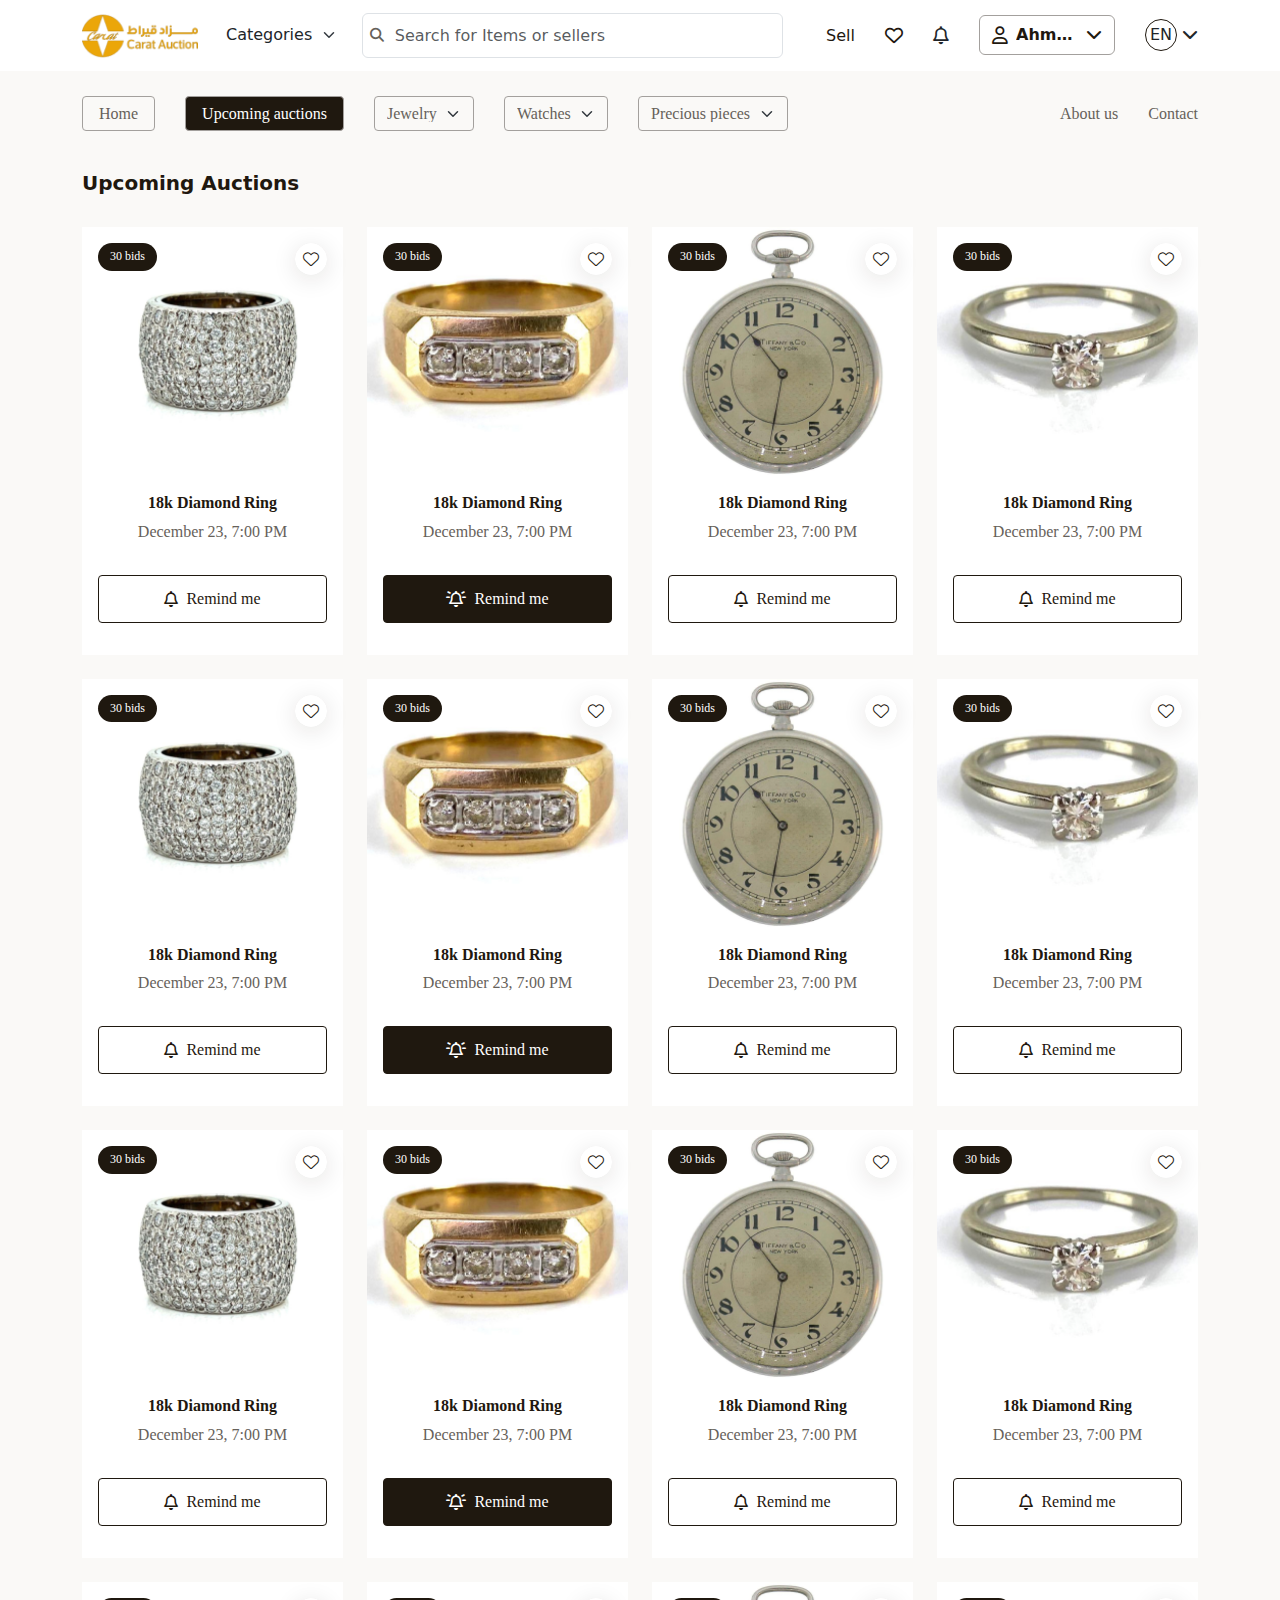
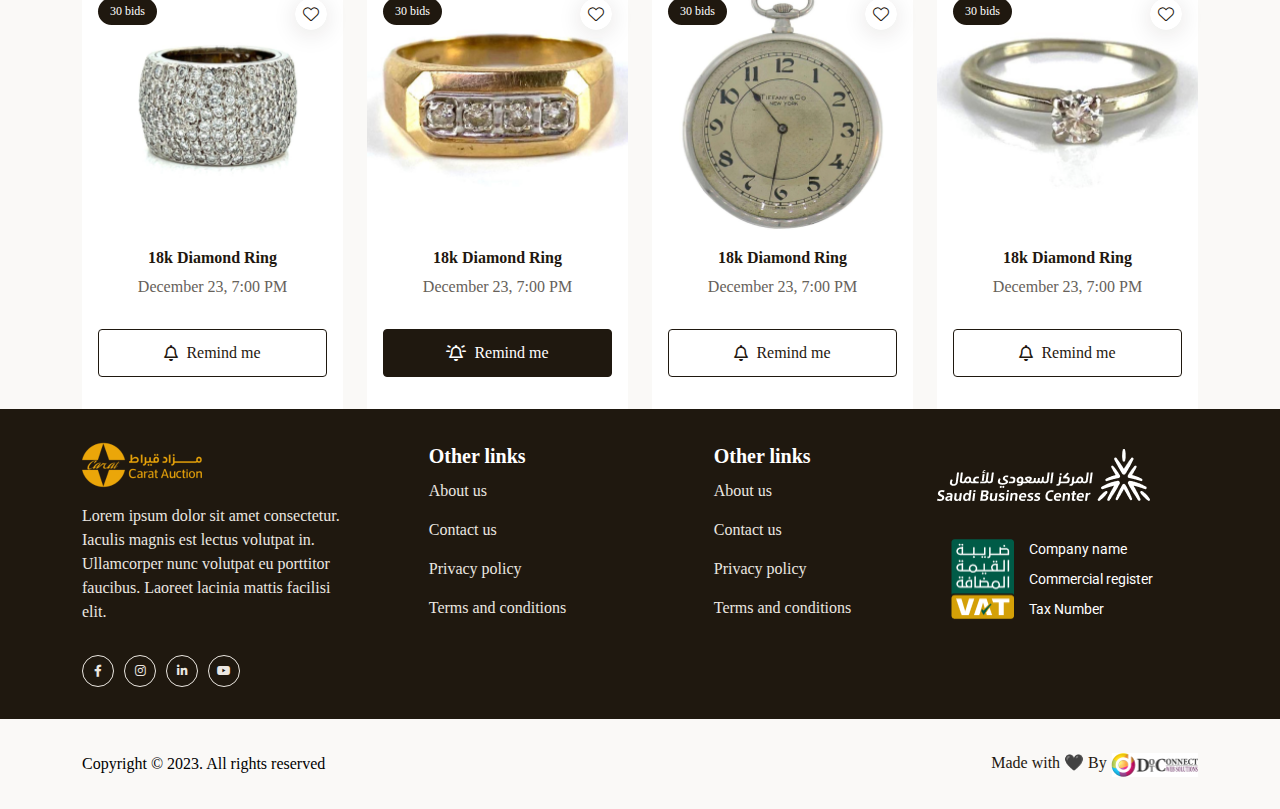
<file: Upcoming-Auctions.html>
<!DOCTYPE html>
<html>

<head>

  <meta name="description"
    content="A website that sells all products, such as washing machines, refrigerators, computer screens, and mobile phones" />
  <meta name="keywords" content="ecommerce, shopping" />
  <meta name="author" content="Wazin" />
  <meta http-equiv="content-Type" content="text/html;charset=UTF-8" />
  <meta name="viewport" content="width=device-width, initial-scale=1.0" />
  <title>Wazin</title>
  <meta name="apple-mobile-web-app-status-bar-style" content="default" />
  <link rel="icon" href="images/test/hover-image-01.webp" type="" />

  <!-- ================================================== -->
  <!-- bootstrap -->
  <link rel="stylesheet" href="css/bootstrap.min.css" />

  <!-- ================================================== -->

  <!-- fontawesome -->
  <link rel="stylesheet" href="css/all.min.css" />

  <!-- ================================================== -->
  <link rel="stylesheet" href="css/swiper-bundle.min.css" />


  <!-- Link Swiper's CSS -->
  <link rel="stylesheet" href="css/owl.carousel.min.css" />
  <link rel="stylesheet" href="css/owl.theme.default.min.css" />
  <!-- ================================================== -->
  <!-- style css en & ar -->

  <!-- the compressed, production -->
  <link rel="stylesheet" href="css/style-en.css" />
  <!-- <link rel="stylesheet" href="css/style-ar.css" /> -->


  <!-- ================================================== -->

  <style>
    :root {
      /* --mainColor: #5d1be0; */
    }
  </style>
  <!-- ================================================== -->
</head>

<body>

  <!-- ================================================== -->
  <!-- navbar -->
  <nav class="">
    <div class="box-nav ">
      <div class="container">

        <div class="box-items-nav">
          <div class="d-flex gap-3 w-100">
            <div class="box-logo-nav">
              <a href="index.html">
                <img src="images/test/logo-nav.png" alt="" />
              </a>
            </div>

            <div class="d-flex align-items-center justify-content-center w-100">
              <div class="box-Categories-nav box-Categories-nav-1">
                <select class="form-select select-Categories" aria-label="Default select example">
                  <option selected>Categories</option>
                  <option value="1">One</option>
                  <option value="2">Two</option>
                  <option value="3">Three</option>
                </select>
              </div>
              <div class="box-Search-nav">
                <input type="text" class="form-control Search-nav" placeholder="Search for Items or sellers">
                <div class="icon-Search-nav"><i class="fa-solid fa-magnifying-glass"></i></div>
              </div>
            </div>
          </div>

          <div class="box-list-link-nav-1">
            <ul class="box-lists-ul">

              <li class="item-link Favorite">
                <a href="index.html"></a>
              </li>

              <li class="item-link">
                <a href="index.html">Sell</a>
              </li>


              <li class="item-link">
                <button type="button" data-bs-toggle="offcanvas" data-bs-target="#offcanvasNavbarHeart"
                  aria-controls="offcanvasNavbarHeart" aria-label="Toggle navigation" class="btn btn-heart">
                  <i class="fa-regular fa-heart"></i>
                  <div class="item-count hide item-count-nav"><span class=""></span></div>
                </button>
              </li>

              <li class="item-link">
                <div class="box-Notices"><i class="fa-regular fa-bell"></i></div>
              </li>





              <!-- ------------------------------------------------------- -->

              <!-- <li class="item-link">
                <div class="box-Categories-nav box-Categories-nav-2">
                  <select class="form-select select-Categories" aria-label="Default select example">
                    <option selected>Categories</option>
                    <option value="1">One</option>
                    <option value="2">Two</option>
                    <option value="3">Three</option>
                  </select>
                </div>
              </li> -->

              <!-- ------------------------------------------------------- -->
              <!-- Sign in / Sign up -->
              <!-- <li class="item-link btn-buy-now box-button-Login-pc">
                <button type="button" data-bs-toggle="modal" data-bs-target="#logInModal" class="btn btn-Login">Sign in
                  / Sign up</button>
              </li> -->
              <!-- ------------------------------------------------------- -->

              <!-- ------------------------------------------------------- -->
              <!-- userName -->
              <li class="item-link">
                <div class="dropdown box-dropdown-userName">
                  <button class="btn btn-dropdown-userName" type="button" data-bs-toggle="dropdown"
                    aria-expanded="false">
                    <span class="icon-userName"><i class="fa-regular fa-user"></i></span>
                    <span class="userName">
                      Ahmed
                    </span>
                    <span><i class="fa-solid fa-chevron-down"></i></span>
                  </button>
                  <ul class="dropdown-menu">
                    <li><a class="dropdown-item active" href="#"><span><i
                            class="fa-light fa-basket-shopping"></i></span> Orders</a></li>
                    <li><a class="dropdown-item" href="#"><span><i class="fa-light fa-gear"></i></span> Settings </a>
                    </li>
                    <li><a class="dropdown-item" href="#"> <span><i
                            class="fa-light fa-arrow-right-from-bracket"></i></span> Sign out</a></li>
                  </ul>
                </div>
              </li>
              <!-- ------------------------------------------------------- -->

              <!-- ------------------------------------------------------- -->
              <!-- language -->
              <li class="item-link">
                <div class="dropdown box-language-dropdown">
                  <button class="btn btn-dropdown-language" type="button" data-bs-toggle="dropdown"
                    aria-expanded="false">
                    <span class="text-language">EN</span>
                    <span class="icon-language"><i class="fa-solid fa-chevron-down"></i></span>
                  </button>
                  <ul class="dropdown-menu">
                    <li><a class="dropdown-item" href="#">EN</a></li>
                    <li><a class="dropdown-item" href="#">AR</a></li>
                  </ul>
                </div>
              </li>
              <!-- ------------------------------------------------------- -->

              <!-- ------------------------------------------------------- -->
              <li class="item-link btn-buy-now box-Search-nav-mo">
                <div class="Search-nav-mo">
                  <input type="text" class="form-control Search-nav" placeholder="Search for Items or sellers">
                  <div class="icon-Search-nav"><i class="fa-solid fa-magnifying-glass"></i></div>
                </div>
              </li>
            </ul>
          </div>
          <div class="box-menu">
            <div id="nav-icon2">
              <span></span>
              <span></span>
              <span></span>
              <span></span>
              <span></span>
              <span></span>
            </div>
          </div>
        </div>
      </div>
    </div>
  </nav>
  <!-- ================================================== -->

  <!-- ================================================================================================================= -->
  <!-- Log In Modal-->
  <section>
    <div class="box-Modal-LogIn">
      <div class="modal fade" id="logInModal" tabindex="-1" aria-labelledby="exampleModalLabel" aria-hidden="true">
        <div class="modal-dialog modal-dialog-centered modal-dialog-LogIn">
          <div class="modal-content">
            <div class="modal-body">
              <!-- phone -->
              <div class="box-phone-login">

                <div class="d-flex flex-column gap-4">

                  <div class="d-flex align-items-center justify-content-between">
                    <span>Sign in or create an account</span>
                    <div class="box-close-modal">
                      <button type="button" class="btn-close" data-bs-dismiss="modal" aria-label="Close"></button>
                    </div>
                  </div>
                  <h3>Welcome back!</h3>
                  <form action="">
                    <label for="input-phone" class="form-label label-phone">Phone number</label>
                    <input type="tel" class="form-control input-phone" id="input-phone" placeholder="">
                    <button type="button" class="btn btn-LogIn-Modal" id="btnLogIn">Sign in</button>
                  </form>

                </div>
              </div>
              <!-- otp -->
              <div class="box-otp-login">

                <div class="row align-items-center">

                  <div class="col-xxl-12 col-xl-12 col-lg-12 col-md-12 col-sm-12">
                    <div class="d-flex align-items-center justify-content-between">
                      <div class="box-back-Phone-code">
                        <button class="btn btn-back-Phone"> <i class="fa-solid fa-arrow-left"></i></button>
                        <span>Verification code</span>
                      </div>
                      <div class="box-close-modal">
                        <button type="button" class="btn-close" data-bs-dismiss="modal" aria-label="Close"></button>
                      </div>
                    </div>


                    <form action="">
                      <p>Enter the code that sent to</p>
                      <div class="phone-in-otp">+966 597 556 153</div>

                      <input type="tel" class="form-control input-phone" id="input-phone" placeholder="">
                      <div class="d-flex align-items-center justify-content-center flex-column">

                        <button class="btn btn-Continue-OTP">Continue</button>
                        <button class="btn btn-Resend-OTP">Resend code</button>
                      </div>
                    </form>
                  </div>
                </div>
              </div>
            </div>
          </div>
        </div>
      </div>
    </div>
  </section>
  <!-- ================================================================================================================= -->

  <!-- ===================================================================================================== -->
  <!-- Favorite -->
  <aside>
    <div class="offcanvas box-aside-heart offcanvas-end" tabindex="-1" id="offcanvasNavbarHeart"
      aria-labelledby="offcanvasNavbarHeartLabel">
      <div class="offcanvas-header">
        <h2 class="offcanvas-title" id="offcanvasNavbarHeartLabel">
          Favorite
        </h2>
        <button type="button" class="btn-close-cart btn" data-bs-dismiss="offcanvas" aria-label="Close">
          close
        </button>
      </div>
      <hr />
      <div class="offcanvas-body offcanvas-body-Favorites">


        <!-- ========================================== -->
        <!-- TODO:dynamic product id -->
        <!-- code php -->

        <div class="box-all-item-heart">
          <!-- <div class="box-aside-cart-img-Quantity-trash-border ">
            <div class="box-aside-cart-img-Quantity-trash">
  
              <div class="d-flex gap-2 align-items-center">
                <div class="box-img-aside-heart">
                  <img src="images/test/Categories-1.png" alt="">
                </div>
                <div>
                  <h3>18k Diamond Ring</h3>
                </div>
              </div>
              <div>
                <button class="btn btn-delete">
                  <i class="fa-solid fa-trash"></i>
                </button>
              </div>
            </div>
          </div>
          <div class="box-aside-cart-img-Quantity-trash-border ">
            <div class="box-aside-cart-img-Quantity-trash">
  
              <div class="d-flex gap-2 align-items-center">
                <div class="box-img-aside-heart">
                  <img src="images/test/Categories-1.png" alt="">
                </div>
                <div>
                  <h3>18k Diamond Ring</h3>
                </div>
              </div>
              <div>
                <button class="btn btn-delete">
                  <i class="fa-solid fa-trash"></i>
                </button>
              </div>
            </div>
          </div> -->
        </div>
        <!-- ============================================ -->
      </div>
    </div>
  </aside>
  <!-- ===================================================================================================== -->

  <!-- ================================================== -->
  <!-- nav-2 -->
  <nav>
    <div class="container box-pc-mo-nav-2">
      <div class="nav-pc">
        <div class="box-all-item-1-2">
          <div class="box-item-1-nav-2 py-3">
            <div class="item-link-nav-2">
              <a class="link-nav-2-home-Upcoming link-nav-2" href="index.html">Home</a>
            </div>

            <div class="box-Upcoming-auctions">
              <a href="Upcoming-Auctions.html" class="link-nav-2-home-Upcoming active-nav-2 link-nav-2">Upcoming
                auctions</a>
            </div>
            <div>
              <select class="form-select select-nav-2" aria-label="Default select example">
                <option selected>Jewelry</option>
                <option value="1">One</option>
                <option value="2">Two</option>
                <option value="3">Three</option>
              </select>
            </div>
            <div>
              <select class="form-select select-nav-2" aria-label="Default select example">
                <option selected>Watches</option>
                <option value="1">One</option>
                <option value="2">Two</option>
                <option value="3">Three</option>
              </select>
            </div>
            <div>
              <select class="form-select select-nav-2" aria-label="Default select example">
                <option selected>Precious pieces</option>
                <option value="1">One</option>
                <option value="2">Two</option>
                <option value="3">Three</option>
              </select>
            </div>
          </div>

          <div class=" box-item-2-nav-2">
            <div>
              <div class="item-link-nav-2">
                <a class="link-nav-2" href="">About us</a>
              </div>
            </div>
            <div>
              <div class="item-link-nav-2">
                <a class="link-nav-2" href="">Contact</a>
              </div>
            </div>
          </div>
        </div>
      </div>

      <div class="nav-mo">
        <div class="box-all-item-1-2 ">
          <div class="d-flex justify-content-between align-items-center my-3">
            <div class="box-item-1-nav-2">
              <div class="item-link-nav-2">
                <a class="link-nav-2" href="">Home</a>
              </div>

              <div>
                <div class="item-link-nav-2">
                  <a class="link-nav-2" href="">About us</a>
                </div>
              </div>
              <div>
                <div class="item-link-nav-2">
                  <a class="link-nav-2" href="">Contact</a>
                </div>
              </div>
            </div>
            <div class="d-flex gap-3 align-items-center">
              <div class="box-Upcoming-auctions">
                <a href="Upcoming-Auctions.html" class="link-nav-2-home-Upcoming active-nav-2 link-nav-2">Upcoming
                  auctions</a>
              </div>
              <div class="item-link btn-buy-now box-button-Login-mo">
                <button type="button" data-bs-toggle="modal" data-bs-target="#logInModal" class="btn btn-Login"><i
                    class="fa-solid fa-user"></i></button>
              </div>
            </div>
          </div>

          <div class=" box-item-2-nav-2  mb-3">
            <div>
              <select class="form-select select-nav-2" aria-label="Default select example">
                <option selected>Jewelry</option>
                <option value="1">One</option>
                <option value="2">Two</option>
                <option value="3">Three</option>
              </select>
            </div>
            <div>
              <select class="form-select select-nav-2" aria-label="Default select example">
                <option selected>Watches</option>
                <option value="1">One</option>
                <option value="2">Two</option>
                <option value="3">Three</option>
              </select>
            </div>
            <div>
              <select class="form-select select-nav-2" aria-label="Default select example">
                <option selected>Precious pieces</option>
                <option value="1">One</option>
                <option value="2">Two</option>
                <option value="3">Three</option>
              </select>
            </div>
          </div>
        </div>
      </div>
    </div>
  </nav>
  <!-- ================================================== -->

  <section>
    <div class="box-Upcoming-Auctions-section">
      <div class="container">
        <h1>Upcoming Auctions</h1>
        <div class="row g-4">
          <div class="col-xxl-3 col-xl-3 col-lg-4 col-md-6 col-sm-12">
            <div class="item-data" data-product-id="49">
              <div class="product-item pb-3">
                <a href="Product-Details.html">
                  <div class="img-product img-data">
                    <img src="images/test/Rectangle1.png" alt="">
                  </div>
                </a>
                <div class="product-item-text">
                  <div>
                    <div class="bids">30 bids</div>
                  </div>
                  <div>
                    <button class="product-Favorite btn-Favorite-data"></button>

                  </div>
                  <h3 class="text-center titel-product">18k Diamond Ring</h3>
                  <p>December 23, 7:00 PM</p>
                  <div class="box-btn-Buy-now text-center">
                    <button class="btn btn-Remind-me"><span></span>Remind me</button>
                  </div>
                </div>
              </div>
            </div>
          </div>

          <div class="col-xxl-3 col-xl-3 col-lg-4 col-md-6 col-sm-12">
            <div class="item-data" data-product-id="50">
              <div class="product-item pb-3">
                <a href="Product-Details.html">
                  <div class="img-product img-data">
                    <img src="images/test/Rectangle2.png" alt="">
                  </div>
                </a>

                <div class="product-item-text">
                  <div>
                    <div class="bids">30 bids</div>
                  </div>
                  <div>
                    <button class="product-Favorite btn-Favorite-data"></button>

                  </div>
                  <h3 class="text-center titel-product">18k Diamond Ring</h3>
                  <p>December 23, 7:00 PM</p>
                  <div class="box-btn-Buy-now text-center">
                    <button class="btn btn-Remind-me active-Remind"><span></span>Remind me</button>
                  </div>
                </div>
              </div>
            </div>
          </div>

          <div class="col-xxl-3 col-xl-3 col-lg-4 col-md-6 col-sm-12">
            <div class="item-data" data-product-id="51">
              <div class="product-item pb-3">
                <a href="Product-Details.html">
                  <div class="img-product img-data">
                    <img src="images/test/Rectangle3.png" alt="">
                  </div>
                </a>

                <div class="product-item-text">
                  <div>
                    <div class="bids">30 bids</div>
                  </div>
                  <div>
                    <button class="product-Favorite btn-Favorite-data"></button>

                  </div>
                  <h3 class="text-center titel-product">18k Diamond Ring</h3>
                  <p>December 23, 7:00 PM</p>
                  <div class="box-btn-Buy-now text-center">
                    <button class="btn btn-Remind-me"><span></span>Remind me</button>
                  </div>
                </div>
              </div>
            </div>
          </div>

          <div class="col-xxl-3 col-xl-3 col-lg-4 col-md-6 col-sm-12">
            <div class="item-data" data-product-id="52">
              <div class="product-item pb-3">
                <a href="Product-Details.html">
                  <div class="img-product img-data">
                    <img src="images/test/Rectangle4.png" alt="">
                  </div>
                </a>
                <div class="product-item-text">
                  <div>
                    <div class="bids">30 bids</div>
                  </div>
                  <div>
                    <button class="product-Favorite btn-Favorite-data"></button>

                  </div>
                  <h3 class="text-center titel-product">18k Diamond Ring</h3>
                  <p>December 23, 7:00 PM</p>
                  <div class="box-btn-Buy-now text-center">
                    <button class="btn btn-Remind-me"><span></span>Remind me</button>
                  </div>
                </div>
              </div>
            </div>
          </div>

          <div class="col-xxl-3 col-xl-3 col-lg-4 col-md-6 col-sm-12">
            <div class="item-data" data-product-id="53">
              <div class="product-item pb-3">
                <a href="Product-Details.html">
                  <div class="img-product img-data">
                    <img src="images/test/Rectangle1.png" alt="">
                  </div>
                </a>
                <div class="product-item-text">
                  <div>
                    <div class="bids">30 bids</div>
                  </div>
                  <div>
                    <button class="product-Favorite btn-Favorite-data"></button>

                  </div>
                  <h3 class="text-center titel-product">18k Diamond Ring</h3>
                  <p>December 23, 7:00 PM</p>
                  <div class="box-btn-Buy-now text-center">
                    <button class="btn btn-Remind-me"><span></span>Remind me</button>
                  </div>
                </div>
              </div>
            </div>
          </div>

          <div class="col-xxl-3 col-xl-3 col-lg-4 col-md-6 col-sm-12">
            <div class="item-data" data-product-id="54">
              <div class="product-item pb-3">
                <a href="Product-Details.html">
                  <div class="img-product img-data">
                    <img src="images/test/Rectangle2.png" alt="">
                  </div>
                </a>

                <div class="product-item-text">
                  <div>
                    <div class="bids">30 bids</div>
                  </div>
                  <div>
                    <button class="product-Favorite btn-Favorite-data"></button>

                  </div>
                  <h3 class="text-center titel-product">18k Diamond Ring</h3>
                  <p>December 23, 7:00 PM</p>
                  <div class="box-btn-Buy-now text-center">
                    <button class="btn btn-Remind-me active-Remind"><span></span>Remind me</button>
                  </div>
                </div>
              </div>
            </div>
          </div>

          <div class="col-xxl-3 col-xl-3 col-lg-4 col-md-6 col-sm-12">
            <div class="item-data" data-product-id="55">
              <div class="product-item pb-3">
                <a href="Product-Details.html">
                  <div class="img-product img-data">
                    <img src="images/test/Rectangle3.png" alt="">
                  </div>
                </a>

                <div class="product-item-text">
                  <div>
                    <div class="bids">30 bids</div>
                  </div>
                  <div>
                    <button class="product-Favorite btn-Favorite-data"></button>

                  </div>
                  <h3 class="text-center titel-product">18k Diamond Ring</h3>
                  <p>December 23, 7:00 PM</p>
                  <div class="box-btn-Buy-now text-center">
                    <button class="btn btn-Remind-me"><span></span>Remind me</button>
                  </div>
                </div>
              </div>
            </div>
          </div>

          <div class="col-xxl-3 col-xl-3 col-lg-4 col-md-6 col-sm-12">
            <div class="item-data" data-product-id="56">
              <div class="product-item pb-3">
                <a href="Product-Details.html">
                  <div class="img-product img-data">
                    <img src="images/test/Rectangle4.png" alt="">
                  </div>
                </a>
                <div class="product-item-text">
                  <div>
                    <div class="bids">30 bids</div>
                  </div>
                  <div>
                    <button class="product-Favorite btn-Favorite-data"></button>

                  </div>
                  <h3 class="text-center titel-product">18k Diamond Ring</h3>
                  <p>December 23, 7:00 PM</p>
                  <div class="box-btn-Buy-now text-center">
                    <button class="btn btn-Remind-me"><span></span>Remind me</button>
                  </div>
                </div>
              </div>
            </div>
          </div>

          <div class="col-xxl-3 col-xl-3 col-lg-4 col-md-6 col-sm-12">
            <div class="item-data" data-product-id="57">
              <div class="product-item pb-3">
                <a href="Product-Details.html">
                  <div class="img-product img-data">
                    <img src="images/test/Rectangle1.png" alt="">
                  </div>
                </a>
                <div class="product-item-text">
                  <div>
                    <div class="bids">30 bids</div>
                  </div>
                  <div>
                    <button class="product-Favorite btn-Favorite-data"></button>

                  </div>
                  <h3 class="text-center titel-product">18k Diamond Ring</h3>
                  <p>December 23, 7:00 PM</p>
                  <div class="box-btn-Buy-now text-center">
                    <button class="btn btn-Remind-me"><span></span>Remind me</button>
                  </div>
                </div>
              </div>
            </div>
          </div>

          <div class="col-xxl-3 col-xl-3 col-lg-4 col-md-6 col-sm-12">
            <div class="item-data" data-product-id="58">
              <div class="product-item pb-3">
                <a href="Product-Details.html">
                  <div class="img-product img-data">
                    <img src="images/test/Rectangle2.png" alt="">
                  </div>
                </a>

                <div class="product-item-text">
                  <div>
                    <div class="bids">30 bids</div>
                  </div>
                  <div>
                    <button class="product-Favorite btn-Favorite-data"></button>

                  </div>
                  <h3 class="text-center titel-product">18k Diamond Ring</h3>
                  <p>December 23, 7:00 PM</p>
                  <div class="box-btn-Buy-now text-center">
                    <button class="btn btn-Remind-me active-Remind"><span></span>Remind me</button>
                  </div>
                </div>
              </div>
            </div>
          </div>

          <div class="col-xxl-3 col-xl-3 col-lg-4 col-md-6 col-sm-12">
            <div class="item-data" data-product-id="59">
              <div class="product-item pb-3">
                <a href="Product-Details.html">
                  <div class="img-product img-data">
                    <img src="images/test/Rectangle3.png" alt="">
                  </div>
                </a>

                <div class="product-item-text">
                  <div>
                    <div class="bids">30 bids</div>
                  </div>
                  <div>
                    <button class="product-Favorite btn-Favorite-data"></button>

                  </div>
                  <h3 class="text-center titel-product">18k Diamond Ring</h3>
                  <p>December 23, 7:00 PM</p>
                  <div class="box-btn-Buy-now text-center">
                    <button class="btn btn-Remind-me"><span></span>Remind me</button>
                  </div>
                </div>
              </div>
            </div>
          </div>

          <div class="col-xxl-3 col-xl-3 col-lg-4 col-md-6 col-sm-12">
            <div class="item-data" data-product-id="60">
              <div class="product-item pb-3">
                <a href="Product-Details.html">
                  <div class="img-product img-data">
                    <img src="images/test/Rectangle4.png" alt="">
                  </div>
                </a>
                <div class="product-item-text">
                  <div>
                    <div class="bids">30 bids</div>
                  </div>
                  <div>
                    <button class="product-Favorite btn-Favorite-data"></button>

                  </div>
                  <h3 class="text-center titel-product">18k Diamond Ring</h3>
                  <p>December 23, 7:00 PM</p>
                  <div class="box-btn-Buy-now text-center">
                    <button class="btn btn-Remind-me"><span></span>Remind me</button>
                  </div>
                </div>
              </div>
            </div>
          </div>

          <div class="col-xxl-3 col-xl-3 col-lg-4 col-md-6 col-sm-12">
            <div class="item-data" data-product-id="61">
              <div class="product-item pb-3">
                <a href="Product-Details.html">
                  <div class="img-product img-data">
                    <img src="images/test/Rectangle1.png" alt="">
                  </div>
                </a>
                <div class="product-item-text">
                  <div>
                    <div class="bids">30 bids</div>
                  </div>
                  <div>
                    <button class="product-Favorite btn-Favorite-data"></button>

                  </div>
                  <h3 class="text-center titel-product">18k Diamond Ring</h3>
                  <p>December 23, 7:00 PM</p>
                  <div class="box-btn-Buy-now text-center">
                    <button class="btn btn-Remind-me"><span></span>Remind me</button>
                  </div>
                </div>
              </div>
            </div>
          </div>

          <div class="col-xxl-3 col-xl-3 col-lg-4 col-md-6 col-sm-12">
            <div class="item-data" data-product-id="62">
              <div class="product-item pb-3">
                <a href="Product-Details.html">
                  <div class="img-product img-data">
                    <img src="images/test/Rectangle2.png" alt="">
                  </div>
                </a>

                <div class="product-item-text">
                  <div>
                    <div class="bids">30 bids</div>
                  </div>
                  <div>
                    <button class="product-Favorite btn-Favorite-data"></button>

                  </div>
                  <h3 class="text-center titel-product">18k Diamond Ring</h3>
                  <p>December 23, 7:00 PM</p>
                  <div class="box-btn-Buy-now text-center">
                    <button class="btn btn-Remind-me active-Remind"><span></span>Remind me</button>
                  </div>
                </div>
              </div>
            </div>
          </div>

          <div class="col-xxl-3 col-xl-3 col-lg-4 col-md-6 col-sm-12">
            <div class="item-data" data-product-id="63">
              <div class="product-item pb-3">
                <a href="Product-Details.html">
                  <div class="img-product img-data">
                    <img src="images/test/Rectangle3.png" alt="">
                  </div>
                </a>

                <div class="product-item-text">
                  <div>
                    <div class="bids">30 bids</div>
                  </div>
                  <div>
                    <button class="product-Favorite btn-Favorite-data"></button>

                  </div>
                  <h3 class="text-center titel-product">18k Diamond Ring</h3>
                  <p>December 23, 7:00 PM</p>
                  <div class="box-btn-Buy-now text-center">
                    <button class="btn btn-Remind-me"><span></span>Remind me</button>
                  </div>
                </div>
              </div>
            </div>
          </div>

          <div class="col-xxl-3 col-xl-3 col-lg-4 col-md-6 col-sm-12">
            <div class="item-data" data-product-id="64">
              <div class="product-item pb-3">
                <a href="Product-Details.html">
                  <div class="img-product img-data">
                    <img src="images/test/Rectangle4.png" alt="">
                  </div>
                </a>
                <div class="product-item-text">
                  <div>
                    <div class="bids">30 bids</div>
                  </div>
                  <div>
                    <button class="product-Favorite btn-Favorite-data"></button>

                  </div>
                  <h3 class="text-center titel-product">18k Diamond Ring</h3>
                  <p>December 23, 7:00 PM</p>
                  <div class="box-btn-Buy-now text-center">
                    <button class="btn btn-Remind-me"><span></span>Remind me</button>
                  </div>
                </div>
              </div>
            </div>
          </div>
        </div>
      </div>
    </div>
    </div>
  </section>


  <!-- ================================================== -->
  <!-- footer -->
  <footer>
    <div class="box-footer">
      <div class="container">
        <div class="row justify-content-center">
          <div class="col-xl-3 col-lg-3 col-md-12 col-sm-12">
            <div class="box-footer-item">
              <div class="box-img-logo-footer">
                <img src="images/test/logo-footer.png" alt="">
              </div>
              <p>Lorem ipsum dolor sit amet consectetur. Iaculis magnis est lectus volutpat in. Ullamcorper nunc
                volutpat
                eu porttitor faucibus. Laoreet lacinia mattis facilisi elit.</p>

              <div class="box-social-media">
                <ul>
                  <li><a href="#"><i class="fa-brands fa-facebook-f"></i></a></li>
                  <li><a href="#"><i class="fa-brands fa-instagram"></i></a></li>
                  <li><a href="#"><i class="fa-brands fa-linkedin-in"></i></a></li>
                  <li><a href="#"><i class="fa-brands fa-youtube"></i></a></li>
                </ul>
              </div>
            </div>
          </div>
          <div class="col-xl-3 col-lg-3 col-md-12 col-sm-12 box-footer-item-2-3-all">
            <div class="box-footer-item-2-3">
              <h3>Other links</h3>
              <div class="box-item-link-footer">
                <ul>
                  <li><a href="">About us</a></li>
                  <li><a href="">Contact us</a></li>
                  <li><a href="">Privacy policy</a></li>
                  <li><a href="">Terms and conditions</a></li>
                </ul>
              </div>
            </div>
          </div>
          <div class="col-xl-3 col-lg-3 col-md-12 col-sm-12 box-footer-item-2-3-all">
            <div class="box-footer-item-2-3">
              <h3>Other links</h3>
              <div class="box-item-link-footer">
                <ul>
                  <li><a href="">About us</a></li>
                  <li><a href="">Contact us</a></li>
                  <li><a href="">Privacy policy</a></li>
                  <li><a href="">Terms and conditions</a></li>
                </ul>
              </div>
            </div>
          </div>
          <div class="col-xl-3 col-lg-3 col-md-12 col-sm-12">
            <div class="box-img-sudi-business">
              <img src="images/test/sudi-business.png" alt="">
            </div>
            <div class="box-VAT">
              <div class="box-img-VAT">
                <img src="images/test/avt.png" alt="">
              </div>
              <div class="box-text-VAt">
                <ul>
                  <li>Company name</li>
                  <li>Commercial register</li>
                  <li>Tax Number</li>
                </ul>
              </div>
            </div>
          </div>
        </div>
      </div>
    </div>

    <div class="container">
      <div class="box-Copyright-Made-with">
        <div class="box-Copyright">
          <p>Copyright © 2023. All rights reserved</p>
        </div>
        <div class="box-Made-with">
          <p>Made with 🖤 By <span><img src="images/test/dotconnect logo1 1.png" alt=""></span></p>
        </div>
      </div>
    </div>

  </footer>
  <!-- ================================================== -->

  <!-- ================================================== -->
  <!-- js -->
  <script src="js/code.jquery.com_jquery-3.7.1.min.js"></script>
  <script src="js/bootstrap.bundle.min.js"></script>

  <!-- owl carousel JS -->
  <script src="js/owl.carousel.min.js"></script>

  <!-- Swiper JS -->
  <script src="js/swiper-bundle.min.js"></script>

  <script src="js/main-en.js"></script>
  <!-- <script src="js/main-ar.js"></script> -->
  <!-- ===================================================================================================== -->
</body>

</html>
</file>
<file: css/style-en.css>
@import url("https://fonts.googleapis.com/css2?family=Rubik:wght@300;400;500;600;700;800;900&display=swap");
@import url("https://fonts.googleapis.com/css2?family=Roboto:wght@100;300;400;500;700;900&display=swap");

html {
  /* font-family: "Rubik", sans-serif; */
}

body {
  /* font-family: "Montserrat", Sans-serif; */
  /* background-color: #ededed; */
  /* height: 4000px; */
  /* font-family: "Rubik", sans-serif; */
  background: var(--Lightest-color, #faf9f7);
}

body {
  overflow-x: hidden;
}

* {
  margin: 0;
  padding: 0;
}

:root {
  /* --mainColor: #5d1be0; */
}

ul {
  list-style: none;
  margin: 0;
  padding: 0;
}

a {
  text-decoration: none;

  /* background-color: var(--mainColor); */
}

img {
  width: 100%;
}

/* ================================================== */
/* navbar */
.box-nav {
  background-color: transparent;
  position: fixed;
  width: 100%;
  transition: all 1s;
  /* border-bottom: 1px solid var(--demo-1-light, #e4e1eb); */
  background: var(--White, #fff);
  z-index: 5;
}

.box-items-nav {
  display: flex;
  align-items: center;
  justify-content: space-between;
  padding-top: 0.8rem;
  padding-bottom: 0.8rem;
  transition: all 0.5s;
}

.box-logo-nav {
  width: 116px;
  height: 40px;
  flex-shrink: 0;
}

.box-logo-nav img {
  width: 100%;
}

.box-list-link-nav-1 .box-lists-ul {
  display: flex;
  align-items: center;
  gap: 30px;
}

.item-link {
  display: flex;
  align-items: center;
  transition: all 0.3s;
}

.item-link a {
  color: var(--Darkest-color, #1f180f);
  font-size: 16px;
  font-style: normal;
  font-weight: 500;
  line-height: normal;
}

.btn-buy-now .btn-Login {
  color: #fff;
  text-transform: none;
  display: flex;
  padding: 18px, 32px, 18px, 32px;
  justify-content: center;
  align-items: center;
  gap: 8px;
  border-radius: 4px;
  background: linear-gradient(265deg, #cbbc33 0%, #cb8933 100%);
  box-shadow: 0px 8px 24px 0px rgba(203, 137, 51, 0.24);
  width: 182px;
  height: 52px;
}

.btn-buy-now .btn-Login:focus {
  color: #fff;
  text-transform: none;
  display: flex;
  /* padding: 16px 32px; */
  justify-content: center;
  align-items: center;
  gap: 8px;
  border-radius: 4px;
  background: linear-gradient(265deg, #cbbc33 0%, #cb8933 100%);
  box-shadow: 0px 8px 24px 0px rgba(203, 137, 51, 0.24);
}

.item-link:hover a {
  /* color: var(--mainColor); */
}

.item-link:hover .btn-COLLECTIONS {
  color: var(--mainColor);
}

.btn-buy-now a:hover {
  color: #fff;
}

.border-Mid {
  transform: translate(-50%);
  background-color: #000;
  width: 16px;
  height: 2px;
  opacity: 1;
  transform: translate(0px);
  transition: transform 1.5s, opacity 1s;
}

.item-link:hover .border-Mid {
  transform: translate(-200px);
  opacity: 0;

  background-color: var(--mainColor);
}

.active-nav a {
  color: var(--mainColor);
}

.box-list-link-nav-2 .box-lists-ul {
  display: flex;
  align-items: center;
  gap: 15px;
  padding: 0;
  margin: 0;
}

.box-items-nav .box-list-link-nav-2 .box-lists-ul li a {
  color: #000;
  font-size: 12px;
  font-weight: 600;
  text-transform: uppercase;
  line-height: 14px;
  letter-spacing: 1px;
  transition: all 0.3s;
}

.box-items-nav .box-list-link-nav-2 .box-lists-ul li a:hover {
  color: var(--mainColor);
}

.box-list-link-nav-3 .box-lists-ul {
  display: flex;
  align-items: center;
  gap: 15px;
  padding: 0;
  margin: 0;
}

.box-items-nav-3 .box-list-link-nav .box-lists-ul li a {
  color: #000;
  font-size: 12px;
  font-weight: 600;
  text-transform: uppercase;
  line-height: 14px;
  letter-spacing: 1px;
}

.box-list-link-nav-3 {
  display: none;
}

.box-menu {
  display: none;
}

.box-list-link-nav-1 {
  display: block;
}

.box-list-link-nav-2 {
  display: block;
}

.btn-cart-nav {
  /* font-size: 1.4rem; */
  padding: 0;
  margin: 0;
}

.btn-cart-nav:focus {
  border: none;
}

.btn-COLLECTIONS {
  color: #000;
  font-size: 12px;
  font-weight: 600;
  text-transform: uppercase;
  line-height: 14px;
  letter-spacing: 1px;
  padding: 0;
  margin: 0;
}

.btn-COLLECTIONS:focus {
  border: none;
}

.icon-arrow i {
  transition: all 0.5s;
}

.box-btn-COLLECTIONS-tap:hover .icon-arrow i {
  transform: rotate(180deg);
}

.box-btn-COLLECTIONS-tap {
  /* position: relative; */
}

.box-tap-nav {
  position: absolute;
  background-color: transparent;
  min-width: 100%;
  left: 0;
  top: 2.5rem;
  padding: 1rem;
  opacity: 0;
  display: none;
  transition: all 0.5s;
}

.box-tap-nav-2 {
  background-color: #fff;
  padding: 2rem 1rem;
}

.box-btn-COLLECTIONS-tap:hover .box-tap-nav {
  opacity: 1;
  display: block;
}

.box-pc-mo-nav-2 {
  /* margin-top: 3rem; */
  padding-top: 5rem;
}

.box-button-Login-mo {
  display: none;
}

/* -------------------------------------------------- */

/* Icon 1 */

#nav-icon2 {
  width: 35px;
  height: 25px;
  /* position: relative; */
  /* margin: 50px auto; */
  transform: rotate(0deg);
  transition: 0.5s ease-in-out;
  cursor: pointer;
  /* background-color: #ef5858; */
}

#nav-icon2 span {
  display: block;
  position: absolute;
  height: 4px;
  width: 50%;
  background: #000000;
  opacity: 1;
  transform: rotate(0deg);
  transition: 0.25s ease-in-out;
}

#nav-icon2 span:nth-child(even) {
  left: 50%;
  border-radius: 0 9px 9px 0;
}

#nav-icon2 span:nth-child(odd) {
  left: 0px;
  border-radius: 9px 0 0 9px;
}

#nav-icon2 span:nth-child(1),
#nav-icon2 span:nth-child(2) {
  top: 0px;
}

#nav-icon2 span:nth-child(3),
#nav-icon2 span:nth-child(4) {
  top: 12px;
}

#nav-icon2 span:nth-child(5),
#nav-icon2 span:nth-child(6) {
  top: 24px;
}

#nav-icon2.open span:nth-child(1),
#nav-icon2.open span:nth-child(6) {
  -webkit-transform: rotate(45deg);
  -moz-transform: rotate(45deg);
  -o-transform: rotate(45deg);
  transform: rotate(45deg);
}

#nav-icon2.open span:nth-child(2),
#nav-icon2.open span:nth-child(5) {
  -webkit-transform: rotate(-45deg);
  -moz-transform: rotate(-45deg);
  -o-transform: rotate(-45deg);
  transform: rotate(-45deg);
}

#nav-icon2.open span:nth-child(1) {
  left: 5px;
  top: 10px;
}

#nav-icon2.open span:nth-child(2) {
  left: calc(50% - 5px);
  top: 10px;
}

#nav-icon2.open span:nth-child(3) {
  left: -50%;
  opacity: 0;
}

#nav-icon2.open span:nth-child(4) {
  left: 100%;
  opacity: 0;
}

#nav-icon2.open span:nth-child(5) {
  left: 5px;
  top: 17px;
}

#nav-icon2.open span:nth-child(6) {
  left: calc(50% - 5px);
  top: 17px;
}

.Favorite a {
  color: #cb8933;
}

.Favorite a:hover {
  color: #cb8933;
}

.box-Categories-nav .select-Categories {
  border: none;
  cursor: pointer;
  width: auto;
}

.box-Categories-nav .select-Categories:hover {
  border: none;
  cursor: pointer;
}

.box-Categories-nav .select-Categories:focus {
  border: none;
  cursor: pointer;
  box-shadow: none;
}

.box-Categories-nav-2 {
  display: none;
}

.box-Search-nav {
  position: relative;
  width: 100%;
  margin-left: 0.8rem;
  margin-right: 0.8rem;
}

.box-Search-nav .Search-nav {
  width: 100%;
  padding: 12px;
  padding-inline-start: 2rem;
  color: var(--Dark-color, #66615a);

  font-size: 16px;
  font-style: normal;
  font-weight: 400;
  line-height: 100%;
  /* 16px */
}

.box-Search-nav .Search-nav::placeholder {
  font-size: 16px;
  font-style: normal;
  font-weight: 400;
  line-height: 100%;
  /* 16px */
}

.icon-Search-nav {
  position: absolute;
  top: 50%;
  transform: translateY(-50%);
  left: 8px;
  color: var(--Dark-color, #66615a);
  font-size: 14px;
}

.Search-nav-mo {
  position: relative;
}

.Search-nav-mo .Search-nav {
  min-width: 100%;
  padding: 12px;
  padding-inline-start: 2rem;
  color: var(--Dark-color, #66615a);

  font-size: 16px;
  font-style: normal;
  font-weight: 400;
  line-height: 100%;
  /* 16px */
}

.Search-nav-mo .Search-nav::placeholder {
  font-size: 16px;
  font-style: normal;
  font-weight: 400;
  line-height: 100%;
  /* 16px */
}

.box-Search-nav-mo {
  display: none;
}

.btn-heart {
  color: #1f180f !important;
  padding: 0;
  font-size: 18px;
  position: relative;
  border: none;
}

.btn-heart:focus {
  color: #cb8933 !important;
  border: none;
}

.btn-heart:hover {
  color: #cb8933;
  border: none;
}

.item-count-nav {
  font-size: 12px;
  background-color: #cb8933;
  color: #fff;
  width: 18px;
  height: 18px;
  border-radius: 50%;
  position: absolute;
  top: -2px;
  left: 15px;
  display: flex;
  align-items: center;
  justify-content: center;
}

.hide {
  display: none;
}

.box-dropdown-userName .dropdown-menu li {
  padding-top: 0.2rem;
  padding-bottom: 0.2rem;
}

.box-dropdown-userName .dropdown-menu {
  transform: translate(0px, 60px) !important;
  border: none;
  box-shadow: 0px 0px 5px #646464;
}

.box-dropdown-userName .dropdown-menu li a span {
  padding-inline-end: 0.5rem;
}

.box-dropdown-userName .dropdown-menu li a {
  color: #1f180f;
  font-size: 16px;
  padding-top: 0.5rem;
  padding-bottom: 0.5rem;
  font-weight: 400;
}

.box-dropdown-userName .dropdown-menu .dropdown-item {
  transition: all 0.5s;
  text-align: start;
}

.box-dropdown-userName .dropdown-menu .dropdown-item.active {
  background-color: #ebe7e1;
}

.box-dropdown-userName .dropdown-menu .dropdown-item:hover {
  background-color: #ebe7e1;
}

.box-dropdown-userName .btn-dropdown-userName .userName {
  white-space: nowrap;
  overflow: hidden;
  text-overflow: ellipsis;
  max-width: 100%;
  /* width: 100px; */
  font-weight: 700;
}

/* ------------------------------------------ */
/* language */
.box-language-dropdown .btn-dropdown-language .text-language {
  width: 32px;
  height: 32px;
  padding: 8px;
  border-radius: 50%;
  border: solid 1px #1f180f;
  display: flex;
  align-items: center;
  justify-content: center;
}

.box-language-dropdown .btn-dropdown-language {
  border: none;
  padding: 0;
}

.box-language-dropdown .btn-dropdown-language:focus {
  border: none;
}

.box-language-dropdown .dropdown-menu .dropdown-item {
  padding: 0.5rem;
  font-weight: 400;
}

.box-language-dropdown .dropdown-menu li {
  /* padding: .5rem ; */
  border-bottom: solid 1px #ccc;
}

.box-language-dropdown .btn-dropdown-language {
  display: flex;
  align-items: center;
  gap: 5px;
}

.box-language-dropdown .dropdown-menu li:last-child {
  border: none;
}

.box-language-dropdown .dropdown-menu {
  /* width: 100%; */
  /* min-width: 100%; */
  transform: translate(0px, 55px) !important;
  text-align: center;
  --bs-dropdown-min-width: 5rem;
  overflow: hidden;
  padding: 0;

  border: none;
  box-shadow: 0px 0px 5px #646464;
}

.box-dropdown-userName .btn-dropdown-userName {
  display: flex;
  align-items: center;
  justify-content: center;
  gap: 8px;
  font-size: 16px;
  border: solid 1px #a3a09d;
  padding: 8px, 12px, 8px, 12px;
  width: 136px;
  height: 40px;
  color: #1f180f;
}

.box-dropdown-userName .btn-dropdown-userName:focus {
  border: solid 1px #a3a09d;
}

.box-Notices {
  font-size: 18px;
}

.icon-userName {
  font-size: 18px;
}

/* ------------------------------------------------------ */

@media screen and (max-width: 991px) {
  .box-menu {
    display: block;
    cursor: pointer;
  }

  .box-list-link-nav-1 {
    position: absolute;
    top: 100%;
    width: 300px;
    right: -100%;
    transition: all 1s;
    visibility: hidden;
  }

  .box-list-link-nav-1.open {
    visibility: visible;
    position: absolute;
    top: 100%;
    width: 300px;
    right: 0;
  }

  .box-list-link-nav-1 .box-lists-ul {
    display: flex;
    align-items: center;
    gap: 30px;
    flex-direction: column;
    background-color: #fff;
    height: 92vh;
    padding-top: 2rem;
  }

  .box-list-link-nav-2 {
    display: none;
  }

  .box-list-link-nav-3 {
    display: block;
  }

  .box-Categories-nav {
    display: none;
  }

  .box-Categories-nav-2 {
    display: block;
  }

  .box-pc-mo-nav-2 {
    /* margin-top: 3rem; */
    padding-top: 5rem;
  }
}

@media screen and (max-width: 767px) {
  .box-Search-nav .Search-nav {
    width: 100%;
    min-width: 100%;
  }

  .box-Search-nav {
    display: none;
  }

  .box-Search-nav-mo {
    display: block;
  }
}

/* ============================================================================================================== */

.box-aside-heart .offcanvas-title {
  font-size: 18px;
}

.box-img-aside-heart {
  width: 100px;
  height: 100px;
}

.box-img-aside-heart img {
  width: 100%;
  height: 100%;
  object-fit: cover;
}

.box-aside-cart-img-Quantity-trash-border {
  border-bottom: 1px solid #ddd;
  padding-top: 1rem;
  padding-bottom: 1rem;
}

.box-aside-heart .offcanvas-body {
  padding: 0;
  padding-left: 1rem;
  padding-right: 1rem;
}

hr {
  padding: 0;
  margin: 0;
}

.box-aside-cart-img-Quantity-trash {
  display: flex;
  align-items: center;
  justify-content: space-between;
}

.box-aside-cart-img-Quantity-trash h3 {
  font-size: 16px;
  /* margin-top: 1rem; */
}

.box-aside-cart-img-Quantity-trash h4 {
  font-size: 16px;
}

.btn-delete {
  color: #66615a;
  font-size: 1.2rem;
}

.btn-close-cart {
  background-color: transparent;
  border: none;

  text-transform: uppercase;
  text-decoration: none;
  font-size: 12px;
  letter-spacing: 0.6px;
  /* line-height: 35px; */
  position: relative;
  cursor: pointer;
  padding-right: 21px;
  font-size: 0.9rem;
  color: #b1b1b1;
}

.btn-close-cart::before {
  transform: rotate(0);
  content: " ";
  position: absolute;
  right: 0;
  top: 50%;
  margin-top: -1px;
  width: 15px;
  height: 2px;
  display: inline-block;
  background-color: #b1b1b1;
  transition: all 0.2s ease-in-out;
}

.btn-close-cart::after {
  transform: rotate(0);
  content: " ";
  position: absolute;
  right: 0;
  top: 50%;
  margin-top: -1px;
  width: 15px;
  height: 2px;
  display: inline-block;
  background-color: #b1b1b1;
  transition: all 0.2s ease-in-out;
}

.btn-close-cart:hover::before {
  transform: rotate(45deg);
  background-color: #000;
}

.btn-close-cart:hover::after {
  transform: rotate(-45deg);
  background-color: #000;
}

.offcanvas.offcanvas-end {
  left: auto;
}

/* ============================================================================================================== */

/* --------------------------------------------------------------------------------- */
/* Log In */

.box-Modal-LogIn .modal-body {
  padding: 32px;
}

.box-Modal-LogIn .modal-header {
  border: none;
}

.box-Modal-LogIn .box-img-logo-login {
  margin-bottom: 2rem;
  /* padding: 2rem; */
  width: 164px;
}

.box-img-login-modal {
  height: 360px;
}

.box-img-login-modal img {
  height: 100%;
  object-fit: cover;
}

.box-Modal-LogIn .input-phone {
  display: flex;
  height: 48px;
  padding: 16px;
  align-items: center;
  align-self: stretch;
  border-radius: 4px;
  border: 1px solid var(--Medium-variation, #b0b8b0);
  background: var(--Color-White, #fff);
}

.box-Modal-LogIn .input-phone:focus {
  box-shadow: none;
}

.box-Modal-LogIn .label-phone {
  color: var(--primary-darkest, #0b1f0b);
  font-family: Inter;
  font-size: 18px;
  font-style: normal;
  font-weight: 700;
  line-height: 120%;
  /* 21.6px */
  text-transform: capitalize;
}

.box-Modal-LogIn .btn-LogIn-Modal {
  display: flex;
  height: 52px;
  padding: 16px 32px;
  justify-content: center;
  align-items: center;
  align-self: stretch;
  border-radius: 4px;
  background: linear-gradient(265deg, #cbbc33 0%, #cb8933 100%);

  color: var(--White, var(--Color-White, #fff));
  text-align: center;

  /* button/large */
  font-family: Inter;
  font-size: 20px;
  font-style: normal;
  font-weight: 700;
  line-height: 28px;
  /* 140% */
  text-transform: capitalize;
  width: 100%;
  margin-top: 2rem;
  transition: all 0.5s;
  border: solid 1px linear-gradient(265deg, #cbbc33 0%, #cb8933 100%);
}

.box-Modal-LogIn .btn-LogIn-Modal:hover {
  /* background-color: transparent; */
  /* border: solid 1px #0b1f0b; */
  /* color: #0b1f0b; */
}

.box-Modal-LogIn .box-close-modal {
  /* position: absolute; */
  /* right: 1rem; */
  /* left: auto; */
  /* top: 1rem; */
  font-size: 14px;
  color: rgba(93, 102, 93, 1);
}

.box-Modal-LogIn .box-close-modal .btn-close:focus {
  box-shadow: none;
  border: none;
}

.box-Modal-LogIn .modal-dialog-LogIn {
  max-width: 484px;
}

.box-otp-login p {
  /* text-align: center; */
  color: var(--Dark-variation, #5d665d);
  /* text-align: center; */
  /* Body/Regular */
  font-family: Open Sans;
  font-size: 24px;
  font-style: normal;
  font-weight: 700;
  line-height: 150%;
  /* 27px */
  /* width: 80%; */
  margin-top: 1rem;
  margin-bottom: 0;
  color: #1f180f;
}

.box-otp-login p span {
  color: var(--primary-darkest, #0b1f0b);
  /* Body/Bold */
  font-family: Open Sans;
  font-size: 18px;
  font-style: normal;
  font-weight: 700;
  line-height: 150%;
}

.box-btn-Resend-OTP {
  margin-top: 1.4rem;
  text-align: center;
}

.box-btn-Resend-OTP span {
  color: var(--Dark-variation, #5d665d);
  text-align: center;

  /* Body Large - Inter 16/24 */
  font-family: Inter;
  font-size: 16px;
  font-style: normal;
  font-weight: 400;
  line-height: 24px;
  /* 150% */
}

.btn-Continue-OTP {
  font-family: Inter;
  font-size: 16px;
  font-style: normal;
  font-weight: 700;
  line-height: 150%;
  /* text-decoration-line: underline; */
  background: linear-gradient(265deg, #cbbc33 0%, #cb8933 100%);
  color: #fff;
  width: 100%;
  height: 52px;
  margin-top: 1.5rem;
}

.btn-Resend-OTP {
  color: #1f180f;
  font-size: 16px;
  font-weight: 500;
  text-decoration-line: underline;
  padding-top: 2rem;
  /* padding-bottom: 1rem; */
}

.btn-Continue-OTP:hover {
  color: #fff;
}

.box-phone-login {
  /* display: none; */
}

.box-otp-login {
  display: none;
}

.box-phone-login span {
  color: #1f180f;
  font-size: 18px;
  font-weight: 400;
}

.box-phone-login h3 {
  color: #1f180f;
  font-size: 24px;
  font-weight: 700;
}

.box-otp-login .phone-in-otp {
  color: #66615a;
  font-size: 14px;
  font-weight: 500;
  padding-bottom: 2rem;
}

/* ================================================== */
/* ================================================== */
.box-Upcoming-auctions a {
  display: flex;
  padding: 8px 16px;
  justify-content: center;
  align-items: center;
  gap: 8px;
  border-radius: 4px;
  border: 1px solid var(--Meduim-color, #a3a09d);

  color: var(--Dark-color, #66615a);
  font-family: Inter;
  font-size: 16px;
  font-style: normal;
  font-weight: 500;
  line-height: normal;
}

.select-nav-2 {
  display: flex;
  /* padding: 8px 16px; */
  justify-content: center;
  align-items: center;
  gap: 8px;
  border-radius: 4px;
  border: 1px solid var(--Meduim-color, #a3a09d);
  color: var(--Dark-color, #66615a);
  font-family: Inter;
  font-size: 16px;
  font-style: normal;
  font-weight: 500;
  line-height: normal;
  background-color: transparent;
  cursor: pointer;
  padding-top: 8px;
  padding-bottom: 8px;
}

.select-nav-2:focus {
  box-shadow: none;
  border: 1px solid var(--Meduim-color, #a3a09d);
}

.link-nav-2 {
  color: var(--Dark-color, #66615a);
  font-family: Inter;
  font-size: 16px;
  font-style: normal;
  font-weight: 500;
  line-height: normal;
}

.link-nav-2-home-Upcoming {
  padding: 8px 16px 8px 16px;
  border-radius: 4px;
  height: 35px;
  border: 1px solid var(--Meduim-color, #a3a09d);
}

.box-item-1-nav-2 {
  display: flex;
  align-items: center;
  /* justify-content: center; */
  gap: 30px;
}

.active-nav-2 {
  display: flex;
  padding: 8px 16px;
  justify-content: center;
  align-items: center;
  gap: 8px;
  border-radius: 4px;
  background: var(--Darkest-color, #1f180f);
  color: #fff !important;
}

.box-item-2-nav-2 {
  display: flex;
  /* justify-content: center; */
  align-items: center;
  gap: 30px;
}

.box-all-item-1-2 {
  display: flex;
  align-items: center;
  justify-content: space-between;
}

.nav-mo {
  display: none;
}

/* ================================================== */
/* ================================================== */
/* header */
.carousel-control-next,
.carousel-control-prev {
  width: 24px;
  height: 24px;
  background-color: #5d1be0;
  top: 50%;
  transform: translateY(-50%);
  display: flex;
  align-items: center;
  justify-content: center;
  border-radius: 50px;
  background: var(--White, #fff);
  box-shadow: 0px 4px 16px 0px rgba(31, 2 4, 15, 0.16);
  color: rgba(31, 24, 15, 1);
  opacity: 1;
  font-size: 14px;
}

.carousel-control-next:hover,
.carousel-control-prev:hover {
  color: rgba(31, 24, 15, 1);
  background: var(--White, #fff);
}

.carousel-control-next:focus,
.carousel-control-prev:focus {
  color: rgba(31, 24, 15, 1);
  background: var(--White, #fff);
}

.carousel-control-next {
  right: 10px;
  left: auto;
}

.carousel-control-prev {
  left: 10px;
  right: auto;
}

.carousel-control-next:hover,
.carousel-control-prev:hover {
  color: #000;
}

.carousel-item {
  position: relative;
}

.box-text-carousel-item {
  position: absolute;
  top: 0;
  left: 0;
  height: 100%;
  padding-inline-start: 3rem;
  width: 340px;
}

.box-text-carousel-item h1 {
  color: var(--White, #fff);
  font-family: Zilla Slab;
  font-size: 45px;
  font-style: normal;
  font-weight: 700;
  line-height: 100%;
  /* 45px */
}

.box-text-carousel-item h1 span {
  color: var(--Primary-color, #cb8933);
  font-family: Zilla Slab;
  font-size: 45px;
  font-style: normal;
  font-weight: 700;
  line-height: 100%;
}

.box-text-carousel-item p {
  color: var(--Light-color, #ebe7e1);
  font-size: 18px;
  font-style: normal;
  font-weight: 400;
  line-height: 150%;
  /* 27px */
}

.btn-linear-gold {
  display: flex;
  padding: 16px 32px;
  justify-content: center;
  align-items: center;
  gap: 8px;
  border-radius: 4px;
  background: linear-gradient(265deg, #cbbc33 0%, #cb8933 100%);
  box-shadow: 0px 8px 24px 0px rgba(203, 137, 51, 0.24);
}

.link-Discover {
  color: #fff;
  text-transform: none;

  padding: 16px 32px;
  justify-content: center;
  align-items: center;
  gap: 8px;
  border-radius: 4px;
  background: linear-gradient(265deg, #cbbc33 0%, #cb8933 100%);
  box-shadow: 0px 8px 24px 0px rgba(203, 137, 51, 0.24);
}

/* ================================================== */
.box-head-Auctions h2 {
  color: var(--Darkest-color, #1f180f);
  font-family: Inter;
  font-size: 20px;
  font-style: normal;
  font-weight: 700;
  line-height: normal;
  margin-bottom: 3rem;
}

.product-Bid-now-pris {
  height: 460px;
}

.box-btn-now-1 {
  height: 54px;
}

.product-item {
  background-color: #fff;
  position: relative;
}

.product-item-text h3 {
  color: var(--Darkest-color, #1f180f);
  font-family: Inter;
  font-size: 16px;
  font-style: normal;
  font-weight: 700;
  line-height: 130%;
  /* 20.8px */
  padding-top: 1rem;
  /* padding-bottom: 1rem; */
}

.product-item-text {
  padding-left: 1rem;
  padding-right: 1rem;
}

.product-item-text .box-Starting h4 {
  color: var(--Darkest-color, #1f180f);
  font-family: Inter;
  font-size: 16px;
  font-style: normal;
  font-weight: 700;
  line-height: normal;
}

.product-item-text .box-Starting .item-Starting {
  color: var(--Dark-color, #66615a);
  font-family: Inter;
  font-size: 10px;
  font-style: normal;
  font-weight: 400;
  line-height: normal;
  text-align: center;
}

.product-item-text .box-Starting h4 span {
  color: var(--Dark-color, #66615a);
  font-family: Inter;
  font-size: 12px;
  font-style: normal;
  font-weight: 500;
  line-height: normal;
}

.product-item-text .box-Current h4 {
  color: var(--Darkest-color, #1f180f);
  font-family: Inter;
  font-size: 16px;
  font-style: normal;
  font-weight: 700;
  line-height: normal;
}

.product-item-text .box-Current .item-Current {
  color: var(--Dark-color, #66615a);
  font-family: Inter;
  font-size: 10px;
  font-style: normal;
  font-weight: 400;
  line-height: normal;
  text-align: center;
}

.product-item-text .box-Current h4 span {
  color: var(--Dark-color, #66615a);
  font-family: Inter;
  font-size: 12px;
  font-style: normal;
  font-weight: 500;
  line-height: normal;
}

.btn-bid-now {
  display: flex;
  padding: 16px 0px;
  justify-content: center;
  align-items: center;
  gap: 8px;
  align-self: stretch;

  color: var(--White, #fff);
  text-shadow: 0px 4px 8px rgba(31, 24, 15, 0.24);
  font-family: Inter;
  font-size: 16px;
  font-style: normal;
  font-weight: 500;
  line-height: 100%;
  /* 16px */
  border-radius: 4px;
  background: linear-gradient(265deg, #cbbc33 0%, #cb8933 100%);
  box-shadow: 0px 8px 24px 0px rgba(203, 137, 51, 0.24);
  width: 100%;
  height: 48px;
}

.btn-bid-now-Product-Details {
  width: 140px;
}

.btn-bid-now:hover {
  color: #fff;
}

.btn-Buy-now {
  display: flex;
  padding: 16px 32px;
  justify-content: center;
  align-items: center;
  gap: 8px;
  flex: 1 0 0;
  border-radius: 4px;
  border: 1px solid #000;
  box-shadow: 0px 8px 24px 0px rgba(203, 137, 51, 0.24);
  color: var(--Darkest-color, #1f180f);
  font-family: Inter;
  font-size: 16px;
  font-style: normal;
  font-weight: 500;
  line-height: 100%;
  /* 16px */
  width: 100%;
}

.btn-Buy-now:hover {
  border: 1px solid #000;
}

.btn-Buy-now span {
  color: var(--Dark-color, #66615a);
  font-family: Inter;
  font-size: 14px;
  font-style: normal;
  font-weight: 500;
  line-height: 100%;
}

.bids {
  display: inline-flex;
  padding: 6px 12px;
  flex-direction: column;
  justify-content: center;
  align-items: center;
  gap: 4px;
  border-radius: 100px;
  background: var(--Darkest-color, #1f180f);
  color: var(--White, #fff);
  font-family: Inter;
  font-size: 12px;
  font-style: normal;
  font-weight: 500;
  line-height: 130%;
  /* 15.6px */
  position: absolute;
  top: 1rem;
  left: 1rem;
  z-index: 2;
}

.product-Favorite {
  border: none;
  position: absolute;
  top: 1rem;
  right: 1rem;
  border-radius: 50%;
}

.product-Favorite::after {
  color: var(--White, #fff);
  content: "\f004";

  padding: 8px;
  display: inline-block;
  text-rendering: auto;
  -webkit-font-smoothing: antialiased;
  font: var(--fa-font-light);
  background: var(--White, #fff);
  box-shadow: 0px 4px 24px 0px rgba(31, 24, 15, 0.12);
  /* color: rgba(102, 97, 90, 1); */
  color: rgba(31, 24, 15, 1);
  border-radius: 100px;
  display: inline-flex;
  flex-direction: column;
  justify-content: center;
  align-items: center;
  gap: 4px;
  z-index: 200000;
  transition: all 0.5s;
  border-radius: 50%;
}

.product-Favorite:hover::after {
  font: var(--fa-font-solid);
  content: "\f004";
}

.active-Favorite::after {
  font: var(--fa-font-solid);
  content: "\f004";
}

.box-product-Time {
  display: flex;
  padding: 4px;
  flex-direction: column;
  align-items: center;
  gap: 4px;

  border-radius: 4px;
  background: var(--White, #fff);
  box-shadow: 0px 4px 24px 0px rgba(31, 24, 15, 0.12);

  position: absolute;
  top: 33%;
  left: 50%;

  transform: translateX(-50%);
}

.box-Time {
  display: flex;
  justify-content: space-between;
  align-items: center;
  text-align: center;
  gap: 35px;
}

.box-Time h6 {
  color: var(--Darkest-color, #1f180f);
  font-family: Inter;
  font-size: 16px;
  font-style: normal;
  font-weight: 700;
  line-height: normal;
  padding: 0;
  margin: 0;
}

.box-Time .text-time {
  color: var(--Dark-color, #66615a);
  font-family: Inter;
  font-size: 10px;
  font-style: normal;
  font-weight: 400;
  line-height: normal;
}

.box-product-Time h5 {
  color: var(--Darkest-color, #1f180f);
  font-family: Inter;
  font-size: 11px;
  font-style: normal;
  font-weight: 400;
  line-height: normal;
  color: rgba(31, 24, 15, 1);
}

.box-btn-Buy-now {
  padding-top: 1rem;
  padding-bottom: 1rem;
}

.img-product {
  height: 250px;
}

.img-product img {
  height: 100%;
}

.box-item-Auctions .owl-theme .owl-dots .owl-dot span {
  width: 24px;
  height: 4px;
  border-radius: 50px;

  border-radius: 50px;
  border: 0.2px solid var(--Light-color, #ebe7e1);
  background: var(--Meduim-color, #a3a09d);
}

.box-item-Auctions .owl-theme .owl-dots .owl-dot.active span,
.box-item-Auctions .owl-theme .owl-dots .owl-dot:hover span {
  background: var(--Darkest-color, #1f180f);
}

.box-item-Auctions .owl-carousel .owl-nav button.owl-next {
  position: absolute;
  right: 38%;
  background-color: #fff;
  width: 30px;
  height: 30px;
  border-radius: 50%;
  font-size: 30px;

  padding: 0;
  margin: 0;
}

.box-item-Auctions .owl-carousel .owl-nav button.owl-next:hover {
  color: #000;
}

.box-item-Auctions .owl-carousel .owl-nav button.owl-next span {
  position: relative;
  bottom: 11px;
}

.box-item-Auctions .owl-carousel .owl-nav button.owl-prev {
  position: absolute;
  left: 38%;
  background-color: #fff;
  width: 30px;
  height: 30px;
  border-radius: 50%;
  font-size: 30px;
  padding: 0;
  margin: 0;
}

.box-item-Auctions .owl-carousel .owl-nav button.owl-prev:hover {
  color: #000;
}

.box-item-Auctions .owl-carousel .owl-nav button.owl-prev span {
  position: relative;
  bottom: 11px;
}

.box-item-Auctions .owl-dots {
  margin-top: 2.4rem;
}

.box-item-Auctions .owl-theme .owl-nav {
  margin-top: 2rem;
}

/* ================================================== */
/* Brands */
.box-haed-titel {
  text-align: center;
  display: flex;
  justify-content: center;
  align-items: center;
}

.box-haed-titel h3,
.box-haed-titel h2 {
  position: absolute;
}

.box-haed-titel {
  position: relative;
}

.box-haed-titel h3,
.box-haed-titel h2 {
  position: absolute;
}

.box-haed-titel h3 {
  bottom: -10px;
}

.box-haed-titel h3 {
  /* font-size: 50px; */
  /* font-weight: 900; */
  /* color: var(--mainColor); */

  color: var(--Darkest-color, #1f180f);
  text-align: center;
  font-family: Zilla Slab;
  font-size: 40px;
  font-style: normal;
  font-weight: 700;
  line-height: 100%;
  /* 40px */
}

.box-haed-titel h2 {
  /* color: rgba(0, 0, 0, 0.1); */
  text-align: center;
  margin: 0;
  color: var(--Light-color, #ebe7e1);
  text-align: center;
  font-family: Zilla Slab;
  font-size: 128px;
  font-style: normal;
  font-weight: 700;
  line-height: 100%;
  /* 128px */
}

.box-img-Brands {
  /* width: 160px; */
  height: 160px;
  flex-shrink: 0;
  border-radius: 4px;
  background: var(--Lightest-color, #faf9f7);
}

.box-img-Brands img {
  height: 100%;
  width: 100%;
}

.box-slider-Brands {
  background-color: #fff;
  padding-top: 3rem;
  padding-bottom: 3rem;
}

.box-slider-Brands .owl-dots {
  display: none;
}

.box-slider-Brands .owl-carousel .owl-nav button.owl-prev {
  background-color: #5d1be0;
  position: absolute;
  left: -50px;
  top: 40%;
  display: flex;
  padding: 8px;
  justify-content: center;
  align-items: center;
  gap: 8px;
  border-radius: 50px;
  background: var(--White, #fff);
  box-shadow: 0px 4px 16px 0px rgba(31, 24, 15, 0.08);
  width: 30px;
  height: 30px;
  font-size: 30px;
}

.box-slider-Brands .owl-carousel .owl-nav button.owl-prev span {
  position: relative;
  bottom: 4px;
}

.box-slider-Brands .owl-carousel .owl-nav button.owl-next {
  background-color: #5d1be0;
  position: absolute;
  right: 0;
  top: 40%;
  right: -50px;

  display: flex;
  padding: 8px;
  justify-content: center;
  align-items: center;
  gap: 8px;
  border-radius: 50px;
  background: var(--White, #fff);
  box-shadow: 0px 4px 16px 0px rgba(31, 24, 15, 0.08);
  width: 30px;
  height: 30px;
  font-size: 30px;
}

.box-slider-Brands .owl-carousel .owl-nav button.owl-next span {
  position: relative;
  bottom: 4px;
}

.box-slider-Brands .owl-carousel .owl-nav button.owl-prev:hover,
.box-slider-Brands .owl-carousel .owl-nav button.owl-next:hover {
  color: #000;
}

/* ================================================== */

/* ================================================== */

.box-Categories {}

.box-Categories-all {
  position: relative;
}

.box-text-Categories {
  position: absolute;
  top: 0;
  left: 0;
  /* background-color: rgba(0, 0, 0, 0.1); */
  height: 100%;
  width: 100%;
}

.box-Categories-all-img {
  height: 380px;
}

.box-Categories-all-img img {
  height: 100%;
}

.box-text-Categories h3 {
  color: var(--White, #fff);
  font-family: Zilla Slab;
  font-size: 48px;
  font-style: normal;
  font-weight: 700;
  line-height: normal;
}

.box-text-Categories p {
  color: var(--White, #fff);
  font-family: Inter;
  font-size: 20px;
  font-style: normal;
  font-weight: 700;
  line-height: normal;
}

.box-text-Categories a {
  display: flex;
  width: 160px;
  margin: auto;
  padding: 12px 32px;
  justify-content: center;
  align-items: center;
  gap: 8px;
  border-radius: 4px;
  border: 2px solid var(--White, #fff);
  box-shadow: 0px 8px 24px 0px rgba(203, 137, 51, 0.24);

  color: var(--White, #fff);
  text-shadow: 0px 4px 8px rgba(31, 24, 15, 0.24);
  font-family: Inter;
  font-size: 16px;
  font-style: normal;
  font-weight: 500;
  line-height: normal;
}

.box-item-Categories {
  display: flex;
  gap: 20px;
  background-color: #fff;
  align-items: center;
  position: relative;
}

.box-item-Categories-img {
  height: 130px;
  width: 140px;
  /* width: 100%; */
  border-radius: 4px;
  /* background: url(<path-to-image>), lightgray 50% / contain no-repeat; */
}

.box-item-Categories-img img {
  height: 100%;
  width: 100%;
  border-radius: 4px;
  /* background: url(<path-to-image>), lightgray 50% / contain no-repeat; */
}

.box-item-Categories-text {
  padding: 20px 20px;
}

.box-item-Categories-text h4 {
  color: var(--Darkest-color, #1f180f);
  font-family: Inter;
  font-size: 16px;
  font-style: normal;
  font-weight: 700;
  line-height: 130%;
  /* 20.8px */
}

.box-item-Categories-text .Starting-Categories {
  color: var(--Dark-color, #66615a);
  font-family: Inter;
  font-size: 10px;
  font-style: normal;
  font-weight: 400;
  line-height: normal;
}

.box-item-Categories-text h5 {
  color: var(--Darkest-color, #1f180f);
  font-family: Inter;
  font-size: 16px;
  font-style: normal;
  font-weight: 700;
  line-height: normal;
}

.box-item-Categories-text h5 .SAR-Categories {
  color: var(--Dark-color, #66615a);
  font-family: Inter;
  font-size: 12px;
  font-style: normal;
  font-weight: 400;
  line-height: normal;
}

.product-Favorite-Categories {
  border: none;
  position: absolute;
  top: 1rem;
  left: 1rem;
}

.product-Favorite-Categories::after {
  color: var(--White, #fff);
  content: "\f004";

  padding: 8px;
  display: inline-block;
  text-rendering: auto;
  -webkit-font-smoothing: antialiased;
  font: var(--fa-font-light);
  background: var(--White, #fff);
  box-shadow: 0px 4px 24px 0px rgba(31, 24, 15, 0.12);
  /* color: rgba(102, 97, 90, 1); */
  color: rgba(31, 24, 15, 1);
  border-radius: 100px;
  display: inline-flex;
  flex-direction: column;
  justify-content: center;
  align-items: center;
  gap: 4px;
  z-index: 200000;
  transition: all 0.5s;
}

.product-Favorite-Categories:hover::after {
  font: var(--fa-font-solid);
  content: "\f004";
}

.active-Favorite::after {
  font: var(--fa-font-solid);
  content: "\f004";
}

/* ================================================== */
/* Upcoming Auctions */
.product-item-text p {
  color: var(--Dark-color, #66615a);
  font-family: Inter;
  font-size: 16px;
  font-style: normal;
  font-weight: 400;
  line-height: 130%;
  /* 20.8px */
  text-align: center;
}

.product-item-text .btn-Remind-me {
  display: flex;
  width: 100%;
  height: 48px;
  padding: 16px 32px;
  justify-content: center;
  align-items: center;
  gap: 8px;
  border-radius: 4px;
  border: 1px solid var(--Darkest-color, #1f180f);
  background: var(--White, #fff);
  position: relative;
  color: var(--Darkest-color, #1f180f);
  font-family: Inter;
  font-size: 16px;
  font-style: normal;
  font-weight: 500;
  line-height: 100%;
  /* 16px */
  transition: all 0.5s;
}

.product-item-text .btn-Remind-me span::after {
  /* position: absolute; */
  display: inline-block;
  text-rendering: auto;
  -webkit-font-smoothing: antialiased;
  font: var(--fa-font-solid);
  content: "\f0f3";
  color: var(--mainColor);
  /* background-color: rgba(239, 232, 252, 1); */
  border-radius: 50%;
  color: var(--Darkest-color, #1f180f);
  /* font-family: Inter; */
  font-size: 16px;
  font-style: normal;
  font-weight: 500;
  line-height: 100%;
  /* 16px */
  display: flex;
  align-items: center;
  justify-content: center;
  /* left: 19%; */
  transition: all 0.5s;
}

.product-item-text .btn-Remind-me:hover {
  display: flex;
  /* width: 224px; */
  height: 48px;
  padding: 16px 32px;
  justify-content: center;
  align-items: center;
  gap: 8px;
  border-radius: 4px;
  border: 1px solid var(--Darkest-color, #1f180f);
  background: var(--Darkest-color, #1f180f);
  color: var(--White, #fff);
  font-family: Inter;
  font-size: 16px;
  font-style: normal;
  font-weight: 500;
  line-height: 100%;
  /* 16px */
}

.product-item-text .btn-Remind-me:hover span::after {
  color: var(--White, #fff);
  content: "\f8fa";
}

.product-item-text .btn-Remind-me.active-Remind {
  display: flex;
  /* width: 224px; */
  height: 48px;
  padding: 16px 32px;
  justify-content: center;
  align-items: center;
  gap: 8px;
  border-radius: 4px;
  border: 1px solid var(--Darkest-color, #1f180f);
  background: var(--Darkest-color, #1f180f);
  color: var(--White, #fff);
  font-family: Inter;
  font-size: 16px;
  font-style: normal;
  font-weight: 500;
  line-height: 100%;
  /* 16px */
}

.product-item-text .btn-Remind-me.active-Remind span::after {
  color: var(--White, #fff);
  content: "\f8fa";
}

/*  */

/* ================================================== */
/* footer */
.box-footer {
  background: var(--Darkest-color, #1f180f);
  padding-top: 2rem;
  padding-bottom: 2rem;
}

.box-img-logo-footer {
  width: 120px;
  /* height: 48px; */
}

.box-img-logo-footer img {
  width: 100%;
  /* height: 48px; */
}

.box-footer-item {
  display: flex;
  flex-direction: column;
  gap: 15px;
}

.box-footer-item p {
  color: var(--Light-color, #ebe7e1);
  font-family: Inter;
  font-size: 16px;
  font-style: normal;
  font-weight: 400;
  line-height: 150%;
  /* 24px */
}

/* ----------------------------------- */
/* social-media */
.box-social-media ul {
  list-style: none;
  display: flex;
  gap: 10px;
}

.box-social-media ul {
  list-style: none;
  display: flex;
  gap: 10px;
}

/* .box-social-media ul li{
  display: flex;
  width: 32px;
  height: 32px;
  justify-content: center;
  align-items: center;
  gap: 8px;
  border-radius: 50px;
  border: 1px solid var(--Light-color, #EBE7E1);
} */
.box-social-media ul li a {
  display: flex;
  width: 32px;
  height: 32px;
  justify-content: center;
  align-items: center;
  gap: 8px;
  border-radius: 50px;
  border: 1px solid var(--Light-color, #ebe7e1);
  color: #ebe7e1;
  font-size: 12px;
}

/* ----------------------------------- */

.box-footer-item-2-3 h3 {
  color: var(--White, #fff);
  font-family: Inter;
  font-size: 20px;
  font-style: normal;
  font-weight: 700;
  line-height: 150%;
  /* 30px */
}

.box-item-link-footer ul {
  display: flex;
  flex-direction: column;
  gap: 15px;
}

.box-item-link-footer ul li a {
  color: var(--Light-color, #ebe7e1);
  font-family: Inter;
  font-size: 16px;
  font-style: normal;
  font-weight: 400;
  line-height: 150%;
  /* 24px */
}

.box-img-sudi-business {
  width: 213px;
  /* height: 52px; */
  margin-top: 0.5rem;
}

.box-img-sudi-business img {
  width: 100%;
  /* height: 52px; */
}

.box-VAT {
  display: flex;
  align-items: center;
  /* gap: 10px; */
  margin-top: 2rem;
}

.box-img-VAT {
  width: 91.5px;
  height: 91.5px;
}

.box-img-VAT img {
  width: 100%;
  height: 100%;
}

.box-text-VAt ul {
  display: flex;
  flex-direction: column;
  gap: 10px;
}

.box-text-VAt ul li {
  color: var(--White, #fff);
  font-family: Roboto;
  font-size: 13.5px;
  font-style: normal;
  font-weight: 400;
  line-height: 150%;
  /* 20.25px */
}

.box-footer-item-2-3-all {
  display: flex;
  justify-content: center;
}

.box-Copyright-Made-with {
  display: flex;
  justify-content: space-between;
  align-items: center;
  padding-top: 2rem;
  padding-bottom: 1rem;
}

.box-Copyright-Made-with .box-Copyright p {
  color: #000;
  font-family: Inter;
  font-size: 16px;
  font-style: normal;
  font-weight: 400;
  line-height: 150%;
  /* 24px */
}

.box-Copyright-Made-with .box-Made-with p {
  color: var(--Darkest-color, #1f180f);
  /* text-align: right; */
  font-family: Inter;
  font-size: 16px;
  font-style: normal;
  font-weight: 400;
  line-height: 150%;
  /* 24px */
}

.box-Made-with img {
  width: 87.231px;
  height: 24px;
}

/* ====================================================================================================================================================== */
/* Product -Details */
.box-link-page ul {
  display: flex;
  align-items: center;
  gap: 10px;
}

.box-link-page ul li {
  color: var(--Dark-color, #66615a);
  font-family: Inter;
  font-size: 10px;
}

.box-link-page ul li a {
  color: var(--Dark-color, #66615a);
  font-family: Inter;
  font-size: 16px;
  font-style: normal;
  font-weight: 500;
  line-height: normal;
}

.box-text-Product-Details {}

.box-text-Product-Details h1 {
  color: #000;
  font-family: Inter;
  font-size: 32px;
  font-style: normal;
  font-weight: 700;
  line-height: 130%;
  /* 41.6px */
}

.box-Current-bid {
  border-top: 4px solid var(--Primary-color, #cb8933);
  background: var(--White, #fff);
  margin-top: 1rem;
  padding: 1rem;
}

.box-Current-bid .Current-bid-Product {
  color: var(--Dark-color, #66615a);
  font-family: Inter;
  font-size: 16px;
  font-style: normal;
  font-weight: 400;
  line-height: normal;
}

.box-Current-bid h2 {
  color: var(--Darkest-color, #1f180f);
  font-family: Inter;
  font-size: 40px;
  font-style: normal;
  font-weight: 700;
  line-height: normal;
}

.box-Current-bid h2 span {
  color: var(--Dark-color, #66615a);
  font-family: Inter;
  font-size: 24px;
  font-style: normal;
  font-weight: 400;
  line-height: normal;
}

.box-bids {
  color: var(--White, #fff);
  font-family: Inter;
  font-size: 16px;
  font-style: normal;
  font-weight: 500;
  line-height: 130%;
  /* 20.8px */

  display: flex;
  padding: 6px 12px;
  flex-direction: column;
  justify-content: center;
  align-items: center;
  gap: 4px;
  background-color: #000;
  border-radius: 100px;
  background: var(--Darkest-color, #1f180f);
}

.box-Time-left-Product-Details h3 {
  color: var(--Darkest-color, #1f180f);
  font-family: Inter;
  font-size: 16px;
  font-style: normal;
  font-weight: 400;
  line-height: normal;
}

.box-Time-Days ul {
  display: flex;
  gap: 10px;
}

.box-Time-Days ul li {
  display: flex;
  padding: 4px;
  flex-direction: column;
  justify-content: center;
  align-items: center;
  border-radius: 4px;
  border: 1px solid var(--Light-color, #ebe7e1);
  width: 60px;
  height: 60px;
}

.box-Time-Days ul li h4 {
  color: var(--Darkest-color, #1f180f);
  font-family: Inter;
  font-size: 24px;
  font-style: normal;
  font-weight: 500;
  line-height: normal;
}

.box-Time-Days ul li span {
  color: var(--Dark-color, #66615a);
  font-family: Inter;
  font-size: 12px;
  font-style: normal;
  font-weight: 400;
  line-height: normal;
}

.box-Time-deta p {
  color: var(--Dark-color, #66615a);
  font-family: Inter;
  font-size: 16px;
  font-style: normal;
  font-weight: 400;
  line-height: normal;
  margin: 0;
  padding: 0;
}

.box-deta-Closed h3 {
  color: var(--Darkest-color, #1f180f);
  font-family: Inter;
  font-size: 16px;
  font-style: normal;
  font-weight: 400;
  line-height: normal;
  margin: 0;
  padding: 0;
}

.box-Place-bid h3 {
  color: var(--Darkest-color, #1f180f);
  font-family: Inter;
  font-size: 16px;
  font-style: normal;
  font-weight: 400;
  line-height: normal;
}

.box-item-Place {
  display: flex;
  padding: 16px 0px;
  justify-content: center;
  align-items: center;
  gap: 8px;
  flex: 1 0 0;
  border-radius: 4px;
  border: 1px solid var(--Meduim-color, #a3a09d) !important;
  background: var(--White, #fff);
  width: 100%;
}

.box-item-Place h4 {
  color: var(--Darkest-color, #1f180f);
  font-family: Inter;
  font-size: 16px;
  font-style: normal;
  font-weight: 500;
  line-height: 100%;
  /* 16px */
  padding: 0;
  margin: 0;
}

.box-item-Place h4 span {
  color: var(--Dark-color, #66615a);
  font-family: Inter;
  font-size: 12px;
  font-style: normal;
  font-weight: 500;
  line-height: 100%;
}

/* ================================================== */
.box-set-max-bid h4 {
  color: var(--Darkest-color, #1f180f);
  font-family: Inter;
  font-size: 16px;
  font-style: normal;
  font-weight: 400;
  line-height: normal;
}

.box-set-max-bid p {
  color: var(--Meduim-color, #a3a09d);
  font-family: Inter;
  font-size: 16px;
  font-style: normal;
  font-weight: 500;
  line-height: 100%;
  /* 16px */
  margin: 0;
}

.box-input-SAR {
  position: relative;
  height: 48px;
}

.box-input-SAR input {
  padding-inline-end: 3rem;
}

.box-input-SAR span {
  position: absolute;
  right: 1rem;
  top: 25%;
  /* transform: -50%; */
  left: auto;
}

/* ================================================== */
.btn-Add-Watchlist {
  display: flex;
  width: 100%;
  height: 48px;
  padding: 16px 32px;
  justify-content: center;
  align-items: center;
  gap: 8px;
  border-radius: 4px;
  border: none;
  background: var(--White, #fff);
  position: relative;
  color: var(--Darkest-color, #1f180f);
  font-family: Inter;
  font-size: 16px;
  font-style: normal;
  font-weight: 500;
  line-height: 100%;
  /* 16px */
  transition: all 0.5s;
  height: 56px;
  background-color: #ebe7e1;
}

.btn-Add-Watchlist span::after {
  /* position: absolute; */
  display: inline-block;
  text-rendering: auto;
  -webkit-font-smoothing: antialiased;
  font: var(--fa-font-solid);
  content: "\f004";
  color: var(--mainColor);
  /* background-color: rgba(239, 232, 252, 1); */
  border-radius: 50%;
  color: var(--Darkest-color, #1f180f);
  /* font-family: Inter; */
  font-size: 16px;
  font-style: normal;
  font-weight: 500;
  line-height: 100%;
  /* 16px */
  display: flex;
  align-items: center;
  justify-content: center;
  /* left: 19%; */
  transition: all 0.5s;
}

.btn-Add-Watchlist:hover {
  display: flex;
  /* width: 224px; */
  height: 56px;
  padding: 16px 32px;
  justify-content: center;
  align-items: center;
  gap: 8px;
  border-radius: 4px;
  border: none;
  background: var(--Darkest-color, #1f180f);
  color: var(--White, #fff);
  font-family: Inter;
  font-size: 16px;
  font-style: normal;
  font-weight: 500;
  line-height: 100%;
  /* 16px */
}

.btn-Add-Watchlist:hover span::after {
  color: var(--White, #fff);
  content: "\f004";
  font: var(--fa-font-solid);
}

.btn-Add-Watchlist.active-Add-Watchlist {
  display: flex;
  /* width: 224px; */
  height: 48px;
  padding: 16px 32px;
  justify-content: center;
  align-items: center;
  gap: 8px;
  border-radius: 4px;
  border: 1px solid var(--Darkest-color, #1f180f);
  background: var(--Darkest-color, #1f180f);
  color: var(--White, #fff);
  font-family: Inter;
  font-size: 16px;
  font-style: normal;
  font-weight: 500;
  line-height: 100%;
  /* 16px */
}

.active-Add-Watchlist span::after {
  color: var(--White, #fff);
  content: "\f004";
  font: var(--fa-font-solid);
}

.btn-Buy-now-Product-Details {
  height: 56px;
  border: #1f180f 1px solid;
  width: 100%;
  display: flex;
  align-items: center;
  justify-content: center;
}

.btn-Buy-now-Product-Details:hover {
  height: 56px;
  border: #1f180f 1px solid;
  width: 100%;
  display: flex;
  align-items: center;
  justify-content: center;
}

/* ================================================== */
/* box-About-this-item */
.box-About-this-item {}

.box-item-About-Product ul {
  display: flex;
  flex-direction: column;
  gap: 10px;
}

.box-item-About-Product ul li {
  display: flex;
  justify-content: space-between;
  align-items: center;
  gap: 10px;

  border-bottom: 1px solid var(--Light-color, #ebe7e1);
  padding-top: 0.6rem;
  padding-bottom: 0.6rem;
}

.box-item-About-Product ul li:last-child {
  border-bottom: none;
  padding-bottom: 0.1rem;
}

.box-item-About-Product ul li h3 {
  color: var(--Dark-color, #66615a);
  font-family: Inter;
  font-size: 16px;
  font-style: normal;
  font-weight: 400;
  line-height: normal;
}

.box-item-About-Product ul li span {
  color: var(--Darkest-color, #1f180f);
  font-family: Inter;
  font-size: 16px;
  font-style: normal;
  font-weight: 500;
  line-height: normal;
}

.box-About-this-item h2 .head-About-Product {
  color: var(--Darkest-color, #1f180f);
  font-family: Inter;
  font-size: 24px;
  font-style: normal;
  font-weight: 700;
  line-height: normal;
  background-color: transparent;
  border: none;
  box-shadow: none;
}

.box-About-this-item .accordion-item {
  border: none;
}

.box-About-seller {
  background-color: #fff;
  padding: 1rem;
}

.box-About-seller h2 {
  color: var(--Darkest-color, #1f180f);
  font-family: Inter;
  font-size: 24px;
  font-style: normal;
  font-weight: 700;
  line-height: normal;
}

.box-About-seller-text h3 {
  color: var(--Darkest-color, #1f180f);
  font-family: Inter;
  font-size: 20px;
  font-style: normal;
  font-weight: 700;
  line-height: normal;
}

.box-About-seller-text p {
  color: var(--Dark-color, #66615a);
  font-family: Inter;
  font-size: 16px;
  font-style: normal;
  font-weight: 400;
  line-height: normal;
  padding: 0;
  margin: 0;
  padding-top: 0.5rem;
  padding-bottom: 0.5rem;
}

.box-About-seller-text ul {
  display: flex;
  align-items: center;
  gap: 5px;
}

.box-About-seller-text ul li::after {
  display: inline-block;
  text-rendering: auto;
  -webkit-font-smoothing: antialiased;
  font: var(--fa-font-light);
  content: "\f005";
  font-size: 12px;
}

.box-img-About-seller {
  width: 116px;
  height: 116px;
  border-radius: 50%;
}

.box-img-About-seller img {
  width: 116px;
  height: 116px;
  border-radius: 50%;
  border: 4px solid var(--Light-color, #ebe7e1);
  background: url(<path-to-image>), lightgray 50% / cover no-repeat;
}

.box-Contact-seller a {
  display: flex;
  height: 56px;
  padding: 16px 32px;
  justify-content: center;
  align-items: center;
  gap: 8px;
  color: var(--Darkest-color, #1f180f);
  font-family: Inter;
  font-size: 16px;
  font-style: normal;
  font-weight: 700;
  line-height: 100%;
  /* 16px */
  border-radius: 4px;
  border: 1px solid var(--Darkest-color, #1f180f);
  background: var(--White, #fff);
  transition: all 0.5s;
}

.box-Contact-seller a:hover {
  background-color: var(--Darkest-color, #1f180f);
  border: 1px solid var(--Darkest-color, #1f180f);
  color: var(--White, #fff);
}

.box-Payment-options {
  background-color: #fff;
  padding: 1rem;
}

.box-Payment-options h2 {
  color: var(--Darkest-color, #1f180f);
  font-family: Inter;
  font-size: 24px;
  font-style: normal;
  font-weight: 700;
  line-height: normal;
  margin-bottom: 0.8rem;
}

.box-Payment-options span {
  color: var(--Dark-color, #66615a);
  font-family: Inter;
  font-size: 20px;
  font-style: normal;
  font-weight: 400;
  line-height: normal;
}

.box-img-Payment-options {
  margin-top: 1rem;
}

.box-img-Payment-options ul {
  display: flex;
  gap: 20px;
}

.box-Link-Share {
  margin-top: 1rem;
}

.box-Link-Share ul {
  display: flex;
  gap: 10px;
}

.btn-Share {
  border-radius: 50px;
  border: 1px solid var(--Dark-color, #66615a);
  display: flex;
  width: 40px;
  height: 40px;
  justify-content: center;
  align-items: center;
  gap: 8px;
}

/* ================================================== */
/* swiper */
.swiper {
  width: 100%;
  height: 100%;
}

.swiper-slide {
  text-align: center;
  font-size: 18px;
  background: #fff;
  display: flex;
  justify-content: center;
  align-items: center;
}

.swiper-slide img {
  display: block;
  width: 100%;
  height: 100%;
  object-fit: cover;
}

.swiper {
  width: 100%;
  height: 300px;
  margin-left: auto;
  margin-right: auto;
}

.swiper-slide {
  background-size: cover;
  background-position: center;
}

.mySwiper2 {
  height: 80%;
  width: 100%;
}

.mySwiper {
  height: 20%;
  box-sizing: border-box;
  padding: 10px 0;
}

.mySwiper .swiper-slide {
  width: 25%;
  height: 100%;
  opacity: 0.4;
}

.mySwiper .swiper-slide-thumb-active {
  opacity: 1;
}

.swiper-slide img {
  display: block;
  width: 100%;
  height: 100%;
  object-fit: cover;
}

.box-slider-Product-Details .swiper-head {
  height: 595px;
  border-radius: 4px;
  background: url(<path-to-image>), lightgray 50% / cover no-repeat;
}

.item-swiper-img .swiper-slide {
  /* gap: 20px; */
  /* display: flex; */
  /* flex-direction: column; */
  border-radius: 4px;
  background: url(<path-to-image>), lightgray 50% / cover no-repeat;
}

.item-swiper-img .swiper-slide img {
  /* gap: 20px; */
  /* display: flex; */
  /* flex-direction: column; */
  border-radius: 4px;
  background: url(<path-to-image>), lightgray 50% / cover no-repeat;
}

.swiper-button-next,
.swiper-button-prev {
  display: flex;
  width: 40px;
  height: 40px;
  justify-content: center;
  align-items: center;
  gap: 8px;
  border-radius: 50px;
  background: var(--White, #fff);
  color: rgba(31, 24, 15, 1);
  box-shadow: 0px 4px 16px 0px rgba(31, 24, 15, 0.16);
}

.swiper-button-next:after,
.swiper-button-prev:after {
  font-size: 16px;
}

/* ================================================== */
.box-item-Bids-history ul {
  display: flex;
  /* align-items: center; */
  flex-direction: column;
  gap: 15px;
}

.box-item-Bids-history ul li {
  display: flex;
  align-items: center;
  justify-content: space-between;
  border-bottom: 1px solid var(--Light-color, #ebe7e1);
  padding-top: 0.6rem;
  padding-bottom: 0.6rem;
}

.box-item-Bids-history ul li:last-child {
  border: none;
}

.box-item-Bids-history ul li h3 {
  color: var(--Darkest-color, #1f180f);
  font-family: Inter;
  font-size: 16px;
  font-style: normal;
  font-weight: 400;
  line-height: normal;
}

.box-item-Bids-history ul li h4 {
  color: var(--Darkest-color, #1f180f);
  font-family: Inter;
  font-size: 16px;
  font-style: normal;
  font-weight: 400;
  line-height: normal;
}

.box-item-Bids-history ul li h5 {
  color: var(--Darkest-color, #1f180f);
  font-family: Inter;
  font-size: 16px;
  font-style: normal;
  font-weight: 600;
  line-height: normal;
}

.box-item-Bids-history ul li h5 span {
  color: var(--Dark-color, #66615a);
  font-family: Inter;
  font-size: 12px;
  font-style: normal;
  font-weight: 600;
  line-height: normal;
}

/* ================================================== */
@media screen and (max-width: 1200px) {
  .box-item-Auctions .owl-dots {
    display: none;
  }

  .box-Search-nav .Search-nav {
    width: 100%;
  }
}

@media screen and (max-width: 991px) {
  .nav-pc {
    display: none;
  }

  .nav-mo {
    display: block;
  }

  .box-all-item-1-2 {
    flex-direction: column;
    align-items: normal;
    /* gap: 20px; */
  }

  .box-img-logo-footer {
    margin: auto;
  }

  .box-footer-item p {
    text-align: center;
  }

  .box-social-media ul {
    justify-content: center;
  }

  .box-footer-item-2-3 {
    text-align: center;
    margin-top: 1rem;
    margin-bottom: 1rem;
  }

  .box-img-sudi-business {
    margin: auto;
  }

  .box-VAT {
    justify-content: center;
  }

  .box-Copyright-Made-with {
    flex-direction: column;
  }

  .box-Upcoming-auctions a {
    padding: 10px 4px;
    font-size: 14px;
  }

  .box-button-Login-pc {
    display: none;
  }

  .box-button-Login-mo {}

  .box-item-Place {
    padding: 16px 0px;
  }
}

/* ================================================== */
.box-My-Account {
  padding-top: 5rem;
}

.box-My-Account h1 {
  font-size: 48px;
  font-weight: 700;
  padding-top: 3rem;
  padding-bottom: 3rem;
}

.box-tab-My-Account .box-links-tab {
  background-color: #fff;
  padding: 0.8rem;
  border-radius: 4px;
}

.box-tab-My-Account .box-links-tab .nav-link {
  text-align: start;
  padding: 12px;
  height: 43px;
  color: #1f180f;
  font-size: 16px;
  border-radius: 0;
  display: flex;
  align-items: center;
  font-weight: 400;
  transition: all 0.5s;
  border-left: 2px solid transparent;
  margin-top: 0.5rem;
  margin-bottom: 0.5rem;
  border-right: none;
}

.box-tab-My-Account .box-links-tab .nav-link:hover {
  background-color: #faf9f7;
  border-left: 2px solid #cb8933;
  border-right: none;
}

.box-tab-My-Account .box-links-tab .nav-link.active {
  background-color: #faf9f7;
  border-left: 2px solid #cb8933;
  border-right: none;
}

.box-Account-body {
  background-color: #fff;
  padding: 32px;
  border-radius: 4px;
  /* margin-bottom: 3rem; */
}

.h2-body-Account {
  font-size: 24px;
  font-weight: 500;
  color: #1f180f;
  margin-bottom: 2rem;
}

.box-form-Account {
  /* padding-top: 1.5rem;
  padding-bottom: 1.5rem; */
}

.box-form-Account label {
  font-size: 16px;
  font-weight: 700;
  color: #1f180f;
}

.box-form-Account input {
  color: #1f180f;
  font-size: 16px;
  font-weight: 400;

  border: #ebe7e1 1px solid;
  background-color: #faf9f7;
  height: 48px;
  border-radius: 4px;
}

.box-form-Account input:focus {
  box-shadow: none;
  border: #ebe7e1 1px solid;
  background-color: #faf9f7;
}

.box-form-Account input::placeholder {
  color: #1f180f;
  font-size: 16px;
  font-weight: 400;
}

.box-label-input {
  border-bottom: 1px solid #ebe7e1;
  padding-top: 1.5rem;
  padding-bottom: 1.5rem;
}

.box-label-input:first-child {
  padding-top: 0;
}

.btn-Save-Changes,
.btn-Save-Changes-add {
  margin-top: 2rem;
  color: #fff;
  padding: 18px, 32px, 18px, 32px;
  width: 176px;
  height: 52px;
  background: linear-gradient(265deg, #cbbc33 0%, #cb8933 100%);
}

.btn-Save-Changes:hover,
.btn-Save-Changes-add:hover {
  color: #fff;
}

.btn-Delete-account {
  color: #1f180f;
  font-size: 18px;
  font-weight: 500;
  padding: 0;
  border: none;
  /* margin-top: 2rem; */
}

.btn-Delete-account:hover {
  color: #1f180f;
}

.btn-Delete-account:focus {
  color: #1f180f;
  font-size: 18px;
  font-weight: 500;
  padding: 0;
  border: none;
}

.box-Delete-Continue {
  margin-top: 3rem;
  margin-bottom: 3rem;
}

.box-back-Phone-code {
  display: flex;
  align-items: center;
  gap: 8px;
}

.box-back-Phone-code span {
  font-size: 18px;
  font-weight: 400;
}

.btn-back-Phone {
  border: none;
}

.btn-back-Phone:focus {
  border: none;
}

/* ---------------------------------------------------------------- */
.box-Addresses {
  background-color: #fff;
  padding: 32px;
  border-radius: 4px;
  /* margin-bottom: 3rem; */
  margin-bottom: 3rem;
}

.box-items-Addresses {
  /* margin-top: 2rem; */
}

.box-items-Addresses ul li {
  margin-bottom: 2rem;
}

.box-items-Addresses h3 {
  color: #1f180f;
  font-size: 18px;
  font-weight: 500;
}

.box-items-Addresses p {
  font-size: 14px;
  font-weight: 400;
  color: #1f180f;
  margin: 0;
  margin-bottom: 0.5rem;
}

.box-icon-map {
  width: 40px;
  height: 40px;
  background-color: #faf9f7;
  border: solid 1px #ebe7e1;
  border-radius: 50%;
  display: flex;
  align-items: center;
  justify-content: center;
  font-size: 20px;
}

.active-Default {
  font-size: 12px;
  font-weight: 500;
  color: #66615a;
  padding: 6px 12px 6px 12px;
  border-radius: 100px;
  background-color: #faf9f7;
}

.btn-Remove-Addresses {
  background-color: #a42727 !important;
  color: #fff !important;
  font-size: 14px;
  font-weight: 500;
  border-radius: 100px;
  padding: 6px 12px 6px 12px;
  border: none;
}

.btn-Remove-Addresses:hover {
  background-color: #a42727;
  color: #fff;
}

.btn-Remove-Addresses:focus {
  background-color: #a42727;
  color: #fff;
}

.btn-Edit-Addresses {
  background-color: #ebe7e1 !important;
  color: #1f180f !important;
  border-radius: 100px;
  padding: 6px 12px 6px 12px;
  font-size: 14px;
  font-weight: 500;
  border: none;
}

.btn-Edit-Addresses:hover {
  background-color: #ebe7e1;
  color: #1f180f;
}

.btn-Edit-Addresses:focus {
  background-color: #ebe7e1;
  color: #1f180f;
}

.btn-Add-new-address {
  font-size: 16px;
  font-weight: 700;
  padding: 18px 32px 18px 32px;
  background: linear-gradient(265deg, #cbbc33 0%, #cb8933 100%);
  color: #fff !important;
}

.btn-Add-new-address:hover {
  background: linear-gradient(265deg, #cbbc33 0%, #cb8933 100%);
  color: #fff;
}

/* -------------------------------------------------- */
.box-Edit-Addresses {
  background-color: #fff;
  padding: 32px;
  border-radius: 4px;
  /* margin-bottom: 3rem; */
  margin-bottom: 3rem;
}

.box-form-Edit-Addresses {
  /* margin-top: 2rem; */
}

.box-form-Edit-Addresses .label-address-add-edit {
  color: #1f180f;
  font-size: 16px;
  font-weight: 700;
}

.box-form-Edit-Addresses .input-address-add-edit {
  border: solid 1px #ebe7e1;
  background-color: #faf9f7;
  border-radius: 4px;
  height: 48px;
  padding: 16px;
  font-size: 16px;
  font-weight: 400;
  color: #1f180f;
}

.box-form-Edit-Addresses .input-address-add-edit:focus {
  border: solid 1px #ebe7e1;
  background-color: #faf9f7;
  box-shadow: none;
}

.box-form-Edit-Addresses .input-address-add-edit::placeholder {
  font-size: 16px;
  font-weight: 400;
  color: #1f180f;
}

.btn-Save-Changes {
  background: linear-gradient(265deg, #cbbc33 0%, #cb8933 100%);
  color: #fff !important;
  padding: 18px 32px 18px 32px;
  height: 52px;
  display: flex;
  align-items: center;
  justify-content: center;
  border: none;
}

.box-form-Edit-Addresses .select-Edit-Addresses {
  border: solid 1px #ebe7e1;
  background-color: #faf9f7;
  border-radius: 4px;
  height: 48px;
  padding-left: 16px;
  padding-right: 16px;
  font-size: 16px;
  font-weight: 400;
  color: #1f180f;
  box-shadow: none;
  cursor: pointer;
}

.box-Add-new-address {
  background-color: #fff;
  padding: 32px;
  border-radius: 4px;
  /* margin-bottom: 3rem; */
  margin-bottom: 3rem;
}

.label-check-default-address {
  font-size: 18px;
  font-weight: 400;
  color: #66615a;
  cursor: pointer;
}

.input-check-default-address {
  border: 1px solid #66615a;
  width: 24px;
  height: 24px;
  cursor: pointer;
  box-shadow: none;
}

.input-check-default-address:focus {
  box-shadow: none;
}

/* -------------- */
.box-Addresses {
  /* display: none; */
}

.box-Edit-Addresses {
  display: none;
}

.box-Add-new-address {
  display: none;
}

/* ---------------------------------------------------------- */
.bpx-Payment {
  background-color: #fff;
  padding: 32px;
  border-radius: 4px;
  /* margin-bottom: 3rem; */
  margin-bottom: 3rem;
}

/* ================================================== */
.box-nav-2 ul {
  display: flex;
  align-items: center;
  padding-top: 6rem;
  /* gap: 14px; */
  padding-bottom: 1.5rem;
}

.box-nav-2 ul li a {
  color: #66615a;
  font-size: 16px;
  font-weight: 500;
}

.box-nav-2 ul li {
  /* position: relative; */
}

.box-nav-2 ul li::after {
  display: inline-block;
  text-rendering: auto;
  -webkit-font-smoothing: antialiased;
  font: var(--fa-font-regular);
  content: "\f105";
  padding-left: 7px;
  padding-right: 7px;
  font-size: 16px;
  font-weight: 500;
}

.box-nav-2 ul li:last-child::after {
  display: none;
}

.box-Jewelry h1 {
  font-size: 48px;
  font-weight: 700;
  color: #1f180f;
}

.btn-Filters-Links {
  background-color: #fff !important;
  padding: 14px 14px;
  border-radius: 1px;
  /* height: 51px; */
  color: #1f180f;
  font-size: 16px;
  font-weight: 400;
  border: #ebe7e1 1px solid !important;
}

.box-links-Filters {
  margin-top: 2rem;
  /* margin-bottom: 1rem; */
  border-bottom: 1px solid #ebe7e1;
  padding-bottom: 2rem;
}

.box-Products-select-Objects-Jewelry {
  padding-top: 2rem;
  font-size: 18px;
  font-weight: 500;
  margin-bottom: 3rem;
}

.box-Products-select-Objects-Jewelry .select-time {
  background-color: transparent;
  border: none;
  width: auto;
  color: #cb8933;
  cursor: pointer;
}

.box-Products-select-Objects-Jewelry .select-time:focus {
  box-shadow: none;
}

.box-Products-Jewelry {
  padding-top: 2rem;
}

.offcanvas {
  /* visibility: hidden; */
}

/* ------------------------------------------------- */

.btn-Clear {
  /* position: absolute; */
  top: 8px;
  right: 8px;
  color: #cb8933 !important;
  font-size: 16px;
  font-weight: 400;
  border: none;
}

.btn-close {
  border: none;
}

.btn-close:focus {
  box-shadow: none;
}

.titel-name {
  color: #1f180f;
  font-size: 18px;
  font-weight: 500;
}

.body-Filters {
  /* padding-top: 2rem; */
}

.btn-all-sidbar {
  color: #1f180f;
  font-size: 18px;
  font-weight: 400;
  padding: 18px 16px;
  border-radius: 0;
  border: none;
  border-left: 2px solid transparent;
  transition: all 0.5s;
}

.btn-all-sidbar:hover {
  background-color: #faf9f7;
  border: none;
  border-left: 2px solid #cb8933;
}

.body-Filters ul {
  display: flex;
  flex-direction: column;
  gap: 10px;
  overflow-y: auto;
}

.label-check-filters {
  color: #1f180f;
  font-size: 18px;
  font-weight: 400;
  padding-inline-start: 0.5rem;
}

.label-check-filters span {
  color: #66615a;
  font-size: 16px;
  font-weight: 400;
}

.box-form-check .box-check-filter {
  padding-top: 1rem;
  padding-bottom: 1rem;
}

.btn-all-Filters {
  padding: 18px 32px 18px 32px;
  border-radius: 4px;
  height: 52px;
  background: linear-gradient(265deg, #cbbc33 0%, #cb8933 100%);
  color: #fff !important;
  display: flex;
  align-items: center;
  justify-content: center;
  width: 100%;
}

.box-sidbar-Filters .box-offcanvas-body {
  overflow-y: clip;
}

.box-body-items {
  margin-top: 1.6rem;
  margin-bottom: 1.6rem;
  overflow-y: auto;
}

.vh-70 {
  height: 70vh;
}

/* ================================================== */
.box-Upcoming-Auctions-section {}

.box-Upcoming-Auctions-section h1 {
  color: #1f180f;
  font-size: 20px;
  font-weight: 700;
  margin-top: 1.5rem;
  margin-bottom: 2rem;
}

.box-Brands {
  padding-top: 7rem;
}

/* ================================================== */
.box-body-modal {
  text-align: center;
  padding-top: 1rem;
  padding-bottom: 1rem;
}

.box-body-modal span {
  font-size: 18px;
  font-weight: 400;
}

.box-body-modal h2 {
  font-size: 40px;
  font-weight: 700;
  padding-top: 1rem;
  padding-bottom: 1rem;
  color: #1f180f;
}

.box-body-modal h2 span {
  font-size: 18px;
  font-weight: 700;
}

.box-body-modal p {
  font-size: 14px;
  font-weight: 500;
}

.btn-Confirm-bid {
  background: linear-gradient(265deg, #cbbc33 0%, #cb8933 100%);
  color: #fff;
  height: 52px;
  display: flex;
  align-items: center;
  justify-content: center;
  width: 100%;
  margin-top: 1.8rem;
  margin-bottom: 1rem;
}

.btn-Close-body-modal {
  font-size: 16px;
  font-weight: 700;
  color: #a42727 !important;
}

/* ================================================== */
/* Checkout */
.box-nav-Checkout {
  height: 80px;
  background-color: #fff;

  display: flex;
  align-items: center;
  margin-bottom: 2rem;
}

.box-nav-Checkout img {
  width: 120px;
}

.box-nav-Checkout h1 {
  color: #1f180f;
  font-size: 32px;
  font-weight: 700;
}

.box-main-Checkout {
  padding: 32px;
  border-radius: 4px;
  background-color: #fff;
  margin-bottom: 2rem;
}

.titel-Checkout {
  font-size: 24px;
  font-weight: 700;
  color: #1f180f;
}

.Change {
  background-color: #ebe7e1;
  border-radius: 100px;
  padding: 6px 12px 6px 12px;
}

.box-all-users {
  margin-top: 1rem;
}

.box-all-users h3 {
  font-size: 18px;
  color: #1f180f;
  font-weight: 500;
}

.box-all-users p {
  font-size: 14px;
  color: #1f180f;
  font-weight: 400;
  margin-bottom: 10px;
}

.box-all-Product {}

.box-all-Product img {
  width: 160px;
}

.box-all-Product h3 {
  font-size: 16px;
  font-weight: 400;
  color: #1f180f;
}

.box-all-Product h4 {
  font-size: 16px;
  font-weight: 500;
  color: #1f180f;
}

.box-all-Product p {
  color: #66615a;
  font-size: 14px;
  font-weight: 400;
  margin: 0;
}

.box-all-Coupons input {
  height: 48px;
  border-radius: 4px;
  border-color: #a3a09d;
}

.box-all-Coupons {
  margin-top: 1.4rem;
}

.box-all-Coupons input:focus {
  box-shadow: none;
  border-color: #a3a09d;
}

.btn-Apply {
  background-color: #27a476 !important;
  padding: 16px 32px 16px 32px;
  color: #fff !important;
  height: 48px;
  border-radius: 4px;
  font-size: 16px;
  font-weight: 700;
  display: flex;
  justify-content: center;
  align-items: center;
}

.box-all-tap-Payment {
  margin-top: 1.4rem;
}

.box-all-tap-Payment .nav-link {
  border: 1px solid#EBE7E1;
  color: #1f180f;
  font-size: 16px;
  font-weight: 400;
  display: flex;
  align-items: center;
  flex-direction: column;
  gap: 20px;
  padding: 16px 0;
  width: 163px;
}

.icon-Payment {
  background-color: #faf9f7;
  width: 40px;
  height: 40px;
  border-radius: 50%;
  color: #1f180f;

  display: flex;
  align-items: center;
  justify-content: center;
}

.box-all-tap-Payment .nav-pills .nav-link.active {
  background-color: transparent;
  color: #cb8933;
  border: solid 1px #cb8933;
}

.box-all-tap-Payment .nav-pills .nav-link.active .icon-Payment {
  background-color: #cb8933;
  color: #fff;
}

.box-all-tap-Payment .nav-pills {
  gap: 20px;
}

.box-prices-Checkout h3 {
  color: #66615a;
  font-size: 16px;
  font-weight: 400;
}

.box-prices-Checkout span {
  color: #1f180f;
  font-size: 16px;
  font-weight: 500;
}

.Discount-prices {
  color: #a42727;
}

.box-Total h3,
.box-Total span {
  font-size: 18px;
  font-weight: 700;
  color: #1f180f;
}

.box-Total {
  padding-top: 1.6rem;
  border-top: 1px solid #ebe7e1;
}

.box-body-tap {
  border-top: #ebe7e1 solid 1px;
}

.box-body-tap h3 {
  color: #1f180f;
  font-size: 16px;
  font-weight: 700;
  padding-top: 1.8rem;
}

.box-body-tap .select-Choose-bank {
  border: solid 1px #ebe7e1;
  background-color: #faf9f7;
  font-size: 16px;
  color: #1f180f;
  font-weight: 400;
  cursor: pointer;
}

.box-body-tap .select-Choose-bank:focus {
  box-shadow: none;
}

.box-Bank-data {
  padding: 16px;
  border-radius: 4px;
  background-color: #faf9f7;
  margin-top: 1.6rem;
}

.box-Bank-data img {
  width: 64px;
  height: 64px;
  border-radius: 4px;
}

.box-item-Bank-data {
  border-bottom: solid 1px #ebe7e1;
  display: flex;
  align-items: center;
  justify-content: space-between;
  padding-top: 0.6rem;
  padding-bottom: 0.6rem;
}

.box-item-Bank-data:last-child {
  border: none;
}

.box-item-Bank-data h4 {
  color: #66615a;
  font-size: 16px;
  font-weight: 400;
}

.box-item-Bank-data span {
  color: #1f180f;
  font-size: 16px;
  font-weight: 500;
}

.box-Confirm-payment h3 {
  font-size: 18px;
  font-weight: 500;
  color: #1f180f;
  margin-bottom: 1rem;
}

.box-Confirm-payment label {
  font-size: 16px;
  font-weight: 500;
  color: #1f180f;
}

.box-Confirm-payment input {
  border: solid 1px #ebe7e1;
  background-color: #faf9f7;
  color: #1f180f;
}

.box-Confirm-payment input:focus {
  box-shadow: none;
  border: solid 1px #ebe7e1;
  background-color: #faf9f7;
  color: #1f180f;
}

.box-payment-receipt {
  font-size: 16px;
  font-weight: 700;
  color: #1f180f;
}

.btn-Confirm-order {
  color: #fff !important;
  font-size: 16px;
  font-weight: 700;
  height: 52px;
  width: 174px;
  display: flex;
  align-items: center;
  justify-content: center;
  background: linear-gradient(265deg, #cbbc33 0%, #cb8933 100%);
}

.box-file-payment-receipt {
  margin-top: 1rem;
  border: dashed 2px #a3a09d;
  border-radius: 12px;
  position: relative;
  z-index: 2;
}

.box-file-payment-receipt input {
  height: 128px;
  /* padding: 16px; */
  opacity: 0;
}

.box-Upload-image {
  position: absolute;
  top: 50%;
  left: 50%;
  transform: translate(-50%, -50%);
  z-index: -1;
  text-align: center;
}

.box-Upload-image h4 {
  color: #1f180f;
  font-size: 14px;
  font-weight: 400;
  margin-top: 0.3rem;
}

.box-Upload-image span {
  color: #1f180f;
  font-size: 20px;
  font-weight: 400;
}

/* ================================================== */
/* Order-completed */
.box-Order-completed {
  background-color: #fff;
  text-align: center;
  padding: 32px;
  margin-top: 8rem;
  margin-bottom: 5rem;
}

.box-Order-completed img {
  width: 217px;
}

.btn-Explore-more-auctions {
  height: 52px;
  display: flex;
  align-items: center;
  justify-content: center;
  background: linear-gradient(265deg, #cbbc33 0%, #cb8933 100%);
  font-size: 16px;
  font-weight: 700;
  color: #fff;
  border-radius: 4px;
}

.box-Order-completed h1 {
  font-size: 32px;
  font-weight: 700;
  color: #1f180f;
  margin-top: 1rem;
}

.box-Order-completed p {
  font-size: 16px;
  font-weight: 500;
  margin-top: 1rem;
  margin-bottom: 2rem;
}

/* ================================================== */
@media screen and (max-width: 767px) {
  .box-text-carousel-item h1 {
    font-size: 24px;
  }

  .box-text-carousel-item h1 span {
    font-size: 24px;
  }

  .box-text-carousel-item p {
    font-size: 14px;
    width: 90%;
  }

  p {
    font-size: 14px;
  }

  .link-Discover {
    padding: 10px;
    font-size: 14px;
  }

  h2 {
    font-size: 18px !important;
  }

  h2 {
    font-size: 16px !important;
  }

  .box-slider-Brands .owl-carousel .owl-nav button.owl-next {
    right: 38%;
    top: auto;
  }

  .box-slider-Brands .owl-carousel .owl-nav button.owl-prev {
    left: 38%;
    top: auto;
  }

  .box-haed-titel h2 {
    font-size: 40px !important;
  }

  .box-haed-titel h3 {
    font-size: 20px !important;
  }

  .box-haed-titel h3 {
    bottom: 10px;
  }

  .box-item-Categories {
    justify-content: center;
  }

  .box-item-1-nav-2 {
    gap: 10px;
  }

  .box-item-2-nav-2 {
    gap: 10px;
    display: none;
  }

  .box-Upcoming-auctions {
    display: none;
  }

  .box-text-Product-Details h1 {
    font-size: 24px;
  }

  .box-Contact-seller a {
    padding: 14px 6px;
    height: auto;
  }

  .box-header .carousel-item img {
    height: 300px;
    object-fit: cover;
  }

  .box-slider-Product-Details .swiper-head {
    height: 340px;
  }

  .swiper-button-next,
  .swiper-button-prev {
    height: 30px;
    width: 30px;
  }

  .box-item-Place {
    padding: 14px 0px;
  }

  .box-Time {
    gap: 10px;
  }

  .item-link-nav-2 .link-nav-2 {
    font-size: 14px;
  }

  .item-link-nav-2 .active-nav-2 {
    padding: 8px 10px;
  }

  .btn-Buy-now {
    padding: 16px 10px;
  }

  .box-img-About-seller img {
    width: 80px;
    height: 80px;
  }

  .box-img-About-seller {
    width: auto;
    height: 100%;
  }

  .box-About-seller-text p {
    font-size: 14px;
  }

  .box-About-seller-text h3 {
    font-size: 16px;
  }

  .box-About-seller-text ul {
    gap: 3px;
  }

  .box-Contact-seller a {
    font-size: 14px;
  }

  .box-About-seller {
    padding: 1rem 0.5rem;
  }

  .box-Modal-LogIn .box-img-logo-login {
    margin-bottom: 2rem;
    /* padding: 2rem; */
    /* width: 0%; */
  }

  .box-img-login-modal {
    height: 380px;
  }

  .box-Modal-LogIn .btn-LogIn-Modal {
    padding: 16px;
  }

  .carousel-control-next,
  .carousel-control-prev {
    display: none;
  }

  .box-text-carousel-item {
    width: 95%;
    padding-inline-start: 1rem;
  }

  .box-all-tap-Payment .nav-link {
    width: 140px;
  }
}

@media screen and (max-width: 991px) {
  .box-Modal-LogIn .modal-dialog-LogIn {
    max-width: 80%;
  }

  .box-button-Login-mo {
    display: block;
  }

  .btn-buy-now .btn-Login {
    padding: 10px;
    font-size: 1rem;
    width: 44px;
  }
}

@media screen and (max-width: 1070px) {
  .box-Modal-LogIn .modal-dialog-LogIn {
    max-width: 60%;
  }
}

@media screen and (max-width: 767px) {
  .box-Modal-LogIn .modal-body {
    padding: 18px;
  }

  .box-Modal-LogIn .box-close-modal {
    right: 0.5rem;
    left: auto;
    top: 0.5rem;
  }
}

@media screen and (max-width: 640px) {
  .box-Modal-LogIn .modal-dialog-LogIn {
    max-width: 100%;
  }
}

/* ================================================== */
/* chat */
.box-chat {
  margin-top: 7rem;
  margin-bottom: 3rem;
  overflow: hidden;
  height: 130vh;
  /* background-color: #a42727; */
}

.box-users-chat {
  background-color: #fff;
  border: solid 1px #ebe7e1;
  /* padding: 16px; */
  height: 100%;
  overflow: auto;
}

.item-user-chat {
  border-bottom: solid 1px #ebe7e1;
  padding: 16px 32px;
  display: flex;
  align-items: center;
  gap: 10px;
}

.item-user-chat:last-child {
  border-bottom: none;
}

.item-user-chat .box-img-user-chat {
  border: solid 1px #ebe7e1;
  border-radius: 50%;
  width: 48px;
  height: 48px;
  min-width: 48px;
  /* margin-inline-end: 1rem; */
}

.item-user-chat .box-img-user-chat img {
  border-radius: 50%;
}

.item-user-chat h2 {
  font-size: 14px;
  font-weight: 600;
  color: #1f180f;
  margin: 0;
  margin-bottom: 0.2rem;
}

.item-user-chat p {
  font-size: 14px;
  font-weight: 400;
  color: #1f180f;
  margin: 0;

  --max-lines: 1;
  display: -webkit-box;
  overflow: hidden;
  text-overflow: ellipsis;

  -webkit-box-orient: vertical;
  -webkit-line-clamp: var(--max-lines);
  width: 100%;
}

.item-user-chat .item-time {
  color: #935a10;
  font-size: 12px;
  font-weight: 400;
  width: max-content;
}

.item-user-chat .item-number {
  background-color: #cb893329;
  width: 24px;
  height: 24px;
  min-width: 24px;
  display: flex;
  align-items: center;
  justify-content: center;
  border-radius: 50%;
  margin-top: 0.3rem;
  font-size: 12px;
}

/* Scrollbar  */
.box-users-chat::-webkit-scrollbar {
  width: 0px;
}

.box-users-chat::-webkit-scrollbar-track {
  background-color: transparent;
}

.box-users-chat::-webkit-scrollbar-thumb {
  background: linear-gradient(transparent, var(--mainColor));
  /* border-radius: 2px; */
}

.box-users-chat::-webkit-scrollbar-thumb:hover {
  background: linear-gradient(transparent, var(--mainColor));
}

.box-Carat-Auction-chat {
  background-color: #fff;
}

.box-Carat-Auction-chat {
  text-align: center;
  height: 100%;
  display: flex;
  align-items: center;
  justify-content: center;

  /* display: none; */
}

.box-Carat-Auction-chat img {
  width: 260px;
}

.box-Carat-Auction-chat h1 {
  color: #1f180f;
  font-size: 24px;
  font-weight: 700;
}

.box-Carat-Auction-chat p {
  color: #66615a;
  font-size: 16px;
  font-weight: 400;
}

.box-Carat-Messages {
  background-color: #fff;
  padding: 32px;
  height: 100%;
  display: flex;
  flex-direction: column;
  justify-content: space-between;
}

.btn-arrow-back {
  border: none;
  padding: 0;
}

.box-Carat-Messages h2 {
  font-size: 16px;
  font-weight: 600;
  color: #1f180f;
  margin: 0;
}

.box-item-Carat-product {
  background-color: #faf9f7;
  padding: 16px 32px;
  border: solid 1px #ebe7e1;
  border-radius: 4px;
  margin: 1rem 0;

  display: flex;
  align-items: center;
  gap: 14px;
}

.box-item-Carat-product h3 {
  color: #1f180f;
  font-size: 16px;
  font-weight: 500;
}

.box-item-Carat-product p {
  color: #66615a;
  font-size: 14px;
  font-weight: 500;
}

.box-item-Carat-product p span {
  color: #1f180f;
  font-size: 14px;
  font-weight: 600;
}

.box-item-Carat-product .btn-Accept-offer {
  border: solid 1px #1f180f;
  padding: 12px 32px;
  border-radius: 4px;
  font-size: 16px;
  color: #1f180f;
  font-weight: 500;
}

.box-product-img img {
  width: 120px;
}

.box-form-Messages {}

.box-form-Messages .input-Messages {
  color: #66615a;
  font-size: 14px;
  font-weight: 400;
  background-color: #faf9f7;
  height: 40px;
  border-radius: 4px;
  border: solid 1px #ebe7e1;
  padding: 8px 12px;
  padding-inline-end: 3rem;
}

.box-form-Messages .input-Messages::placeholder {
  color: #66615a;
  font-size: 14px;
}

.box-form-Messages .input-Messages:focus {
  box-shadow: none;
}

.btn-send-Messages {
  background-color: #cb8933 !important;
  width: 40px;
  height: 40px;
  border-radius: 50%;
  color: #fff !important;
  font-size: 19px;
  display: flex;
  align-items: center;
  justify-content: center;
}

.input-file-Messages {}

.box-Messages {
  height: 80vh;
  overflow: auto;
}

.user-Messages {
  display: flex;
  gap: 10px;
  margin-bottom: 1rem;
}

.box-img-Avatar-Messages {
  width: 40px;
  min-width: 40px;
  height: 40px;
  border-radius: 50%;
}

.box-img-Avatar-Messages img {
  width: 100%;
  height: 100%;
  border-radius: 50%;
}

.box-text-Messages {
  background-color: #1f180f;
  border-radius: 0 4px 4px 4px;
  padding: 12px;
  margin-bottom: 1rem;
  width: fit-content;
}

.box-text-Messages p {
  width: auto;
  color: #ffffff;
  font-size: 16px;
  font-weight: 400;
  margin: 0;
}

.box-text-Messages span {
  color: #a3a09d;
  font-size: 12px;
  font-weight: 400;
}

.user-Messages-2 {
  display: flex;
  gap: 10px;
  margin-bottom: 1rem;
  /* flex-direction: row-reverse; */
  direction: rtl;
}

.box-text-Messages-2 {
  background-color: #faf9f7;
  border-radius: 4px 0px 4px 4px;
  padding: 12px;
  margin-bottom: 1rem;
  width: fit-content;
  direction: ltr;
  text-align: right;
}

.box-text-Messages-2 p {
  width: auto;
  color: #1f180f;
  font-size: 16px;
  font-weight: 400;
  margin: 0;
}

.box-text-Messages-2 span {
  color: #66615a;
  font-size: 12px;
  font-weight: 400;
}

/* Scrollbar  */
.box-Messages::-webkit-scrollbar {
  width: 0px;
}

.custom-file-upload {
  /* background-color: #416356; */
  position: absolute;
  right: 0;
  left: auto;
  top: 50%;
  transform: translateY(-50%);
  width: 50px;
  cursor: pointer;
  font-size: 24px;
  color: #66615a;
  z-index: 1;

  display: flex;
  justify-content: center;
  align-items: center;
  height: 100%;
}

.input-file-Messages {
  display: none;
}

.btn-item-user-chat {
  display: flex;
  text-align: start;
  justify-content: space-between;
  padding: 0;
  background-color: transparent;
  border: none;
  width: 100%;
}

.hidden {
  display: none;
}

.input-checkbox-user {}

.box-checkbox-delete {
  display: flex;
  align-items: center;
  justify-content: space-between;
  background-color: #fff;
  padding: 15px 32px;
  border-top: solid 1px #ebe7e1;
  border-right: solid 1px #ebe7e1;
  border-left: solid 1px #ebe7e1;
}

.label-checkbox-index {
  color: #1f180f;
  font-size: 24px;
  font-weight: 700;
  cursor: pointer;
}

.btn-delete-user {
  width: 32px;
  height: 32px;
  background-color: #faf9f7;
  border-radius: 50%;
  font-size: 16px;
  color: #66615a;
  display: flex;
  align-items: center;
  justify-content: center;
  transition: all 0.5s;
  transform: rotate(0deg);
}

.btn-delete-user:hover {
  color: #a70903;
  background-color: #faf9f7;
  transform: rotate(-45deg);
}

.box-all-name {
  height: 100%;
}

.indexCheckbox {
  cursor: pointer;
}

.input-checkbox-user {
  cursor: pointer;
}

.item-user-chat.active {
  background-color: #f0f0f0;
  /* يمكنك تعديل لون الخلفية كما تريد */
  /* أي تعديلات أخرى ترغب فيها للحالة النشطة */
}

.box-titel-modal span {
  font-size: 14px;
}

.box-titel-modal h4 {
  font-size: 18px;
  font-weight: 700;
  margin-top: .6rem;
}

.box-form-modal {
  margin-top: 1rem;
  padding: 0 1rem;
}

.box-form-modal .label-modal {
  font-size: 14px;
}

.box-form-modal .btn-Confirm-offer {
  border-radius: 4px;
  background: linear-gradient(265deg, #cbbc33 0%, #cb8933 100%);
  box-shadow: 0px 8px 24px 0px rgba(203, 137, 51, 0.24);
  color: #fff;
  width: 100%;
  display: flex;
  align-items: center;
  justify-content: center;
  margin-bottom: 1rem;

}

.btn-Close-modal {
  background-color: transparent;
  color: #a42727 !important;
  text-align: center;
  display: flex;
  align-items: center;
  justify-content: center;
  width: max-content;
  margin: auto;
  font-weight: 700;
}
.span-SAR-modal{
  font-size: 14px;
  font-weight: 600;
  position: absolute;
  top: 20%;
  right: 10px;
  left: auto;
  /* transform: translateY(-50%); */
}
input[type="number"]::-webkit-outer-spin-button,
input[type="number"]::-webkit-inner-spin-button {
    -webkit-appearance: none;
    /* margin: 0; */
}

input[type="number"] {
    -moz-appearance: textfield;
}
/* ------------------------------------------------------------------ */
/* media query  */
@media screen and (max-width: 991px) {
  .box-col-name {
    width: 30%;
    transition: all 1s;
    /* overflow: hidden; */
    position: relative;
    z-index: 22;
  }

  .box-col-Messages {
    width: 70%;
  }

  .label-checkbox-index {
    font-size: 14px;
  }

  .box-checkbox-delete {
    padding: 12px 5px;
  }

  .item-user-chat {
    padding: 12px 5px;
  }

  .btn-item-user-chat {
    /* flex-direction: column; */
    /* align-items: flex-start; */
    /* position: relative; */
  }

  .item-user-chat {
    align-items: flex-start;
  }

  .item-user-chat .box-img-user-chat {
    width: 32px;
    height: 32px;
    min-width: 32px;
  }

  .item-number {
    /* position: absolute; */
    right: 10px;
    top: 0;
  }
  

  .item-user-chat p {
    /* display: none; */
  }

  .box-col-name:hover {
    /* width: 300px; */
  }

  .box-all-name {
    width: 100%;
    transition: all 1s;
  }

  .box-all-name:hover {
    position: absolute;
    width: 280px;

    height: 100%;
  }

  .item-user-chat h2 {
    font-size: 14px !important;
    font-weight: 500;
    width: max-content;
  }

  .item-user-chat p {
    font-size: 12px !important;
  }

  .item-user-chat .item-number {
    height: 18px;
    width: 18px;
    min-width: 18px;
  }

  .item-user-chat {
    gap: 4px;
  }

  .box-chat {
    height: 80vh;
  }

  .box-Carat-Auction-chat img {
    width: 140px;
  }

  .box-Carat-Auction-chat h1 {
    font-size: 18px;
  }

  .box-Carat-Auction-chat p {
    font-size: 14px;
  }

  .box-Carat-Auction-chat {
    /* width: 80%; */
  }

  .box-product-img img {
    width: 80px;
  }

  .box-item-Carat-product {
    gap: 6px;
    padding: 10px 8px;
  }

  .box-item-Carat-product h3 {
    font-size: 14px;
    margin-bottom: 2px;
  }

  .box-item-Carat-product p {
    font-size: 12px;
    margin-bottom: 4px;
  }

  .box-item-Carat-product .btn-Accept-offer {
    padding: 4px 8px;
  }

  .box-text-Messages {
    padding: 6px;
  }

  .box-img-Avatar-Messages {
    width: 32px;
    min-width: 32px;
    height: 32px;
  }

  .box-text-Messages p {
    font-size: 14px;
  }

  .box-text-Messages span {
    font-size: 11px;
  }

  .box-Carat-Messages {
    padding: 12px;
  }

  .box-Messages {
    height: 37vh;
  }

  .btn-send-Messages {
    font-size: 16px;
    width: 32px;
    height: 32px;
  }

  .custom-file-upload {
    font-size: 18px;
  }

  .btn-delete-user {
    font-size: 14px;
    width: 24px;

    height: 24px;
  }

  .form-check-input {
    width: 14px;
    height: 14px;
  }

  .box-chat {
    margin-top: 5rem;
  }

  .box-nav {
    z-index: 999;
  }

  .box-users-chat {
    padding-bottom: 3rem;
  }
}

/* ================================================== */
</file>
<file: css/style-ar.css>
@import url("https://fonts.googleapis.com/css2?family=Cairo:wght@200;300;400;500;600;700;800;900&family=Roboto:wght@100;300;400;500;700;900&display=swap");

html {
  direction: rtl;
  text-align: right;
  font-family: "Cairo", sans-serif !important;
}

body {
  font-family: "Cairo", sans-serif !important;
  overflow-x: hidden;
}

/* ========================================================= */
.box-text-carousel-item {
  right: 0;
}

.product-Favorite-Categories {
  left: auto;
  right: 1rem;
}

.icon-Search-nav {
  left: auto;
  right: 8px;
}

.product-Favorite {
  right: auto;
  left: 1rem;
}

.bids {
  right: 1rem;
  left: auto;
}

.box-text-Categories a span {
  transform: rotate(180deg);
}

.box-link-page ul li span i {
  transform: rotate(180deg);
}

.box-item-Auctions .owl-carousel .owl-nav button.owl-next {
  left: 38%;
  right: auto;
}

.box-item-Auctions .owl-carousel .owl-nav button.owl-prev {
  right: 38%;
  left: auto;
}

.box-slider-Brands .owl-carousel .owl-nav button.owl-next {
  left: -50px;
  right: auto;
}

.box-slider-Brands .owl-carousel .owl-nav button.owl-prev {
  right: -50px;
  /* top: auto; */
  left: auto;
  /* background-color: aqua; */
}

.box-Search-nav .Search-nav {
  /* min-width: 160%; */
}

.box-About-this-item .accordion-button::after {
  margin-right: auto;
  margin-left: inherit;
}

.carousel-control-next {
  left: 10px;
  right: auto;
  transform: rotateY(180deg);
}

.carousel-control-prev {
  right: 10px;
  left: auto;
  transform: rotateY(180deg);
}

.box-Modal-LogIn .box-close-modal {
  left: 1rem;
  right: auto;
}

.offcanvas.offcanvas-end {
  right: auto;
  left: 0;
}

.offcanvas.offcanvas-end {
  transform: translateX(-100%);
}

.box-nav-2 ul li::after {
  transform: rotate(180deg);
}
.icon-arrow-filter i {
  transform: rotate(180deg);
  /* background-color: brown; */
}
.box-tab-My-Account .box-links-tab .nav-link {
  border-right: 2px solid transparent;
  border-left: none;
}
.box-tab-My-Account .box-links-tab .nav-link.active {
  border-right: 2px solid #cb8933;
  border-left: none;
}
.box-tab-My-Account .box-links-tab .nav-link:hover {
  background-color: #faf9f7;
  border-right: 2px solid #cb8933;
  border-left: none;
}
.box-input-SAR span {
  left: 1rem;
  right: auto;
}

.btn-back-Phone {
  transform: rotate(180deg);
}
@media screen and (max-width: 991px) {
  .box-list-link-nav-1 {
    left: -100%;
    right: auto;
  }

  .box-list-link-nav-1.open {
    left: 0;
    right: auto;
  }
}

@media screen and (max-width: 767px) {
  .box-slider-Brands .owl-carousel .owl-nav button.owl-next {
    left: 38%;
    right: auto;
    top: auto;
  }

  .box-slider-Brands .owl-carousel .owl-nav button.owl-prev {
    right: 38%;
    top: auto;
    left: auto;
  }

  .box-Modal-LogIn .box-close-modal {
    left: 0.5rem;
    right: auto;
  }
}

/* ================================================== */
/* chat */

.user-Messages-2 {
  direction: ltr;
}
.box-text-Messages {
  border-radius: 4px 0px 4px 4px;
}
.box-text-Messages-2 {
  border-radius: 0px 4px 4px 4px;
  direction: rtl;
  text-align: left;
}
.custom-file-upload {
  left: 0;
  right: auto;
}
.btn-arrow-back{
  transform: rotateY(180deg);
}
.span-SAR-modal{
  left: 10px;
  right: auto;
}
/* ================================================== */
</file>
